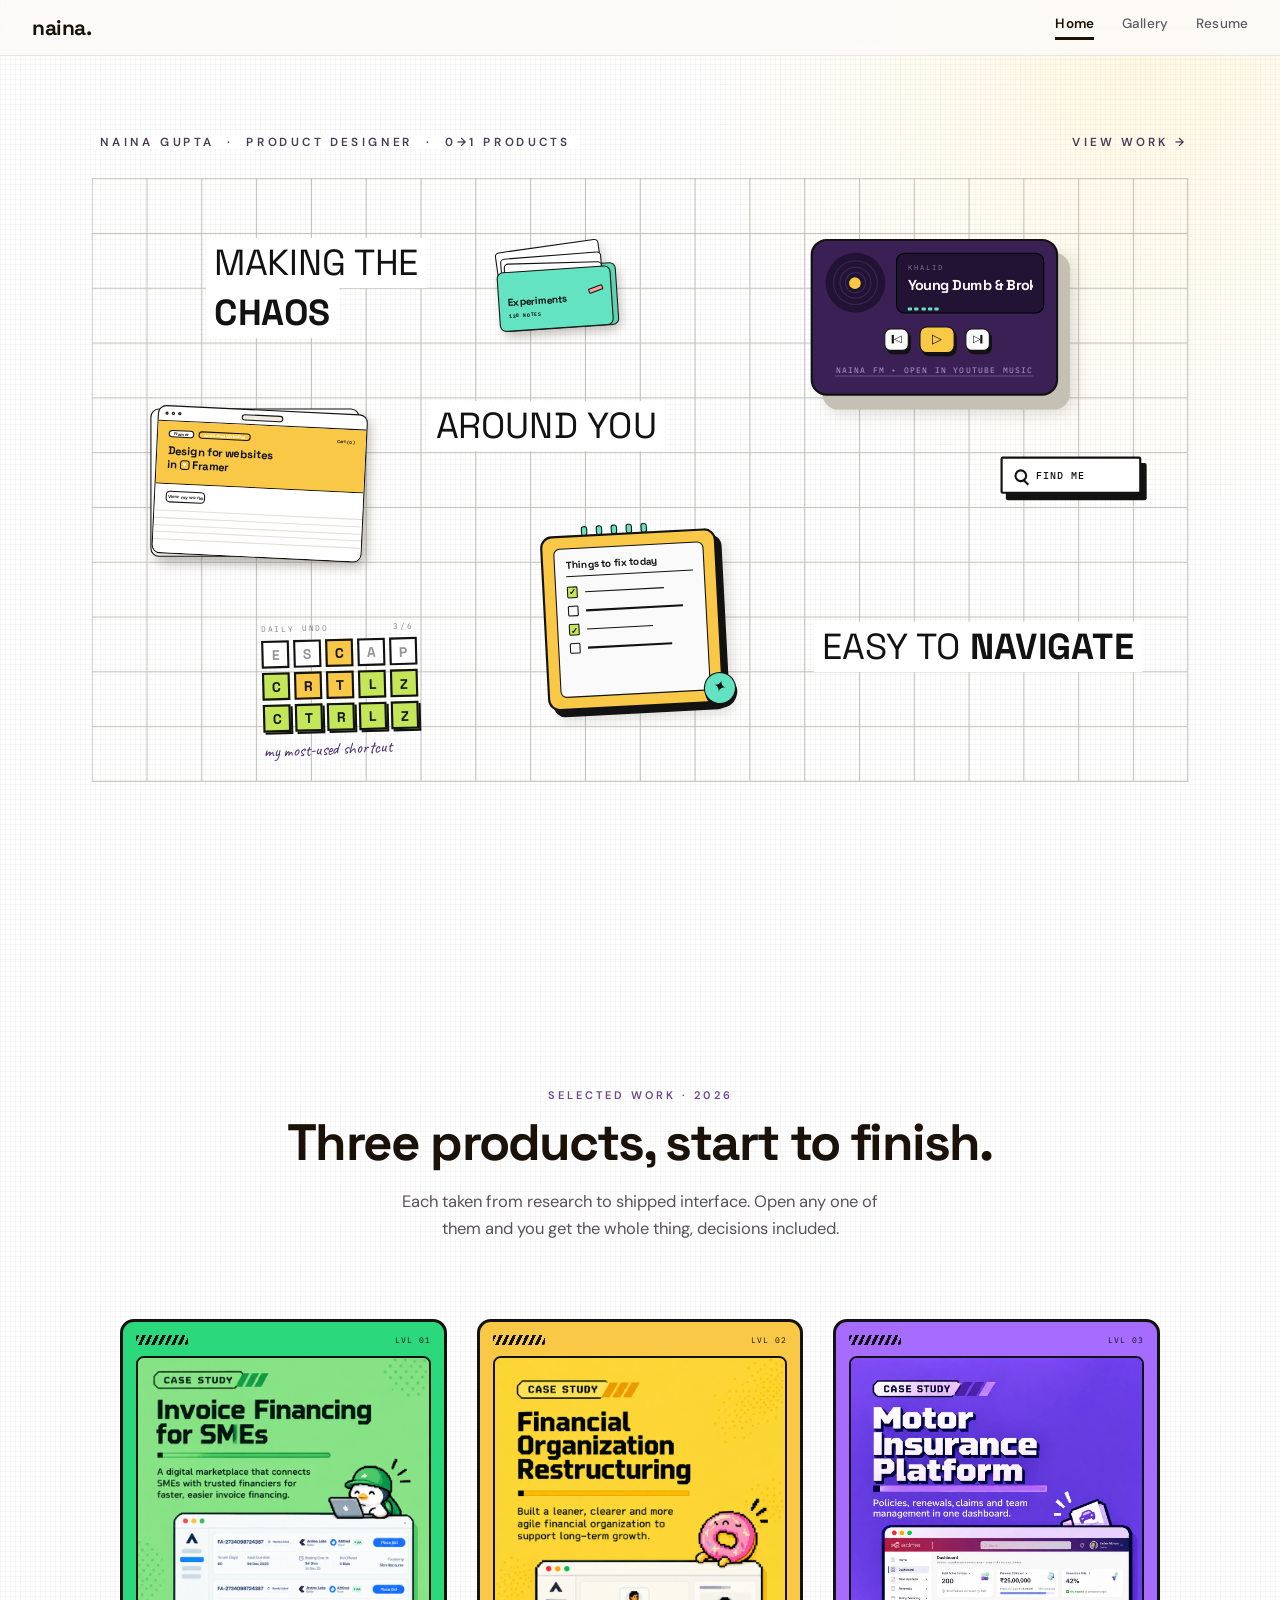
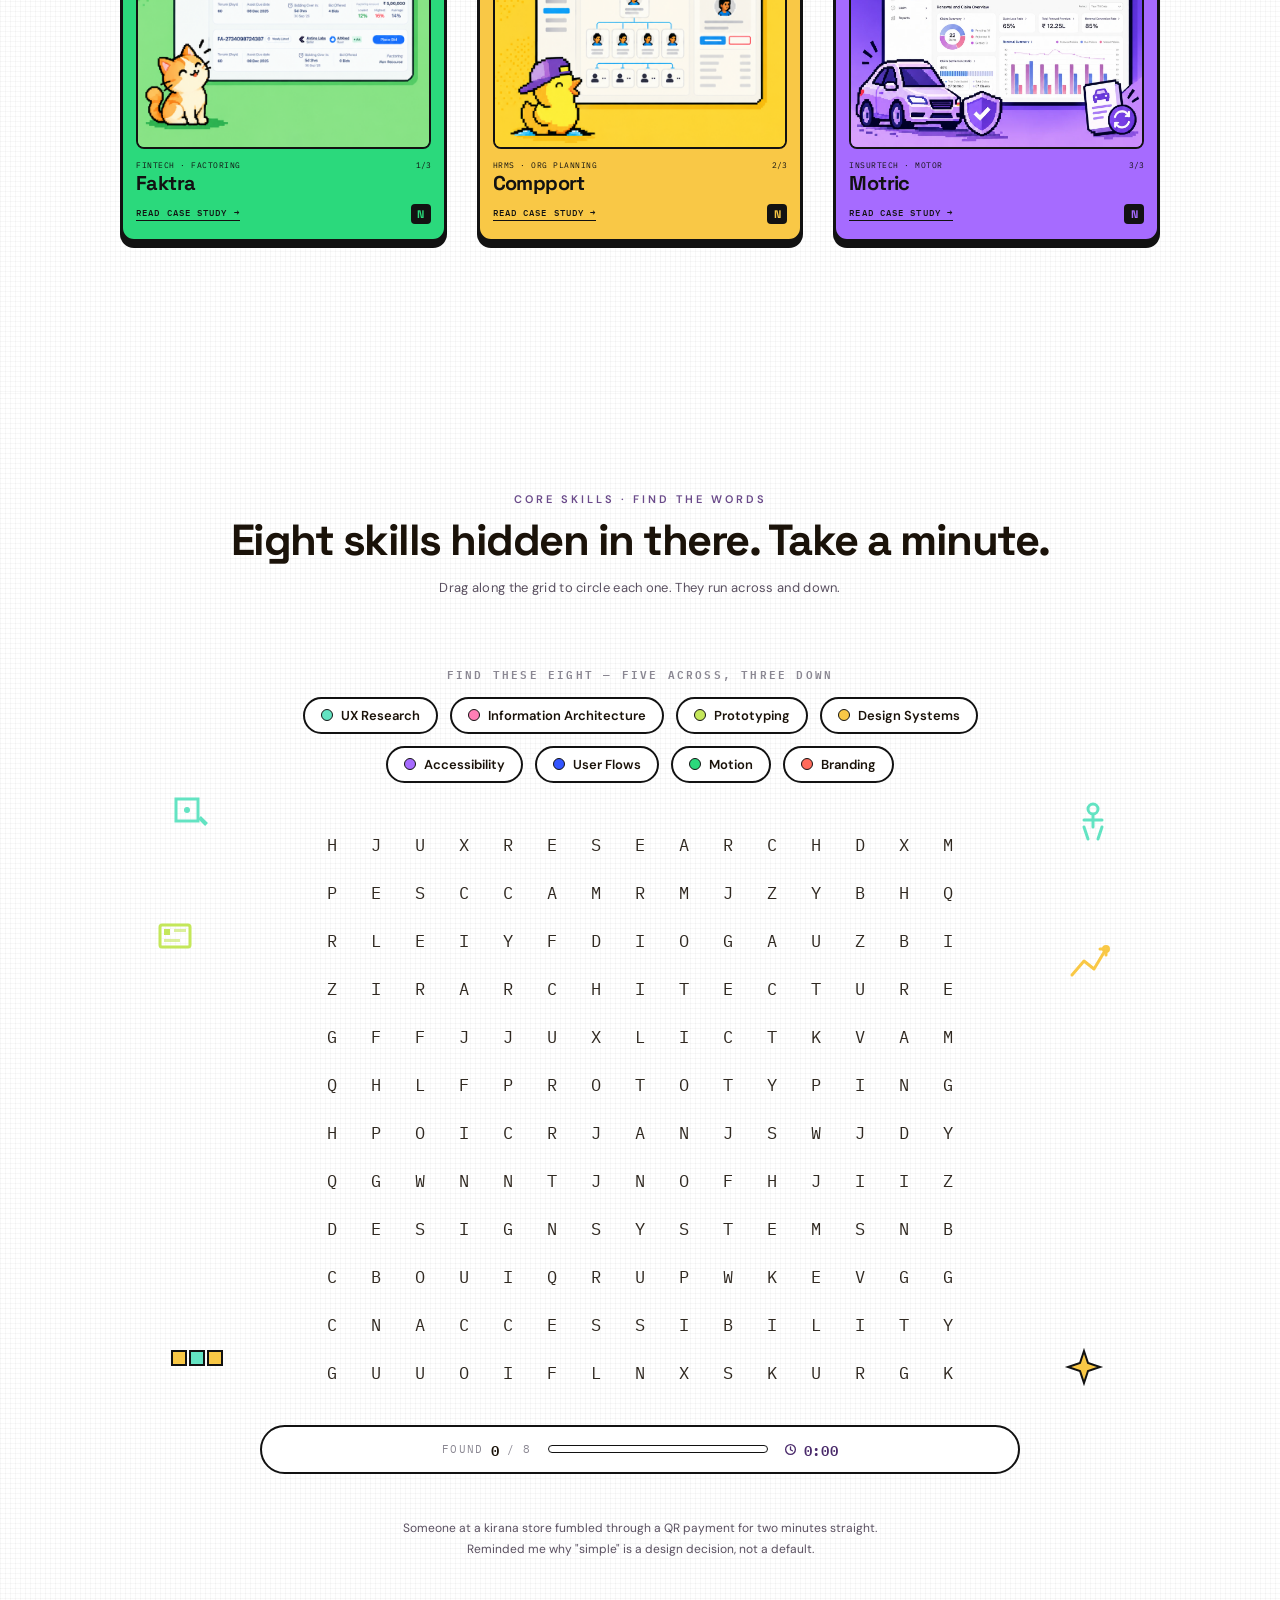
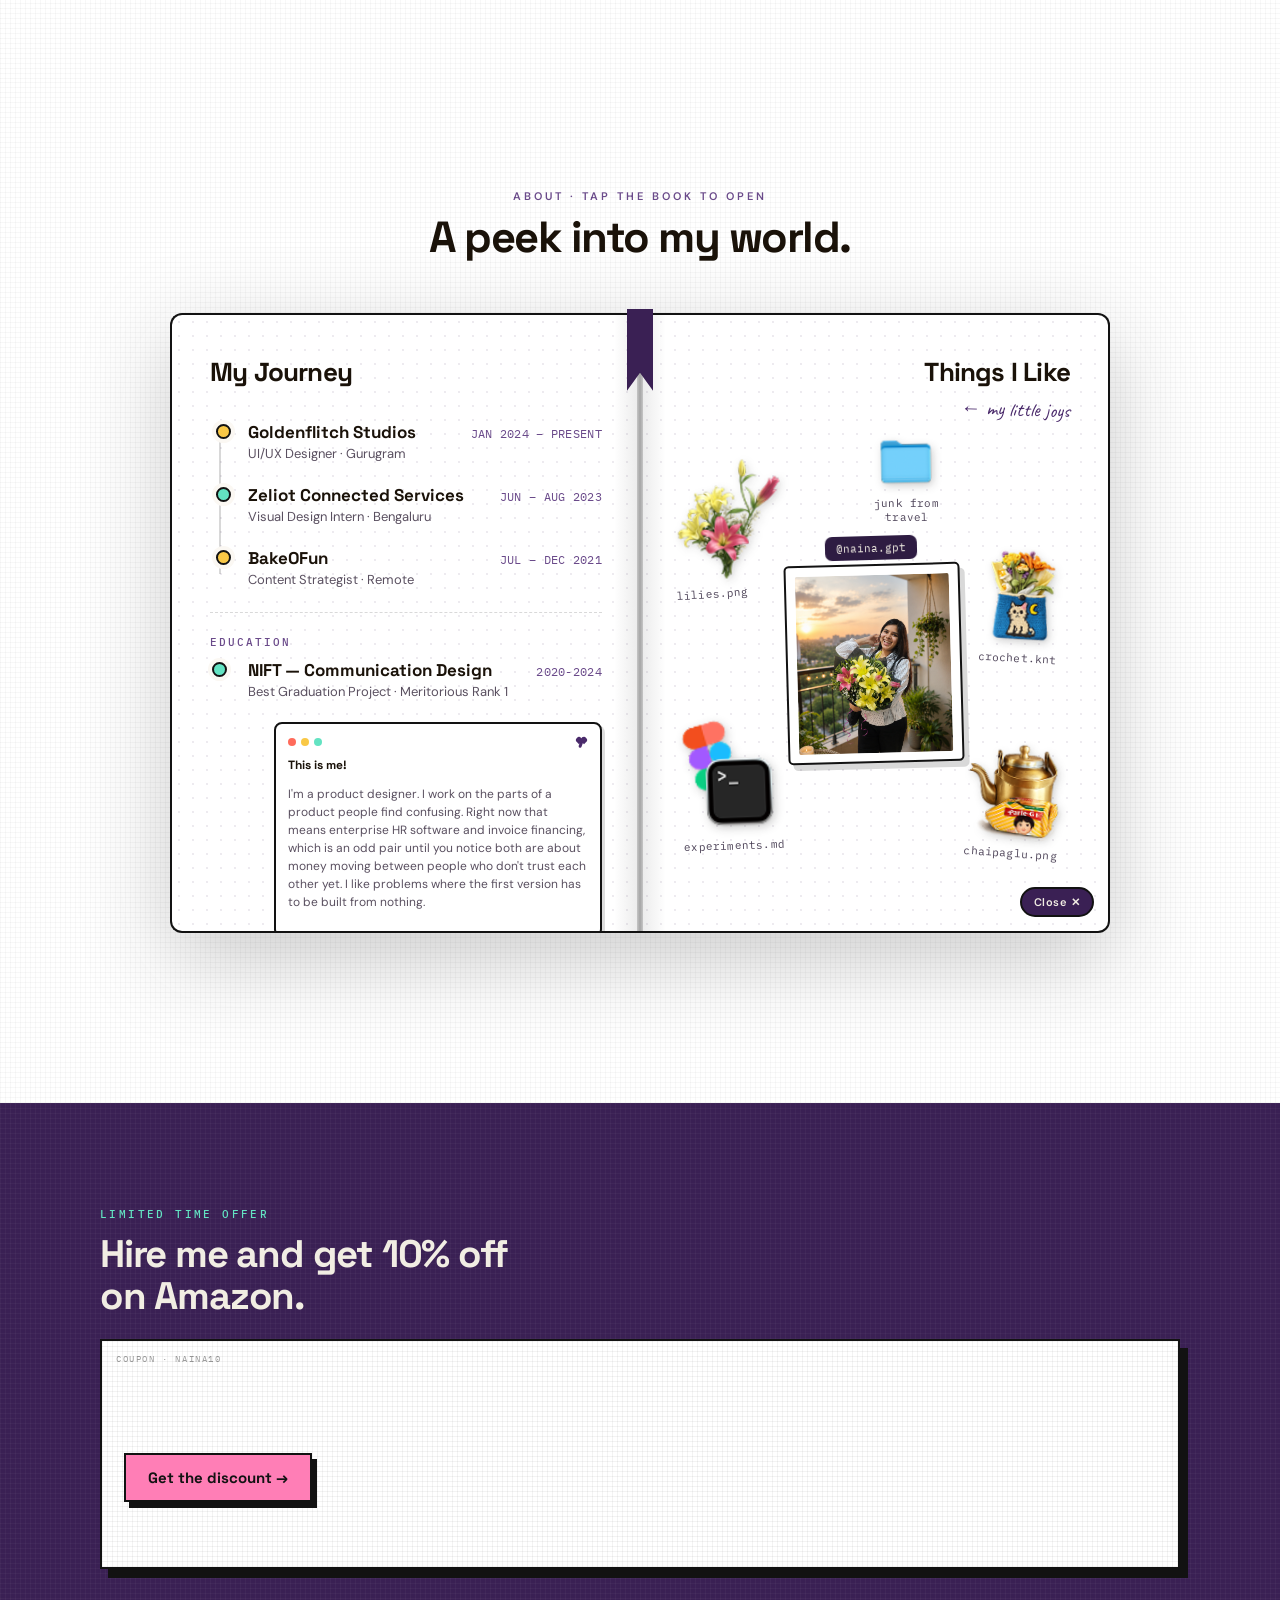
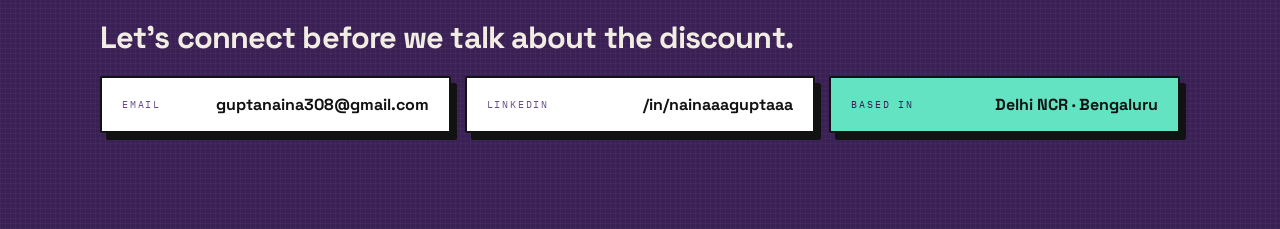
<file: index.html>
<!DOCTYPE html>
<html lang="en">
<head>
<meta charset="utf-8">
<meta name="viewport" content="width=device-width, initial-scale=1">
<title>Naina Gupta — Product Designer</title>
<meta name="description" content="Naina Gupta, Product Designer. Making the chaos around you easy to navigate. 0→1 products, case studies, and side projects.">
<link rel="preconnect" href="https://fonts.googleapis.com">
<link rel="preconnect" href="https://fonts.gstatic.com" crossorigin>
<link href="https://fonts.googleapis.com/css2?family=Space+Grotesk:wght@400;500;600;700&family=DM+Sans:wght@400;500;600&family=Caveat:wght@500;600;700&family=IBM+Plex+Mono:wght@400;500;700&display=swap" rel="stylesheet">
<!-- set before the stylesheets so JS-only pre-states never flash -->
<script>document.documentElement.classList.add("js");</script>
<link rel="stylesheet" href="styles.css">
<link rel="stylesheet" href="nav.css">
<link rel="stylesheet" href="responsive.css">
<script src="nav.js" defer></script>
<script src="scroll.js" defer></script>
</head>
<body>
<div id="top" style="position: relative; min-height: 100vh; overflow: hidden; background: #ffffff; font-family: 'DM Sans',sans-serif">

  <!-- Paper-grain + faint pixel grid -->
  <div style="position:absolute; inset:0; z-index:0; pointer-events:none;
    background-image:repeating-linear-gradient(0deg,rgba(20,20,20,.03) 0,rgba(20,20,20,.03) 1px,transparent 1px,transparent 5px),
                     repeating-linear-gradient(90deg,rgba(20,20,20,.03) 0,rgba(20,20,20,.03) 1px,transparent 1px,transparent 5px);"></div>
  <!-- warm corner glow -->
  <div style="position:absolute; top:-10%; right:-6%; width:56%; height:70%; z-index:0; pointer-events:none;
    background:radial-gradient(ellipse at 70% 20%, rgba(255,210,74,.16) 0%, transparent 62%);"></div>

  <!-- NAV (fixed so it stays visible on scroll) -->
  <site-nav current="home"></site-nav>

  <!-- CONTENT — workbench stage -->
  <div id="wrapRef" style="position:relative; z-index:5; width:100%; overflow:hidden; display:flex; justify-content:center;">
  <div id="stageRef" style="width: 1440px; height: 900px; flex: none; transform-origin: top center; position: relative; overflow: hidden; color: #121212">

    <div id="gridRef" style="position:absolute; left:206.19px; top:167.41px; width:1027.62px; height:565.19px; opacity:.42; background-image:linear-gradient(to bottom,#6F6B5D 1px,transparent 1px),linear-gradient(to right,#6F6B5D 1px,transparent 1px); background-size:51.3805px 51.3805px; border-right:1px solid #6F6B5D; border-bottom:1px solid #6F6B5D;"></div>

    <div data-knockout="1" style="position:absolute; left:313px; top:223px; font-family:'Space Grotesk',sans-serif; font-size:34px; line-height:47px; letter-spacing:-.2px; background:#FFFFFF; padding:0 8px;">MAKING THE</div>
    <div data-knockout="1" style="position:absolute; left:313px; top:270px; font-family:'Space Grotesk',sans-serif; font-size:34px; line-height:47px; letter-spacing:-.2px; font-weight:700; background:#FFFFFF; padding:0 8px;">CHAOS</div>
    <div data-knockout="1" style="position:absolute; left:521px; top:376px; font-family:'Space Grotesk',sans-serif; font-size:34px; line-height:47px; letter-spacing:-.2px; background:#FFFFFF; padding:0 8px;">AROUND YOU</div>
    <div data-knockout="1" style="position:absolute; left:883px; top:583px; font-family:'Space Grotesk',sans-serif; font-size:34px; line-height:47px; letter-spacing:-.2px; background:#FFFFFF; padding:0 8px;">EASY TO <span style="font-weight:700;">NAVIGATE</span></div>

    <div style="position: absolute; left: 260.5px; top: 383.4px; width: 196.6px; height: 138.8px; border-radius: 8px; background: #FFFFFF; border: 1.2px solid #121212; box-shadow: 5px 6px 12px rgba(90,84,70,.28)"></div>

    <div class="site-card" style="position: absolute; left: 264.5px; top: 383.5px; width: 196.6px; height: 138.8px; border-radius: 8px; background: #FFFFFF; border: 1.2px solid #121212; transform: rotate(2.745deg); overflow: hidden; box-shadow: 4px 5px 10px rgba(90,84,70,.22); cursor: pointer; z-index: 3; transition: transform .32s cubic-bezier(.2,.85,.3,1.05), box-shadow .32s ease" data-hover="transform:rotate(0deg) scale(1.14); box-shadow:10px 14px 26px rgba(90,84,70,.3); z-index:9;">
      <div style="height:14.4px; border-bottom:1.2px solid #121212; display:flex; align-items:center; padding:0 6px; gap:3px; position:relative;">
        <div style="width:3px; height:3px; border-radius:50%; background:#FF6B5B; border:.5px solid #121212;"></div>
        <div style="width:3px; height:3px; border-radius:50%; background:#F9C846; border:.5px solid #121212;"></div>
        <div style="width:3px; height:3px; border-radius:50%; background:#63E3C2; border:.5px solid #121212;"></div>
        <div style="position:absolute; left:50%; transform:translateX(-50%); width:38.7px; height:6.2px; border-radius:3px; background:#F0ECE1; border:.6px solid #121212; font-size:3.6px; letter-spacing:.2px; display:flex; align-items:center; justify-content:center; color:#6b6659;"></div>
      </div>
      <div style="height:59px; background:#F9C846; border-bottom:1.2px solid #121212; padding:8px 10px 0; position:relative;">
        <div style="display:flex; align-items:center; gap:4px;">
          <div style="height:7px; padding:0 4px; border-radius:3.5px; background:#FFFFFF; border:.6px solid #121212; font-size:4px; font-weight:700; display:flex; align-items:center;">Framer</div>
          <div style="height:7px; padding:0 4px; border-radius:3.5px; background:#F9C846; border:.6px solid #121212; font-size:4px; font-weight:700; color:#FFF; display:flex; align-items:center;">Animated Websites</div>
          <div style="margin-left:auto; font-size:4px; font-weight:700;">Cart (0)</div>
        </div>
        <div style="margin-top:6px; font-family:'Space Grotesk',sans-serif; font-size:10.5px; font-weight:700; line-height:13px; letter-spacing:-.2px;">
          <div>Design for websites</div>
          <div style="display:flex; align-items:center; gap:3px;">
            <span>in</span>
            <span style="width:9px; height:9px; border-radius:2.5px; background:#F9C846; border:.6px solid #121212; display:flex; align-items:center; justify-content:center; font-size:6px; color:#FFF;">♥</span>
            <span>Framer</span>
          </div>
        </div>
      </div>
      <div style="padding:6px 10px 0; background:#FFFFFF; height:65px; position:relative;">
        <div style="height:10.8px; width:37px; border-radius:4px; background:#FFF; border:.6px solid #121212; font-size:4.2px; font-weight:700; display:flex; align-items:center; justify-content:center;">View my works</div>
        <div style="position:absolute; left:0; right:0; top:24px; display:flex; flex-direction:column; gap:6px;">
          <div style="height:.6px; background:#E3DFD5;"></div>
          <div style="height:.6px; background:#E3DFD5;"></div>
          <div style="height:.6px; background:#E3DFD5;"></div>
          <div style="height:.6px; background:#E3DFD5;"></div>
          <div style="height:.6px; background:#E3DFD5;"></div>
        </div>
      </div>
    </div>

    <div id="tidyZone" style="position:absolute; left:620px; top:470px; width:210px; height:205px; cursor:pointer;">
      <div id="padRef" style="position:absolute; left:9.5px; top:11px; width:164.5px; height:182px; transform:rotate(-3deg); transform-origin:50% 55%; transition:transform 450ms cubic-bezier(.2,.8,.25,1);">
        <div style="position:absolute; left:0; top:17.6px; width:164.5px; height:164.5px; box-sizing:border-box; border-radius:11px; background:#F9C846; border:2.2px solid #121212; box-shadow:5px 6px 0 #121212, 9px 10px 12px rgba(90,84,70,.2); padding:10px;">
          <div style="width:100%; height:100%; box-sizing:border-box; border-radius:6px; background:#FAFAFA; border:1.6px solid #121212; padding:9px 10px;">
            <div style="font-family:'Space Grotesk',sans-serif; font-size:9.5px; font-weight:700; letter-spacing:-.1px;">Things to fix today</div>
            <div style="height:1.6px; background:#121212; margin-top:4px;"></div>
            <div id="rowsRef" style="margin-top:9px; display:flex; flex-direction:column; gap:7.2px;">
              <div style="display:flex; align-items:center; gap:7px;">
                <div style="width:10.4px; height:10.4px; border-radius:1.4px; background:#C4E75A; border:1.6px solid #121212; display:flex; align-items:center; justify-content:center; font-size:8px; line-height:1; font-weight:700;">✓</div>
                <div style="height:1.6px; width:74px; background:#121212;"></div>
              </div>
              <div style="display:flex; align-items:center; gap:7px;">
                <div id="box2Ref" style="width:10.4px; height:10.4px; border-radius:1.4px; background:#FAFAFA; border:1.6px solid #121212; display:flex; align-items:center; justify-content:center; font-size:8px; line-height:1; font-weight:700; transition:background 240ms ease;"><span id="tick2Ref" style="opacity:0; transition:opacity 200ms ease 120ms;">✓</span></div>
                <div style="height:1.6px; width:91px; background:#121212;"></div>
              </div>
              <div style="display:flex; align-items:center; gap:7px;">
                <div style="width:10.4px; height:10.4px; border-radius:1.4px; background:#C4E75A; border:1.6px solid #121212; display:flex; align-items:center; justify-content:center; font-size:8px; line-height:1; font-weight:700;">✓</div>
                <div style="height:1.6px; width:62px; background:#121212;"></div>
              </div>
              <div style="display:flex; align-items:center; gap:7px;">
                <div id="box4Ref" style="width:10.4px; height:10.4px; border-radius:1.4px; background:#FAFAFA; border:1.6px solid #121212; display:flex; align-items:center; justify-content:center; font-size:8px; line-height:1; font-weight:700; transition:background 240ms ease 100ms;"><span id="tick4Ref" style="opacity:0; transition:opacity 200ms ease 220ms;">✓</span></div>
                <div style="height:1.6px; width:79px; background:#121212;"></div>
              </div>
            </div>
          </div>
        </div>
        <div style="position:absolute; left:38.5px; top:10px; display:flex; gap:8.2px;">
          <div style="width:6px; height:9.3px; border-radius:2.5px; background:#63E3C2; border:1.6px solid #121212;"></div>
          <div style="width:6px; height:9.3px; border-radius:2.5px; background:#63E3C2; border:1.6px solid #121212;"></div>
          <div style="width:6px; height:9.3px; border-radius:2.5px; background:#63E3C2; border:1.6px solid #121212;"></div>
          <div style="width:6px; height:9.3px; border-radius:2.5px; background:#63E3C2; border:1.6px solid #121212;"></div>
          <div style="width:6px; height:9.3px; border-radius:2.5px; background:#63E3C2; border:1.6px solid #121212;"></div>
        </div>
      </div>
      <div id="badgeRef" style="position:absolute; left:160px; top:160px; width:29.6px; height:29.6px; box-sizing:border-box; border-radius:50%; background:#63E3C2; border:1.7px solid #121212; transform:rotate(15deg); display:flex; align-items:center; justify-content:center; font-size:15px; line-height:1; box-shadow:2px 3px 0 #121212; transition:transform 450ms cubic-bezier(.2,.8,.25,1), background 300ms ease;">✦</div>
    </div>

    <div id="folderZone" style="position: absolute; left: 576px; top: 196px; width: 124px; height: 116px; cursor: pointer">
      <div style="position:absolute; left:14px; top:53px; width:109px; height:59px; border-radius:6px; background:#63E3C2; border:1.7px solid #121212; transform:rotate(-3.85deg); padding:22px 8px 0; box-sizing:border-box; box-shadow:3px 4px 10px rgba(90,84,70,.22);">
        <div style="font-family:'Space Grotesk',sans-serif; font-size:9.5px; font-weight:700; letter-spacing:-.1px;">Experiments</div>
        <div style="font-family:'IBM Plex Mono',monospace; font-size:4.6px; font-weight:700; letter-spacing:.4px; margin-top:3px; color:#121212;">128 NOTES</div>
        <div style="position:absolute; right:7px; top:18px; width:14px; height:5px; border-radius:1px; background:#FF9E9E; border:1px solid #121212; transform:rotate(-16deg);"></div>
      </div>
      <div id="sheet1Ref" style="position:absolute; left:12px; top:34px; width:98px; height:36px; box-sizing:border-box; transform:rotate(-8deg); transform-origin:50% 100%; transition:transform 420ms cubic-bezier(.2,.8,.25,1); background:#FFFFFF; border:1.6px solid #121212; border-radius:4px; padding:5px 7px; box-shadow:3px 4px 9px rgba(90,84,70,.2);">
        <div id="label1Ref" style="font-family:'IBM Plex Mono',monospace; font-size:6px; font-weight:500; letter-spacing:.5px; color:#B7B7B7; opacity:0; transition:opacity 260ms ease; margin-bottom:4px;">FRAMER ANIMATIONS</div>
        <div style="display:flex; flex-direction:column; gap:3.4px;">
          <div style="height:1.4px; width:82px; background:#C9C9C9;"></div>
          <div style="height:1.4px; width:82px; background:#C9C9C9;"></div>
          <div style="height:1.4px; width:58px; background:#C9C9C9;"></div>
        </div>
      </div>
      <div id="sheet2Ref" style="position:absolute; left:15px; top:43px; width:95px; height:33px; box-sizing:border-box; transform:rotate(-4.5deg); transform-origin:50% 100%; transition:transform 420ms cubic-bezier(.2,.8,.25,1); background:#FFFFFF; border:1.6px solid #121212; border-radius:4px; padding:5px 7px;">
        <div id="label2Ref" style="font-family:'IBM Plex Mono',monospace; font-size:6px; font-weight:500; letter-spacing:.5px; color:#B7B7B7; opacity:0; transition:opacity 260ms ease; margin-bottom:4px;">VISUAL EXPERIMENTS</div>
        <div style="display:flex; flex-direction:column; gap:3.4px;">
          <div style="height:1.4px; width:80px; background:#C9C9C9;"></div>
          <div style="height:1.4px; width:80px; background:#C9C9C9;"></div>
          <div style="height:1.4px; width:52px; background:#C9C9C9;"></div>
        </div>
      </div>
      <div id="sheet3Ref" style="position:absolute; left:17px; top:50px; width:92px; height:31px; box-sizing:border-box; transform:rotate(-1.5deg); transform-origin:50% 100%; transition:transform 420ms cubic-bezier(.2,.8,.25,1); background:#FFFFFF; border:1.6px solid #121212; border-radius:4px; padding:5px 7px;">
        <div id="label3Ref" style="font-family:'IBM Plex Mono',monospace; font-size:6.2px; font-weight:700; letter-spacing:.4px; color:#121212; opacity:0; transition:opacity 260ms ease; margin-bottom:4px;">CLAUDE VIBECODING</div>
        <div style="display:flex; flex-direction:column; gap:3.4px;">
          <div style="height:1.4px; width:78px; background:#C9C9C9;"></div>
          <div style="height:1.4px; width:78px; background:#C9C9C9;"></div>
          <div style="height:1.4px; width:48px; background:#C9C9C9;"></div>
        </div>
      </div>
      <div style="position:absolute; left:11px; top:56px; width:107px; height:56px; border-radius:6px; background:#63E3C2; border:1.7px solid #121212; transform:rotate(-3.85deg); padding:22px 8px 0; box-sizing:border-box; box-shadow:3px 4px 10px rgba(90,84,70,.22);">
        <div style="font-family:'Space Grotesk',sans-serif; font-size:9.5px; font-weight:700; letter-spacing:-.1px;">Experiments</div>
        <div style="font-family:'IBM Plex Mono',monospace; font-size:4.6px; font-weight:700; letter-spacing:.4px; margin-top:3px; color:#121212;">128 NOTES</div>
        <div style="position:absolute; right:7px; top:18px; width:14px; height:5px; border-radius:1px; background:#FF9E9E; border:1px solid #121212; transform:rotate(-16deg);"></div>
      </div>
    </div>

    <div id="radioCard" style="position: absolute; left: 880px; top: 223.6px; width: 232.4px; height: 147.9px; border-radius: 15px; background: #3A2054; border: 2.1px solid #121212; box-shadow: 11px 13px 0 #C5C0B4, 14px 16px 16px rgba(90,84,70,.22)">
      <div style="position:absolute; left:11.7px; top:11.7px; width:56px; height:56px; border-radius:50%; background:#221233; display:flex; align-items:center; justify-content:center;">
        <div class="vinyl" style="width:42px; height:42px; border-radius:50%; border:1px solid #3E2757; display:flex; align-items:center; justify-content:center;">
          <div style="width:30px; height:30px; border-radius:50%; border:1px solid #3E2757; display:flex; align-items:center; justify-content:center;">
            <div style="width:20px; height:20px; border-radius:50%; border:1px solid #3E2757; display:flex; align-items:center; justify-content:center;">
              <div style="width:13px; height:13px; border-radius:50%; background:#F9C846; border:1px solid #121212;"></div>
            </div>
          </div>
        </div>
      </div>
      <div style="position:absolute; left:78px; top:11.5px; width:138.9px; height:56.5px; box-sizing:border-box; border-radius:8px; background:#221233; border:1.6px solid #000; padding:8px 10px;">
        <div id="trackIdx" style="font-family:'IBM Plex Mono',monospace; font-size:6.6px; letter-spacing:1.6px; color:#8A7AA0;">KHALID</div>
        <div id="trackName" style="font-family:'Space Grotesk',sans-serif; font-size:13.5px; font-weight:700; letter-spacing:-.2px; margin-top:4px;"><a href="https://music.youtube.com/watch?v=IPfJnp1guPc" target="_blank" rel="noopener noreferrer" title="Young Dumb &amp; Broke — Khalid, on YouTube Music"><span class="mq"><span class="cp">Young Dumb &amp; Broke</span><span class="cp dup" aria-hidden="true">Young Dumb &amp; Broke</span></span></a></div>
        <div class="eq" style="display:flex; align-items:flex-end; gap:2.1px; margin-top:6px; height:9px;">
          <span></span><span></span><span></span><span></span><span></span>
        </div>
      </div>
      <div style="position:absolute; left:67px; top:80px; display:flex; align-items:center; gap:10px;">
        <div id="prevBtn" style="width:23px; height:21px; border-radius:6px; background:#FAFAFA; border:1.6px solid #121212; box-shadow:2px 3px 0 #121212; display:flex; align-items:center; justify-content:center; gap:.5px; cursor:pointer;">
          <div style="width:1.6px; height:8px; background:#121212;"></div>
          <div style="font-size:9px; line-height:1;">◁</div>
        </div>
        <div id="playBtn" style="width:33px; height:25px; border-radius:7px; background:#F9C846; border:1.6px solid #121212; box-shadow:2px 3px 0 #121212; display:flex; align-items:center; justify-content:center; font-size:12px; line-height:1; cursor:pointer;">▷</div>
        <div id="nextBtn" style="width:23px; height:21px; border-radius:6px; background:#FAFAFA; border:1.6px solid #121212; box-shadow:2px 3px 0 #121212; display:flex; align-items:center; justify-content:center; gap:.5px; cursor:pointer;">
          <div style="font-size:9px; line-height:1;">▷</div>
          <div style="width:1.6px; height:8px; background:#121212;"></div>
        </div>
      </div>
      <div style="position:absolute; left:0; right:0; top:116px; text-align:center; font-family:'IBM Plex Mono',monospace; font-size:7.4px; font-weight:500; letter-spacing:1.8px; color:#9D86B8;"><a href="https://music.youtube.com/watch?v=IPfJnp1guPc" target="_blank" rel="noopener noreferrer" style="color:inherit; text-decoration:none; border-bottom:1px solid rgba(157,134,184,.5);">NAINA FM • OPEN IN YOUTUBE MUSIC</a></div>
    </div>

    <!-- wordle-style illustration — the answer is CTRLZ -->
    <div id="wordleCard" style="position: absolute; left: 366px; top: 583px; z-index: 4; transform: rotate(-1.5deg); width: 143px">
      <div style="display:flex; align-items:center; justify-content:space-between; margin-bottom:6px;">
        <span style="font-family:'IBM Plex Mono',monospace; font-size:7.5px; letter-spacing:1.4px; text-transform:uppercase; color:rgba(20,20,20,.5);">Daily undo</span>
        <span style="font-family:'IBM Plex Mono',monospace; font-size:7.5px; letter-spacing:1.4px; color:rgba(20,20,20,.5);">3/6</span>
      </div>
      <div style="display:grid; grid-template-rows:repeat(3,26px); gap:4px;">
        <div style="display:grid; grid-template-columns:repeat(5,26px); gap:4px;">
          <div style="display:flex; align-items:center; justify-content:center; background:#FFFFFF; border:2px solid #121212; font-family:'Space Grotesk',sans-serif; font-weight:700; font-size:13px; color:rgba(20,20,20,.45);">E</div>
          
          <div style="display:flex; align-items:center; justify-content:center; background:#FFFFFF; border:2px solid #121212; font-family:'Space Grotesk',sans-serif; font-weight:700; font-size:13px; color:rgba(20,20,20,.45);">S</div><div style="display:flex; align-items:center; justify-content:center; background:#F9C846; border:2px solid #121212; font-family:'Space Grotesk',sans-serif; font-weight:700; font-size:13px; color:#121212;">C</div>
          <div style="display:flex; align-items:center; justify-content:center; background:#FFFFFF; border:2px solid #121212; font-family:'Space Grotesk',sans-serif; font-weight:700; font-size:13px; color:rgba(20,20,20,.45);">A</div>
          <div style="display:flex; align-items:center; justify-content:center; background:#FFFFFF; border:2px solid #121212; font-family:'Space Grotesk',sans-serif; font-weight:700; font-size:13px; color:rgba(20,20,20,.45);">P</div>
        </div>
        <div style="display:grid; grid-template-columns:repeat(5,26px); gap:4px;">
          <div style="display:flex; align-items:center; justify-content:center; background:#C4E75A; border:2px solid #121212; font-family:'Space Grotesk',sans-serif; font-weight:700; font-size:13px; color:#121212;">C</div>
          <div style="display:flex; align-items:center; justify-content:center; background:#F9C846; border:2px solid #121212; font-family:'Space Grotesk',sans-serif; font-weight:700; font-size:13px; color:#121212;">R</div>
          <div style="display:flex; align-items:center; justify-content:center; background:#F9C846; border:2px solid #121212; font-family:'Space Grotesk',sans-serif; font-weight:700; font-size:13px; color:#121212;">T</div>
          <div style="display:flex; align-items:center; justify-content:center; background:#C4E75A; border:2px solid #121212; font-family:'Space Grotesk',sans-serif; font-weight:700; font-size:13px; color:#121212;">L</div>
          <div style="display:flex; align-items:center; justify-content:center; background:#C4E75A; border:2px solid #121212; font-family:'Space Grotesk',sans-serif; font-weight:700; font-size:13px; color:#121212;">Z</div>
        </div>
        <div style="display:grid; grid-template-columns:repeat(5,26px); gap:4px;">
          <div style="display:flex; align-items:center; justify-content:center; background:#C4E75A; border:2px solid #121212; box-shadow:2px 2px 0 #121212; font-family:'Space Grotesk',sans-serif; font-weight:700; font-size:13px; color:#121212;">C</div>
          <div style="display:flex; align-items:center; justify-content:center; background:#C4E75A; border:2px solid #121212; box-shadow:2px 2px 0 #121212; font-family:'Space Grotesk',sans-serif; font-weight:700; font-size:13px; color:#121212;">T</div>
          <div style="display:flex; align-items:center; justify-content:center; background:#C4E75A; border:2px solid #121212; box-shadow:2px 2px 0 #121212; font-family:'Space Grotesk',sans-serif; font-weight:700; font-size:13px; color:#121212;">R</div>
          <div style="display:flex; align-items:center; justify-content:center; background:#C4E75A; border:2px solid #121212; box-shadow:2px 2px 0 #121212; font-family:'Space Grotesk',sans-serif; font-weight:700; font-size:13px; color:#121212;">L</div>
          <div style="display:flex; align-items:center; justify-content:center; background:#C4E75A; border:2px solid #121212; box-shadow:2px 2px 0 #121212; font-family:'Space Grotesk',sans-serif; font-weight:700; font-size:13px; color:#121212;">Z</div>
        </div>
      </div>
      <div style="margin-top:7px; font-family:'Caveat',cursive; font-size:16px; color:#4A2A6B; transform:rotate(-1deg);">my most-used shortcut</div>
    </div>

    <a href="#contact" class="brut-search" style="position:absolute; left:1058px; top:428px; width:132px; text-decoration:none; display:flex; align-items:center; gap:8px;
      background:#FFFFFF; border:2.4px solid #121212; border-radius:2px; padding:9px 11px; box-shadow:5px 6px 0 #121212;
      transition:transform .12s ease, box-shadow .12s ease;" data-hover="transform:translate(3px,4px); box-shadow:1px 1px 0 #121212;">
      <span style="width:12px; height:12px; flex:none; border:2.2px solid #121212; border-radius:50%; position:relative;">
        <span style="position:absolute; right:-4px; bottom:-4px; width:7px; height:2.2px; background:#121212; transform:rotate(45deg);"></span>
      </span>
      <span style="font-family:'IBM Plex Mono',monospace; font-size:9.5px; font-weight:500; letter-spacing:.6px; text-transform:uppercase; color:#121212;">Find me</span>
    </a>

    <div id="heroEyebrow" data-knockout="1" style="position:absolute; left:206px; top:126px; background:#FFFFFF; padding:0 8px; font-size:11px; font-weight:600; letter-spacing:3px; text-transform:uppercase; color:#4A3A5A;">
      Naina Gupta &nbsp;·&nbsp; Product Designer &nbsp;·&nbsp; 0→1 Products
    </div>

    <a id="heroCta" href="#projects" style="position:absolute; right:206px; top:126px; text-decoration:none; font-size:11px; font-weight:600; letter-spacing:3px; text-transform:uppercase; color:#4A3A5A; transition:color .18s ease;" data-hover="color:#A66BFF;">View Work &rarr;</a>

  </div>
  </div>


</div>

  <!-- ═══════════════════════════════════════════════════════════
       SECTION 2 — PROJECT SHOWCASE
  ════════════════════════════════════════════════════════════ -->
  <div id="work" style="position:relative; z-index:20; background:#FFFFFF;
    padding:128px 64px 150px; font-family:'DM Sans',sans-serif; overflow:hidden;">

    <!-- Subtle pixel-grid texture on section bg -->
    <div style="position:absolute;inset:0;pointer-events:none;z-index:0;
      background-image:repeating-linear-gradient(0deg,rgba(20,20,20,.03) 0,rgba(20,20,20,.03) 1px,transparent 1px,transparent 5px),
                       repeating-linear-gradient(90deg,rgba(20,20,20,.03) 0,rgba(20,20,20,.03) 1px,transparent 1px,transparent 5px);"></div>

    <div style="position:relative;z-index:1;max-width:1040px;margin:0 auto;">

      <!-- Section header -->
      <div style="margin-bottom:76px; text-align:center;">
        <p style="margin:0 0 14px; font-size:11px; font-weight:600; letter-spacing:3px;
          text-transform:uppercase; color:#6A4A8A;">Selected work · 2026</p>
        <h2 style="margin:0; font-family:'Space Grotesk',sans-serif; font-weight:700;
          font-size:clamp(34px,4vw,54px); letter-spacing:-1.8px; color:#1A1209; line-height:1.04;">
          Three products, start to finish.
        </h2>
        <p style="margin:20px auto 0; max-width:480px; font-size:16.5px; line-height:1.62; color:#5A5060;">
          Each taken from research to shipped interface. Open any one of them and you get the whole thing, decisions included.
        </p>
      </div>

      <!-- Collectible card grid -->
      <div id="projects" class="proj-grid" data-spread data-slow style="display:grid; grid-template-columns:repeat(3,minmax(0,340px)); justify-content:center; gap:30px;">

        <!-- ══ Card 1 — FAKTRA ══ -->
        <div class="proj-card">
          <div class="peek" style="position:absolute; left:50%; top:0; z-index:0; width:74px; height:62px;
            background:#3355FF; border:3px solid #121212; border-radius:18px 18px 12px 12px;
            box-shadow:0 5px 0 rgba(20,20,20,.18);">
            <div style="position:absolute; top:-11px; left:9px; width:16px; height:16px; background:#3355FF; border:3px solid #121212; border-radius:5px 5px 0 0; transform:rotate(-14deg);"></div>
            <div style="position:absolute; top:-11px; right:9px; width:16px; height:16px; background:#3355FF; border:3px solid #121212; border-radius:5px 5px 0 0; transform:rotate(14deg);"></div>
            <div style="position:absolute; top:20px; left:16px; width:11px; height:11px; background:#fff; border:2px solid #121212; border-radius:50%;"><div style="width:4px;height:4px;background:#121212;border-radius:50%;margin:2px 0 0 3px;"></div></div>
            <div style="position:absolute; top:20px; right:16px; width:11px; height:11px; background:#fff; border:2px solid #121212; border-radius:50%;"><div style="width:4px;height:4px;background:#121212;border-radius:50%;margin:2px 0 0 1px;"></div></div>
            <div style="position:absolute; top:36px; left:50%; transform:translateX(-50%); width:14px; height:7px; border:2px solid #121212; border-top:none; border-radius:0 0 8px 8px;"></div>
          </div>
          <a class="card" href="case-study-faktra.html" style="position:relative; z-index:1; text-decoration:none; display:block; background:#2BD97C;
            border:3px solid #121212; border-radius:14px; padding:13px 13px 15px; box-shadow:0 6px 0 #121212;">
            <div style="display:flex; align-items:center; justify-content:space-between; margin-bottom:11px;">
              <div style="width:52px; height:10px; border-radius:2px; overflow:hidden;
                background:repeating-linear-gradient(115deg,#121212 0,#121212 3px,transparent 3px,transparent 6px);"></div>
              <span style="font-family:'IBM Plex Mono',monospace; font-size:8px; letter-spacing:1px; color:#121212;">LVL 01</span>
            </div>
            <div style="border-radius:8px; overflow:hidden; border:2px solid #121212; background:#D8FBE8; aspect-ratio:3/4;">
              <img src="assets/cs-thumb-faktra.png" alt="Faktra case study cover: Invoice Financing for SMEs — a digital marketplace connecting SMEs with financiers, over a screenshot of the bidding marketplace" style="width:100%; height:100%; object-fit:cover; display:block;">
            </div>
            <div style="display:flex; align-items:center; justify-content:space-between; margin:11px 0 3px;">
              <span style="font-family:'IBM Plex Mono',monospace; font-size:8px; letter-spacing:.5px; color:#121212;">FINTECH · FACTORING</span>
              <span style="font-family:'IBM Plex Mono',monospace; font-size:8px; color:#121212;">1/3</span>
            </div>
            <h3 style="margin:0; font-family:'Space Grotesk',sans-serif; font-weight:700;
              font-size:20px; letter-spacing:-.6px; color:#121212; line-height:1;">Faktra</h3>
            <div style="display:flex; align-items:center; justify-content:space-between; margin-top:11px;">
              <span style="font-family:'IBM Plex Mono',monospace; font-size:9px; font-weight:500; letter-spacing:1.1px; text-transform:uppercase; color:#121212; border-bottom:1.5px solid #121212; padding-bottom:2px;">Read case study →</span>
              <div style="width:20px; height:20px; border-radius:4px; background:#121212;
                display:flex; align-items:center; justify-content:center;">
                <span style="font-family:'Space Grotesk',sans-serif; font-size:11px; font-weight:700; color:#2BD97C;">N</span>
              </div>
            </div>
          </a>
        </div>        <!-- ══ Card 2 — COMPPORT ══ -->
        <div class="proj-card">
          <!-- peek character (behind) -->
          <div class="peek" style="position:absolute; left:50%; top:0; z-index:0; width:74px; height:62px;
            background:#63E3C2; border:3px solid #121212; border-radius:18px 18px 12px 12px;
            box-shadow:0 5px 0 rgba(20,20,20,.18);">
            <div style="position:absolute; top:-11px; left:9px; width:16px; height:16px; background:#63E3C2; border:3px solid #121212; border-radius:5px 5px 0 0; transform:rotate(-14deg);"></div>
            <div style="position:absolute; top:-11px; right:9px; width:16px; height:16px; background:#63E3C2; border:3px solid #121212; border-radius:5px 5px 0 0; transform:rotate(14deg);"></div>
            <div style="position:absolute; top:20px; left:16px; width:11px; height:11px; background:#fff; border:2px solid #121212; border-radius:50%;"><div style="width:4px;height:4px;background:#121212;border-radius:50%;margin:2px 0 0 3px;"></div></div>
            <div style="position:absolute; top:20px; right:16px; width:11px; height:11px; background:#fff; border:2px solid #121212; border-radius:50%;"><div style="width:4px;height:4px;background:#121212;border-radius:50%;margin:2px 0 0 1px;"></div></div>
            <div style="position:absolute; top:36px; left:50%; transform:translateX(-50%); width:14px; height:7px; border:2px solid #121212; border-top:none; border-radius:0 0 8px 8px;"></div>
          </div>
          <a class="card" href="case-study.html" style="position:relative; z-index:1; text-decoration:none; display:block; background:#F9C846;
            border:3px solid #121212; border-radius:14px; padding:13px 13px 15px; box-shadow:0 6px 0 #121212;">
            <div style="display:flex; align-items:center; justify-content:space-between; margin-bottom:11px;">
              <div style="width:52px; height:10px; border-radius:2px; overflow:hidden;
                background:repeating-linear-gradient(115deg,#121212 0,#121212 3px,transparent 3px,transparent 6px);"></div>
              <span style="font-family:'IBM Plex Mono',monospace; font-size:8px; letter-spacing:1px; color:#121212;">LVL 02</span>
            </div>
            <div style="border-radius:8px; overflow:hidden; border:2px solid #121212; background:#FBEAB0; aspect-ratio:3/4;">
              <img src="assets/cs-thumb-restructuring.png" alt="Compport case study cover: Financial Organization Restructuring — building a leaner financial org, over a screenshot of the org chart planner" style="width:100%; height:100%; object-fit:cover; display:block;">
            </div>
            <div style="display:flex; align-items:center; justify-content:space-between; margin:11px 0 3px;">
              <span style="font-family:'IBM Plex Mono',monospace; font-size:8px; letter-spacing:.5px; color:#121212;">HRMS · ORG PLANNING</span>
              <span style="font-family:'IBM Plex Mono',monospace; font-size:8px; color:#121212;">2/3</span>
            </div>
            <h3 style="margin:0; font-family:'Space Grotesk',sans-serif; font-weight:700;
              font-size:20px; letter-spacing:-.6px; color:#121212; line-height:1;">Compport</h3>
            <div style="display:flex; align-items:center; justify-content:space-between; margin-top:11px;">
              <span style="font-family:'IBM Plex Mono',monospace; font-size:9px; font-weight:500; letter-spacing:1.1px; text-transform:uppercase; color:#121212; border-bottom:1.5px solid #121212; padding-bottom:2px;">Read case study →</span>
              <div style="width:20px; height:20px; border-radius:4px; background:#121212;
                display:flex; align-items:center; justify-content:center;">
                <span style="font-family:'Space Grotesk',sans-serif; font-size:11px; font-weight:700; color:#F9C846;">N</span>
              </div>
            </div>
          </a>
        </div>

        <!-- ══ Card 3 — MOTRIC ══ -->
        <div class="proj-card">
          <div class="peek" style="position:absolute; left:50%; top:0; z-index:0; width:74px; height:62px;
            background:#FF7EB6; border:3px solid #121212; border-radius:18px 18px 12px 12px;
            box-shadow:0 5px 0 rgba(20,20,20,.18);">
            <div style="position:absolute; top:-11px; left:9px; width:16px; height:16px; background:#FF7EB6; border:3px solid #121212; border-radius:5px 5px 0 0; transform:rotate(-14deg);"></div>
            <div style="position:absolute; top:-11px; right:9px; width:16px; height:16px; background:#FF7EB6; border:3px solid #121212; border-radius:5px 5px 0 0; transform:rotate(14deg);"></div>
            <div style="position:absolute; top:20px; left:16px; width:11px; height:11px; background:#fff; border:2px solid #121212; border-radius:50%;"><div style="width:4px;height:4px;background:#121212;border-radius:50%;margin:2px 0 0 3px;"></div></div>
            <div style="position:absolute; top:20px; right:16px; width:11px; height:11px; background:#fff; border:2px solid #121212; border-radius:50%;"><div style="width:4px;height:4px;background:#121212;border-radius:50%;margin:2px 0 0 1px;"></div></div>
            <div style="position:absolute; top:36px; left:50%; transform:translateX(-50%); width:14px; height:7px; border:2px solid #121212; border-top:none; border-radius:0 0 8px 8px;"></div>
          </div>
          <a class="card" href="case-study-motric.html" style="position:relative; z-index:1; text-decoration:none; display:block; background:#A66BFF;
            border:3px solid #121212; border-radius:14px; padding:13px 13px 15px; box-shadow:0 6px 0 #121212;">
            <div style="display:flex; align-items:center; justify-content:space-between; margin-bottom:11px;">
              <div style="width:52px; height:10px; border-radius:2px; overflow:hidden;
                background:repeating-linear-gradient(115deg,#121212 0,#121212 3px,transparent 3px,transparent 6px);"></div>
              <span style="font-family:'IBM Plex Mono',monospace; font-size:8px; letter-spacing:1px; color:#121212;">LVL 03</span>
            </div>
            <div style="border-radius:8px; overflow:hidden; border:2px solid #121212; background:#E6D6FF; aspect-ratio:3/4;">
              <img src="assets/cs-thumb-motric.png" alt="Motric case study cover: Motor Insurance Platform — policies, renewals, claims and team management in one dashboard, over a screenshot of the dealer dashboard" style="width:100%; height:100%; object-fit:cover; display:block;">
            </div>
            <div style="display:flex; align-items:center; justify-content:space-between; margin:11px 0 3px;">
              <span style="font-family:'IBM Plex Mono',monospace; font-size:8px; letter-spacing:.5px; color:#121212;">INSURTECH · MOTOR</span>
              <span style="font-family:'IBM Plex Mono',monospace; font-size:8px; color:#121212;">3/3</span>
            </div>
            <h3 style="margin:0; font-family:'Space Grotesk',sans-serif; font-weight:700;
              font-size:20px; letter-spacing:-.6px; color:#121212; line-height:1;">Motric</h3>
            <div style="display:flex; align-items:center; justify-content:space-between; margin-top:11px;">
              <span style="font-family:'IBM Plex Mono',monospace; font-size:9px; font-weight:500; letter-spacing:1.1px; text-transform:uppercase; color:#121212; border-bottom:1.5px solid #121212; padding-bottom:2px;">Read case study →</span>
              <div style="width:20px; height:20px; border-radius:4px; background:#121212;
                display:flex; align-items:center; justify-content:center;">
                <span style="font-family:'Space Grotesk',sans-serif; font-size:11px; font-weight:700; color:#A66BFF;">N</span>
              </div>
            </div>
          </a>
        </div>

      </div>


    </div>
  </div>

  <!-- SECTION 2.5 — EXPERIMENTS TICKER (hidden for now) -->
  <div id="gallery" hidden style="position:relative; z-index:20; background:#FFFFFF; padding:96px 0 108px; font-family:'DM Sans',sans-serif; overflow:hidden;">
    <div style="position:absolute;inset:0;pointer-events:none;z-index:0; background-image:repeating-linear-gradient(0deg,rgba(20,20,20,.03) 0,rgba(20,20,20,.03) 1px,transparent 1px,transparent 5px), repeating-linear-gradient(90deg,rgba(20,20,20,.03) 0,rgba(20,20,20,.03) 1px,transparent 1px,transparent 5px);"></div>

    <div style="position:relative; z-index:1; max-width:1080px; margin:0 auto 54px; padding:0 64px; text-align:center;">
      <p style="margin:0 0 12px; font-size:11px; font-weight:600; letter-spacing:3px; text-transform:uppercase; color:#6A4A8A;">Side Quests</p>
      <h2 style="margin:0; font-family:'Space Grotesk',sans-serif; font-weight:700; font-size:clamp(30px,3.4vw,46px); letter-spacing:-1.5px; color:#1A1209; line-height:1.04;">Things nobody asked me to make.</h2>
      <p style="margin:16px 0 0; font-size:13px; color:#5A5060; letter-spacing:.3px;">Unbriefed, unpaid, unreasonably fun. Hover to stop the belt.</p>
    </div>

    <div style="position:relative; z-index:1; display:flex; flex-direction:column; gap:26px;">
      <div style="position:absolute; inset:0 auto 0 0; width:110px; z-index:3; pointer-events:none; background:linear-gradient(90deg,#FFFFFF 12%,rgba(255,255,255,0));"></div>
      <div style="position:absolute; inset:0 0 0 auto; width:110px; z-index:3; pointer-events:none; background:linear-gradient(270deg,#FFFFFF 12%,rgba(255,255,255,0));"></div>

      <div style="display:flex; gap:26px; width:max-content; animation:tickerL 42s linear infinite;" data-hover="animation-play-state:paused;">
        <div class="exp-tile" style="width:264px; flex:none; background:#F9C846; border:3px solid #121212; border-radius:14px; box-shadow:0 6px 0 #121212; padding:12px 12px 14px; transform:rotate(-1.4deg); transition:transform .3s cubic-bezier(.2,.85,.3,1.05), box-shadow .3s ease;" data-hover="transform:rotate(0deg) translateY(-6px) scale(1.03); box-shadow:0 12px 0 #121212;">
          <div style="border:2px solid #121212; border-radius:8px; overflow:hidden; background:#FFF7DF; height:176px; display:flex; align-items:center; justify-content:center;"><img src="assets/experiments.png" alt="experiment" style="max-width:86%; max-height:86%; display:block;"></div>
          <div style="display:flex; align-items:center; justify-content:space-between; margin-top:11px; font-family:'IBM Plex Mono',monospace; font-size:10px; letter-spacing:1px; color:#121212;"><span>NO. 01</span><span>PIXEL SCENE</span></div>
        </div>
        <div class="exp-tile" style="width:264px; flex:none; background:#C4E75A; border:3px solid #121212; border-radius:14px; box-shadow:0 6px 0 #121212; padding:12px 12px 14px; transform:rotate(1.8deg); transition:transform .3s cubic-bezier(.2,.85,.3,1.05), box-shadow .3s ease;" data-hover="transform:rotate(0deg) translateY(-6px) scale(1.03); box-shadow:0 12px 0 #121212;">
          <div style="border:2px solid #121212; border-radius:8px; overflow:hidden; background:#F4FBDD; height:176px; display:flex; align-items:center; justify-content:center;"><img src="assets/crochet.png" alt="crochet" style="max-width:86%; max-height:86%; display:block;"></div>
          <div style="display:flex; align-items:center; justify-content:space-between; margin-top:11px; font-family:'IBM Plex Mono',monospace; font-size:10px; letter-spacing:1px; color:#121212;"><span>NO. 02</span><span>CROCHET LOGS</span></div>
        </div>
        <div class="exp-tile" style="width:264px; flex:none; background:#63E3C2; border:3px solid #121212; border-radius:14px; box-shadow:0 6px 0 #121212; padding:12px 12px 14px; transform:rotate(-2.2deg); transition:transform .3s cubic-bezier(.2,.85,.3,1.05), box-shadow .3s ease;" data-hover="transform:rotate(0deg) translateY(-6px) scale(1.03); box-shadow:0 12px 0 #121212;">
          <div style="border:2px solid #121212; border-radius:8px; overflow:hidden; background:#E3FAF3; height:176px; display:flex; align-items:center; justify-content:center;"><img src="assets/lilies.png" alt="lilies" style="max-width:86%; max-height:86%; display:block;"></div>
          <div style="display:flex; align-items:center; justify-content:space-between; margin-top:11px; font-family:'IBM Plex Mono',monospace; font-size:10px; letter-spacing:1px; color:#121212;"><span>NO. 03</span><span>LILY STUDY</span></div>
        </div>
        <div class="exp-tile" style="width:264px; flex:none; background:#A66BFF; border:3px solid #121212; border-radius:14px; box-shadow:0 6px 0 #121212; padding:12px 12px 14px; transform:rotate(1.2deg); transition:transform .3s cubic-bezier(.2,.85,.3,1.05), box-shadow .3s ease;" data-hover="transform:rotate(0deg) translateY(-6px) scale(1.03); box-shadow:0 12px 0 #121212;">
          <div style="border:2px solid #121212; border-radius:8px; overflow:hidden; background:#F1E8FF; height:176px; display:flex; align-items:center; justify-content:center;"><img src="assets/chaipaglu.png" alt="chai" style="max-width:86%; max-height:86%; display:block;"></div>
          <div style="display:flex; align-items:center; justify-content:space-between; margin-top:11px; font-family:'IBM Plex Mono',monospace; font-size:10px; letter-spacing:1px; color:#121212;"><span>NO. 04</span><span>CHAI PAGLU</span></div>
        </div>
        <div class="exp-tile" style="width:264px; flex:none; background:#FF7EB6; border:3px solid #121212; border-radius:14px; box-shadow:0 6px 0 #121212; padding:12px 12px 14px; transform:rotate(-1deg); transition:transform .3s cubic-bezier(.2,.85,.3,1.05), box-shadow .3s ease;" data-hover="transform:rotate(0deg) translateY(-6px) scale(1.03); box-shadow:0 12px 0 #121212;">
          <div style="border:2px solid #121212; border-radius:8px; overflow:hidden; background:#FFEAF3; height:176px; display:flex; align-items:center; justify-content:center;"><img src="assets/folder.png" alt="folder" style="max-width:86%; max-height:86%; display:block;"></div>
          <div style="display:flex; align-items:center; justify-content:space-between; margin-top:11px; font-family:'IBM Plex Mono',monospace; font-size:10px; letter-spacing:1px; color:#121212;"><span>NO. 05</span><span>TRAVEL JUNK</span></div>
        </div>
        <div class="exp-tile" style="width:264px; flex:none; background:#FFFFFF; border:3px solid #121212; border-radius:14px; box-shadow:0 6px 0 #121212; padding:12px 12px 14px; transform:rotate(2deg); transition:transform .3s cubic-bezier(.2,.85,.3,1.05), box-shadow .3s ease;" data-hover="transform:rotate(0deg) translateY(-6px) scale(1.03); box-shadow:0 12px 0 #121212;">
          <div style="border:2px solid #121212; border-radius:8px; overflow:hidden; background:#F2EFE7; height:176px; display:flex; align-items:center; justify-content:center;"><img src="assets/me.png" alt="self portrait" style="width:100%; height:100%; object-fit:cover; display:block;"></div>
          <div style="display:flex; align-items:center; justify-content:space-between; margin-top:11px; font-family:'IBM Plex Mono',monospace; font-size:10px; letter-spacing:1px; color:#121212;"><span>NO. 06</span><span>SELF, 35MM</span></div>
        </div>
        <div class="exp-tile" style="width:264px; flex:none; background:#F9C846; border:3px solid #121212; border-radius:14px; box-shadow:0 6px 0 #121212; padding:12px 12px 14px; transform:rotate(-1.4deg); transition:transform .3s cubic-bezier(.2,.85,.3,1.05), box-shadow .3s ease;" data-hover="transform:rotate(0deg) translateY(-6px) scale(1.03); box-shadow:0 12px 0 #121212;">
          <div style="border:2px solid #121212; border-radius:8px; overflow:hidden; background:#FFF7DF; height:176px; display:flex; align-items:center; justify-content:center;"><img src="assets/experiments.png" alt="experiment" style="max-width:86%; max-height:86%; display:block;"></div>
          <div style="display:flex; align-items:center; justify-content:space-between; margin-top:11px; font-family:'IBM Plex Mono',monospace; font-size:10px; letter-spacing:1px; color:#121212;"><span>NO. 01</span><span>PIXEL SCENE</span></div>
        </div>
        <div class="exp-tile" style="width:264px; flex:none; background:#C4E75A; border:3px solid #121212; border-radius:14px; box-shadow:0 6px 0 #121212; padding:12px 12px 14px; transform:rotate(1.8deg); transition:transform .3s cubic-bezier(.2,.85,.3,1.05), box-shadow .3s ease;" data-hover="transform:rotate(0deg) translateY(-6px) scale(1.03); box-shadow:0 12px 0 #121212;">
          <div style="border:2px solid #121212; border-radius:8px; overflow:hidden; background:#F4FBDD; height:176px; display:flex; align-items:center; justify-content:center;"><img src="assets/crochet.png" alt="crochet" style="max-width:86%; max-height:86%; display:block;"></div>
          <div style="display:flex; align-items:center; justify-content:space-between; margin-top:11px; font-family:'IBM Plex Mono',monospace; font-size:10px; letter-spacing:1px; color:#121212;"><span>NO. 02</span><span>CROCHET LOGS</span></div>
        </div>
        <div class="exp-tile" style="width:264px; flex:none; background:#63E3C2; border:3px solid #121212; border-radius:14px; box-shadow:0 6px 0 #121212; padding:12px 12px 14px; transform:rotate(-2.2deg); transition:transform .3s cubic-bezier(.2,.85,.3,1.05), box-shadow .3s ease;" data-hover="transform:rotate(0deg) translateY(-6px) scale(1.03); box-shadow:0 12px 0 #121212;">
          <div style="border:2px solid #121212; border-radius:8px; overflow:hidden; background:#E3FAF3; height:176px; display:flex; align-items:center; justify-content:center;"><img src="assets/lilies.png" alt="lilies" style="max-width:86%; max-height:86%; display:block;"></div>
          <div style="display:flex; align-items:center; justify-content:space-between; margin-top:11px; font-family:'IBM Plex Mono',monospace; font-size:10px; letter-spacing:1px; color:#121212;"><span>NO. 03</span><span>LILY STUDY</span></div>
        </div>
        <div class="exp-tile" style="width:264px; flex:none; background:#A66BFF; border:3px solid #121212; border-radius:14px; box-shadow:0 6px 0 #121212; padding:12px 12px 14px; transform:rotate(1.2deg); transition:transform .3s cubic-bezier(.2,.85,.3,1.05), box-shadow .3s ease;" data-hover="transform:rotate(0deg) translateY(-6px) scale(1.03); box-shadow:0 12px 0 #121212;">
          <div style="border:2px solid #121212; border-radius:8px; overflow:hidden; background:#F1E8FF; height:176px; display:flex; align-items:center; justify-content:center;"><img src="assets/chaipaglu.png" alt="chai" style="max-width:86%; max-height:86%; display:block;"></div>
          <div style="display:flex; align-items:center; justify-content:space-between; margin-top:11px; font-family:'IBM Plex Mono',monospace; font-size:10px; letter-spacing:1px; color:#121212;"><span>NO. 04</span><span>CHAI PAGLU</span></div>
        </div>
        <div class="exp-tile" style="width:264px; flex:none; background:#FF7EB6; border:3px solid #121212; border-radius:14px; box-shadow:0 6px 0 #121212; padding:12px 12px 14px; transform:rotate(-1deg); transition:transform .3s cubic-bezier(.2,.85,.3,1.05), box-shadow .3s ease;" data-hover="transform:rotate(0deg) translateY(-6px) scale(1.03); box-shadow:0 12px 0 #121212;">
          <div style="border:2px solid #121212; border-radius:8px; overflow:hidden; background:#FFEAF3; height:176px; display:flex; align-items:center; justify-content:center;"><img src="assets/folder.png" alt="folder" style="max-width:86%; max-height:86%; display:block;"></div>
          <div style="display:flex; align-items:center; justify-content:space-between; margin-top:11px; font-family:'IBM Plex Mono',monospace; font-size:10px; letter-spacing:1px; color:#121212;"><span>NO. 05</span><span>TRAVEL JUNK</span></div>
        </div>
        <div class="exp-tile" style="width:264px; flex:none; background:#FFFFFF; border:3px solid #121212; border-radius:14px; box-shadow:0 6px 0 #121212; padding:12px 12px 14px; transform:rotate(2deg); transition:transform .3s cubic-bezier(.2,.85,.3,1.05), box-shadow .3s ease;" data-hover="transform:rotate(0deg) translateY(-6px) scale(1.03); box-shadow:0 12px 0 #121212;">
          <div style="border:2px solid #121212; border-radius:8px; overflow:hidden; background:#F2EFE7; height:176px; display:flex; align-items:center; justify-content:center;"><img src="assets/me.png" alt="self portrait" style="width:100%; height:100%; object-fit:cover; display:block;"></div>
          <div style="display:flex; align-items:center; justify-content:space-between; margin-top:11px; font-family:'IBM Plex Mono',monospace; font-size:10px; letter-spacing:1px; color:#121212;"><span>NO. 06</span><span>SELF, 35MM</span></div>
        </div>
      </div>

      <div style="display:flex; gap:26px; width:max-content; animation:tickerR 54s linear infinite;" data-hover="animation-play-state:paused;">
        <div style="display:flex; align-items:center; gap:14px; flex:none; padding:10px 20px; border:2.5px solid #121212; border-radius:30px; background:#FFFFFF; font-family:'IBM Plex Mono',monospace; font-size:12px; letter-spacing:1.5px; text-transform:uppercase; color:#1A1209;">Pixel art at 1am<span style="width:9px; height:9px; background:#F9C846; border:1.5px solid #121212;"></span></div>
        <div style="display:flex; align-items:center; gap:14px; flex:none; padding:10px 20px; border:2.5px solid #121212; border-radius:30px; background:#FFFFFF; font-family:'IBM Plex Mono',monospace; font-size:12px; letter-spacing:1.5px; text-transform:uppercase; color:#1A1209;">Crochet as a design system<span style="width:9px; height:9px; background:#C4E75A; border:1.5px solid #121212;"></span></div>
        <div style="display:flex; align-items:center; gap:14px; flex:none; padding:10px 20px; border:2.5px solid #121212; border-radius:30px; background:#FFFFFF; font-family:'IBM Plex Mono',monospace; font-size:12px; letter-spacing:1.5px; text-transform:uppercase; color:#1A1209;">Film rolls, mostly unlabelled<span style="width:9px; height:9px; background:#63E3C2; border:1.5px solid #121212;"></span></div>
        <div style="display:flex; align-items:center; gap:14px; flex:none; padding:10px 20px; border:2.5px solid #121212; border-radius:30px; background:#FFFFFF; font-family:'IBM Plex Mono',monospace; font-size:12px; letter-spacing:1.5px; text-transform:uppercase; color:#1A1209;">Type made from chai stains<span style="width:9px; height:9px; background:#A66BFF; border:1.5px solid #121212;"></span></div>
        <div style="display:flex; align-items:center; gap:14px; flex:none; padding:10px 20px; border:2.5px solid #121212; border-radius:30px; background:#FFFFFF; font-family:'IBM Plex Mono',monospace; font-size:12px; letter-spacing:1.5px; text-transform:uppercase; color:#1A1209;">Pixel art at 1am<span style="width:9px; height:9px; background:#F9C846; border:1.5px solid #121212;"></span></div>
        <div style="display:flex; align-items:center; gap:14px; flex:none; padding:10px 20px; border:2.5px solid #121212; border-radius:30px; background:#FFFFFF; font-family:'IBM Plex Mono',monospace; font-size:12px; letter-spacing:1.5px; text-transform:uppercase; color:#1A1209;">Crochet as a design system<span style="width:9px; height:9px; background:#C4E75A; border:1.5px solid #121212;"></span></div>
        <div style="display:flex; align-items:center; gap:14px; flex:none; padding:10px 20px; border:2.5px solid #121212; border-radius:30px; background:#FFFFFF; font-family:'IBM Plex Mono',monospace; font-size:12px; letter-spacing:1.5px; text-transform:uppercase; color:#1A1209;">Film rolls, mostly unlabelled<span style="width:9px; height:9px; background:#63E3C2; border:1.5px solid #121212;"></span></div>
        <div style="display:flex; align-items:center; gap:14px; flex:none; padding:10px 20px; border:2.5px solid #121212; border-radius:30px; background:#FFFFFF; font-family:'IBM Plex Mono',monospace; font-size:12px; letter-spacing:1.5px; text-transform:uppercase; color:#1A1209;">Type made from chai stains<span style="width:9px; height:9px; background:#A66BFF; border:1.5px solid #121212;"></span></div>
      </div>
    </div>
  </div>

  <!-- SECTION 3 — SKILLS WORD-SEARCH -->
  <div id="skills" style="position:relative; z-index:20; background:#FFFFFF; padding:100px 64px 120px; font-family:'DM Sans',sans-serif; overflow:hidden;">
    <div style="position:absolute;inset:0;pointer-events:none;z-index:0; background-image:repeating-linear-gradient(0deg,rgba(20,20,20,.03) 0,rgba(20,20,20,.03) 1px,transparent 1px,transparent 5px), repeating-linear-gradient(90deg,rgba(20,20,20,.03) 0,rgba(20,20,20,.03) 1px,transparent 1px,transparent 5px);"></div>
    <div style="position:relative;z-index:1;max-width:1080px;margin:0 auto;">
      <div style="margin-bottom:68px; text-align:center;">
        <p style="margin:0 0 12px; font-size:11px; font-weight:600; letter-spacing:3px; text-transform:uppercase; color:#6A4A8A;">Core Skills · Find the Words</p>
        <h2 style="margin:0; font-family:'Space Grotesk',sans-serif; font-weight:700; font-size:clamp(30px,3.4vw,46px); letter-spacing:-1.5px; color:#1A1209; line-height:1.04;">Eight skills hidden in there. Take a minute.</h2>
        <p style="margin:16px 0 0; font-size:13px; color:#5A5060; letter-spacing:.3px;">Drag along the grid to circle each one. They run across and down.</p>
      </div>
      <!-- The words to find, above the grid: you should know what you're
           looking for before you start looking. -->
      <div style="margin:0 auto 40px; max-width:760px;">
        <p id="wsHint" style="margin:0 0 14px; text-align:center; font-family:'IBM Plex Mono',monospace; font-size:10.5px; font-weight:600; letter-spacing:2.2px; text-transform:uppercase; color:#8A8792;">Find these eight &mdash; five across, three down</p>
        <div style="display:flex; flex-wrap:wrap; justify-content:center; gap:12px;">
          <span class="word-chip" data-chip="ux"><span class="dot" style="background:#63E3C2;"></span>UX Research</span>
          <span class="word-chip" data-chip="ia"><span class="dot" style="background:#FF7EB6;"></span>Information Architecture</span>
          <span class="word-chip" data-chip="proto"><span class="dot" style="background:#C4E75A;"></span>Prototyping</span>
          <span class="word-chip" data-chip="design"><span class="dot" style="background:#F9C846;"></span>Design Systems</span>
          <span class="word-chip" data-chip="access"><span class="dot" style="background:#A66BFF;"></span>Accessibility</span>
          <span class="word-chip" data-chip="flows"><span class="dot" style="background:#3355FF;"></span>User Flows</span>
          <span class="word-chip" data-chip="motion"><span class="dot" style="background:#2BD97C;"></span>Motion</span>
          <span class="word-chip" data-chip="brand"><span class="dot" style="background:#FF6B5B;"></span>Branding</span>
        </div>
      </div>
      <div style="position:relative; max-width:760px; margin:0 auto;">

        <!-- Floating pixel elements (in whitespace, repel from cursor) -->
        <div class="pixel-float" style="top:-30px; left:-88px;"><svg width="56" height="42" viewBox="0 0 56 42"><rect x="4" y="6" width="22" height="22" fill="none" stroke="#63E3C2" stroke-width="3"></rect><circle cx="15" cy="17" r="3" fill="#63E3C2"></circle><rect x="26" y="26" width="10" height="4" fill="#63E3C2" transform="rotate(45 31 28)"></rect></svg></div>
        <div class="pixel-float" style="top:96px; left:-104px;"><svg width="58" height="40" viewBox="0 0 58 40"><rect x="4" y="6" width="30" height="22" fill="none" stroke="#C4E75A" stroke-width="3" rx="2"></rect><rect x="8" y="10" width="6" height="6" fill="#C4E75A"></rect><rect x="18" y="10" width="12" height="3" fill="#C4E75A" opacity=".6"></rect><rect x="8" y="20" width="16" height="3" fill="#C4E75A" opacity=".6"></rect></svg></div>
        <div class="pixel-float" style="bottom:20px; left:-92px;"><svg width="60" height="30" viewBox="0 0 60 30"><rect x="4" y="6" width="14" height="14" fill="#F9C846" stroke="#121212" stroke-width="2"></rect><rect x="22" y="6" width="14" height="14" fill="#63E3C2" stroke="#121212" stroke-width="2"></rect><rect x="40" y="6" width="14" height="14" fill="#F9C846" stroke="#121212" stroke-width="2"></rect></svg></div>
        <div class="pixel-float" style="top:-24px; right:-96px;"><svg width="46" height="46" viewBox="0 0 46 46"><circle cx="23" cy="10" r="5" fill="none" stroke="#63E3C2" stroke-width="3"></circle><path d="M 23 16 L 23 28 M 14 21 L 32 21 M 14 28 L 18 40 M 32 28 L 28 40" stroke="#63E3C2" stroke-width="3" fill="none" stroke-linecap="round"></path></svg></div>
        <div class="pixel-float" style="top:120px; right:-108px;"><svg width="62" height="40" viewBox="0 0 62 40"><polyline points="6,32 18,18 28,26 40,6" fill="none" stroke="#F9C846" stroke-width="3" stroke-linecap="round" stroke-linejoin="round"></polyline><circle cx="40" cy="6" r="4" fill="#F9C846"></circle><polyline points="34,6 40,6 40,12" fill="none" stroke="#F9C846" stroke-width="3" stroke-linecap="round"></polyline></svg></div>
        <div class="pixel-float" style="bottom:8px; right:-84px;"><svg width="40" height="40" viewBox="0 0 40 40"><path d="M20 4 L24 16 L36 20 L24 24 L20 36 L16 24 L4 20 L16 16 Z" fill="#F9C846" stroke="#121212" stroke-width="2"></path></svg></div>

        <!-- Uniform 15-column word-search -->
        <div id="wsGrid" style="position:relative; display:flex; flex-direction:column; align-items:center; gap:4px;">
          <div style="display:flex; gap:10px;"><span class="wc">H</span><span class="wc">J</span><span class="wc">U</span><span class="wc">X</span><span class="wc">R</span><span class="wc">E</span><span class="wc">S</span><span class="wc">E</span><span class="wc">A</span><span class="wc">R</span><span class="wc">C</span><span class="wc">H</span><span class="wc">D</span><span class="wc">X</span><span class="wc">M</span></div>
          <div style="display:flex; gap:10px;"><span class="wc">P</span><span class="wc">E</span><span class="wc">S</span><span class="wc">C</span><span class="wc">C</span><span class="wc">A</span><span class="wc">M</span><span class="wc">R</span><span class="wc">M</span><span class="wc">J</span><span class="wc">Z</span><span class="wc">Y</span><span class="wc">B</span><span class="wc">H</span><span class="wc">Q</span></div>
          <div style="display:flex; gap:10px;"><span class="wc">R</span><span class="wc">L</span><span class="wc">E</span><span class="wc">I</span><span class="wc">Y</span><span class="wc">F</span><span class="wc">D</span><span class="wc">I</span><span class="wc">O</span><span class="wc">G</span><span class="wc">A</span><span class="wc">U</span><span class="wc">Z</span><span class="wc">B</span><span class="wc">I</span></div>
          <div style="display:flex; gap:10px;"><span class="wc">Z</span><span class="wc">I</span><span class="wc">R</span><span class="wc">A</span><span class="wc">R</span><span class="wc">C</span><span class="wc">H</span><span class="wc">I</span><span class="wc">T</span><span class="wc">E</span><span class="wc">C</span><span class="wc">T</span><span class="wc">U</span><span class="wc">R</span><span class="wc">E</span></div>
          <div style="display:flex; gap:10px;"><span class="wc">G</span><span class="wc">F</span><span class="wc">F</span><span class="wc">J</span><span class="wc">J</span><span class="wc">U</span><span class="wc">X</span><span class="wc">L</span><span class="wc">I</span><span class="wc">C</span><span class="wc">T</span><span class="wc">K</span><span class="wc">V</span><span class="wc">A</span><span class="wc">M</span></div>
          <div style="display:flex; gap:10px;"><span class="wc">Q</span><span class="wc">H</span><span class="wc">L</span><span class="wc">F</span><span class="wc">P</span><span class="wc">R</span><span class="wc">O</span><span class="wc">T</span><span class="wc">O</span><span class="wc">T</span><span class="wc">Y</span><span class="wc">P</span><span class="wc">I</span><span class="wc">N</span><span class="wc">G</span></div>
          <div style="display:flex; gap:10px;"><span class="wc">H</span><span class="wc">P</span><span class="wc">O</span><span class="wc">I</span><span class="wc">C</span><span class="wc">R</span><span class="wc">J</span><span class="wc">A</span><span class="wc">N</span><span class="wc">J</span><span class="wc">S</span><span class="wc">W</span><span class="wc">J</span><span class="wc">D</span><span class="wc">Y</span></div>
          <div style="display:flex; gap:10px;"><span class="wc">Q</span><span class="wc">G</span><span class="wc">W</span><span class="wc">N</span><span class="wc">N</span><span class="wc">T</span><span class="wc">J</span><span class="wc">N</span><span class="wc">O</span><span class="wc">F</span><span class="wc">H</span><span class="wc">J</span><span class="wc">I</span><span class="wc">I</span><span class="wc">Z</span></div>
          <div style="display:flex; gap:10px;"><span class="wc">D</span><span class="wc">E</span><span class="wc">S</span><span class="wc">I</span><span class="wc">G</span><span class="wc">N</span><span class="wc">S</span><span class="wc">Y</span><span class="wc">S</span><span class="wc">T</span><span class="wc">E</span><span class="wc">M</span><span class="wc">S</span><span class="wc">N</span><span class="wc">B</span></div>
          <div style="display:flex; gap:10px;"><span class="wc">C</span><span class="wc">B</span><span class="wc">O</span><span class="wc">U</span><span class="wc">I</span><span class="wc">Q</span><span class="wc">R</span><span class="wc">U</span><span class="wc">P</span><span class="wc">W</span><span class="wc">K</span><span class="wc">E</span><span class="wc">V</span><span class="wc">G</span><span class="wc">G</span></div>
          <div style="display:flex; gap:10px;"><span class="wc">C</span><span class="wc">N</span><span class="wc">A</span><span class="wc">C</span><span class="wc">C</span><span class="wc">E</span><span class="wc">S</span><span class="wc">S</span><span class="wc">I</span><span class="wc">B</span><span class="wc">I</span><span class="wc">L</span><span class="wc">I</span><span class="wc">T</span><span class="wc">Y</span></div>
          <div style="display:flex; gap:10px;"><span class="wc">G</span><span class="wc">U</span><span class="wc">U</span><span class="wc">O</span><span class="wc">I</span><span class="wc">F</span><span class="wc">L</span><span class="wc">N</span><span class="wc">X</span><span class="wc">S</span><span class="wc">K</span><span class="wc">U</span><span class="wc">R</span><span class="wc">G</span><span class="wc">K</span></div>
        </div>
      </div>

      <!-- The clock and the count, under the grid. Above it they split
           the words from the puzzle they belong to; below, the hints and
           the grid stay one object and the score reads as its footer.
           The clock only starts once someone actually touches the grid. -->
      <div class="ws-hud" id="wsHud">
        <span class="ws-stat"><span class="ws-k">Found</span><b id="wsFound">0</b><span class="ws-of">/ 8</span></span>
        <span class="ws-bar" aria-hidden="true"><i id="wsBar"></i></span>
        <span class="ws-stat ws-clock">
          <svg width="13" height="13" viewBox="0 0 24 24" aria-hidden="true" focusable="false"><circle cx="12" cy="12" r="9" fill="none" stroke="currentColor" stroke-width="2.4"></circle><path d="M12 7v5.4l3.4 2" fill="none" stroke="currentColor" stroke-width="2.4" stroke-linecap="round" stroke-linejoin="round"></path></svg>
          <b id="wsTime">0:00</b>
        </span>
      </div>

      <div style="margin-top:44px; text-align:center;">
        <p style="font-size: 13px; color: #5A5060; letter-spacing: .3px; line-height: 1.6; max-width: 500px; margin: 0 auto"><span style="font-size: 12px; letter-spacing: normal; text-align: start;">Someone at a kirana store fumbled through a QR payment for two minutes straight. Reminded me why "simple" is a design decision, not a default.</span></p>
      </div>

      <!-- Finishing the grid is the one thing on this page you can win, so
           it is worth a proper scoreboard rather than a quiet state change. -->
      <div class="ws-win" id="wsWin" hidden>
        <div class="ws-win-card" role="dialog" aria-modal="true" aria-labelledby="wsWinTitle">
          <div class="ws-win-confetti" id="wsConfetti" aria-hidden="true"></div>
          <p class="ws-win-kicker">&#9733; Congratulations &#9733;</p>
          <h3 class="ws-win-title" id="wsWinTitle">You know me.</h3>
          <p class="ws-win-sub">All eight skills found. That is the whole of what I do, in one grid.</p>
          <dl class="ws-score">
            <div><dt>Time</dt><dd id="wsScoreTime">0:00</dd></div>
            <div><dt>Words</dt><dd>8 / 8</dd></div>
            <div><dt>Hints used</dt><dd id="wsScoreHints">0</dd></div>
          </dl>
          <div class="ws-win-acts">
            <button class="ws-btn ws-btn-go" type="button" id="wsAgain">Play again</button>
            <button class="ws-btn" type="button" id="wsClose">Close</button>
          </div>
          <p class="ws-win-foot">Now go look at the work &rarr;</p>
        </div>
      </div>
    </div>
  </div>

  <!-- ═══════════════════════════════════════════
       SECTION 4 — JOURNAL (opens like a book)
  ═══════════════════════════════════════════ -->
  <div id="journal" style="position:relative; z-index:20; background:#FFFFFF; padding:110px 40px 130px; font-family:'DM Sans',sans-serif; overflow:hidden;">
    <div style="position:absolute;inset:0;pointer-events:none;z-index:0;
      background-image:repeating-linear-gradient(0deg,rgba(20,20,20,.03) 0,rgba(20,20,20,.03) 1px,transparent 1px,transparent 5px),
                       repeating-linear-gradient(90deg,rgba(20,20,20,.03) 0,rgba(20,20,20,.03) 1px,transparent 1px,transparent 5px);"></div>
    <div style="position:relative; z-index:1; max-width:1040px; margin:0 auto;">

      <div style="text-align:center; margin-bottom:52px;">
        <p style="margin:0 0 12px; font-size:11px; font-weight:600; letter-spacing:3px; text-transform:uppercase; color:#6A4A8A;">About · Tap the Book to Open</p>
        <h2 style="margin:0; font-family:'Space Grotesk',sans-serif; font-weight:700; font-size:clamp(30px,3.4vw,46px); letter-spacing:-1.5px; color:#1A1209; line-height:1.04;">A peek into my world.</h2>
      </div>

      <div id="journalBook" style="position:relative; height:660px; perspective:2400px; display:flex; justify-content:center;">

        <!-- ── OPEN SPREAD ── -->
        <div class="spread" style="position:absolute; top:0; left:50%; width:940px; height:620px; display:flex; cursor:pointer;
          filter:drop-shadow(0 26px 44px rgba(20,20,20,.22));">

          <!-- LEFT PAGE — journey -->
          <div style="flex:1; background:#FFFFFF; border:2.5px solid #121212; border-right:none; border-radius:12px 0 0 12px;
            padding:40px 38px; position:relative; overflow:hidden;
            background-image:radial-gradient(rgba(58,32,84,.09) 1px, transparent 1px); background-size:14px 14px;">
            <div style="position:absolute; top:0; right:0; width:26px; height:100%; background:linear-gradient(90deg, transparent, rgba(20,20,20,.09));"></div>

            <h3 style="margin: 0 0 32px; font-family: 'Space Grotesk',sans-serif; font-weight: 700; font-size: 26px; letter-spacing: -.8px; color: #1A1209">My Journey</h3>
            

            <div style="position:relative; padding-left:4px;">
              <div style="position:absolute; left:9px; top:8px; bottom:14px; width:2px; background:#121212; opacity:.16;"></div>

              <div style="position:relative; padding-left:34px; padding-bottom:22px;">
                <div style="position:absolute; left:2px; top:3px; width:15px; height:15px; border-radius:50%; background:#F9C846; border:2.5px solid #121212; box-shadow:0 0 0 4px #FBF8F3;"></div>
                <div style="display:flex; align-items:baseline; justify-content:space-between; gap:12px;">
                  <div style="font-family:'Space Grotesk',sans-serif; font-weight:700; font-size:17px; color:#1A1209;">Goldenflitch Studios</div>
                  <div style="font-family:'IBM Plex Mono',monospace; font-size:11.5px; color:#6A4A8A; letter-spacing:.3px; white-space:nowrap;">JAN 2024 – PRESENT</div>
                </div>
                <div style="font-size: 13px; color: #5A5060; margin-top: 2px">UI/UX Designer · Gurugram</div>
              </div>

              <div style="position:relative; padding-left:34px; padding-bottom:22px;">
                <div style="position:absolute; left:2px; top:3px; width:15px; height:15px; border-radius:50%; background:#63E3C2; border:2.5px solid #121212; box-shadow:0 0 0 4px #FBF8F3;"></div>
                <div style="display:flex; align-items:baseline; justify-content:space-between; gap:12px;">
                  <div style="font-family:'Space Grotesk',sans-serif; font-weight:700; font-size:17px; color:#1A1209;">Zeliot Connected Services</div>
                  <div style="font-family:'IBM Plex Mono',monospace; font-size:11.5px; color:#6A4A8A; letter-spacing:.3px; white-space:nowrap;">JUN – AUG 2023</div>
                </div>
                <div style="font-size: 13px; color: #5A5060; margin-top: 2px">Visual Design Intern · Bengaluru</div>
              </div>

              <div style="position:relative; padding-left:34px;">
                <div style="position:absolute; left:2px; top:3px; width:15px; height:15px; border-radius:50%; background:#F9C846; border:2.5px solid #121212; box-shadow:0 0 0 4px #FBF8F3;"></div>
                <div style="display:flex; align-items:baseline; justify-content:space-between; gap:12px;">
                  <div style="font-family:'Space Grotesk',sans-serif; font-weight:700; font-size:17px; color:#1A1209;">BakeOFun</div>
                  <div style="font-family:'IBM Plex Mono',monospace; font-size:11.5px; color:#6A4A8A; letter-spacing:.3px; white-space:nowrap;">JUL – DEC 2021</div>
                </div>
                <div style="font-size: 13px; color: #5A5060; margin-top: 2px">Content Strategist · Remote</div>
              </div>
            </div><div style="margin-top: 24px; padding-top: 22px; border-top: 1.5px dashed rgba(20,20,20,.16)">
              <div style="font-family:'IBM Plex Mono',monospace; font-size:10.5px; font-weight:500; letter-spacing:2px; text-transform:uppercase; color:#6A4A8A; margin-bottom:10px;">Education</div>
              <div style="position:relative; padding-left:38px;">
                <div style="position:absolute; left:2px; top:3px; width:15px; height:15px; border-radius:50%; background:#63E3C2; border:2.5px solid #121212; box-shadow:0 0 0 4px #FBF8F3;"></div>
                <div style="display:flex; align-items:baseline; justify-content:space-between; gap:12px;">
                  <div style="font-family:'Space Grotesk',sans-serif; font-weight:700; font-size:17px; color:#1A1209;">NIFT — Communication Design</div>
                  <div style="font-family:'IBM Plex Mono',monospace; font-size:11.5px; color:#6A4A8A; letter-spacing:.3px; white-space:nowrap;">2020-2024</div>
                </div>
                <div style="font-size: 13px; color: #5A5060; margin-top: 2px">Best Graduation Project · Meritorious Rank 1</div>
              </div>
            </div>

            

            <!-- Today note (mac-window style) -->
            <div style="position: relative; margin: 22px 0 0 64px; background: #FFFFFF; border: 2px solid #121212; border-radius: 8px; padding: 12px 12px; box-shadow: 3px 3px 0 rgba(20,20,20,.14); max-width: 360px">
              <div style="display:flex; align-items:center; justify-content:space-between; margin-bottom:8px;">
                <div style="display:flex; gap:5px;">
                  <span style="width:8px; height:8px; border-radius:50%; background:#FF6B5B; display:block;"></span>
                  <span style="width:8px; height:8px; border-radius:50%; background:#F9C846; display:block;"></span>
                  <span style="width:8px; height:8px; border-radius:50%; background:#63E3C2; display:block;"></span>
                </div>
                <div style="width:13px; height:13px; position:relative;">
                  <div style="position:absolute; top:1px; left:5px; width:3px; height:11px; background:#4A2A6B; border-radius:2px; transform:rotate(20deg);"></div>
                  <div style="position:absolute; top:1px; left:1px; width:6px; height:6px; background:#4A2A6B; border-radius:50% 50% 50% 0; transform:rotate(-45deg);"></div>
                  <div style="position:absolute; top:1px; left:6px; width:6px; height:6px; background:#4A2A6B; border-radius:50% 50% 0 50%; transform:rotate(45deg);"></div>
                </div>
              </div>
              <div style="font-family:'Space Grotesk',sans-serif; font-weight:700; font-size:12px; color:#1A1209; margin-bottom:4px;">This is me!</div>
              <div style="font-size:12px; line-height:1.5; color:#5A5060;"><p>I'm a product designer. I work on the parts of a product people find confusing. Right now that means enterprise HR software and invoice financing, which is an odd pair until you notice both are about money moving between people who don't trust each other yet. I like problems where the first version has to be built from nothing.</p></div>
            </div>


          </div>

          <!-- RIGHT PAGE — things I like -->
          <div style="flex:1; background:#FFFFFF; border:2.5px solid #121212; border-left:none; border-radius:0 12px 12px 0;
            padding:40px 38px; position:relative; overflow:hidden;
            background-image:radial-gradient(rgba(58,32,84,.09) 1px, transparent 1px); background-size:14px 14px;">
            <div style="position:absolute; top:0; left:0; width:26px; height:100%; background:linear-gradient(270deg, transparent, rgba(20,20,20,.09));"></div>

            <h3 style="margin:0 0 4px; font-family:'Space Grotesk',sans-serif; font-weight:700; font-size:26px; letter-spacing:-.8px; color:#1A1209; text-align:right;">Things I Like</h3>
            <p style="margin:0 0 18px; font-family:'Caveat',cursive; font-size:20px; color:#4A2A6B; text-align:right; transform:rotate(1.5deg);">← my little joys</p>

            <!-- scattered desktop-file collage -->
            <div id="likesCollage" style="position:relative; height:430px; cursor:default;">

              <div class="polaroid" style="position:absolute; top:0; left:46%; width:96px; transform:rotate(-1deg); z-index:4; text-align:center;">
                <img src="assets/folder.png" alt="folder" style="width:74px; height:auto; display:block; margin:0 auto; filter:drop-shadow(2px 3px 4px rgba(20,20,20,.22));">
                <div style="margin-top:8px; font-family:'IBM Plex Mono',monospace; font-size:11px; color:#4A4055; letter-spacing:.2px;">junk from travel</div>
              </div>

              <div class="polaroid" style="position:absolute; top:22px; left:-6px; width:126px; transform:rotate(-4deg); z-index:3;">
                <img src="assets/lilies.png" alt="lilies" style="width:112px; height:auto; display:block; filter:drop-shadow(2px 3px 4px rgba(20,20,20,.18));">
                <div style="margin-top:4px; font-family:'IBM Plex Mono',monospace; font-size:11px; color:#4A4055; letter-spacing:.2px;">lilies.png</div>
              </div>

              <div class="polaroid" style="position:absolute; top:112px; right:-2px; width:104px; transform:rotate(3deg); z-index:5; text-align:center;">
                <img src="assets/crochet.png" alt="crochet" style="width:88px; height:auto; display:block; margin:0 auto; filter:drop-shadow(2px 3px 4px rgba(20,20,20,.2));">
                <div style="margin-top:6px; font-family:'IBM Plex Mono',monospace; font-size:11px; color:#4A4055; letter-spacing:.2px;">crochet.knt</div>
              </div>

              <div class="polaroid photo" style="position:absolute; top:128px; left:50%; margin-left:-88px; width:176px; transform:rotate(-1.5deg); z-index:6;
                background:#fff; border:2.5px solid #121212; border-radius:5px; padding:9px 9px 8px; box-shadow:5px 6px 0 rgba(20,20,20,.16);">
                <div style="position:absolute; top:-30px; left:50%; transform:translateX(-50%); padding:5px 11px; background:#2E1C42; color:#F1EDE3;
                  font-family:'IBM Plex Mono',monospace; font-size:11px; border-radius:7px; white-space:nowrap;">@naina.gpt</div>
                <img src="assets/me.png" alt="Naina" style="width:100%; height:178px; object-fit:cover; border-radius:2px; display:block;">
              </div>

              <div class="polaroid" style="position:absolute; bottom:14px; left:4px; width:130px; transform:rotate(-2deg); z-index:4;">
                <img src="assets/experiments.png" alt="experiments" style="width:98px; height:auto; display:block; filter:drop-shadow(2px 3px 5px rgba(20,20,20,.22));">
                <div style="margin-top:6px; font-family:'IBM Plex Mono',monospace; font-size:11px; color:#4A4055; letter-spacing:.2px;">experiments.md</div>
              </div>

              <div class="polaroid" style="position:absolute; bottom:6px; right:0; width:112px; transform:rotate(4deg); z-index:4; text-align:center;">
                <img src="assets/chaipaglu.png" alt="chai" style="width:96px; height:auto; display:block; margin:0 auto; filter:drop-shadow(2px 3px 4px rgba(20,20,20,.2));">
                <div style="margin-top:6px; font-family:'IBM Plex Mono',monospace; font-size:11px; color:#4A4055; letter-spacing:.2px;">chaipaglu.png</div>
              </div>

            </div>
          </div>

          <div style="position:absolute; left:50%; top:0; transform:translateX(-50%); width:6px; height:100%; z-index:5;
            background:linear-gradient(90deg, rgba(20,20,20,.18), rgba(20,20,20,.32), rgba(20,20,20,.18));"></div>
          <div style="position:absolute; left:50%; top:-4px; transform:translateX(-50%); width:26px; height:82px; background:#3A2054; z-index:6;
            clip-path:polygon(0 0, 100% 0, 100% 100%, 50% 78%, 0 100%); box-shadow:0 4px 8px rgba(0,0,0,.2);"></div>
          <div class="jrnl-tab" role="button" tabindex="0" aria-label="Close the journal" style="position:absolute; bottom:16px; right:16px; z-index:7; cursor:pointer;
            display:inline-flex; align-items:center; gap:6px; padding:6px 12px; background:#3A2054; color:#F1EDE3;
            font-size:11px; font-weight:600; letter-spacing:.5px; border:2px solid #121212; border-radius:20px;">Close ✕</div>
        </div>

        <!-- ── CLOSED COVER ── -->
        <div class="cover" role="button" tabindex="0" aria-label="Open the journal" style="position:absolute; top:0; left:50%; width:432px; height:620px; cursor:pointer; z-index:10;
          background:linear-gradient(135deg,#553A78,#3A2054); border:3px solid #121212; border-radius:12px;
          box-shadow:0 16px 0 #121212, 0 34px 54px rgba(0,0,0,.28);
          display:flex; flex-direction:column; align-items:center; justify-content:center; gap:22px; overflow:hidden;">
          <div style="position:absolute; top:10px; bottom:10px; right:-7px; width:8px; border-radius:0 4px 4px 0;
            background:repeating-linear-gradient(0deg,#F1EDE3 0,#F1EDE3 2px,#D9D2C4 2px,#D9D2C4 4px);"></div>
          <div style="position:absolute; top:0; right:70px; width:22px; height:120px; background:#F9C846; border:2px solid #121212; border-top:none;
            clip-path:polygon(0 0,100% 0,100% 100%,50% 80%,0 100%);"></div>

          <div style="width:64px; height:64px; border-radius:50%; background:#F9C846; border:3px solid #121212;
            display:flex; align-items:center; justify-content:center; box-shadow:0 5px 0 #121212;">
            <span style="font-family:'Space Grotesk',sans-serif; font-weight:700; font-size:24px; color:#121212;">NG</span>
          </div>
          <div style="text-align:center;">
            <div style="font-family:'Caveat',cursive; font-size:52px; line-height:1; color:#F1EDE3;">The Journal</div>
          </div>
          <div style="width:56px; height:2px; background:rgba(255,210,74,.7);"></div>
          <div style="position:absolute; bottom:16px; right:18px; max-width:150px; text-align:right;
            font-family:'Caveat',cursive; font-size:19px; line-height:1.2; color:rgba(244,241,235,.82); transform:rotate(-2deg);">Write, you'll be a much better designer ✎</div>
          <div class="cover-hint" style="position: absolute; left: 17px; display: inline-flex; align-items: center; gap: 7px; padding: 9px 18px; background: #FFFFFF; color: #2A1840; font-family: 'DM Sans',sans-serif; font-size: 13px; font-weight: 600; border: 2px solid #121212; border-radius: 22px; box-shadow: 3px 3px 0 #121212; white-space: nowrap; top: 559px">
            Click to open →
          </div>
        </div>
      </div>
    </div>
  </div>

  <!-- SECTION 5 — CONTACT -->
  <div id="contact" style="position:relative; z-index:20; background:#3A2054; padding:104px 64px 96px; font-family:'DM Sans',sans-serif; overflow:hidden;">
    <div style="position:absolute; inset:0; pointer-events:none; opacity:.5;
      background-image:repeating-linear-gradient(0deg,rgba(244,241,235,.07) 0,rgba(244,241,235,.07) 1px,transparent 1px,transparent 5px),
                       repeating-linear-gradient(90deg,rgba(244,241,235,.07) 0,rgba(244,241,235,.07) 1px,transparent 1px,transparent 5px);"></div>

    <div style="position:relative; max-width:1080px; margin:0 auto; display:flex; flex-direction:column; gap:52px;">
      <div>
        <div style="font-family:'IBM Plex Mono',monospace; font-size:11px; font-weight:500; letter-spacing:2.4px; text-transform:uppercase; color:#63E3C2;">Limited time offer</div>
        <h2 style="margin:12px 0 22px; font-family:'Space Grotesk',sans-serif; font-weight:700; font-size:clamp(28px,3vw,40px); line-height:1.1; letter-spacing:-1.2px; color:#F1EDE3;">Hire me and get 10% off<br>on Amazon.</h2>

        <div id="dodgeZoneRef" style="position: relative; height: 230px; max-width: 1200px; background: #FFFFFF; border: 2.6px solid #121212; box-shadow: 8px 9px 0 #121212; overflow: hidden; background-image: repeating-linear-gradient(0deg,rgba(20,20,20,.05) 0,rgba(20,20,20,.05) 1px,transparent 1px,transparent 5px),
                           repeating-linear-gradient(90deg,rgba(20,20,20,.05) 0,rgba(20,20,20,.05) 1px,transparent 1px,transparent 5px); width: 100%">
          <div style="position:absolute; top:12px; left:14px; font-family:'IBM Plex Mono',monospace; font-size:9px; letter-spacing:1.6px; text-transform:uppercase; color:rgba(20,20,20,.42);">Coupon · NAINA10</div>
          <div id="dodgeBtnRef" style="position:absolute; left:22px; top:112px; display:inline-flex; align-items:center; gap:8px; padding:13px 22px;
              background:#FF7EB6; border:2.6px solid #121212; box-shadow:5px 6px 0 #121212; cursor:pointer; user-select:none; white-space:nowrap;
              font-family:'Space Grotesk',sans-serif; font-weight:700; font-size:15px; color:#121212;
              transition:left .3s cubic-bezier(.2,.9,.25,1.1), top .3s cubic-bezier(.2,.9,.25,1.1), transform .3s ease;">
            Get the discount →
          </div>

          <div id="winNoteRef" style="position:absolute; bottom:14px; right:18px; opacity:0; transition:opacity .4s ease;
            font-family:'Caveat',cursive; font-size:24px; color:#4A2A6B; transform:rotate(-3deg); pointer-events:none;">okay you win ✎</div>

          <div id="caughtRef" style="position:fixed; inset:0; display:none; align-items:center; justify-content:center; padding:24px; background:rgba(58,32,84,.82); z-index:999;">
            <div style="max-width:440px; background:#FFFFFF; border:3px solid #121212; box-shadow:10px 12px 0 #121212; padding:34px 36px 36px; text-align:center;">
              <div style="font-family:'Space Grotesk',sans-serif; font-weight:700; font-size:30px; letter-spacing:-.9px; color:#121212;">Let's connect first.</div>
              <div style="margin-top:10px; font-size:15px; line-height:1.55; color:#5A5060;">The coupon is fiction. The offer to talk is genuine.</div>
              <div style="display:flex; gap:12px; justify-content:center; margin-top:24px; flex-wrap:wrap;">
                <a href="https://www.linkedin.com/in/nainaaaguptaaa" target="_blank" rel="noopener noreferrer" style="text-decoration:none; display:inline-flex; align-items:center; gap:7px; padding:10px 18px; background:#A66BFF; border:2.4px solid #121212; box-shadow:4px 5px 0 #121212; font-family:'Space Grotesk',sans-serif; font-weight:700; font-size:14px; color:#121212; transition:transform .12s ease, box-shadow .12s ease;" data-hover="transform:translate(3px,4px); box-shadow:1px 1px 0 #121212;">Message me on LinkedIn →</a>
                <div id="dismissBtn" style="cursor:pointer; display:inline-flex; align-items:center; padding:10px 14px; border:2.4px solid #121212; font-family:'IBM Plex Mono',monospace; font-size:10px; letter-spacing:1.4px; text-transform:uppercase; color:#121212;">Close</div>
              </div>
            </div>
          </div>
        </div>
      </div><div style="display:flex; flex-direction:column; gap:20px;">
        <div style="font-family:'Space Grotesk',sans-serif; font-weight:700; font-size:clamp(24px,2.4vw,32px); line-height:1.12; letter-spacing:-.9px; color:#F1EDE3;">Let's connect before we talk about the discount.</div>
        <div style="display:flex; gap:14px; flex-wrap:wrap;">
        <a href="mailto:guptanaina308@gmail.com" style="flex:1; min-width:230px; text-decoration:none; display:flex; align-items:center; justify-content:space-between; gap:20px; padding:16px 20px; background:#FFFFFF; border:2.4px solid #121212; border-radius:2px; box-shadow:6px 7px 0 #121212; transition:transform .12s ease, box-shadow .12s ease;" data-hover="transform:translate(4px,5px); box-shadow:1px 1px 0 #121212;" target="_blank" rel="noopener noreferrer">
          <span style="font-family:'IBM Plex Mono',monospace; font-size:9.5px; letter-spacing:1.8px; text-transform:uppercase; color:#6A4A8A;">Email</span>
          <span style="font-family:'Space Grotesk',sans-serif; font-weight:700; font-size:16px; color:#121212;">guptanaina308@gmail.com</span>
        </a>
        <a href="https://www.linkedin.com/in/nainaaaguptaaa" style="flex:1; min-width:230px; text-decoration:none; display:flex; align-items:center; justify-content:space-between; gap:20px; padding:16px 20px; background:#FFFFFF; border:2.4px solid #121212; border-radius:2px; box-shadow:6px 7px 0 #121212; transition:transform .12s ease, box-shadow .12s ease;" data-hover="transform:translate(4px,5px); box-shadow:1px 1px 0 #121212;" target="_blank" rel="noopener noreferrer">
          <span style="font-family:'IBM Plex Mono',monospace; font-size:9.5px; letter-spacing:1.8px; text-transform:uppercase; color:#6A4A8A;">LinkedIn</span>
          <span style="font-family:'Space Grotesk',sans-serif; font-weight:700; font-size:16px; color:#121212;">/in/nainaaaguptaaa</span>
        </a>
        <div style="flex:1; min-width:230px; display:flex; align-items:center; justify-content:space-between; gap:20px; padding:16px 20px; background:#63E3C2; border:2.4px solid #121212; border-radius:2px; box-shadow:6px 7px 0 #121212;">
          <span style="font-family: &quot;IBM Plex Mono&quot;, monospace; font-size: 9.5px; letter-spacing: 1.8px; text-transform: uppercase; color: rgb(58, 32, 84);">Based in</span>
          <span style="font-family: &quot;Space Grotesk&quot;, sans-serif; font-weight: 700; font-size: 16px; color: rgb(18, 18, 18);">Delhi NCR · Bengaluru</span>
        </div>
        </div>
      </div>

      

    </div>
  </div>


<script src="main.js"></script>
</body>
</html>
</file>
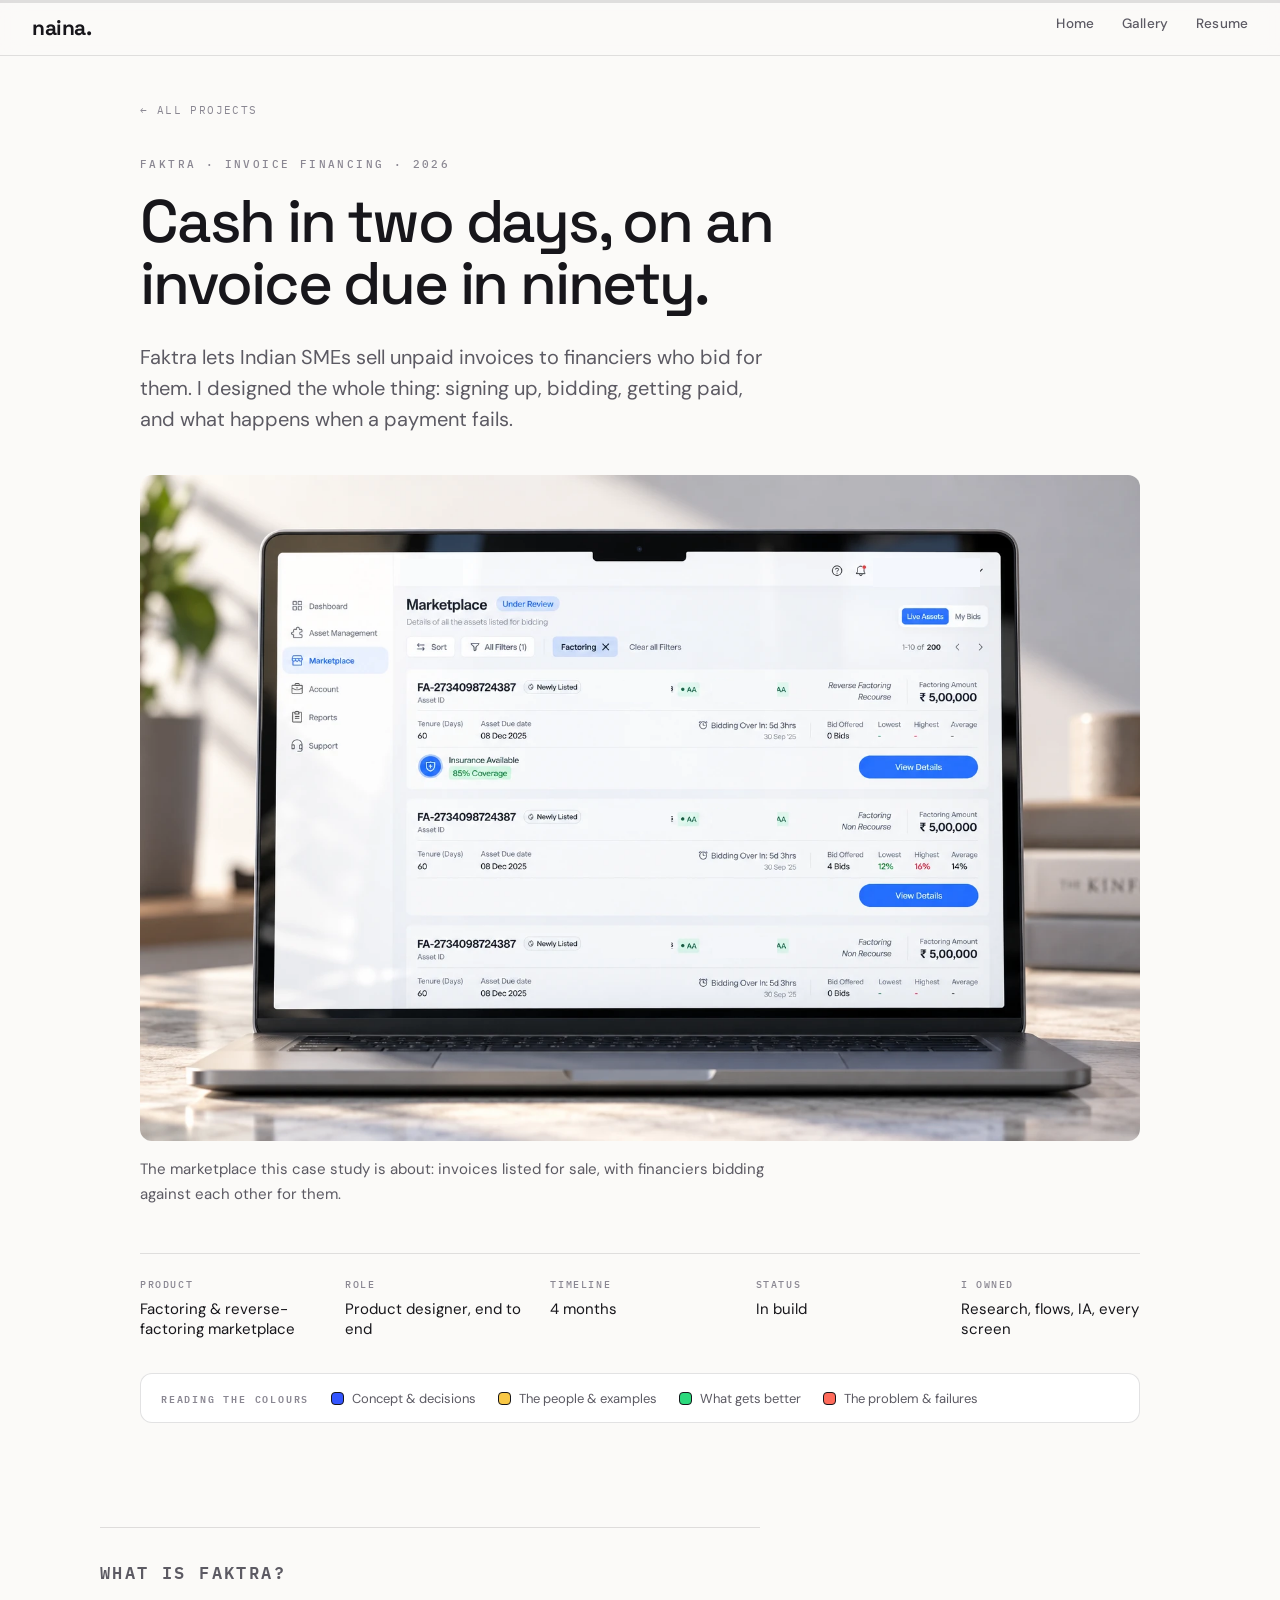
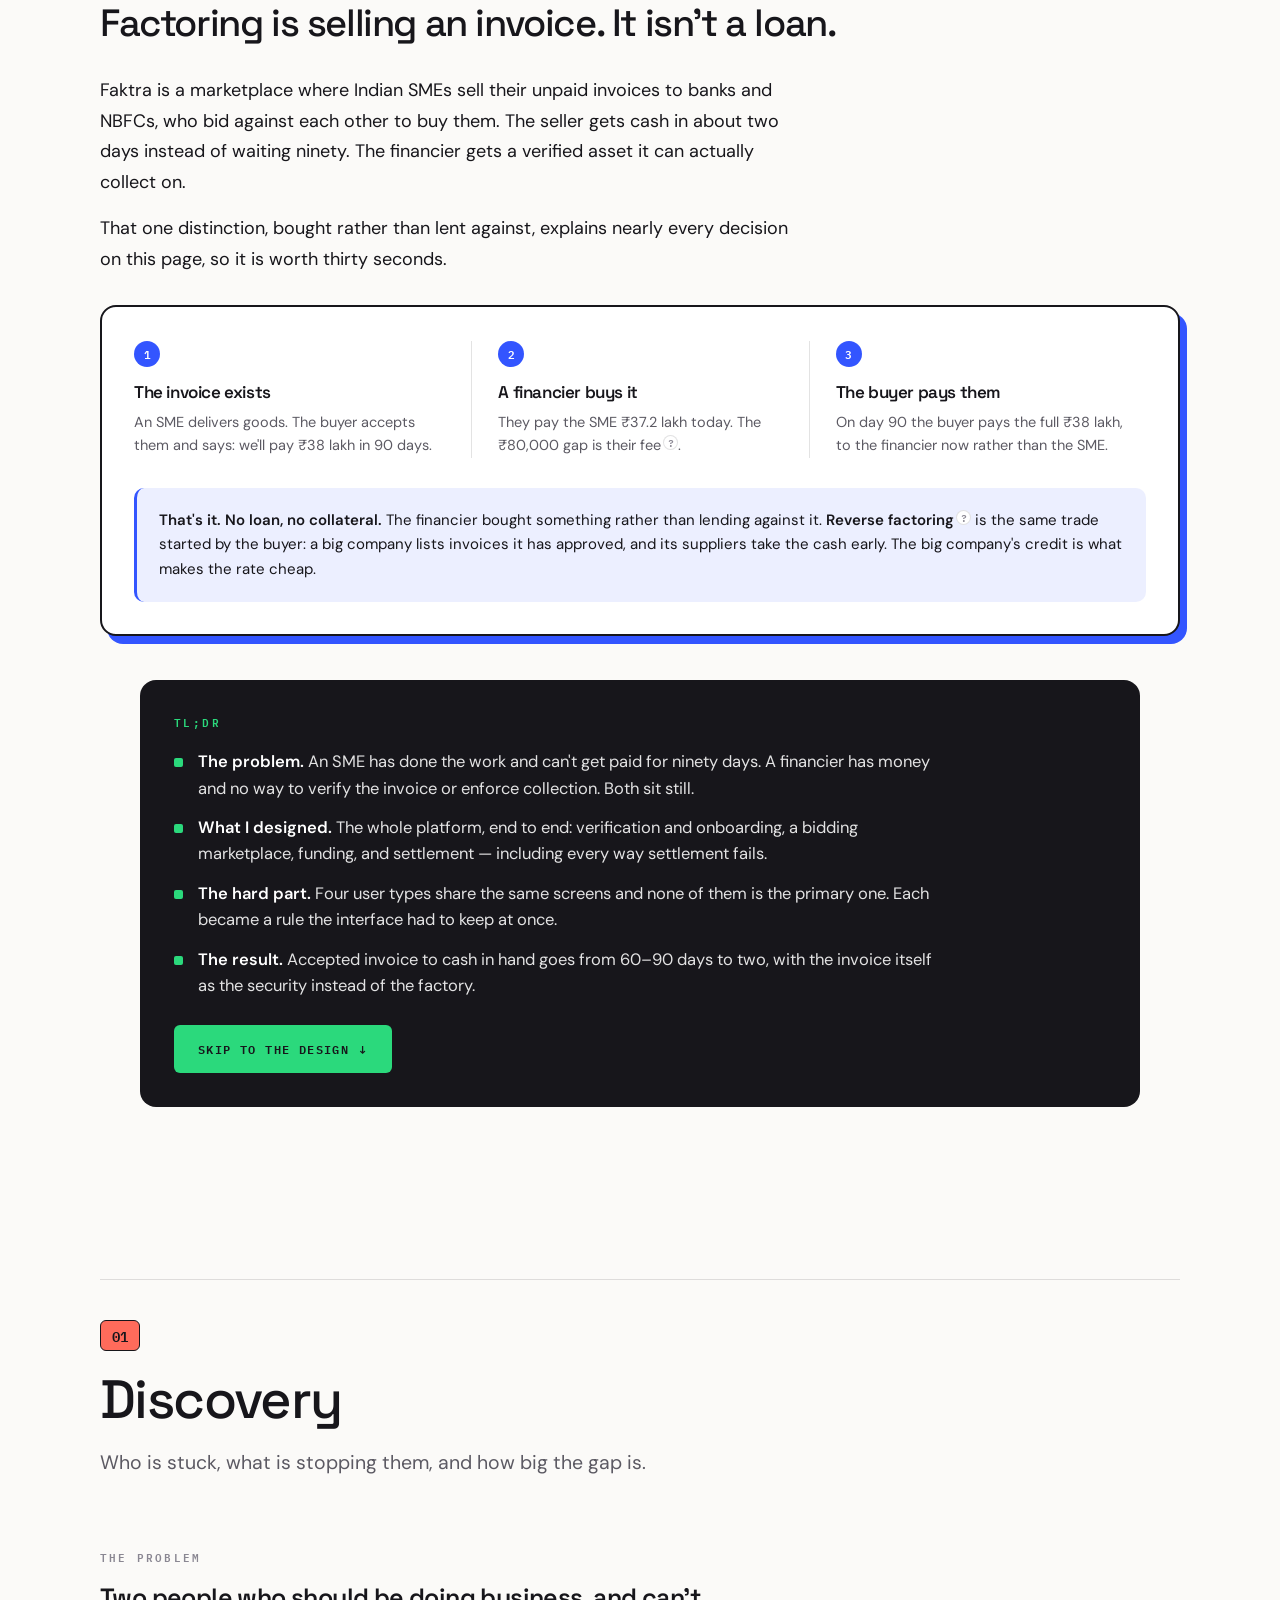
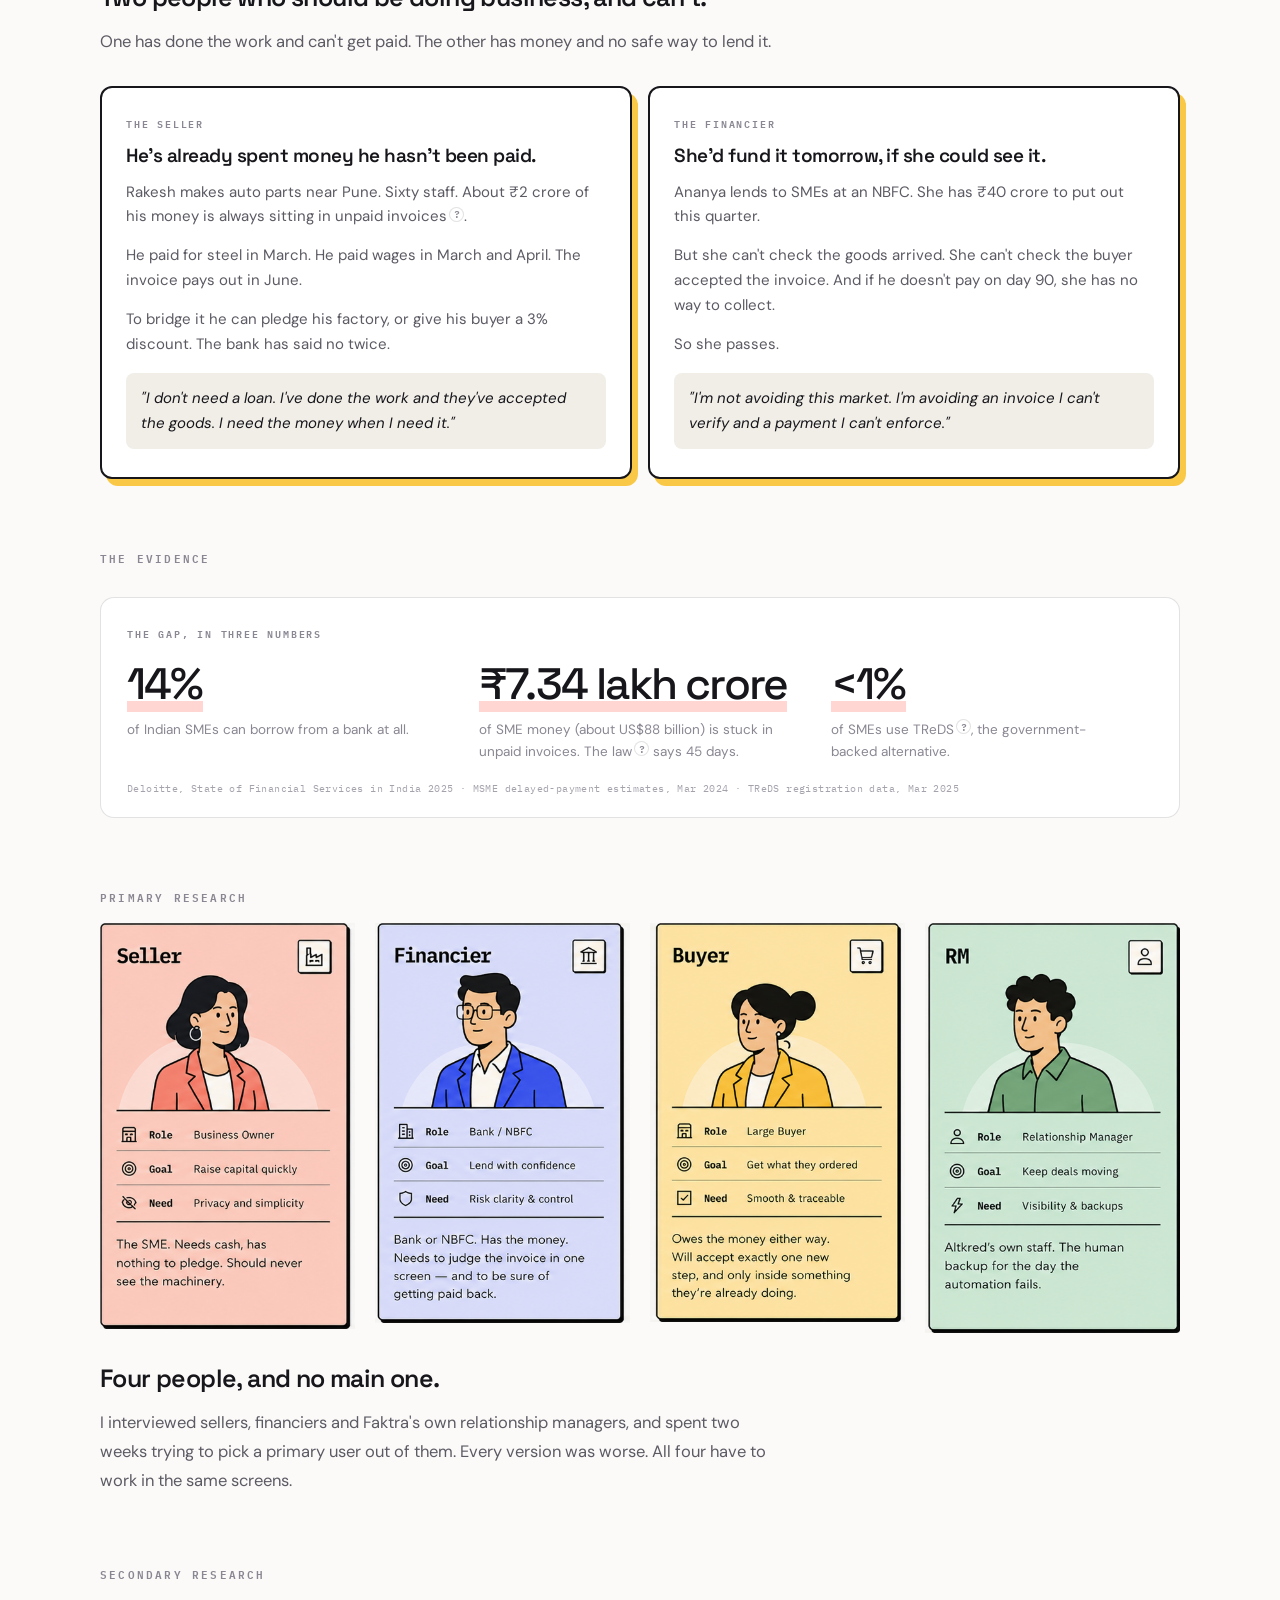
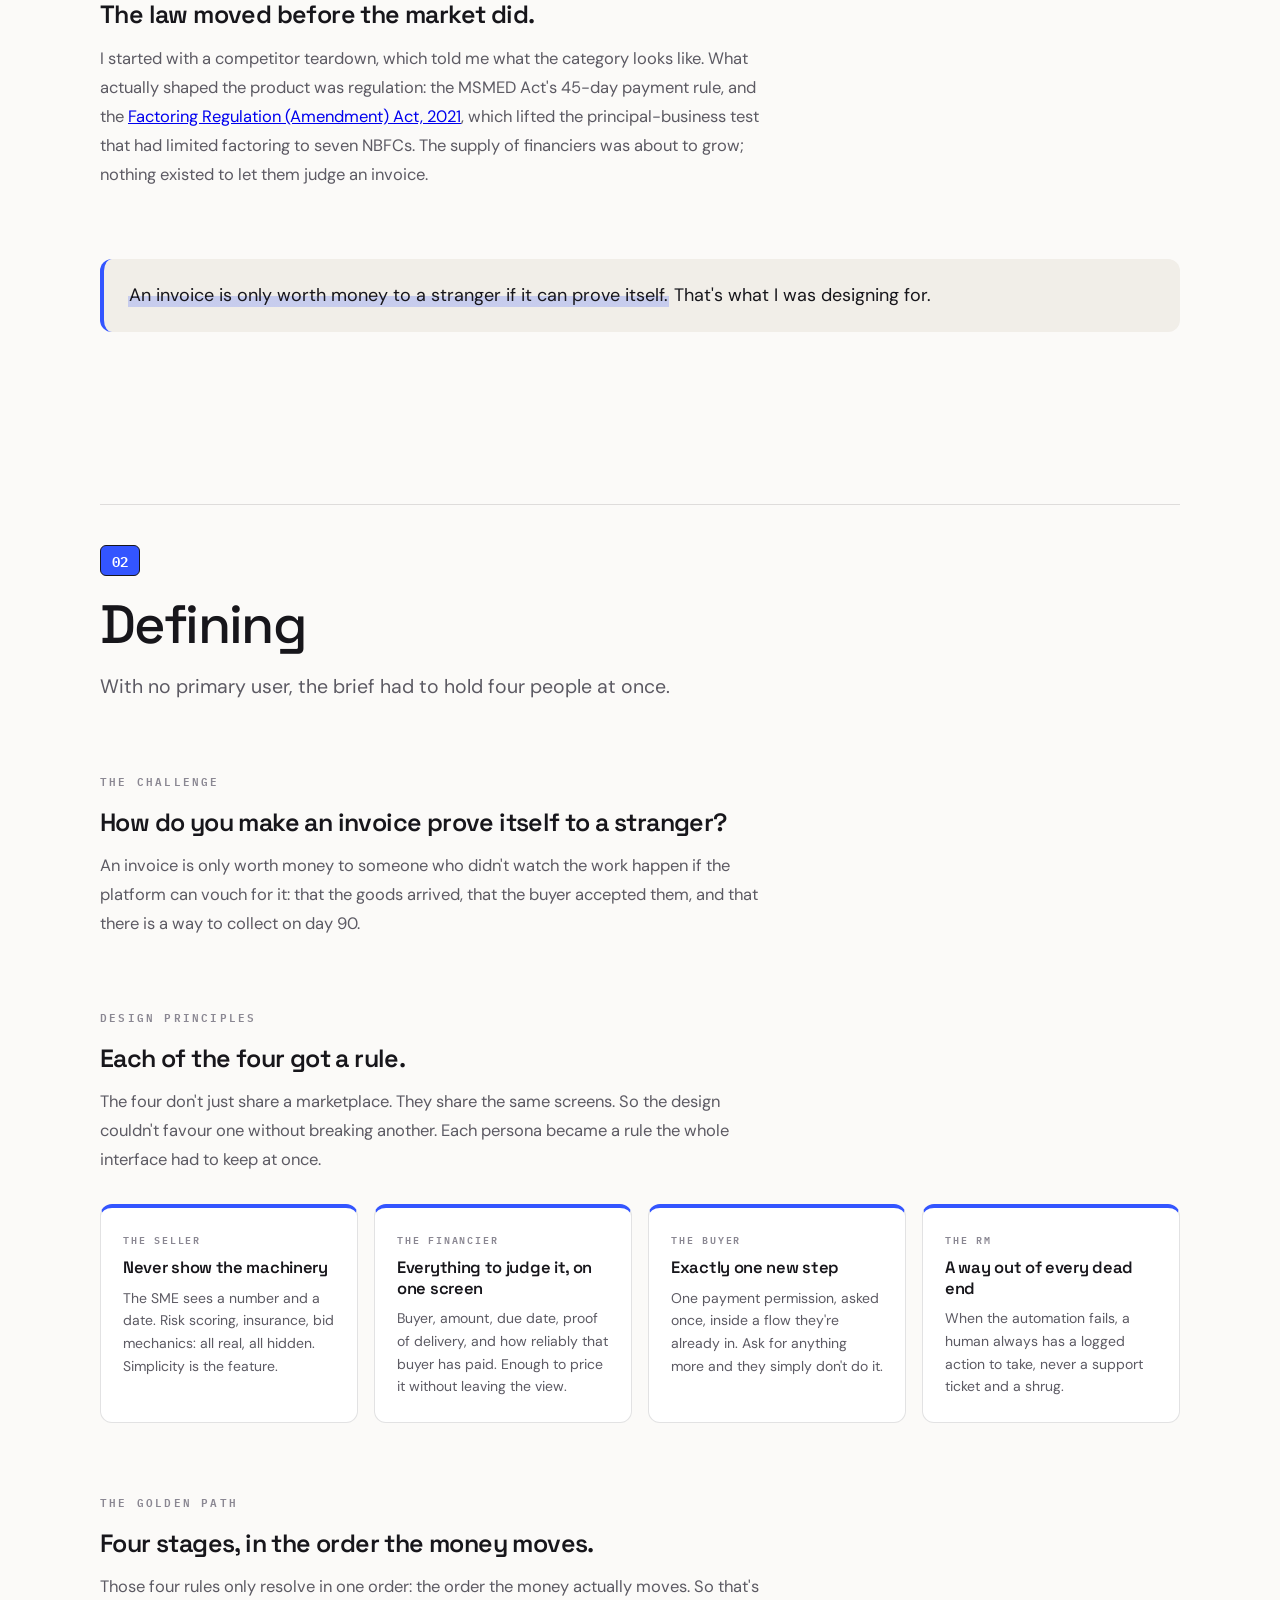
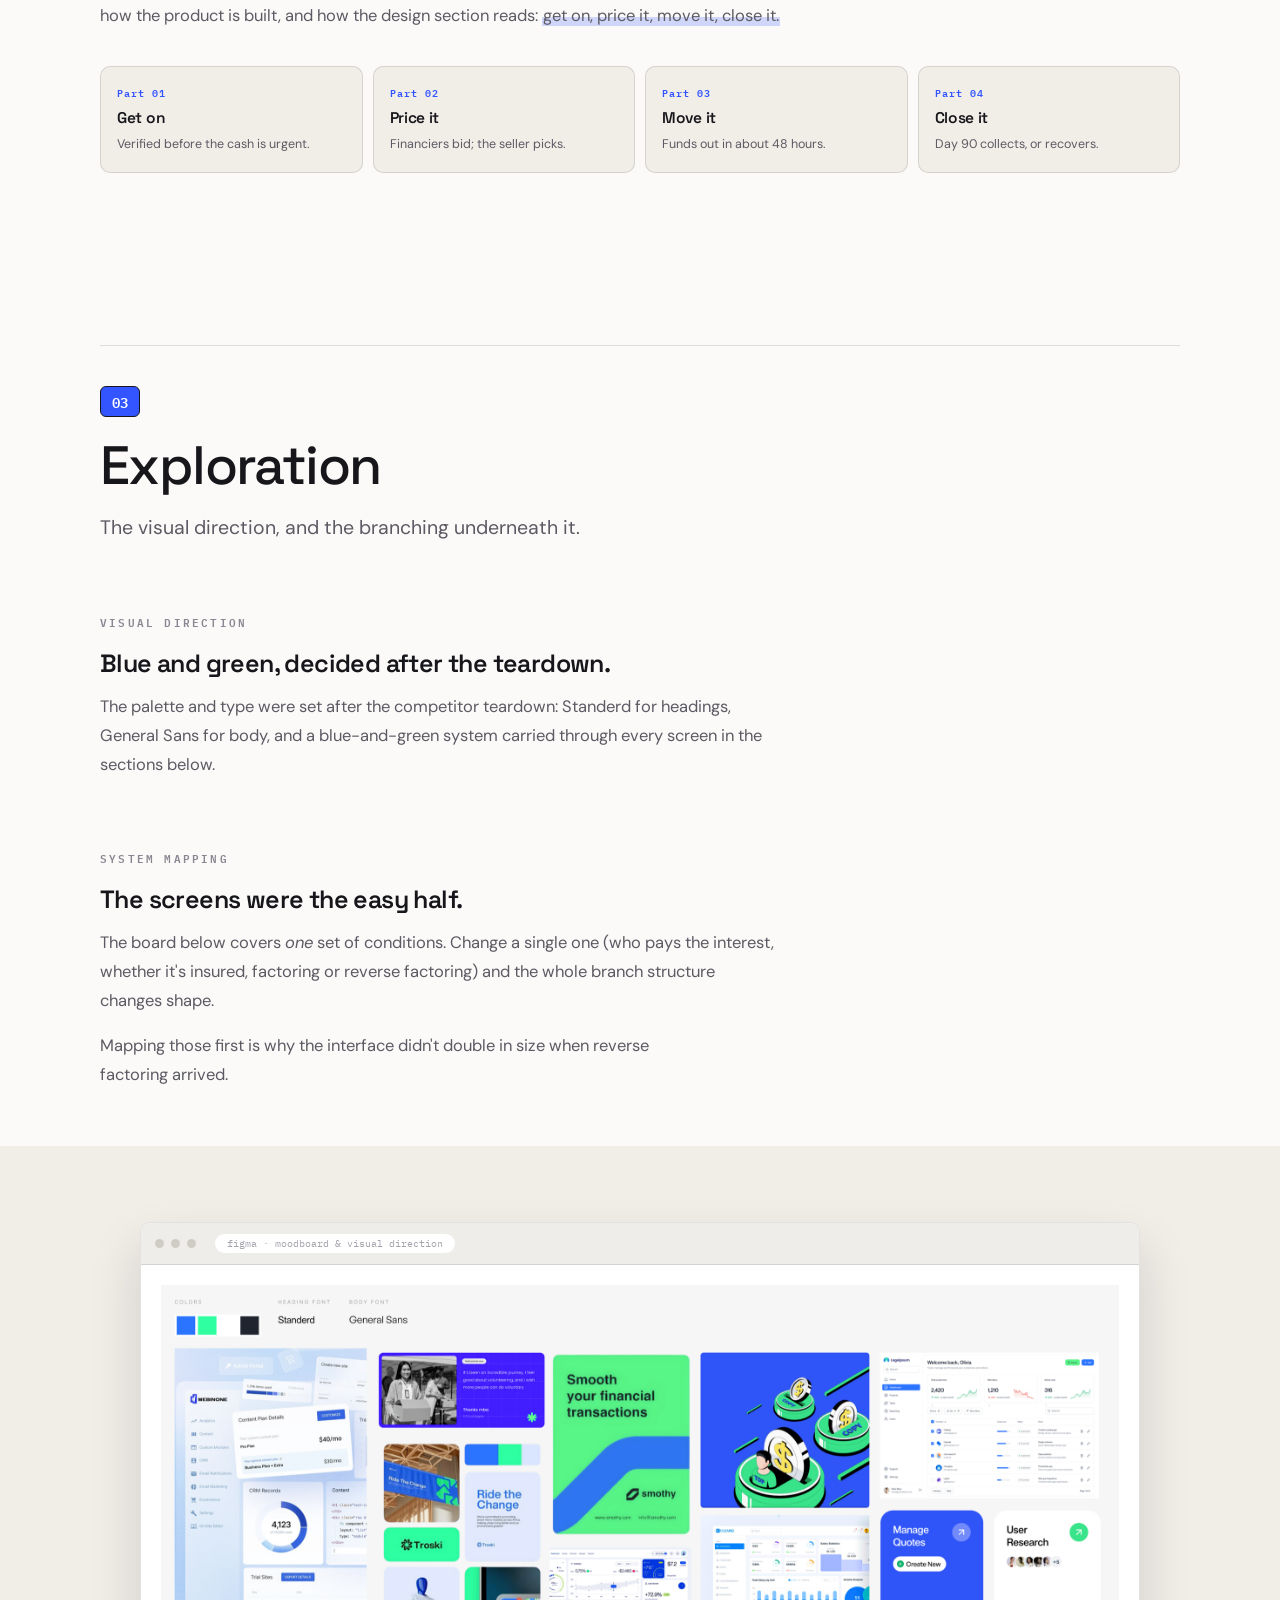
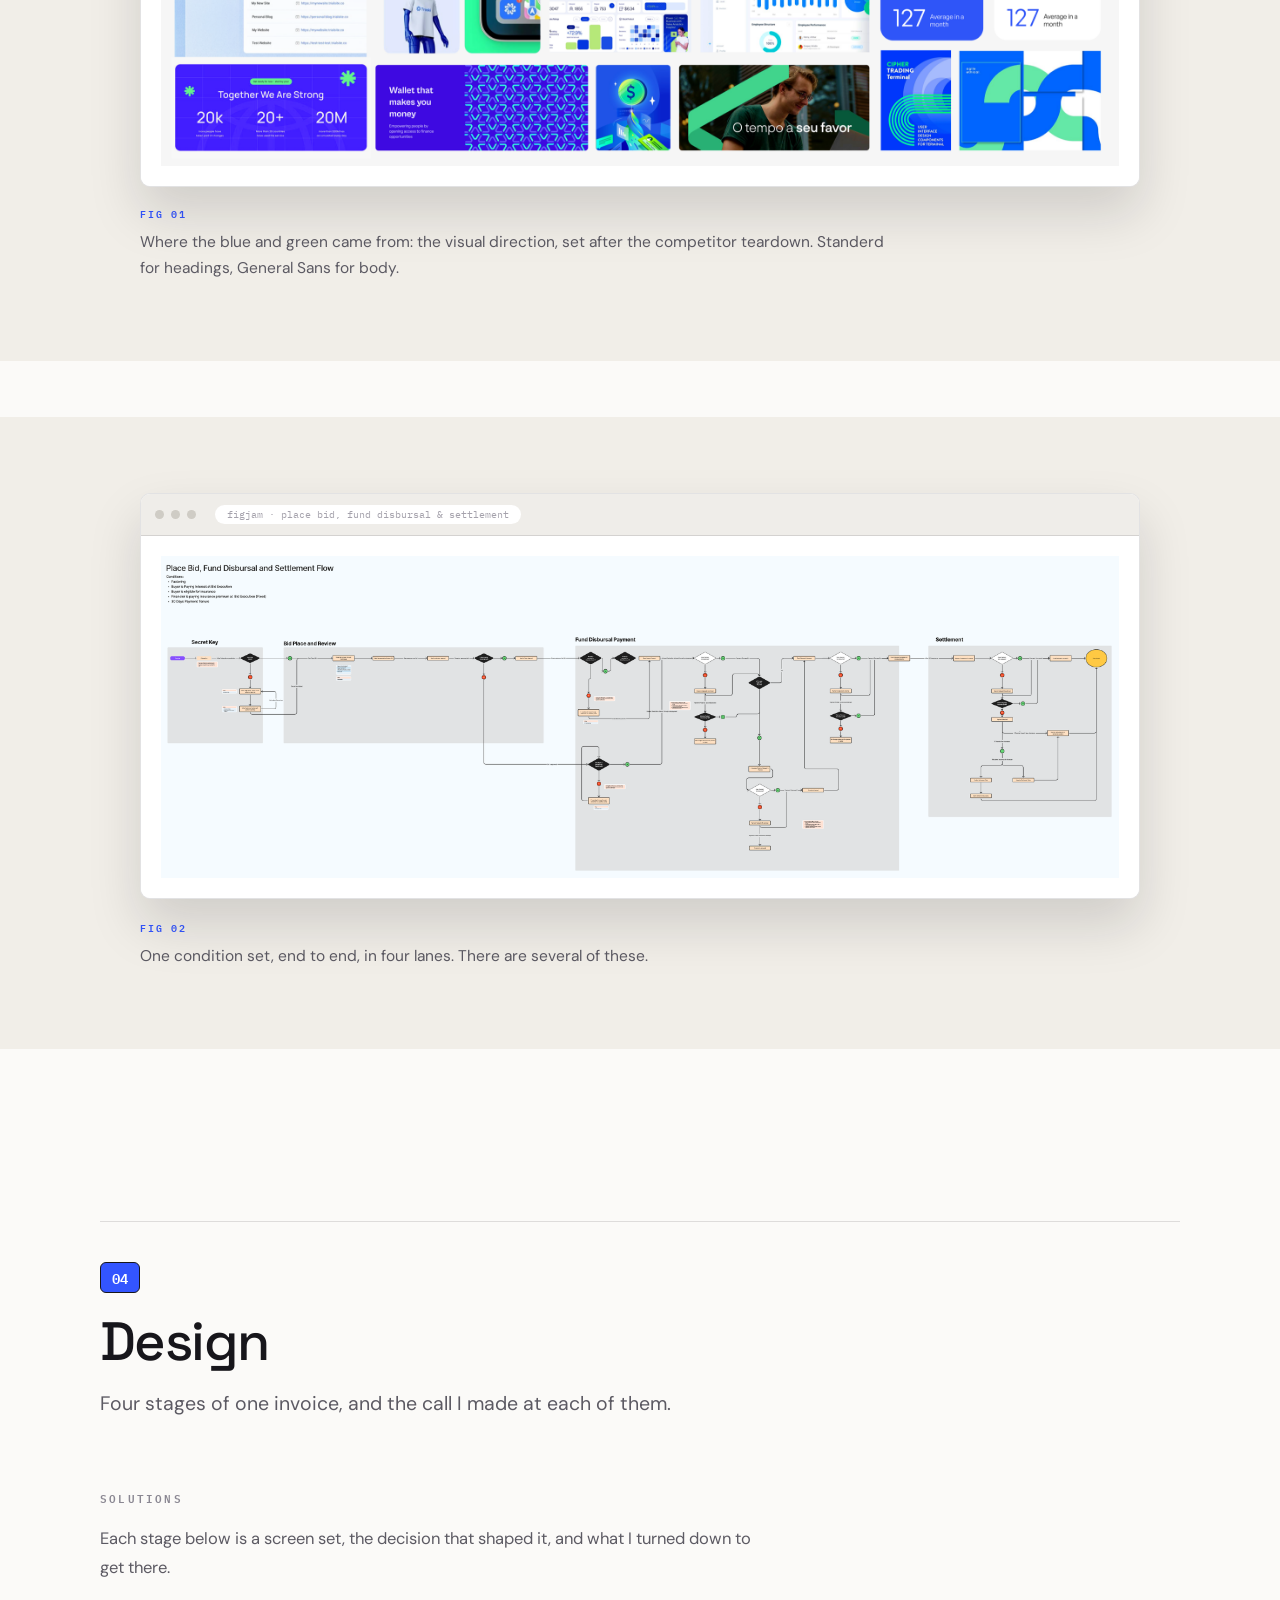
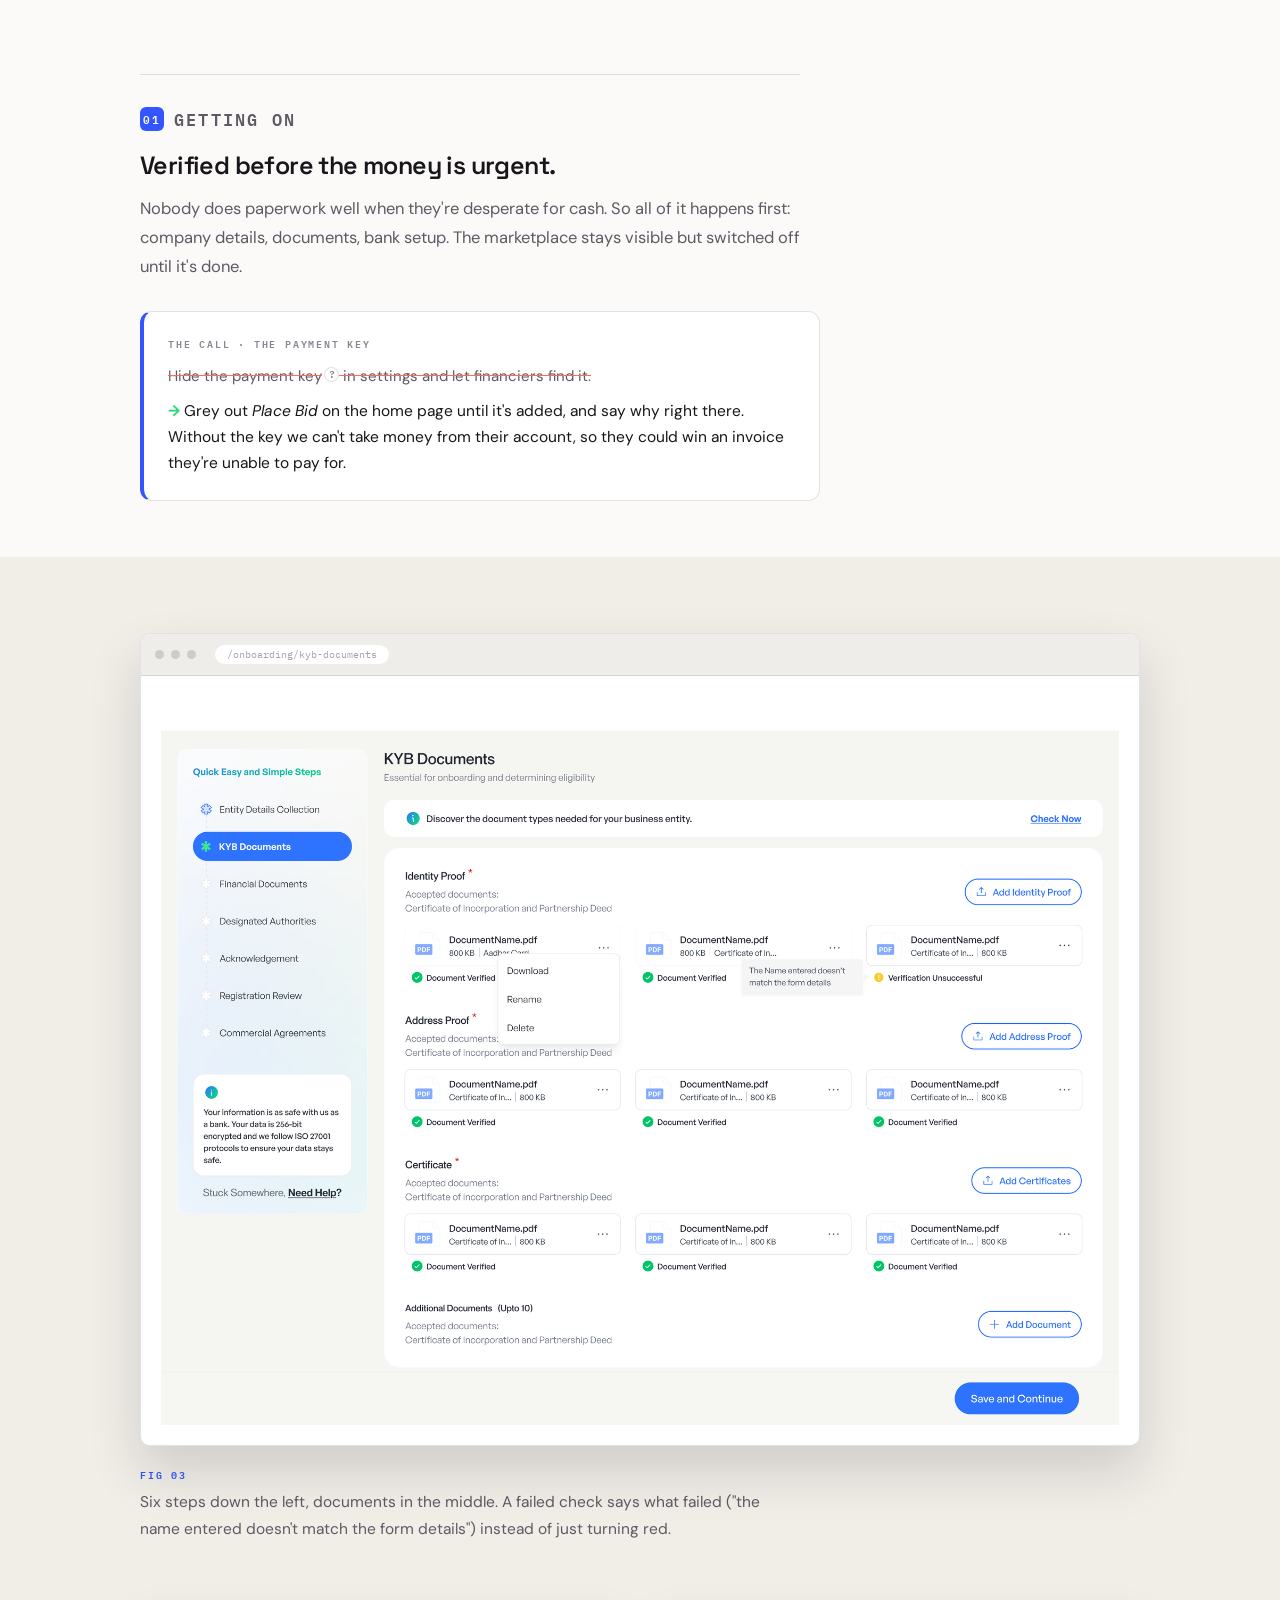
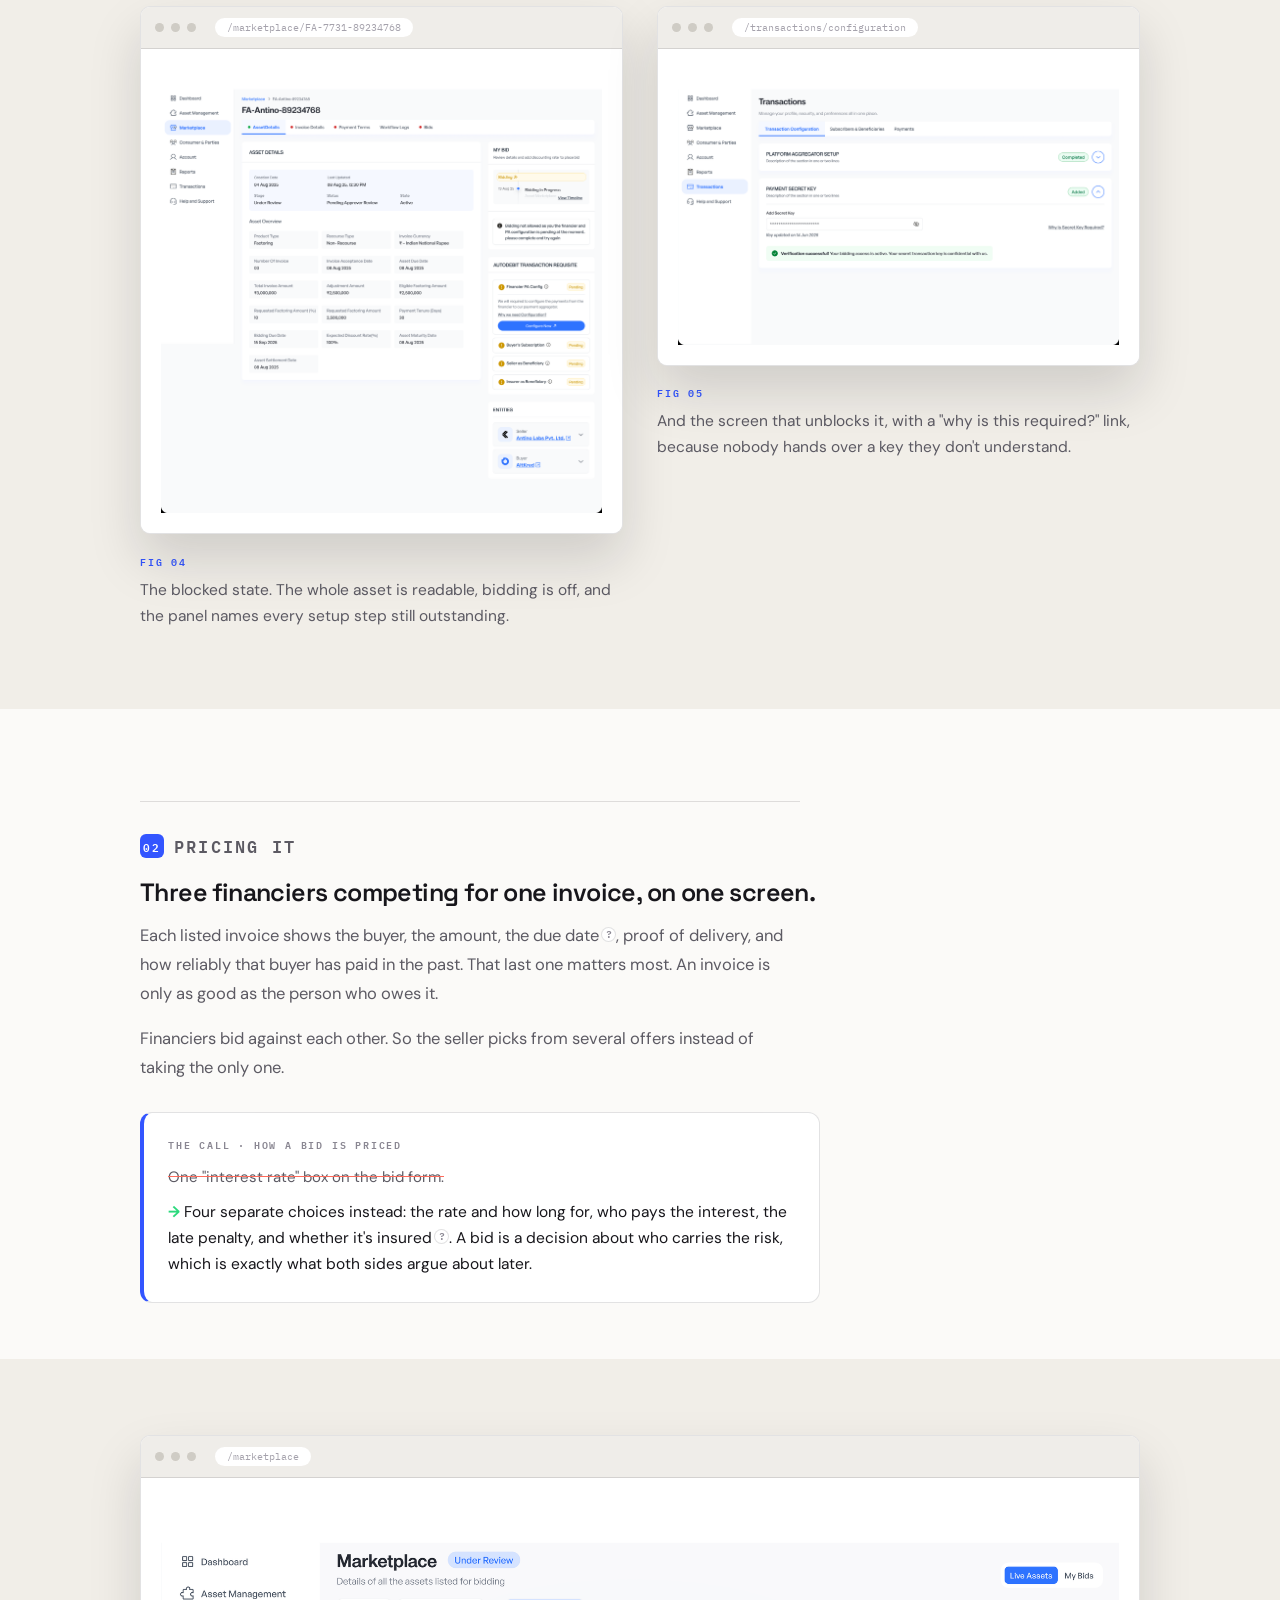
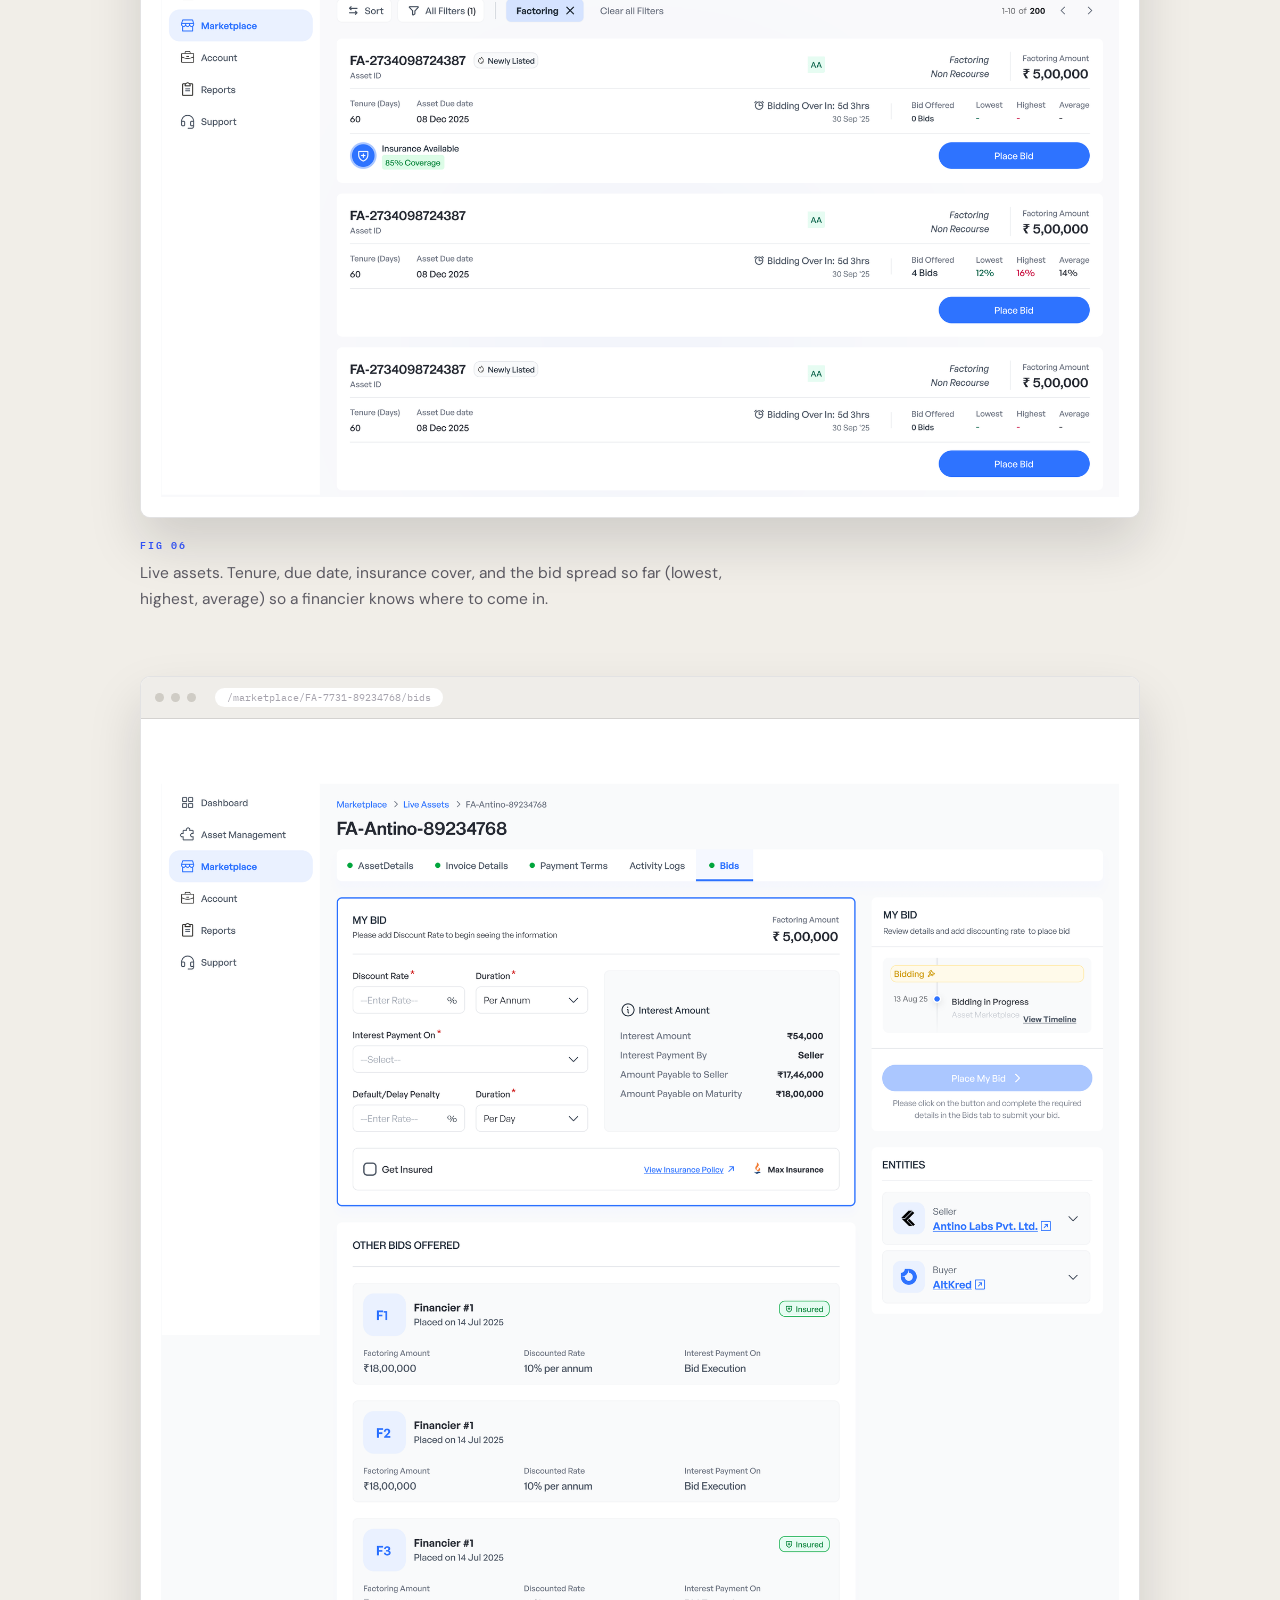
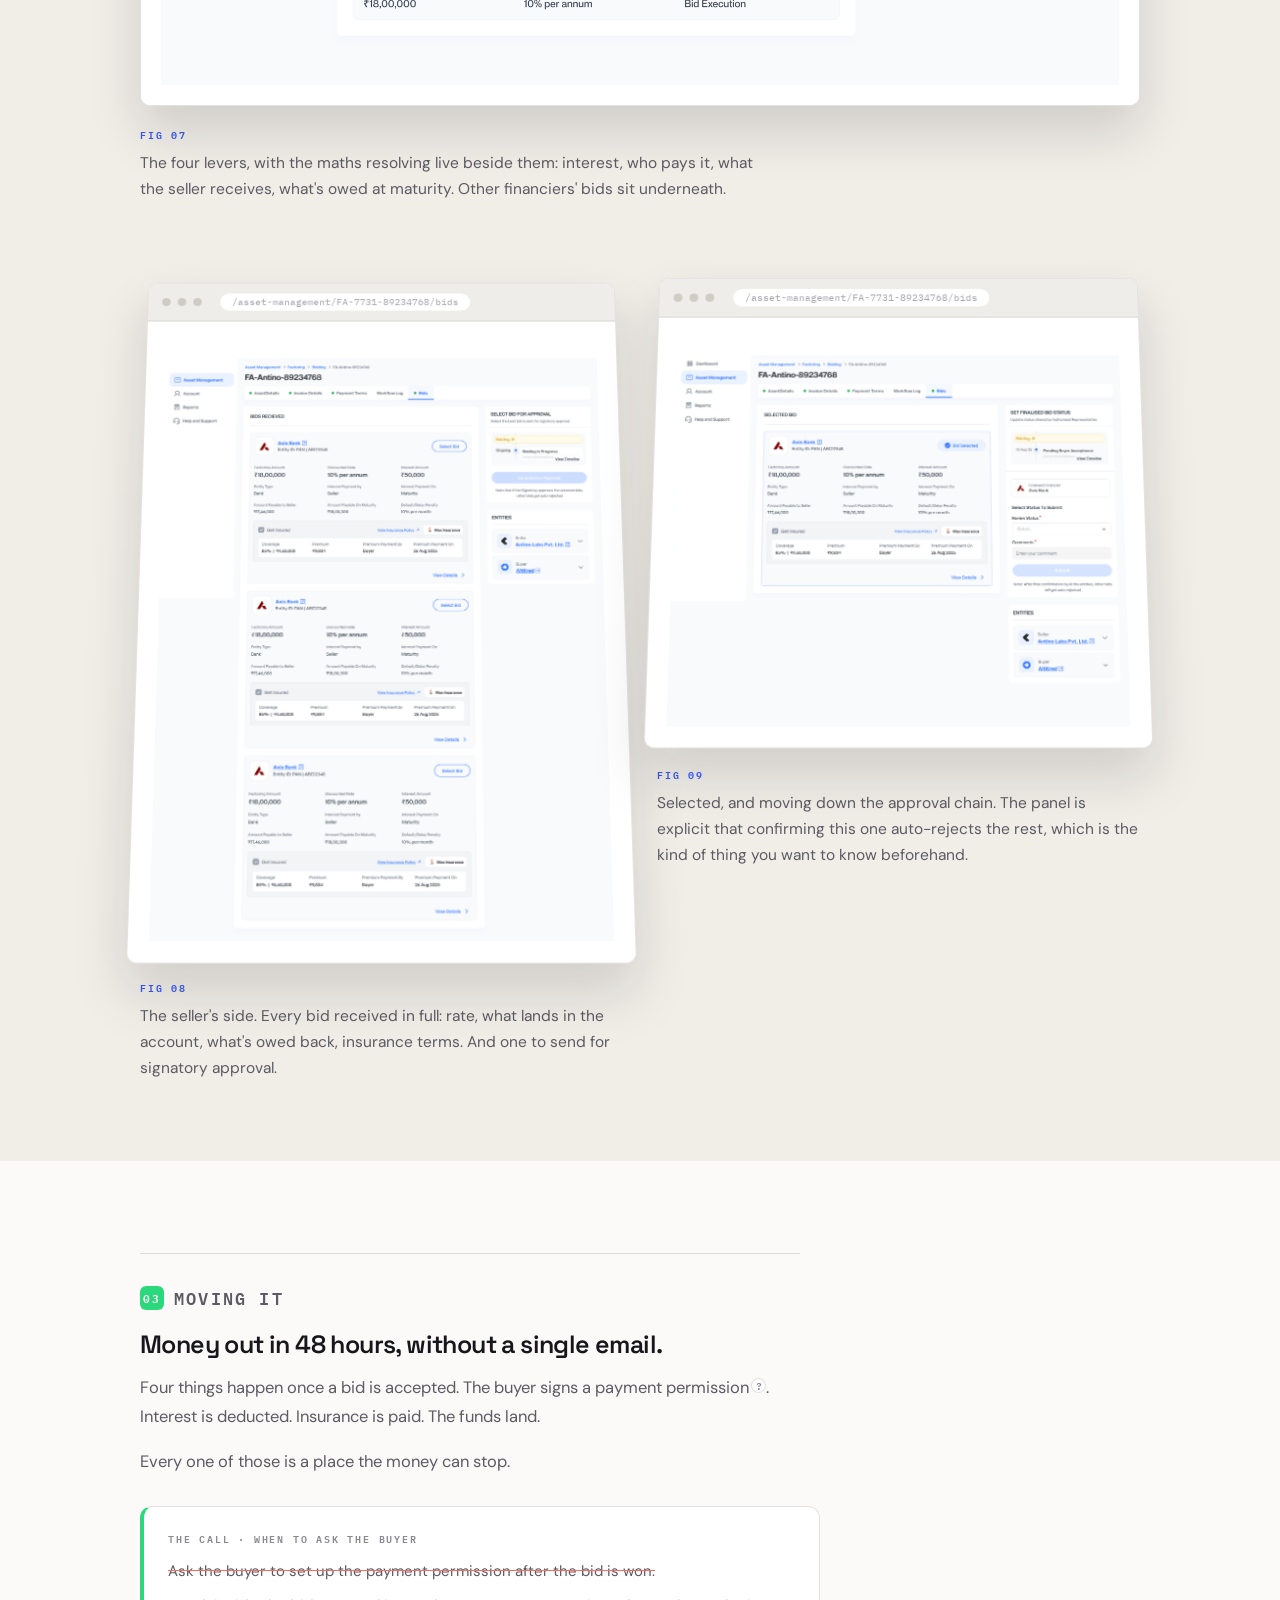
<file: case-study-faktra.html>
<!DOCTYPE html>
<html lang="en">
<head>
<meta charset="utf-8">
<meta name="viewport" content="width=device-width, initial-scale=1">
<title>Faktra — Case Study — Naina Gupta, Product Designer</title>
<meta name="description" content="Cash in two days on an invoice due in ninety. How I designed Faktra, an invoice-financing marketplace for Indian SMEs, from onboarding to settlement.">
<link rel="preconnect" href="https://fonts.googleapis.com">
<link rel="preconnect" href="https://fonts.gstatic.com" crossorigin>
<link rel="stylesheet" href="nav.css">
<link rel="stylesheet" href="lightbox.css">
<script src="nav.js" defer></script>
<script src="scroll.js" defer></script>
<script src="lightbox.js" defer></script>
<link href="https://fonts.googleapis.com/css2?family=Space+Grotesk:wght@400;500;600;700&family=DM+Sans:wght@400;500;600&family=IBM+Plex+Mono:wght@400;500;600&display=swap" rel="stylesheet">


<style>
  site-nav { --nav-bg: rgba(251,250,248,.86); --nav-ink: var(--ink); --nav-muted: var(--muted); --nav-hair: var(--hair); }

  :root {
    --ink: #17161B;
    --muted: #5C5A63;
    --faint: #8A8792;
    --hair: rgba(23,22,27,.12);
    --paper: #FBFAF8;
    --tint: #F1EEE8;

    --yellow: #F9C846;
    --mint:   #63E3C2;
    --purple: #A66BFF;
    --pink:   #FF7EB6;
    --lime:   #C4E75A;
    --coral:  #FF6B5B;

    /* Faktra's own two */
    --blue:   #3355FF;
    --green:  #2BD97C;

    /* dividers stay neutral; colour is for the numbered chips */
    --rule: rgba(23,22,27,.13);

    --accent: var(--blue);
    --accent-ink: var(--ink);
    --accent-soft: rgba(51,85,255,.22);
  }

  *, *::before, *::after { box-sizing: border-box; }
  html { scroll-behavior: smooth; scroll-padding-top: 76px; }
  body {
    margin: 0; padding-top: 54px; background: var(--paper); color: var(--ink);
    font-family: 'DM Sans', sans-serif; -webkit-font-smoothing: antialiased;
  }
  @media (prefers-reduced-motion: reduce) {
    html { scroll-behavior: auto; }
    .browser { transform: none !important; }
  }

  /* ── shell ─────────────────────────────────────────────── */
  .wrap, .wide { max-width: 1080px; margin: 0 auto; padding: 0 40px; }
  /* prose keeps a readable measure inside the full-width column */
  .sec > p, .sec > .sub, .standfirst, .journey > .wrap > p { max-width: 680px; }

  .rail { position: fixed; top: 0; left: 0; right: 0; height: 3px; background: var(--hair); z-index: 60; }
  .rail > i {
    display: block; height: 100%;
    background: linear-gradient(90deg, var(--blue), var(--green));
    transform: scaleX(0); transform-origin: 0 50%;
  }


  /* ── type ──────────────────────────────────────────────── */
  .kicker {
    margin: 0 0 20px; font-family: 'IBM Plex Mono', monospace; font-size: 10.5px;
    font-weight: 500; letter-spacing: 2.4px; text-transform: uppercase; color: var(--faint);
  }
  h1 {
    margin: 0; font-family: 'Space Grotesk', sans-serif; font-weight: 500;
    font-size: clamp(34px, 6.2vw, 60px); line-height: 1.04; letter-spacing: -2.2px;
    text-wrap: balance;
  }
  h2 {
    margin: 0 0 14px; font-family: 'Space Grotesk', sans-serif; font-weight: 500;
    font-size: clamp(26px, 4.6vw, 38px); line-height: 1.1; letter-spacing: -1.4px;
    text-wrap: balance;
  }
  .standfirst { margin: 26px 0 0; font-size: clamp(17px, 2.3vw, 20px); line-height: 1.55; color: var(--muted); max-width: 640px; text-wrap: pretty; }
  .sub { margin: 0 0 30px; font-size: clamp(16px, 2.1vw, 18.5px); line-height: 1.6; color: var(--ink); opacity: .74; max-width: 660px; text-wrap: pretty; }
  p { text-wrap: pretty; }
  .sec p { margin: 0 0 16px; font-size: 16.5px; line-height: 1.76; color: var(--muted); max-width: 660px; }
  .sec p:last-child { margin-bottom: 0; }
  /* highlights always mean "important note" — one colour, blue, everywhere */
  mark.hl { background: linear-gradient(transparent 56%, rgba(51,85,255,.22) 56%); color: inherit; padding: 0 1px; }
  strong { font-weight: 600; color: var(--ink); }

  .sec { padding: 104px 0 0; scroll-margin-top: 88px; }
  /* every section opens with a rule in its own semantic colour, so the
     boundary between one section and the next is unmistakable */
  .eyebrow {
    display: flex; align-items: center; gap: 12px; margin: 0 0 22px;
    padding-top: 30px; border-top: 1px solid var(--rule);
    font-family: 'IBM Plex Mono', monospace; font-size: 11px; font-weight: 600;
    letter-spacing: 2.4px; text-transform: uppercase; color: var(--ink);
  }
  .eyebrow b {
    display: inline-flex; align-items: center; justify-content: center;
    min-width: 30px; height: 24px; padding: 0 7px; border-radius: 4px;
    background: var(--accent); border: 1.5px solid var(--ink); color: var(--accent-ink, var(--ink));
    font-size: 12px; letter-spacing: 0;
  }

  /* ── meta strip ────────────────────────────────────────── */
  .meta {
    display: grid; grid-template-columns: repeat(auto-fit, minmax(132px, 1fr));
    gap: 26px; margin: 46px 0 0; padding-top: 24px; border-top: 1px solid var(--hair);
  }
  .meta dt { font-family: 'IBM Plex Mono', monospace; font-size: 9.5px; font-weight: 500; letter-spacing: 1.6px; text-transform: uppercase; color: var(--faint); }
  .meta dd { margin: 8px 0 0; font-size: 15px; }

  /* ── glossary "?" ──────────────────────────────────────── */
  .q {
    display: inline-flex; align-items: center; justify-content: center;
    width: 15px; height: 15px; margin: 0 0 0 2px; padding: 0;
    /* raised by painting, not by vertical-align, so the badge keeps its place
       on the baseline and the punctuation after it stays flush (A-15) */
    position: relative; top: -3px; vertical-align: baseline;
    border: 1px solid var(--hair); border-radius: 50%;
    background: #FFFFFF; color: var(--faint); cursor: pointer;
    font-family: 'IBM Plex Mono', monospace; font-size: 9.5px; font-weight: 600; line-height: 1;
    transition: background .16s ease, color .16s ease, border-color .16s ease;
  }
  .q:hover, .q:focus-visible, .q[aria-expanded="true"] {
    background: var(--ink); color: #FFFFFF; border-color: var(--ink); outline: none;
  }
  .pop {
    position: absolute; z-index: 55; width: min(320px, calc(100vw - 32px));
    padding: 16px 18px 17px; border-radius: 10px;
    background: var(--ink); color: #FFFFFF;
    box-shadow: 0 18px 40px rgba(23,22,27,.3);
    font-size: 14px; line-height: 1.62;
  }
  .pop b {
    display: block; margin-bottom: 7px; color: var(--green);
    font-family: 'IBM Plex Mono', monospace; font-size: 9.5px; font-weight: 600;
    letter-spacing: 1.8px; text-transform: uppercase;
  }
  .glossary-note {
    margin: 30px 0 0; padding: 13px 16px; border-radius: 8px;
    background: var(--tint); border: 1px dashed var(--hair);
    font-family: 'IBM Plex Mono', monospace; font-size: 10.5px; line-height: 1.7;
    letter-spacing: .3px; color: var(--muted);
  }

  /* ── the primer ────────────────────────────────────────── */
  .primer { margin: 30px 0 0; padding: 34px 32px 32px; background: #FFFFFF; border: 2px solid var(--ink); border-radius: 16px; box-shadow: 7px 8px 0 var(--blue); }
  .steps { display: grid; grid-template-columns: repeat(auto-fit, minmax(190px, 1fr)); gap: 0; margin: 0; }
  .step { position: relative; padding: 0 22px 0 0; }
  .step + .step { padding-left: 26px; border-left: 1px solid var(--hair); }
  .step .n {
    display: inline-flex; align-items: center; justify-content: center;
    width: 26px; height: 26px; border-radius: 50%; background: var(--blue); color: #FFFFFF;
    font-family: 'IBM Plex Mono', monospace; font-size: 11px; font-weight: 600;
  }
  .step b { display: block; margin: 14px 0 8px; font-family: 'Space Grotesk', sans-serif; font-weight: 600; font-size: 17px; letter-spacing: -.4px; }
  .step p { margin: 0 !important; font-size: 14.5px !important; line-height: 1.62; color: var(--muted) !important; }
  .primer .flip { margin: 30px 0 0; padding: 20px 22px; border-radius: 10px; background: rgba(51,85,255,.09); border-left: 3px solid var(--blue); }
  .primer .flip p { margin: 0 !important; font-size: 15px !important; line-height: 1.66; color: var(--ink) !important; max-width: none; }

  /* ── stat band ─────────────────────────────────────────── */
  .stats { display: grid; grid-template-columns: repeat(auto-fit, minmax(180px, 1fr)); gap: 30px; margin: 34px 0 0; }
  .stat .n { font-family: 'Space Grotesk', sans-serif; font-weight: 500; font-size: clamp(34px, 4.6vw, 44px); letter-spacing: -1.8px; line-height: 1; }
  .stat .n u { text-decoration: none; box-shadow: inset 0 -11px 0 var(--accent-soft); }
  .stat p { margin: 13px 0 0 !important; font-size: 13.5px !important; line-height: 1.6; color: var(--faint) !important; }
  .source { margin: 24px 0 0 !important; font-family: 'IBM Plex Mono', monospace; font-size: 10px !important; letter-spacing: .4px; color: #A5A2AC !important; }

  /* ── the two-sided problem ─────────────────────────────── */
  .sides { display: grid; grid-template-columns: repeat(auto-fit, minmax(288px, 1fr)); gap: 16px; margin: 30px 0 0; }
  .sideq { padding: 26px 24px 28px; border-radius: 12px; background: #FFFFFF; border: 2px solid var(--ink); }
  /* both cards are people → yellow, per the legend */
  .sideq.a { box-shadow: 6px 7px 0 var(--yellow); }
  .sideq.b { box-shadow: 6px 7px 0 var(--yellow); }
  .sideq .who { font-family: 'IBM Plex Mono', monospace; font-size: 9.5px; font-weight: 600; letter-spacing: 1.8px; text-transform: uppercase; color: var(--faint); }
  .sideq h3 { margin: 12px 0 12px; font-family: 'Space Grotesk', sans-serif; font-weight: 600; font-size: 19px; letter-spacing: -.5px; line-height: 1.25; }
  .sideq p { margin: 0 0 14px !important; font-size: 15px !important; line-height: 1.66; color: var(--muted) !important; max-width: none; }
  .sideq p:last-child { margin-bottom: 0 !important; }
  .sideq .said { margin-top: 16px !important; padding: 13px 15px; border-radius: 8px; background: var(--tint); font-style: italic; color: var(--ink) !important; }

  /* ── persona cards ─────────────────────────────────────── */
  .personas { display: grid; grid-template-columns: repeat(4, 1fr); gap: 20px; }
  .personas img { width: 100%; height: auto; display: block; }
  @media (max-width: 1000px) { .personas { grid-template-columns: repeat(2, 1fr); gap: 16px; } }
  @media (max-width: 540px)  { .personas { grid-template-columns: 1fr; max-width: 340px; margin: 0 auto; } }

  /* ── journeys ──────────────────────────────────────────── */
  .journey { padding: 92px 0 0; }
  .jnum {
    display: flex; align-items: center; gap: 10px; margin: 0 0 16px;
    padding-top: 30px; border-top: 1px solid var(--rule);
    font-family: 'IBM Plex Mono', monospace; font-size: 10.5px; font-weight: 600;
    letter-spacing: 2.2px; text-transform: uppercase; color: var(--faint);
  }
  .jnum .part { color: var(--accent); }
  .jnum i { font-style: normal; display: inline-flex; align-items: center; justify-content: center; width: 24px; height: 24px; border-radius: 6px; background: var(--accent); color: #FFFFFF; font-size: 11px; }
  /* a journey is a part inside the Design stage, so its heading sits at
     part level rather than competing with the stage titles */
  .journey h2 {
    max-width: 700px; font-size: clamp(20px, 2.5vw, 25px);
    letter-spacing: -.6px; line-height: 1.22; font-weight: 600;
  }
  .journey > .wrap > p { font-size: 16.5px; line-height: 1.76; color: var(--muted); max-width: 660px; margin: 0 0 16px; }

  .call {
    margin: 30px 0 0; padding: 22px 24px 24px; border-radius: 12px;
    background: #FFFFFF; border: 1.5px solid var(--hair); border-left: 4px solid var(--accent);
    max-width: 680px;
  }
  .call .lbl { font-family: 'IBM Plex Mono', monospace; font-size: 9.5px; font-weight: 600; letter-spacing: 1.8px; text-transform: uppercase; color: var(--faint); }
  .call .x { margin: 12px 0 10px !important; font-size: 15px !important; line-height: 1.6; color: var(--muted) !important; }
  .call .x s { text-decoration-color: var(--coral); }
  .call .y { margin: 0 !important; font-size: 15.5px !important; line-height: 1.68; color: var(--ink) !important; }
  .call .y::before { content: "→ "; color: var(--green); font-weight: 700; }

  /* ── mockup slots ──────────────────────────────────────── */
  .band { margin: 56px 0 0; padding: 76px 0 80px; background: var(--tint); }
  .band.plain { background: transparent; padding: 0; margin-top: 56px; }
  .shot { margin: 0; perspective: 1600px; }
  .shot + .shot { margin-top: 64px; }
  .browser {
    transform: rotateX(var(--tilt-deg, 0deg)) scale(var(--tilt-scale, 1));
    transform-origin: 50% 92%;
    border-radius: 10px; overflow: hidden; background: #FFFFFF;
    border: 1.5px solid var(--hair); box-shadow: 0 26px 52px rgba(23,22,27,.15);
    will-change: transform;
  }
  .browser .bar { display: flex; align-items: center; gap: 7px; padding: 11px 14px; background: #EFEDE9; border-bottom: 1px solid var(--hair); }
  .browser .bar i { width: 9px; height: 9px; border-radius: 50%; background: #CFCCC5; }
  .browser .bar span { margin-left: 12px; padding: 3px 12px; border-radius: 20px; background: #FFFFFF; font-family: 'IBM Plex Mono', monospace; font-size: 10px; color: #A5A2AC; }
  .ph {
    display: flex; flex-direction: column; align-items: center; justify-content: center; gap: 8px;
    width: 100%; aspect-ratio: 16/10; background:
      repeating-linear-gradient(135deg, rgba(51,85,255,.045) 0 12px, transparent 12px 24px), #F7F7F9;
    font-family: 'IBM Plex Mono', monospace; font-size: 11px; font-weight: 600;
    letter-spacing: 1.8px; text-transform: uppercase; color: #B4B1BA; text-align: center; padding: 20px;
  }
  .ph small { font-size: 9.5px; font-weight: 400; letter-spacing: 1px; color: #C9C6CE; }
  /* a real screenshot renders at its own height — cropping one to a fixed
     box hid up to 71% of the taller screens */
  img.ph {
    display: block; width: 100%; height: auto;
    aspect-ratio: auto; object-fit: fill;
    background: #FFFFFF;
  }
  /* wide reference boards (flow boards, moodboard) are meant to be seen whole */

  /* two screens per row */
  /* screens run one to a line; .two is for the few places where a pair
     reads better side by side (a blocked state and the screen that
     clears it, a bid received and the same bid selected) */
  .grid2 { display: grid; grid-template-columns: 1fr; gap: 64px; margin: 0; }
  .grid2.two { grid-template-columns: repeat(2, 1fr); gap: 40px 34px; }
  .shot + .grid2, .grid2 + .shot { margin-top: 64px; }
  .grid2 > .shot { margin: 0; }
  .grid2.two > .shot:last-child:nth-child(odd) { grid-column: 1 / -1; }
  .grid2 figcaption { text-align: left; margin-left: 0; }

  /* the evidence panel + takeaway in the problem section */
  .evidence { margin: 30px 0 0; padding: 26px 26px 22px; border: 1.5px solid var(--hair); border-radius: 14px; background: #FFFFFF; }
  .evidence .ev-label { margin: 0 0 20px; font-family: 'IBM Plex Mono', monospace; font-size: 10px; font-weight: 600; letter-spacing: 1.8px; text-transform: uppercase; color: var(--faint); }
  .evidence .stats { margin: 0; }
  .evidence .source { margin: 20px 0 0 !important; }
  .takeaway { margin: 22px 0 0; padding: 22px 24px; border-radius: 12px; background: var(--tint); border-left: 4px solid var(--blue); }
  .takeaway p { margin: 0 !important; font-size: 18px !important; line-height: 1.6; color: var(--ink) !important; max-width: none; }
  .shot figcaption {
    margin: 20px 0 0; max-width: 620px; text-align: left;
    font-size: 15.5px; line-height: 1.68; color: var(--muted);
  }
  /* the figure number stays a small mono tag; the sentence is now prose */
  .shot figcaption .fno {
    display: block; margin-bottom: 7px;
    font-family: 'IBM Plex Mono', monospace; font-size: 9.5px; font-weight: 600;
    letter-spacing: 1.8px; text-transform: uppercase; color: var(--accent);
  }
  .wideboard figcaption { max-width: 760px; }
  .pair { display: grid; grid-template-columns: repeat(auto-fit, minmax(300px, 1fr)); gap: 28px; }
  .pair .shot + .shot { margin-top: 0; }
  .pair figcaption { text-align: left; margin-left: 0; }
  .pair .ph { aspect-ratio: 4/3; }

  /* ── stage headers: the case study's top-level chunks ──── */
  /* Stages are the case study's top-level chunks, so they get the most
     air above them and the largest type after the page title. */
  /* ── the glimpse: what this is, before any reading ────────
     A single screen straight under the headline, so the page opens
     on the thing itself rather than on paragraphs about it. */
  .glimpse { margin: 40px 0 0; }
  .glimpse .browser { transform: none; }
  /* The opening image is a photograph of the product on a machine, not a
     screenshot, so it keeps its own proportions — cropping it to a fixed
     band cut the laptop in half. No browser chrome either: a frame drawn
     around a photo of a screen reads as a mistake. */
  .glimpse img {
    display: block; width: 100%; height: auto;
    border-radius: 12px;
  }
  .glimpse figcaption {
    margin: 16px 0 0; max-width: 640px;
    font-size: 15px; line-height: 1.66; color: var(--muted);
  }

  .stage { padding: 172px 0 0; scroll-margin-top: 88px; }
  /* a divider should mark the break, not announce it */
  .stage-head { padding-top: 40px; border-top: 1px solid var(--rule); }
  .stage-n {
    display: inline-flex; align-items: center; justify-content: center;
    min-width: 40px; height: 31px; padding: 0 10px; border-radius: 6px;
    background: var(--accent); color: var(--accent-ink, var(--ink));
    border: 1.5px solid var(--ink);
    font-family: 'IBM Plex Mono', monospace; font-size: 14px; font-weight: 600;
  }
  .stage-head h2 {
    /* the floor has to stay under h1's so the page title still leads on
       a phone, where both clamps bottom out */
    margin: 20px 0 0; font-size: clamp(27px, 5.2vw, 54px);
    line-height: 1.06; letter-spacing: -1.6px;
  }
  .stage-head .lede {
    margin: 18px 0 0; max-width: 680px;
    font-size: clamp(16.5px, 2.2vw, 19.5px); line-height: 1.6; color: var(--muted);
  }

  /* a labelled part inside a stage */
  .part { margin: 70px 0 0; }
  .part > .slabel {
    margin: 0 0 16px; font-family: 'IBM Plex Mono', monospace; font-size: 10.5px;
    font-weight: 600; letter-spacing: 2.2px; text-transform: uppercase; color: var(--faint);
  }
  .part > h3 {
    margin: 0 0 14px; font-family: 'Space Grotesk', sans-serif; font-weight: 600;
    font-size: clamp(20px, 2.5vw, 25px); letter-spacing: -.6px; line-height: 1.22;
  }
  .part > p { margin: 0 0 16px; font-size: 16.5px; line-height: 1.76; color: var(--muted); max-width: 680px; }
  .part > p:last-child { margin-bottom: 0; }

  /* ── the brief: what this thing actually is ────────────── */
  .brief { margin: 30px 0 0; }
  .brief p { font-size: 18px; line-height: 1.7; color: var(--ink); max-width: 700px; margin: 0 0 16px; }
  .brief p:last-child { margin-bottom: 0; }

  /* ── tl;dr: the shortcut for anyone who just wants screens ─ */
  .tldr {
    margin: 44px 0 0; padding: 32px 34px 34px; border-radius: 16px;
    background: var(--ink); color: #FFFFFF;
  }
  .tldr .lbl {
    margin: 0 0 18px; font-family: 'IBM Plex Mono', monospace; font-size: 11px;
    font-weight: 600; letter-spacing: 2.4px; text-transform: uppercase; color: var(--green);
  }
  .tldr ul { margin: 0; padding: 0; list-style: none; display: grid; gap: 13px; max-width: 760px; }
  .tldr li {
    position: relative; padding-left: 24px;
    font-size: 16.5px; line-height: 1.6; color: rgba(255,255,255,.88);
  }
  .tldr li::before {
    content: ""; position: absolute; left: 0; top: 9px;
    width: 9px; height: 9px; border-radius: 2px; background: var(--green);
  }
  .tldr li b { color: #FFFFFF; font-weight: 600; }
  .tldr .go {
    display: inline-flex; align-items: center; gap: 10px; margin: 26px 0 0;
    padding: 14px 24px; border-radius: 6px; background: var(--green); color: var(--ink);
    text-decoration: none; font-family: 'IBM Plex Mono', monospace; font-size: 11.5px;
    font-weight: 600; letter-spacing: 1.4px; text-transform: uppercase;
    transition: transform .14s ease;
  }
  .tldr .go:hover { transform: translateY(-2px); }
  .tldr .go .arrow { transition: transform .2s ease; }
  .tldr .go:hover .arrow { transform: translateY(2px); }

  /* ── the recovery ladder ───────────────────────────────── */
  .ladder { margin: 30px 0 0; display: grid; gap: 10px; max-width: 680px; }
  .rung { display: grid; grid-template-columns: 30px 1fr; gap: 16px; align-items: start; padding: 15px 18px; border-radius: 9px; background: #FFFFFF; border: 1.5px solid var(--hair); }
  .rung i { font-style: normal; display: inline-flex; align-items: center; justify-content: center; width: 30px; height: 30px; border-radius: 50%; background: var(--tint); font-family: 'IBM Plex Mono', monospace; font-size: 12px; font-weight: 600; color: var(--muted); }
  .rung b { display: block; font-family: 'Space Grotesk', sans-serif; font-weight: 600; font-size: 15.5px; letter-spacing: -.3px; }
  .rung span { display: block; margin-top: 4px; font-size: 14px; line-height: 1.6; color: var(--muted); }
  .rung.last { background: var(--ink); border-color: var(--ink); }
  .rung.last b { color: #FFFFFF; }
  .rung.last span { color: rgba(255,255,255,.62); }
  .rung.last i { background: rgba(255,255,255,.12); }

  /* ── outcome ───────────────────────────────────────────── */
  .metric { margin: 32px 0 0; padding: 34px 32px 32px; border-radius: 16px; background: var(--ink); color: #FFFFFF; }
  .metric .cap { margin: 0 0 24px; font-family: 'IBM Plex Mono', monospace; font-size: 10.5px; font-weight: 600; letter-spacing: 2px; text-transform: uppercase; color: rgba(255,255,255,.55); }
  .metric .bar { display: grid; grid-template-columns: 118px 1fr; gap: 16px; align-items: center; margin-bottom: 13px; }
  .metric .bar .lbl { font-family: 'IBM Plex Mono', monospace; font-size: 10px; letter-spacing: 1px; text-transform: uppercase; color: rgba(255,255,255,.5); text-align: right; }
  .metric .track { height: 48px; border-radius: 9px; background: rgba(255,255,255,.07); overflow: hidden; }
  .metric .fill { height: 100%; border-radius: 9px; display: flex; align-items: center; padding: 0 18px; font-family: 'Space Grotesk', sans-serif; font-weight: 600; font-size: 18px; letter-spacing: -.4px; white-space: nowrap; }
  .metric .fill.was { width: 100%; background: rgba(255,255,255,.13); color: rgba(255,255,255,.9); }
  .metric .fill.now { width: 22%; min-width: 146px; background: var(--green); color: var(--ink); }
  .metric .delta { margin: 24px 0 0; padding-top: 22px; border-top: 1px solid rgba(255,255,255,.14); display: flex; align-items: baseline; gap: 12px; flex-wrap: wrap; }
  .metric .delta b { font-family: 'Space Grotesk', sans-serif; font-weight: 600; font-size: 30px; letter-spacing: -1.2px; color: var(--yellow); }
  .metric .delta span { flex: 1 1 240px; font-size: 13.5px; line-height: 1.55; color: rgba(255,255,255,.66); }
  .metric .swaps { margin-top: 28px; padding-top: 26px; border-top: 1px solid rgba(255,255,255,.14); }
  .metric .swaps .lbl2 { margin: 0 0 8px; font-family: 'IBM Plex Mono', monospace; font-size: 10.5px; font-weight: 600; letter-spacing: 1.6px; text-transform: uppercase; color: rgba(255,255,255,.5); }
  .metric .swaps .r { display: grid; grid-template-columns: 1fr 1fr; gap: 18px; padding: 14px 0; border-top: 1px solid rgba(255,255,255,.09); align-items: baseline; }
  .metric .swaps .was { font-size: 14px; color: rgba(255,255,255,.42); text-decoration: line-through; text-decoration-color: rgba(255,107,91,.55); }
  .metric .swaps .now { font-size: 14.5px; color: #FFFFFF; }
  .metric .swaps .now::before { content: "→ "; color: var(--green); font-weight: 700; }
  .note { margin: 24px 0 0 !important; font-family: 'IBM Plex Mono', monospace; font-size: 10.5px !important; line-height: 1.75 !important; letter-spacing: .3px; color: #A5A2AC !important; max-width: 620px; }

  /* ── learnings ─────────────────────────────────────────── */
  .learn { display: grid; grid-template-columns: repeat(auto-fit, minmax(230px, 1fr)); gap: 16px; margin: 30px 0 0; }
  .lrn { padding: 26px 24px; border-radius: 12px; background: #FFFFFF; border: 1.5px solid var(--hair); border-top: 4px solid var(--accent); }
  .lrn b { display: block; margin: 0 0 11px; font-family: 'Space Grotesk', sans-serif; font-weight: 600; font-size: 16.5px; letter-spacing: -.3px; line-height: 1.3; }
  .lrn p { margin: 0 !important; font-size: 14.5px !important; line-height: 1.66; color: var(--muted) !important; max-width: none; }
  .closer { margin: 40px 0 0; font-family: 'Space Grotesk', sans-serif; font-weight: 500; font-size: clamp(21px, 3.2vw, 28px); line-height: 1.34; letter-spacing: -1px; color: var(--ink); max-width: 680px; }

  /* ── footer ────────────────────────────────────────────── */
  .end { margin: 110px auto 0; padding: 44px 0 100px; border-top: 1px solid var(--hair); }
  .end-in { display: flex; flex-wrap: wrap; align-items: flex-end; justify-content: space-between; gap: 28px; }
  .end .lead { font-family: 'IBM Plex Mono', monospace; font-size: 10px; letter-spacing: 1.8px; text-transform: uppercase; color: #A5A2AC; }
  .end a.big { display: block; margin-top: 12px; text-decoration: none; font-family: 'Space Grotesk', sans-serif; font-weight: 600; font-size: clamp(24px, 4vw, 30px); letter-spacing: -1.2px; color: var(--ink); }
  .btn {
    display: inline-flex; align-items: center; gap: 10px; padding: 13px 22px;
    text-decoration: none; background: var(--ink); color: var(--paper); border-radius: 4px;
    font-family: 'IBM Plex Mono', monospace; font-size: 11px; font-weight: 600;
    letter-spacing: 1.4px; text-transform: uppercase;
    transition: transform .14s ease, box-shadow .14s ease;
  }
  .btn:hover { transform: translateY(-2px); box-shadow: 0 6px 16px rgba(23,22,27,.22); }

  /* ── colour legend (states what the colours mean) ─────── */
  .legend { list-style: none; display: flex; flex-wrap: wrap; align-items: center; gap: 11px 22px; margin: 34px 0 0; padding: 15px 20px; border: 1px solid var(--hair); border-radius: 12px; background: #FFFFFF; }
  .legend .lgt { font-family: 'IBM Plex Mono', monospace; font-size: 9.5px; font-weight: 600; letter-spacing: 1.8px; text-transform: uppercase; color: var(--faint); }
  .legend .lg { display: inline-flex; align-items: center; gap: 8px; font-size: 13px; color: var(--muted); }
  .legend .lg::before { content: ""; width: 13px; height: 13px; border-radius: 4px; background: var(--c); border: 1.5px solid var(--ink); flex: none; }

  /* ── the approach: principles + phase overview ─────────── */
  .pgrid { display: grid; grid-template-columns: repeat(auto-fit, minmax(224px, 1fr)); gap: 16px; margin: 30px 0 0; }
  .pcard { padding: 22px 22px 24px; border-radius: 12px; background: #FFFFFF; border: 1.5px solid var(--hair); border-top: 4px solid var(--accent); }
  .pcard .who { font-family: 'IBM Plex Mono', monospace; font-size: 9.5px; font-weight: 600; letter-spacing: 1.8px; text-transform: uppercase; color: var(--faint); }
  .pcard b { display: block; margin: 10px 0 8px; font-family: 'Space Grotesk', sans-serif; font-weight: 600; font-size: 16.5px; letter-spacing: -.3px; line-height: 1.25; }
  .pcard p { margin: 0 !important; font-size: 14px !important; line-height: 1.62; color: var(--muted) !important; max-width: none; }
  .phases { display: grid; grid-template-columns: repeat(auto-fit, minmax(152px, 1fr)); gap: 10px; margin: 36px 0 0; }
  .phase { padding: 16px 16px 18px; border-radius: 10px; background: var(--tint); border: 1px solid var(--hair); }
  .phase .pn { font-family: 'IBM Plex Mono', monospace; font-size: 10px; font-weight: 600; letter-spacing: 1px; color: var(--blue); }
  .phase b { display: block; margin: 7px 0 4px; font-family: 'Space Grotesk', sans-serif; font-weight: 600; font-size: 15.5px; letter-spacing: -.3px; }
  .phase span { font-size: 12.5px; line-height: 1.5; color: var(--muted); }

  /* ── small screens ─────────────────────────────────────── */
  @media (max-width: 720px) {
    nav.top { padding: 18px 20px; }
    nav.top .links { gap: 18px; }
    .wrap, .wide { padding: 0 20px; }
    .sec, .journey { padding-top: 66px; }
    .stage { padding-top: 104px; }
    .part { margin-top: 42px; }
    .tldr { padding: 24px 20px 26px; }
    .shot figcaption { font-size: 14.5px; }
    .band { padding: 40px 0 44px; margin-top: 32px; }
    .shot { perspective: none; }
    .browser { transform: none !important; box-shadow: 0 12px 26px rgba(23,22,27,.12); }
    .shot + .shot { margin-top: 32px; }
    .primer { padding: 24px 20px 26px; }
    .step + .step { padding-left: 0; border-left: none; border-top: 1px solid var(--hair); padding-top: 24px; margin-top: 24px; }
    .step { padding-right: 0; }
    .metric { padding: 24px 20px; }
    .metric .bar { grid-template-columns: 1fr; gap: 7px; }
    .metric .bar .lbl { text-align: left; }
    .metric .swaps .r { grid-template-columns: 1fr; gap: 2px; }
    .sideq { padding: 22px 20px 24px; }
    .grid2, .grid2.two { grid-template-columns: 1fr; gap: 20px; }
  }
</style>
</head>
<body>

<div class="rail"><i id="readProgress"></i></div>

<site-nav current="none"></site-nav>

<!-- ══════════ HERO ══════════ -->
<header class="wrap" style="padding-top:44px;">
  <a href="index.html#work" style="text-decoration:none; display:inline-flex; gap:9px; margin-bottom:40px; font-family:'IBM Plex Mono',monospace; font-size:10.5px; letter-spacing:1.4px; text-transform:uppercase; color:var(--faint);">← All projects</a>
  <p class="kicker">Faktra · Invoice financing · 2026</p>
  <h1>Cash in two days, on an invoice due in ninety.</h1>
  <p class="standfirst">Faktra lets Indian SMEs sell unpaid invoices to financiers who bid for them. I designed the whole thing: signing up, bidding, getting paid, and what happens when a payment fails.</p>

  <figure class="glimpse">
    <img src="assets/cs-faktra-hero.png" alt="The Faktra marketplace open on a laptop: live invoices listed with tenure, due date, insurance cover and the current bid spread">
    <figcaption>The marketplace this case study is about: invoices listed for sale, with financiers bidding against each other for them.</figcaption>
  </figure>

  <dl class="meta">
    <div><dt>Product</dt><dd>Factoring &amp; reverse-factoring marketplace</dd></div>
    <div><dt>Role</dt><dd>Product designer, end to end</dd></div>
    <div><dt>Timeline</dt><dd>4 months</dd></div>
    <div><dt>Status</dt><dd>In build</dd></div>
    <div><dt>I owned</dt><dd>Research, flows, IA, every screen</dd></div>
  </dl>
  <ul class="legend" aria-label="Reading the colours">
    <li class="lgt" aria-hidden="true">Reading the colours</li>
    <li class="lg" style="--c:var(--blue)">Concept &amp; decisions</li>
    <li class="lg" style="--c:var(--yellow)">The people &amp; examples</li>
    <li class="lg" style="--c:var(--green)">What gets better</li>
    <li class="lg" style="--c:var(--coral)">The problem &amp; failures</li>
  </ul>
</header>


<!-- ══════════ WHAT IT IS ══════════ -->
<section class="sec wrap" style="--accent:var(--blue); --accent-ink:#FFFFFF; --accent-soft:rgba(51,85,255,.22);">
  <p class="eyebrow" style="gap:0;">What is Faktra?</p>
  <h2>Factoring is selling an invoice. It isn't a loan.</h2>

  <div class="brief">
    <p>Faktra is a marketplace where Indian SMEs sell their unpaid invoices to banks and NBFCs, who bid against each other to buy them. The seller gets cash in about two days instead of waiting ninety. The financier gets a verified asset it can actually collect on.</p>
    <p>That one distinction, bought rather than lent against, explains nearly every decision on this page, so it is worth thirty seconds.</p>
  </div>

  <div class="primer">
    <div class="steps">
      <div class="step">
        <span class="n">1</span>
        <b>The invoice exists</b>
        <p>An SME delivers goods. The buyer accepts them and says: we'll pay ₹38 lakh in 90 days.</p>
      </div>
      <div class="step">
        <span class="n">2</span>
        <b>A financier buys it</b>
        <p>They pay the SME ₹37.2 lakh today. The ₹80,000 gap is their fee<button class="q" data-term="discount-rate" aria-label="What is a discount rate?" aria-expanded="false">?</button>.</p>
      </div>
      <div class="step">
        <span class="n">3</span>
        <b>The buyer pays them</b>
        <p>On day 90 the buyer pays the full ₹38 lakh, to the financier now rather than the SME.</p>
      </div>
    </div>
    <div class="flip">
      <p><strong>That's it. No loan, no collateral.</strong> The financier bought something rather than lending against it. <strong>Reverse factoring<button class="q" data-term="reverse-factoring" aria-label="What is reverse factoring?" aria-expanded="false">?</button></strong> is the same trade started by the buyer: a big company lists invoices it has approved, and its suppliers take the cash early. The big company's credit is what makes the rate cheap.</p>
    </div>
  </div>
</section>

<!-- ══════════ TL;DR ══════════ -->
<div class="wrap">
  <div class="tldr">
    <p class="lbl">TL;DR</p>
    <ul>
      <li><b>The problem.</b> An SME has done the work and can't get paid for ninety days. A financier has money and no way to verify the invoice or enforce collection. Both sit still.</li>
      <li><b>What I designed.</b> The whole platform, end to end: verification and onboarding, a bidding marketplace, funding, and settlement — including every way settlement fails.</li>
      <li><b>The hard part.</b> Four user types share the same screens and none of them is the primary one. Each became a rule the interface had to keep at once.</li>
      <li><b>The result.</b> Accepted invoice to cash in hand goes from 60–90 days to two, with the invoice itself as the security instead of the factory.</li>
    </ul>
    <a class="go" href="#design">Skip to the design <span class="arrow">↓</span></a>
  </div>
</div>

<!-- ══════════ STAGE 01 — DISCOVERY ══════════ -->
<section class="stage wrap" style="--accent:var(--coral); --accent-soft:rgba(255,107,91,.28);">
  <div class="stage-head">
    <span class="stage-n">01</span>
    <h2>Discovery</h2>
    <p class="lede">Who is stuck, what is stopping them, and how big the gap is.</p>
  </div>
  <div class="part">
    <p class="slabel">The problem</p>
  <h3>Two people who should be doing business, and can't.</h3>
  <p>One has done the work and can't get paid. The other has money and no safe way to lend it.</p>
  <div class="sides">
    <div class="sideq a">
      <div class="who">The seller</div>
      <h3>He's already spent money he hasn't been paid.</h3>
      <p>Rakesh makes auto parts near Pune. Sixty staff. About ₹2 crore of his money is always sitting in unpaid invoices<button class="q" data-term="receivable" aria-label="What is a receivable?" aria-expanded="false">?</button>.</p>
      <p>He paid for steel in March. He paid wages in March and April. The invoice pays out in June.</p>
      <p>To bridge it he can pledge his factory, or give his buyer a 3% discount. The bank has said no twice.</p>
      <p class="said">"I don't need a loan. I've done the work and they've accepted the goods. I need the money when I need it."</p>
    </div>
    <div class="sideq b">
      <div class="who">The financier</div>
      <h3>She'd fund it tomorrow, if she could see it.</h3>
      <p>Ananya lends to SMEs at an NBFC. She has ₹40 crore to put out this quarter.</p>
      <p>But she can't check the goods arrived. She can't check the buyer accepted the invoice. And if he doesn't pay on day 90, she has no way to collect.</p>
      <p>So she passes.</p>
      <p class="said">"I'm not avoiding this market. I'm avoiding an invoice I can't verify and a payment I can't enforce."</p>
    </div>
  </div>
  </div>
  <div class="part">
    <p class="slabel">The evidence</p>
  <div class="evidence">
    <p class="ev-label">The gap, in three numbers</p>
    <div class="stats">
      <div class="stat"><div class="n"><u>14%</u></div><p>of Indian SMEs can borrow from a bank at all.</p></div>
      <div class="stat"><div class="n"><u>₹7.34 lakh crore</u></div><p>of SME money (about US$88&nbsp;billion) is stuck in unpaid invoices. The law<button class="q" data-term="msmed" aria-label="What is the 45-day rule?" aria-expanded="false">?</button> says 45 days.</p></div>
      <div class="stat"><div class="n"><u>&lt;1%</u></div><p>of SMEs use TReDS<button class="q" data-term="treds" aria-label="What is TReDS?" aria-expanded="false">?</button>, the government-backed alternative.</p></div>
    </div>
    <p class="source">Deloitte, State of Financial Services in India 2025 · MSME delayed-payment estimates, Mar 2024 · TReDS registration data, Mar 2025</p>
  </div>
  </div>
  <div class="part">
    <p class="slabel">Primary research</p>
<div class="personas-wrap" style="margin:0 0 30px;">
  <div class="personas">
    <img src="assets/cs-faktra-persona-seller.png" alt="Seller persona card — role: business owner. Goal: raise capital quickly. Need: privacy and simplicity. The SME needs cash, has nothing to pledge, and should never see the machinery." loading="lazy">
    <img src="assets/cs-faktra-persona-financier.png" alt="Financier persona card — role: bank or NBFC. Goal: lend with confidence. Need: risk clarity and control. Has the money, needs to judge the invoice in one screen and be sure of getting paid back." loading="lazy">
    <img src="assets/cs-faktra-persona-buyer.png" alt="Buyer persona card — role: large buyer. Goal: get what they ordered. Need: smooth and traceable. Owes the money either way, and will accept exactly one new step." loading="lazy">
    <img src="assets/cs-faktra-persona-rm.png" alt="RM persona card — role: relationship manager. Goal: keep deals moving. Need: visibility and backups. Faktra's own staff, the human backup for the day the automation fails." loading="lazy">
  </div>
</div>

<!-- ══════════ STAGE 02 — DEFINING ══════════ -->
  <h3>Four people, and no main one.</h3>
  <p>I interviewed sellers, financiers and Faktra's own relationship managers, and spent two weeks trying to pick a primary user out of them. Every version was worse. All four have to work in the same screens.</p>
  </div>
  <div class="part">
    <p class="slabel">Secondary research</p>
  <h3>The law moved before the market did.</h3>
  <p>I started with a competitor teardown, which told me what the category looks like. What actually shaped the product was regulation: the MSMED Act's 45-day payment rule, and the <a href="https://www.indiabudget.gov.in/economicsurvey/ebook_es2022/files/basic-html/page163.html" target="_blank" rel="noopener">Factoring Regulation (Amendment) Act, 2021</a>, which lifted the principal-business test that had limited factoring to seven NBFCs. The supply of financiers was about to grow; nothing existed to let them judge an invoice.</p>
  </div>
  <div class="part">
  <div class="takeaway">
    <p><mark class="hl">An invoice is only worth money to a stranger if it can prove itself.</mark> That's what I was designing for.</p>
  </div>
  </div>
</section>

<!-- ══════════ STAGE 02 — DEFINING ══════════ -->
<section class="stage wrap" style="--accent:var(--blue); --accent-ink:#FFFFFF; --accent-soft:rgba(51,85,255,.22);">
  <div class="stage-head">
    <span class="stage-n">02</span>
    <h2>Defining</h2>
    <p class="lede">With no primary user, the brief had to hold four people at once.</p>
  </div>
  <div class="part">
    <p class="slabel">The challenge</p>
  <h3>How do you make an invoice prove itself to a stranger?</h3>
  <p>An invoice is only worth money to someone who didn't watch the work happen if the platform can vouch for it: that the goods arrived, that the buyer accepted them, and that there is a way to collect on day 90.</p>
  </div>
  <div class="part">
    <p class="slabel">Design principles</p>
  <h3>Each of the four got a rule.</h3>
  <p>The four don't just share a marketplace. They share the same screens. So the design couldn't favour one without breaking another. Each persona became a rule the whole interface had to keep at once.</p>
  <div class="pgrid">
    <div class="pcard">
      <div class="who">The seller</div>
      <b>Never show the machinery</b>
      <p>The SME sees a number and a date. Risk scoring, insurance, bid mechanics: all real, all hidden. Simplicity is the feature.</p>
    </div>
    <div class="pcard">
      <div class="who">The financier</div>
      <b>Everything to judge it, on one screen</b>
      <p>Buyer, amount, due date, proof of delivery, and how reliably that buyer has paid. Enough to price it without leaving the view.</p>
    </div>
    <div class="pcard">
      <div class="who">The buyer</div>
      <b>Exactly one new step</b>
      <p>One payment permission, asked once, inside a flow they're already in. Ask for anything more and they simply don't do it.</p>
    </div>
    <div class="pcard">
      <div class="who">The RM</div>
      <b>A way out of every dead end</b>
      <p>When the automation fails, a human always has a logged action to take, never a support ticket and a shrug.</p>
    </div>
  </div>
  </div>
  <div class="part">
    <p class="slabel">The golden path</p>
  <h3>Four stages, in the order the money moves.</h3>
  <p>Those four rules only resolve in one order: the order the money actually moves. So that's how the product is built, and how the design section reads: <mark class="hl">get on, price it, move it, close it.</mark></p>
  <div class="phases">
    <div class="phase"><div class="pn">Part 01</div><b>Get on</b><span>Verified before the cash is urgent.</span></div>
    <div class="phase"><div class="pn">Part 02</div><b>Price it</b><span>Financiers bid; the seller picks.</span></div>
    <div class="phase"><div class="pn">Part 03</div><b>Move it</b><span>Funds out in about 48 hours.</span></div>
    <div class="phase"><div class="pn">Part 04</div><b>Close it</b><span>Day 90 collects, or recovers.</span></div>
  </div>
  </div>
</section>

<!-- ══════════ STAGE 03 — EXPLORATION ══════════ -->
<section class="stage wrap" style="--accent:var(--blue); --accent-ink:#FFFFFF; --accent-soft:rgba(51,85,255,.22);">
  <div class="stage-head">
    <span class="stage-n">03</span>
    <h2>Exploration</h2>
    <p class="lede">The visual direction, and the branching underneath it.</p>
  </div>
  <div class="part">
    <p class="slabel">Visual direction</p>
  <h3>Blue and green, decided after the teardown.</h3>
  <p>The palette and type were set after the competitor teardown: Standerd for headings, General Sans for body, and a blue-and-green system carried through every screen in the sections below.</p>
  </div>
  <div class="part">
    <p class="slabel">System mapping</p>
  <h3>The screens were the easy half.</h3>
  <p>The board below covers <em>one</em> set of conditions. Change a single one (who pays the interest, whether it's insured, factoring or reverse factoring) and the whole branch structure changes shape.</p>
  <p>Mapping those first is why the interface didn't double in size when reverse factoring arrived.</p>
  </div>
</section>
<div class="band">
  <div class="wide">
    <figure class="shot wideboard" style="perspective:none; margin:0;">
      <div class="browser" style="transform:none;">
        <div class="bar"><i></i><i></i><i></i><span>figma · moodboard &amp; visual direction</span></div>
        <img class="ph" src="assets/cs-faktra-moodboard.png" alt="Faktra moodboard: the blue and green palette, Standerd for headings and General Sans for body, and the fintech UI and brand references it was built from" loading="lazy">
      </div>
      <figcaption><span class="fno">Fig 01</span>Where the blue and green came from: the visual direction, set after the competitor teardown. Standerd for headings, General Sans for body.</figcaption>
    </figure>
  </div>
</div>
<div class="band">
  <div class="wide">
    <figure class="shot wideboard" data-tilt>
      <div class="browser">
        <div class="bar"><i></i><i></i><i></i><span>figjam · place bid, fund disbursal &amp; settlement</span></div>
        <img class="ph" src="assets/cs-faktra-flowboard.png" alt="The full place-bid, fund-disbursal and settlement flow board in four lanes: secret key, bid place and review, fund disbursal payment, and settlement" loading="lazy">
      </div>
      <figcaption><span class="fno">Fig 02</span>One condition set, end to end, in four lanes. There are several of these.</figcaption>
    </figure>
  </div>
</div>

<!-- ══════════ STAGE 04 — DESIGN ══════════ -->
<section class="stage wrap" id="design" style="--accent:var(--blue); --accent-ink:#FFFFFF; --accent-soft:rgba(51,85,255,.22);">
  <div class="stage-head">
    <span class="stage-n">04</span>
    <h2>Design</h2>
    <p class="lede">Four stages of one invoice, and the call I made at each of them.</p>
  </div>
  <div class="part">
    <p class="slabel">Solutions</p>
    <p>Each stage below is a screen set, the decision that shaped it, and what I turned down to get there.</p>
  </div>
</section>
<div class="journey" style="--accent:var(--blue); --accent-ink:#FFFFFF; --accent-soft:rgba(51,85,255,.22);">
  <div class="wrap">
    <p class="jnum"><i>01</i> Getting on</p>
    <h2>Verified before the money is urgent.</h2>
    <p>Nobody does paperwork well when they're desperate for cash. So all of it happens first: company details, documents, bank setup. The marketplace stays visible but switched off until it's done.</p>

    <div class="call">
      <div class="lbl">The call · the payment key</div>
      <p class="x"><s>Hide the payment key<button class="q" data-term="secret-key" aria-label="What is the payment key?" aria-expanded="false">?</button> in settings and let financiers find it.</s></p>
      <p class="y">Grey out <em>Place Bid</em> on the home page until it's added, and say why right there. Without the key we can't take money from their account, so they could win an invoice they're unable to pay for.</p>
    </div>
  </div>

  <div class="band">
    <div class="wide">
      <figure class="shot" data-tilt>
        <div class="browser">
          <div class="bar"><i></i><i></i><i></i><span>/onboarding/kyb-documents</span></div>
          <img class="ph" src="assets/cs-faktra-kyb.png" alt="KYB documents screen: identity proof, address proof and certificates uploaded, each with a verified or unsuccessful state" loading="lazy">
        </div>
        <figcaption><span class="fno">Fig 03</span>Six steps down the left, documents in the middle. A failed check says what failed ("the name entered doesn't match the form details") instead of just turning red.</figcaption>
      </figure>
      <div class="grid2 two">
      <figure class="shot" data-tilt>
        <div class="browser">
          <div class="bar"><i></i><i></i><i></i><span>/marketplace/FA-7731-89234768</span></div>
          <img class="ph" src="assets/cs-faktra-bid-blocked.png" alt="Asset detail screen with bidding disabled and a panel listing the four pending setup steps" loading="lazy">
        </div>
        <figcaption><span class="fno">Fig 04</span>The blocked state. The whole asset is readable, bidding is off, and the panel names every setup step still outstanding.</figcaption>
      </figure>
      <figure class="shot" data-tilt>
        <div class="browser">
          <div class="bar"><i></i><i></i><i></i><span>/transactions/configuration</span></div>
          <img class="ph" src="assets/cs-faktra-secret-key.png" alt="Transaction configuration screen with the payment secret key added and verified" loading="lazy">
        </div>
        <figcaption><span class="fno">Fig 05</span>And the screen that unblocks it, with a "why is this required?" link, because nobody hands over a key they don't understand.</figcaption>
      </figure>
      </div>
    </div>
  </div>
</div>
<div class="journey" style="--accent:var(--blue); --accent-ink:#FFFFFF; --accent-soft:rgba(51,85,255,.22);">
  <div class="wrap">
    <p class="jnum"><i>02</i> Pricing it</p>
    <h2>Three financiers competing for one invoice, on one screen.</h2>
    <p>Each listed invoice shows the buyer, the amount, the due date<button class="q" data-term="tenure" aria-label="What is tenure?" aria-expanded="false">?</button>, proof of delivery, and how reliably that buyer has paid in the past. That last one matters most. An invoice is only as good as the person who owes it.</p>
    <p>Financiers bid against each other. So the seller picks from several offers instead of taking the only one.</p>

    <div class="call">
      <div class="lbl">The call · how a bid is priced</div>
      <p class="x"><s>One "interest rate" box on the bid form.</s></p>
      <p class="y">Four separate choices instead: the rate and how long for, who pays the interest, the late penalty, and whether it's insured<button class="q" data-term="insurance" aria-label="What is credit insurance here?" aria-expanded="false">?</button>. A bid is a decision about who carries the risk, which is exactly what both sides argue about later.</p>
    </div>
  </div>

  <div class="band">
    <div class="wide">
      <figure class="shot" data-tilt>
        <div class="browser">
          <div class="bar"><i></i><i></i><i></i><span>/marketplace</span></div>
          <img class="ph" src="assets/cs-faktra-marketplace.png" alt="Marketplace listing live factoring assets with tenure, due date, insurance cover and the current bid spread" loading="lazy">
        </div>
        <figcaption><span class="fno">Fig 06</span>Live assets. Tenure, due date, insurance cover, and the bid spread so far (lowest, highest, average) so a financier knows where to come in.</figcaption>
      </figure>
      <figure class="shot" data-tilt>
        <div class="browser">
          <div class="bar"><i></i><i></i><i></i><span>/marketplace/FA-7731-89234768/bids</span></div>
          <img class="ph" src="assets/cs-faktra-place-bid.png" alt="Place bid form with discount rate, duration, interest payment on, default penalty and an insurance option, with the interest maths resolving beside it" loading="lazy">
        </div>
        <figcaption><span class="fno">Fig 07</span>The four levers, with the maths resolving live beside them: interest, who pays it, what the seller receives, what's owed at maturity. Other financiers' bids sit underneath.</figcaption>
      </figure>
      <div class="grid2 two">
      <figure class="shot" data-tilt>
        <div class="browser">
          <div class="bar"><i></i><i></i><i></i><span>/asset-management/FA-7731-89234768/bids</span></div>
          <img class="ph" src="assets/cs-faktra-bids-received.png" alt="Seller's view of bids received, each showing rate, amounts and insurance terms, with a select-bid action" loading="lazy">
        </div>
        <figcaption><span class="fno">Fig 08</span>The seller's side. Every bid received in full: rate, what lands in the account, what's owed back, insurance terms. And one to send for signatory approval.</figcaption>
      </figure>
      <figure class="shot" data-tilt>
        <div class="browser">
          <div class="bar"><i></i><i></i><i></i><span>/asset-management/FA-7731-89234768/bids</span></div>
          <img class="ph" src="assets/cs-faktra-bid-selected.png" alt="Selected bid awaiting buyer acceptance, with a status panel and a note that other bids will be auto-rejected" loading="lazy">
        </div>
        <figcaption><span class="fno">Fig 09</span>Selected, and moving down the approval chain. The panel is explicit that confirming this one auto-rejects the rest, which is the kind of thing you want to know beforehand.</figcaption>
      </figure>
      </div>
    </div>
  </div>
</div>
<div class="journey" style="--accent:var(--green); --accent-soft:rgba(43,217,124,.34);">
  <div class="wrap">
    <p class="jnum"><i>03</i> Moving it</p>
    <h2>Money out in 48 hours, without a single email.</h2>
    <p>Four things happen once a bid is accepted. The buyer signs a payment permission<button class="q" data-term="emandate" aria-label="What is an e-mandate?" aria-expanded="false">?</button>. Interest is deducted. Insurance is paid. The funds land.</p>
    <p>Every one of those is a place the money can stop.</p>

    <div class="call">
      <div class="lbl">The call · when to ask the buyer</div>
      <p class="x"><s>Ask the buyer to set up the payment permission after the bid is won.</s></p>
      <p class="y">Ask inside the bid approval instead: one screen, one action. Chase a buyer for it afterwards and you never get it. And without it, there's no way to collect on day 90.</p>
    </div>
  </div>

  <div class="wrap" style="margin-top:30px;">
    <p style="font-size:15px; color:var(--faint);">The funding screens are still in build. The decision above is the one that shaped them.</p>
  </div>
</div>
<div class="journey" style="--accent:var(--coral); --accent-soft:rgba(255,107,91,.28);">
  <div class="wrap">
    <p class="jnum"><i>04</i> Closing it</p>
    <h2>Day 90 collects itself — and has somewhere to go when it doesn't.</h2>
    <p>On the due date the payment pulls automatically<button class="q" data-term="autodebit" aria-label="What is auto-debit here?" aria-expanded="false">?</button>. Usually it works. The rest of the time is where this product is really decided.</p>
    <p>The happy path is about a fifth of the screens. <mark class="hl">A dead end here is somebody's payroll</mark>, so nothing ends in "contact support".</p>

    <div class="ladder">
      <div class="rung"><i>1</i><div><b>The payment pulls</b><span>It clears. We're done.</span></div></div>
      <div class="rung"><i>2</i><div><b>It bounces, so it retries</b><span>One automatic retry, with the date shown on screen.</span></div></div>
      <div class="rung"><i>3</i><div><b>The buyer paid another way</b><span>An RM records the bank transfer against the invoice, with proof attached.</span></div></div>
      <div class="rung"><i>4</i><div><b>An RM sends a payment link</b><span>Made and sent from the same screen as the failure.</span></div></div>
      <div class="rung"><i>5</i><div><b>An RM changes the status</b><span>A manual override, logged. Someone is accountable for it.</span></div></div>
      <div class="rung last"><i>6</i><div><b>Or the buyer never pays</b><span>If the financier is insured, the RM files the claim from that same screen. If not, the screen says so plainly and closes.</span></div></div>
    </div>

    <div class="call">
      <div class="lbl">The call · where a default goes</div>
      <p class="x"><s>Put insurance claims in a separate admin module.</s></p>
      <p class="y">Keep them inside settlement. The worst outcome deserves the clearest screen, and the person handling it is already looking at the failed payment.</p>
    </div>
  </div>

  <div class="band">
    <div class="wide">
      <figure class="shot wideboard" data-tilt>
        <div class="browser">
          <div class="bar"><i></i><i></i><i></i><span>figjam · settlement &amp; claim</span></div>
          <img class="ph" src="assets/cs-faktra-flow-detail.png" alt="Flow board detail: the payment retry ladder, RM override, and the settlement lane forking into positive and negative insurance claims" loading="lazy">
        </div>
        <figcaption><span class="fno">Fig 10</span>The ladder as it was actually mapped. Every failed debit routes to a retry, then an RM action, then either a claim or a clean close.</figcaption>
      </figure>
    </div>
  </div>
</div>

<!-- ══════════ STAGE 05 — OUTCOME ══════════ -->
<section class="stage wrap" style="--accent:var(--green); --accent-soft:rgba(43,217,124,.30);">
  <div class="stage-head">
    <span class="stage-n">05</span>
    <h2>Outcome</h2>
    <p class="lede">What the whole thing adds up to, from where Rakesh is standing.</p>
  </div>
  <div class="part">
    <p class="slabel">What it changes</p>
    <h3>Back to Rakesh's March.</h3>
    <p>Same payroll, same invoice, same buyer. List it, take the best bid, get paid.</p>
  <div class="metric">
    <p class="cap">Accepted invoice → cash in hand</p>
    <div class="bar"><span class="lbl">Before</span><div class="track"><div class="fill was">60–90 days</div></div></div>
    <div class="bar"><span class="lbl">Designed for</span><div class="track"><div class="fill now">2 days</div></div></div>
    <div class="delta"><span>Design target, not a measured result. Faktra is still in build, so these are the numbers the flows were drawn against.</span></div>
    <div class="swaps">
      <p class="lbl2">What else moves</p>
      <div class="r"><span class="was">The factory pledged as collateral</span><span class="now">The invoice is the security</span></div>
      <div class="r"><span class="was">One buyer's discount, take it or leave it</span><span class="now">Financiers bidding against each other</span></div>
      <div class="r"><span class="was">Collection chased at maturity</span><span class="now">Mandate signed at bid execution</span></div>
      <div class="r"><span class="was">A bounced debit ends in a phone call</span><span class="now">Retry, external payment or link, on screen</span></div>
      <div class="r"><span class="was">A default is the financier's problem alone</span><span class="now">Insured assets settle as a claim</span></div>
    </div>
  </div>

  </div>
</section>

<!-- ══════════ STAGE 06 — WHAT I'D DO DIFFERENTLY ══════════ -->
<section class="stage wrap" style="--accent:var(--blue); --accent-ink:#FFFFFF; --accent-soft:rgba(51,85,255,.22);">
  <div class="stage-head">
    <span class="stage-n">06</span>
    <h2>What I'd do differently</h2>
    <p class="lede">Three things, and the first one cost me six weeks.</p>
  </div>
  <div class="part">
  <div class="learn">
    <div class="lrn" style="--accent:var(--coral)">
      <b>Draw the failures first</b>
      <p>I designed the happy path in week one, then spent six weeks on what happens when a payment bounces. Starting at the bounce would have made the happy path better. That's where a payments product earns trust.</p>
    </div>
    <div class="lrn" style="--accent:var(--yellow)">
      <b>Stop ranking the users</b>
      <p>The persona problem in discovery cost me two weeks before I gave up on ranking them. The personas only became useful once I accepted that all four had to fit the same screens.</p>
    </div>
    <div class="lrn" style="--accent:var(--green)">
      <b>Read the law before the competitors</b>
      <p>I started with a competitor teardown. It told me what the category looks like. What actually shaped the product was the MSMED Act's 45-day payment rule, and the <a href="https://www.indiabudget.gov.in/economicsurvey/ebook_es2022/files/basic-html/page163.html" style="color:inherit; text-decoration:underline; text-underline-offset:2px;" target="_blank" rel="noopener">Factoring Regulation (Amendment) Act, 2021</a>, which lifted the principal-business test that had limited factoring to seven NBFCs.</p>
    </div>
  </div>
  <p class="closer">Rakesh was asking someone to treat his invoice like the money it already was.</p>
  </div>
</section>

<!-- ══════════ FOOTER ══════════ -->
<div class="wrap end">
  <div class="end-in">
    <div>
      <div class="lead">Next case study</div>
      <a class="big" href="case-study.html">Compport →</a>
      <div style="margin-top:8px; font-size:14.5px; color:var(--muted);">Org planning inside an enterprise HRMS. Two weeks, one module.</div>
    </div>
    <a class="btn" href="index.html#contact">Work with me</a>
  </div>
  <div style="margin-top:26px; padding-top:20px; border-top:1px solid var(--hair);">
    <a href="index.html#work" style="font-family:'IBM Plex Mono',monospace; font-size:11px; letter-spacing:1.4px; text-transform:uppercase; color:var(--faint); text-decoration:none;">← Back to all projects</a>
  </div>
</div>

<script src="casestudy.js"></script>
<script>
/* ── glossary popovers ────────────────────────────────────────
   Subtle "?" buttons that explain a term without sending the
   reader anywhere. One popover at a time; Esc and outside-click
   close it; it flips above the button when there's no room below.
------------------------------------------------------------- */
(() => {
  "use strict";

  const TERMS = {
    "discount-rate": ["The fee",
      "What the financier charges, as a percentage of the invoice. On ₹38 lakh at 0.79% for 90 days, the seller gets ₹37.2 lakh now and the financier collects ₹38 lakh on day 90."],
    "reverse-factoring": ["Reverse factoring",
      "The same trade, started by the buyer. A big company lists the invoices it has approved. Its suppliers take the cash early. Because it's the big company's credit being financed, small suppliers get a much cheaper rate."],
    "receivable": ["Unpaid invoice",
      "Money a customer owes you for work you've already delivered. An asset on paper, and nothing in your bank account until they pay."],
    "tenure": ["Due date",
      "How long the financier waits to be paid back, usually 30, 60 or 90 days, matched to the buyer's terms. Longer wait, higher fee."],
    "emandate": ["Payment permission",
      "A one-time approval from the buyer's bank that lets an agreed amount be taken on an agreed date. Without it, collecting on day 90 means asking nicely."],
    "autodebit": ["Automatic payment",
      "The scheduled pull against that permission. It either clears or it bounces. Designing for the bounce is most of the work here."],
    "insurance": ["Credit insurance",
      "Cover the financier can buy in case the buyer never pays. Built into the bid, it's what lets them fund a seller with no track record."],
    "secret-key": ["Payment key",
      "A code the financier sets up with the payment provider. Without it we can't take money from their account, so they can't fund a bid they've won."],
    "treds": ["TReDS",
      "Government-regulated exchanges where small businesses can sell invoices owed by large buyers. They work. Fewer than 1% of Indian SMEs are on one."],
    "msmed": ["The 45-day rule",
      "Indian law says a buyer must pay a small supplier within 45 days. In practice, large companies routinely take 60, 90 or 120."]
  };

  let open = null, openBtn = null;

  const close = () => {
    if (!open) return;
    open.remove();
    if (openBtn) openBtn.setAttribute("aria-expanded", "false");
    open = null; openBtn = null;
  };

  const place = (btn, pop) => {
    const r = btn.getBoundingClientRect();
    const w = pop.offsetWidth, h = pop.offsetHeight;
    const room = window.innerHeight - r.bottom;
    const below = room > h + 20;

    let left = r.left + r.width / 2 - w / 2 + window.scrollX;
    left = Math.max(12 + window.scrollX, Math.min(left, window.scrollX + window.innerWidth - w - 12));
    const top = below ? r.bottom + window.scrollY + 11 : r.top + window.scrollY - h - 11;

    pop.style.left = left + "px";
    pop.style.top = top + "px";
    pop.dataset.side = below ? "bottom" : "top";

    const arrow = r.left + r.width / 2 + window.scrollX - left - 5.5;
    pop.style.setProperty("--ax", Math.max(12, Math.min(arrow, w - 23)) + "px");
    pop.querySelector("i").style.left = pop.style.getPropertyValue("--ax");
  };

  document.addEventListener("click", (e) => {
    const btn = e.target.closest(".q");
    if (!btn) { if (open && !e.target.closest(".pop")) close(); return; }
    e.preventDefault();

    const was = openBtn === btn;
    close();
    if (was) return;

    const entry = TERMS[btn.dataset.term];
    if (!entry) return;

    const pop = document.createElement("div");
    pop.className = "pop";
    pop.setAttribute("role", "dialog");
    pop.innerHTML = "<b></b><span></span>";
    pop.querySelector("b").textContent = entry[0];
    pop.querySelector("span").textContent = entry[1];
    // arrow needs to be positionable, so it's a real element
    const arrow = document.createElement("i");
    arrow.style.cssText = "position:absolute;width:11px;height:11px;background:var(--ink);transform:rotate(45deg);font-style:normal;";
    pop.appendChild(arrow);
    document.body.appendChild(pop);

    place(btn, pop);
    arrow.style.top = pop.dataset.side === "bottom" ? "-5px" : "auto";
    arrow.style.bottom = pop.dataset.side === "top" ? "-5px" : "auto";

    btn.setAttribute("aria-expanded", "true");
    open = pop; openBtn = btn;
  });

  document.addEventListener("keydown", (e) => {
    if (e.key === "Escape" && open) { const b = openBtn; close(); b && b.focus(); }
  });
  window.addEventListener("resize", close);
  window.addEventListener("scroll", () => { if (open && openBtn) place(openBtn, open); }, { passive: true });
})();
</script>
</body>
</html>
</file>
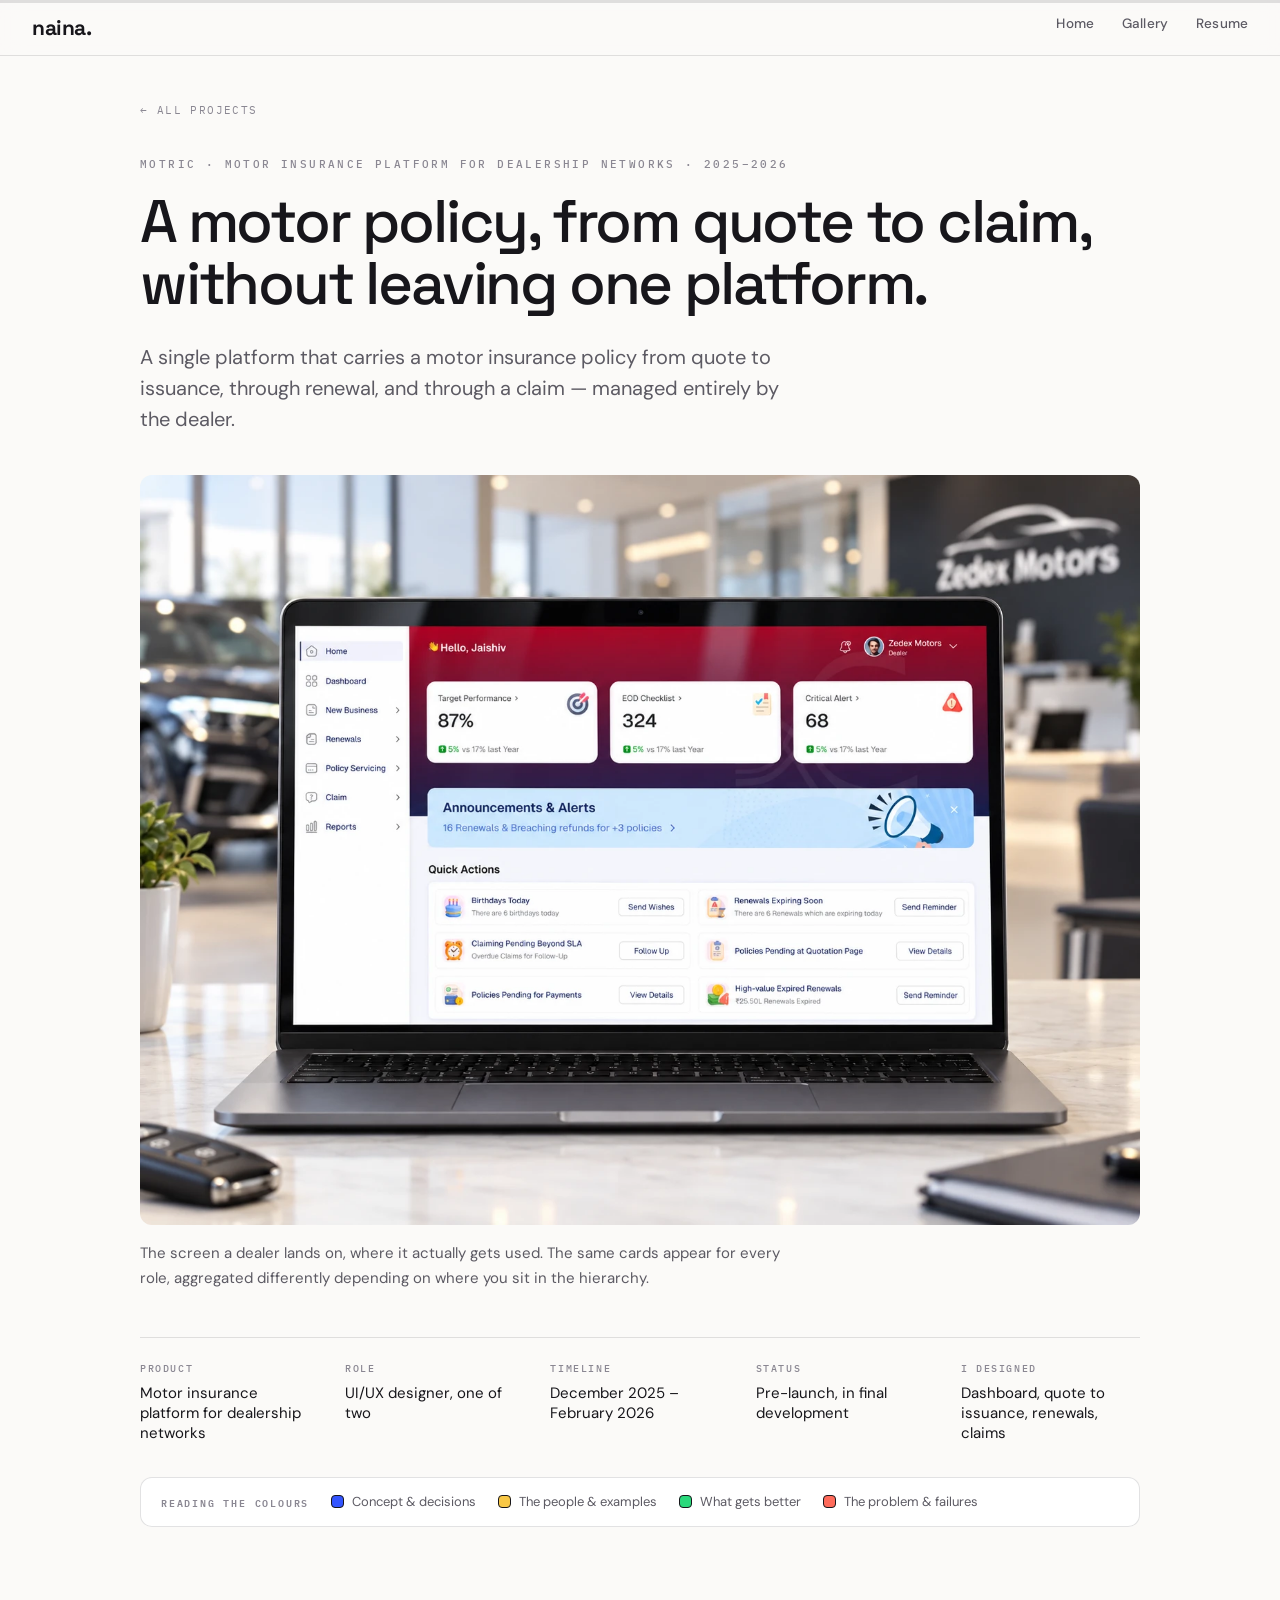
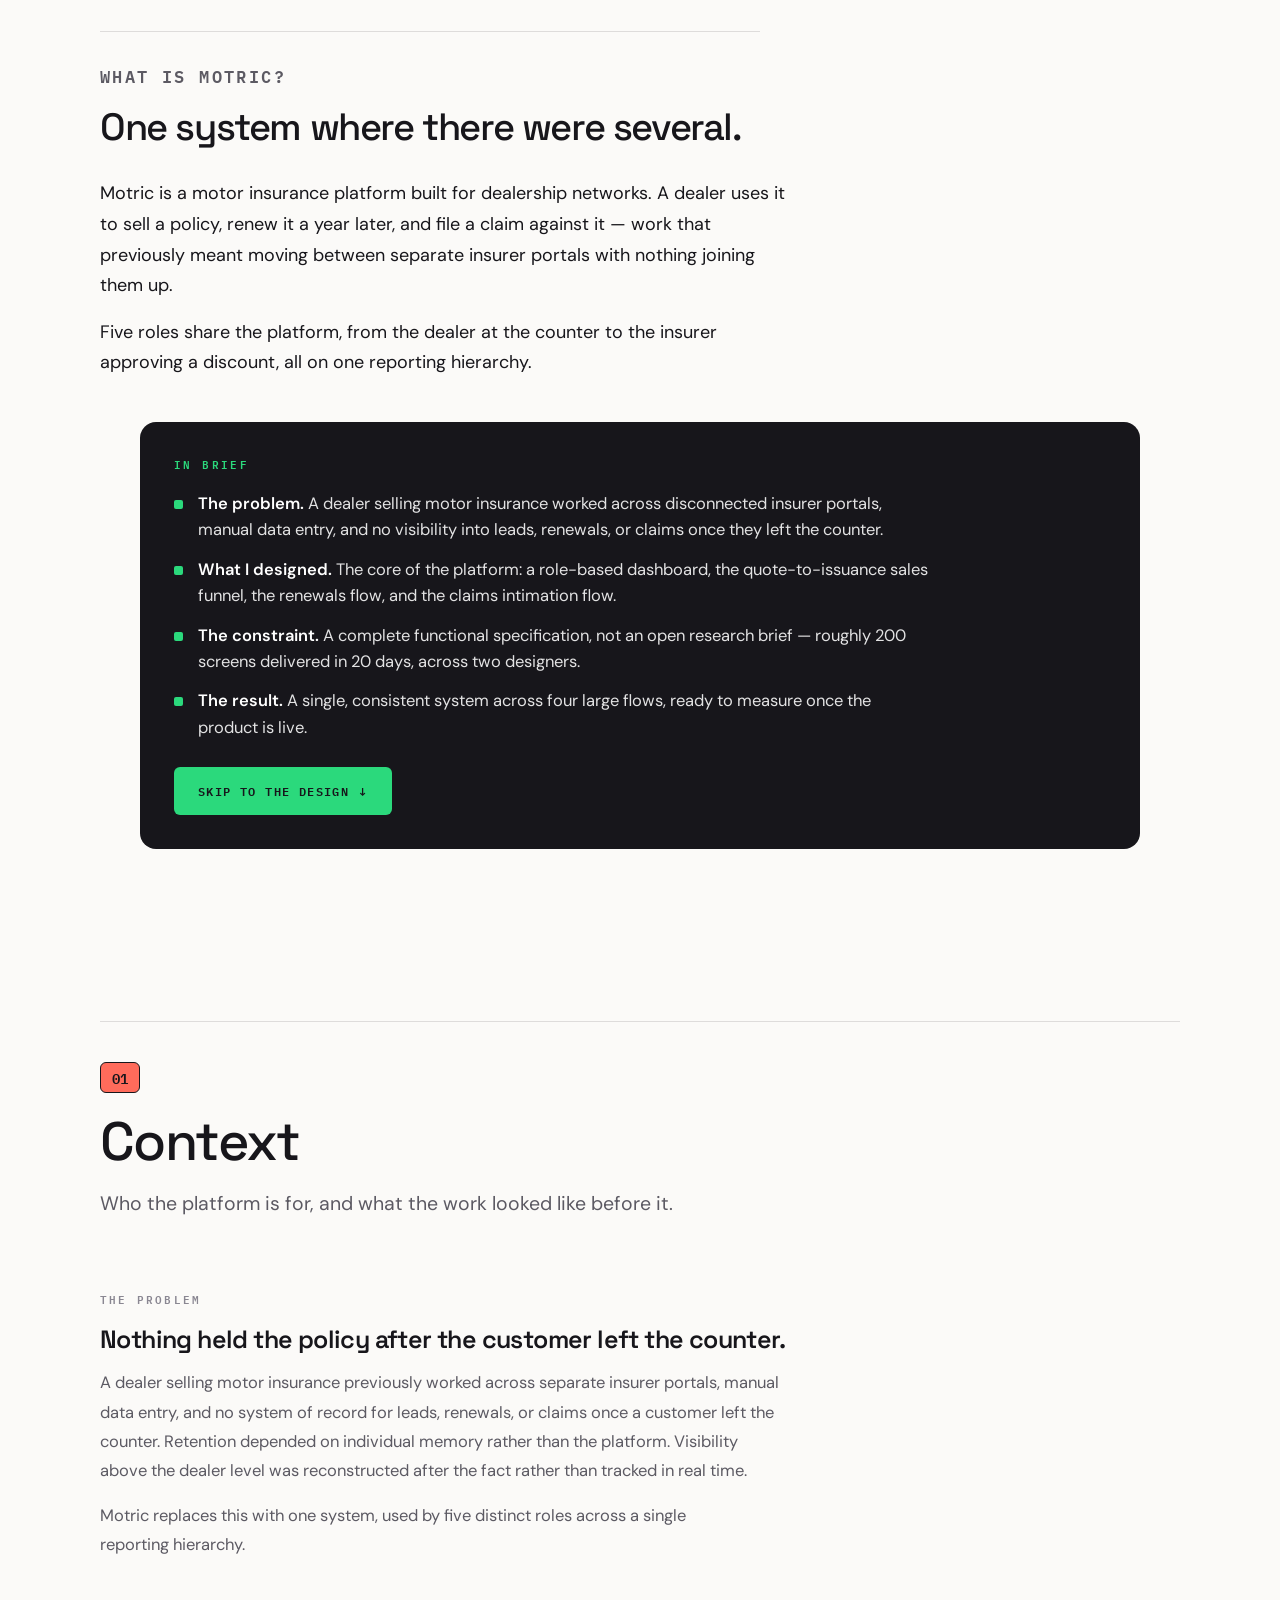
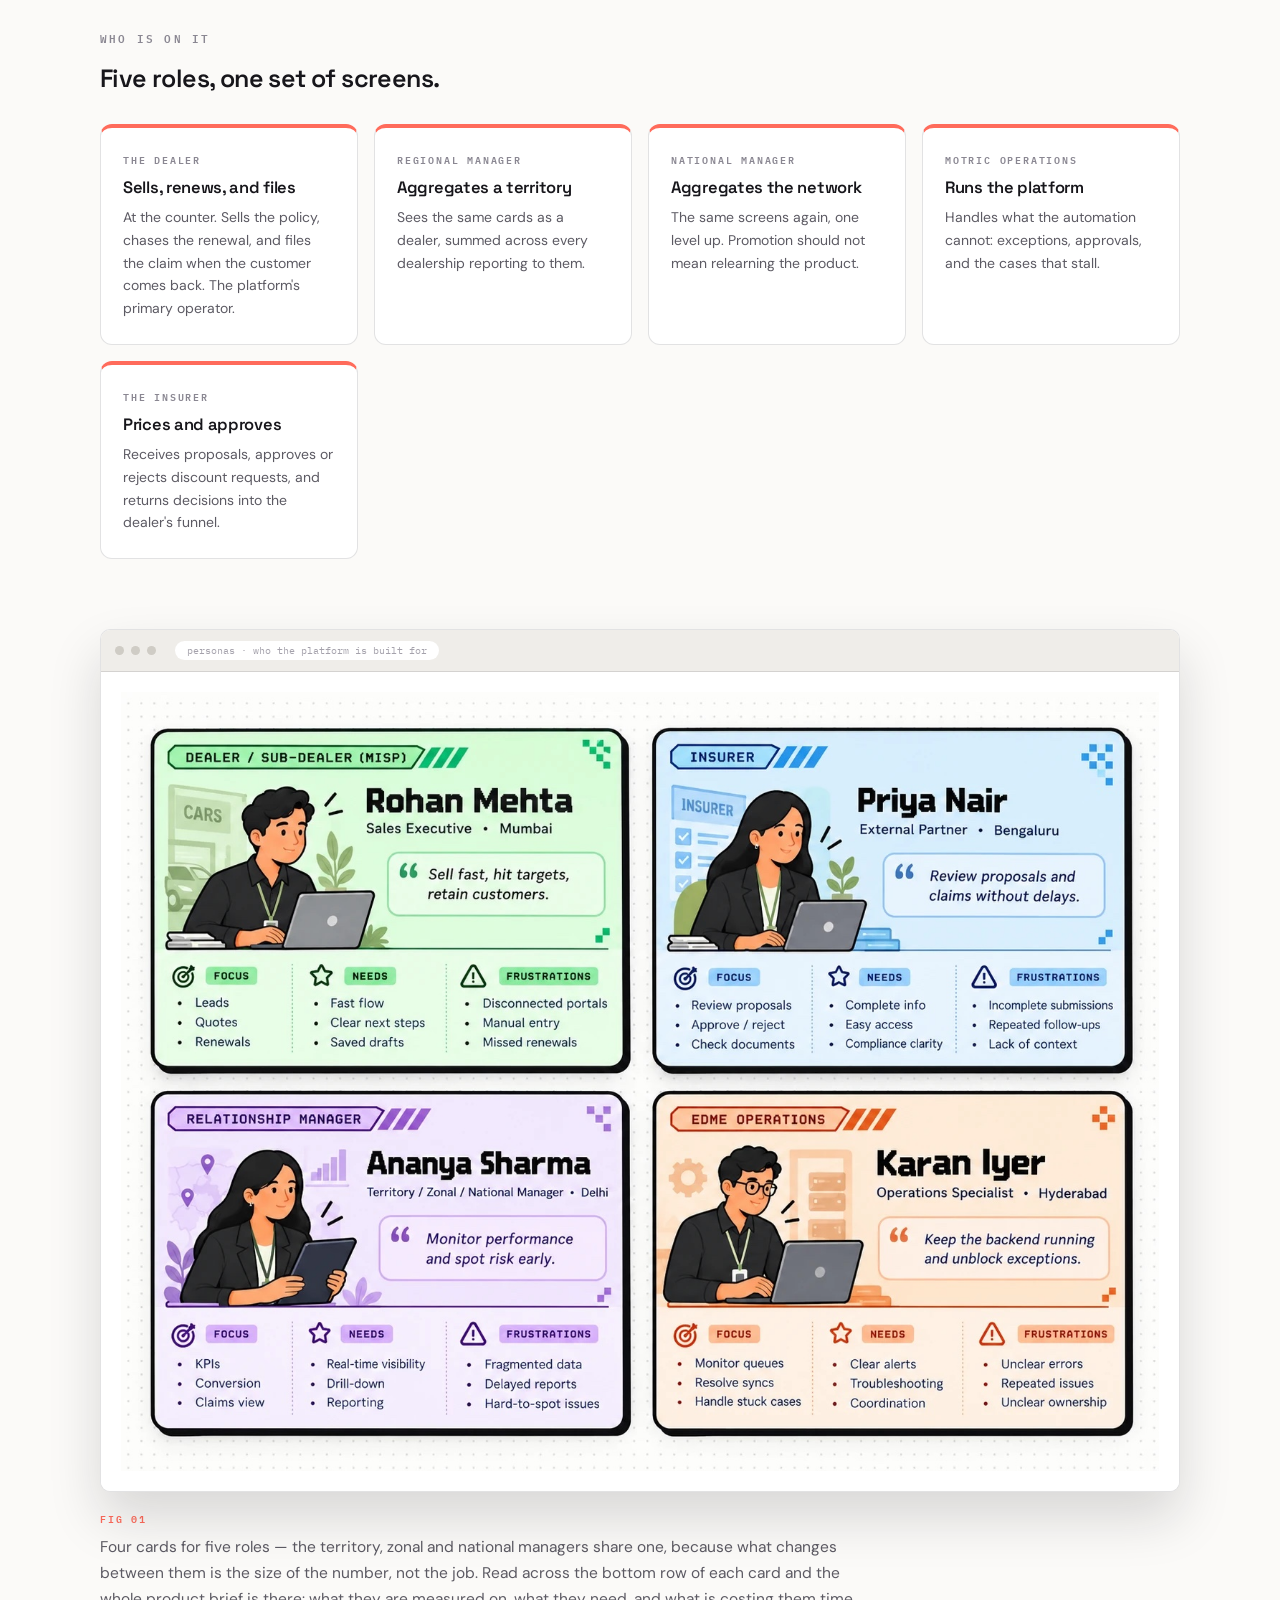
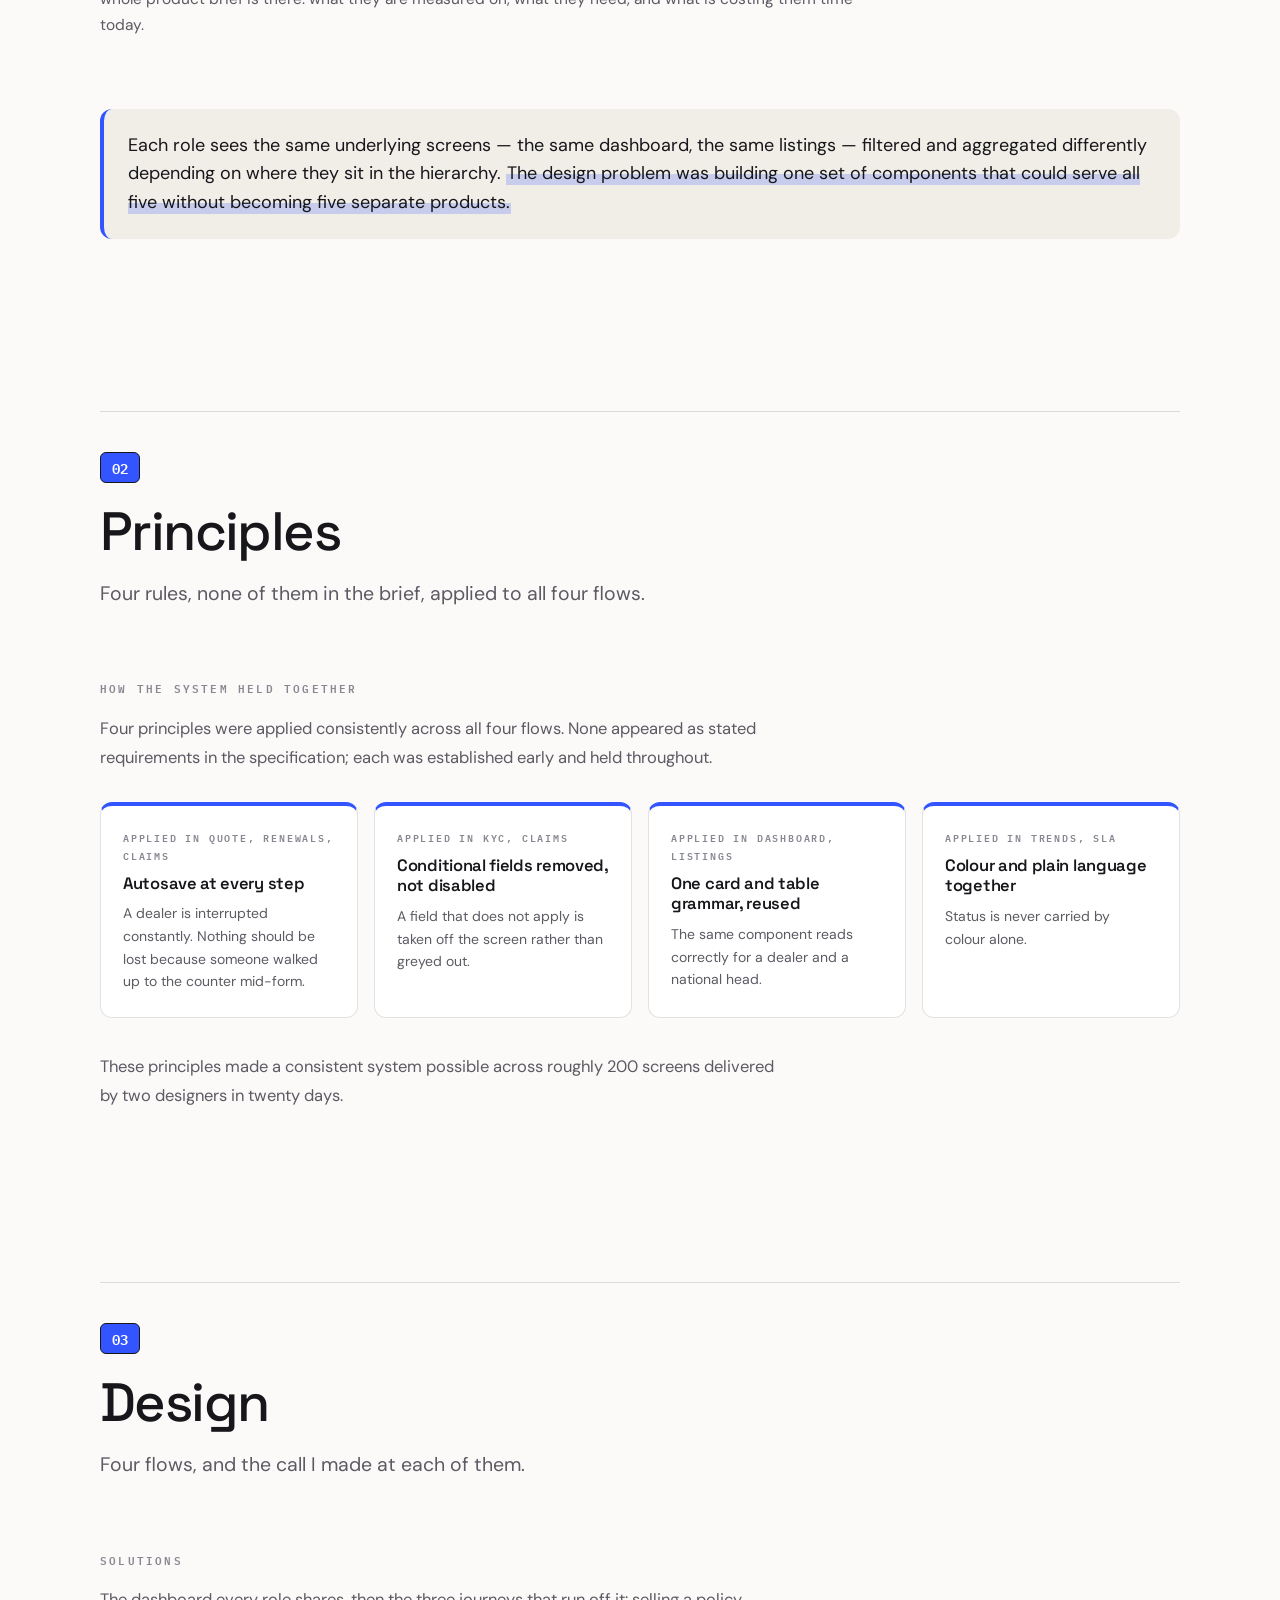
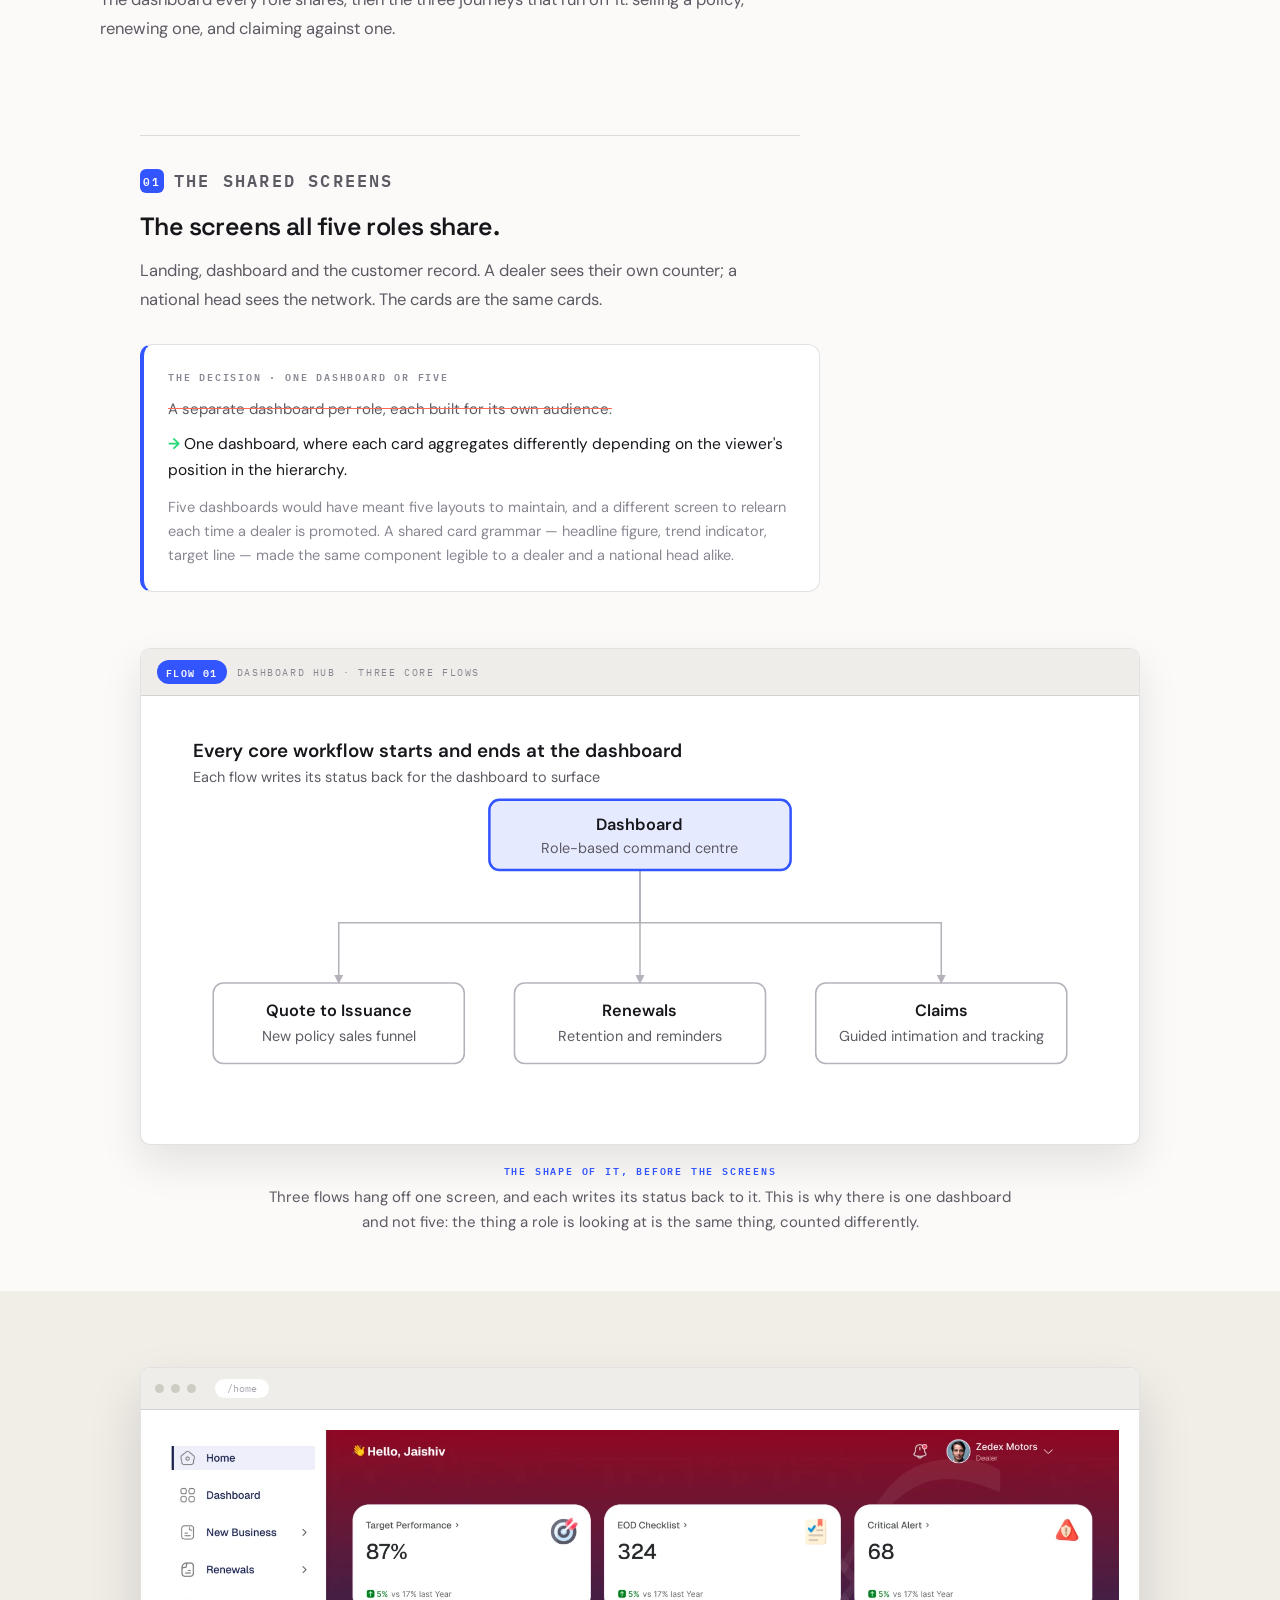
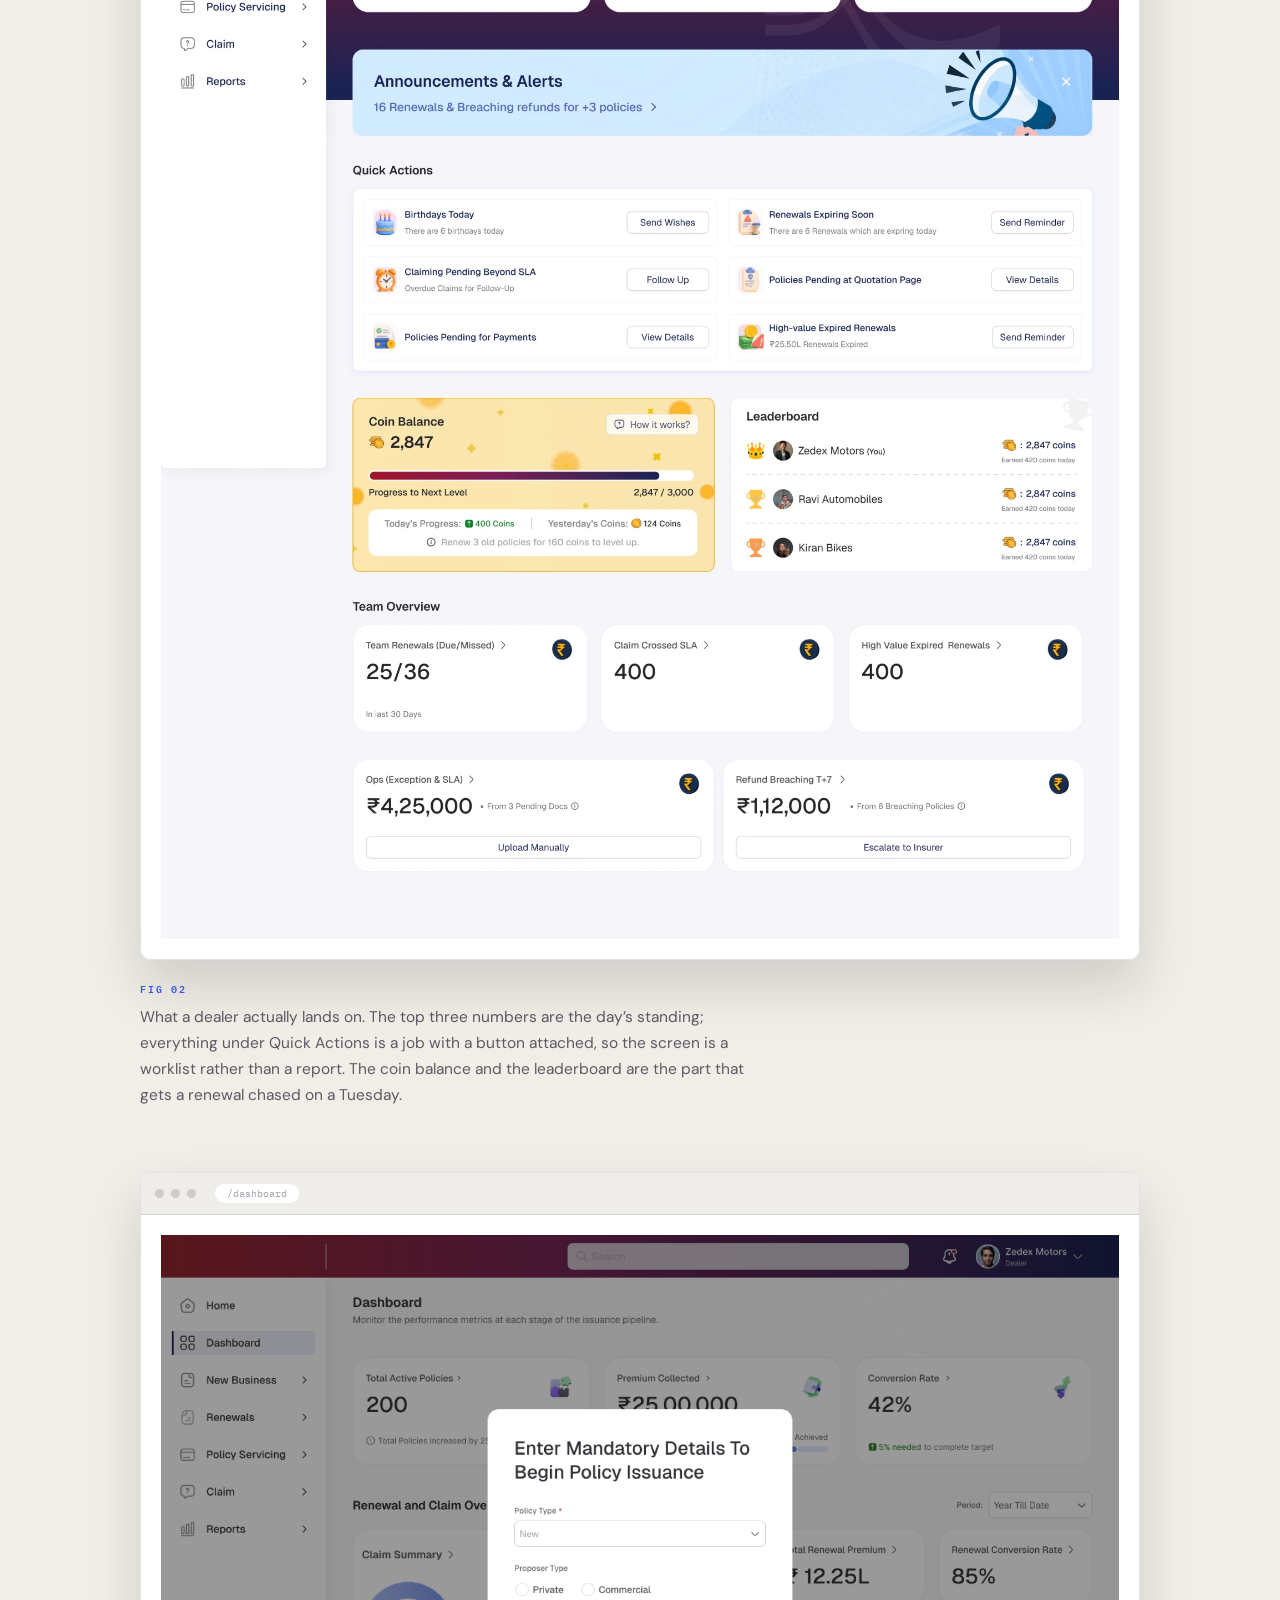
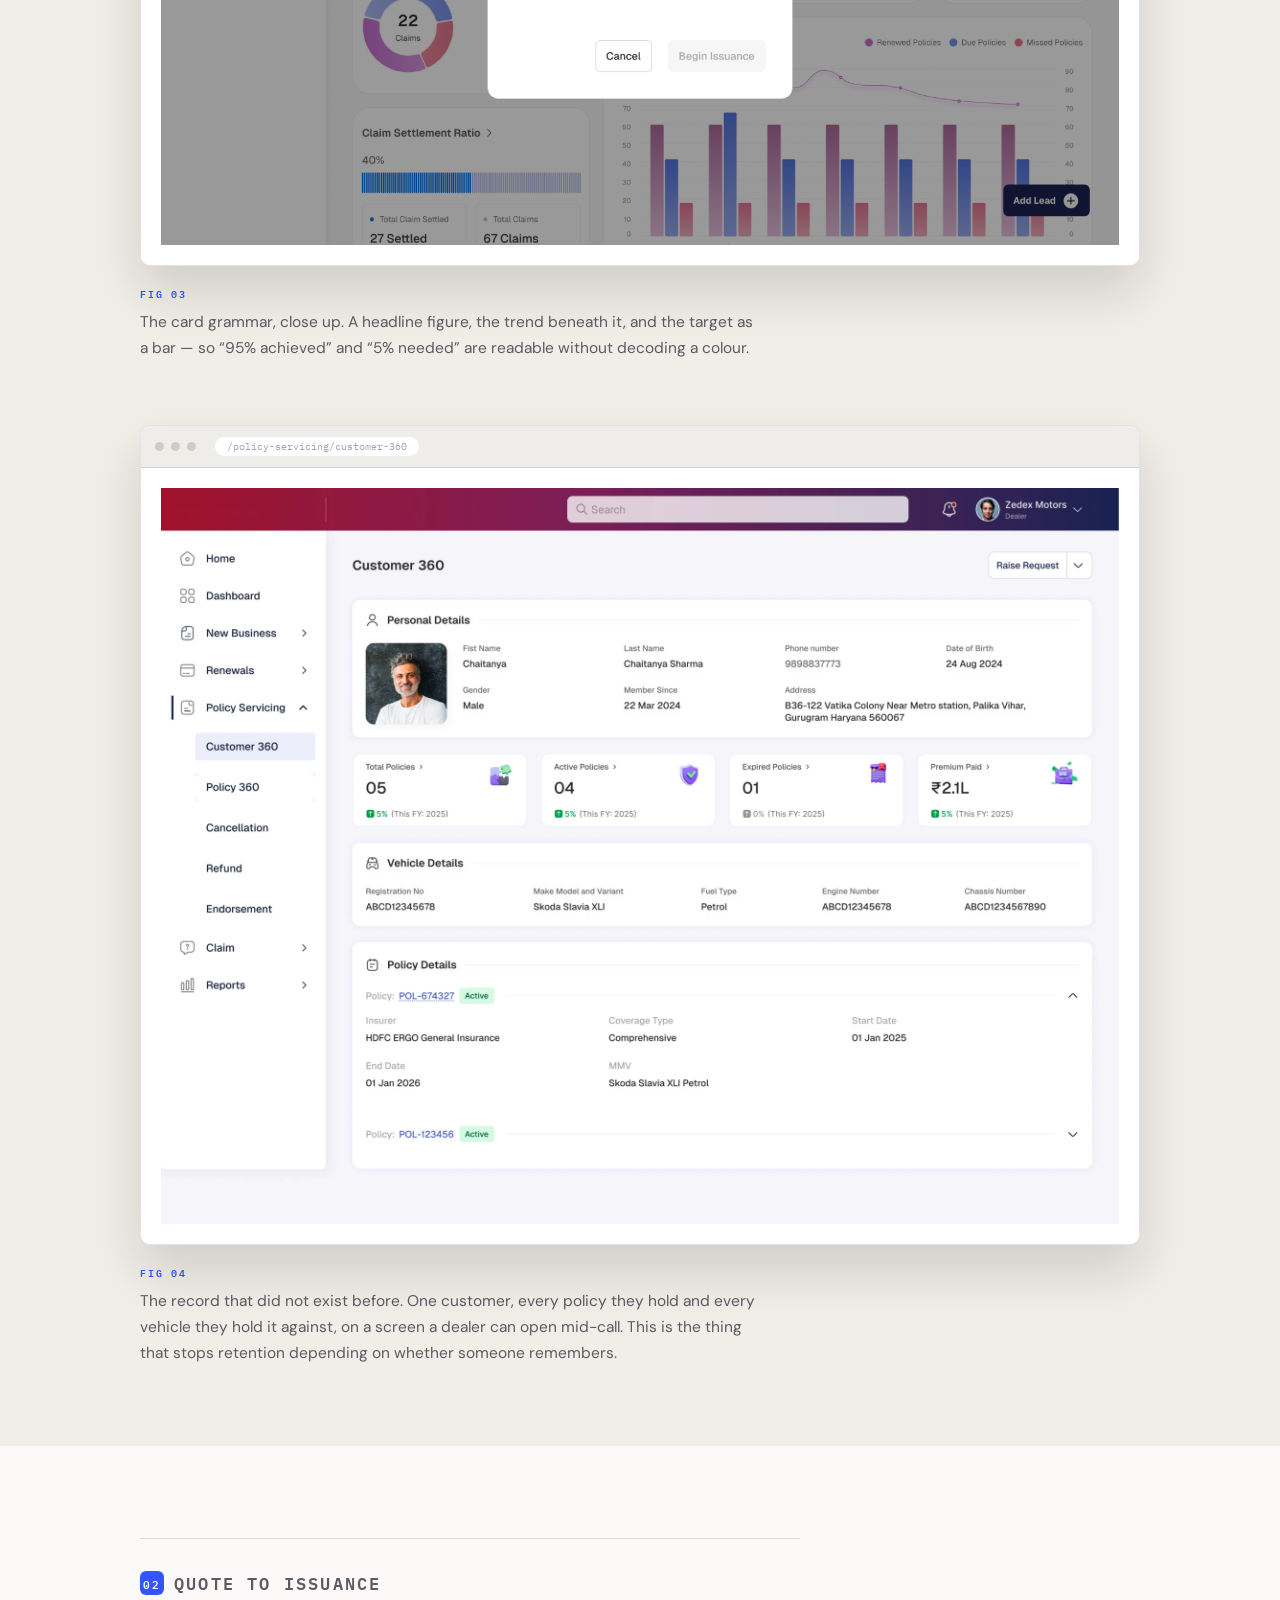
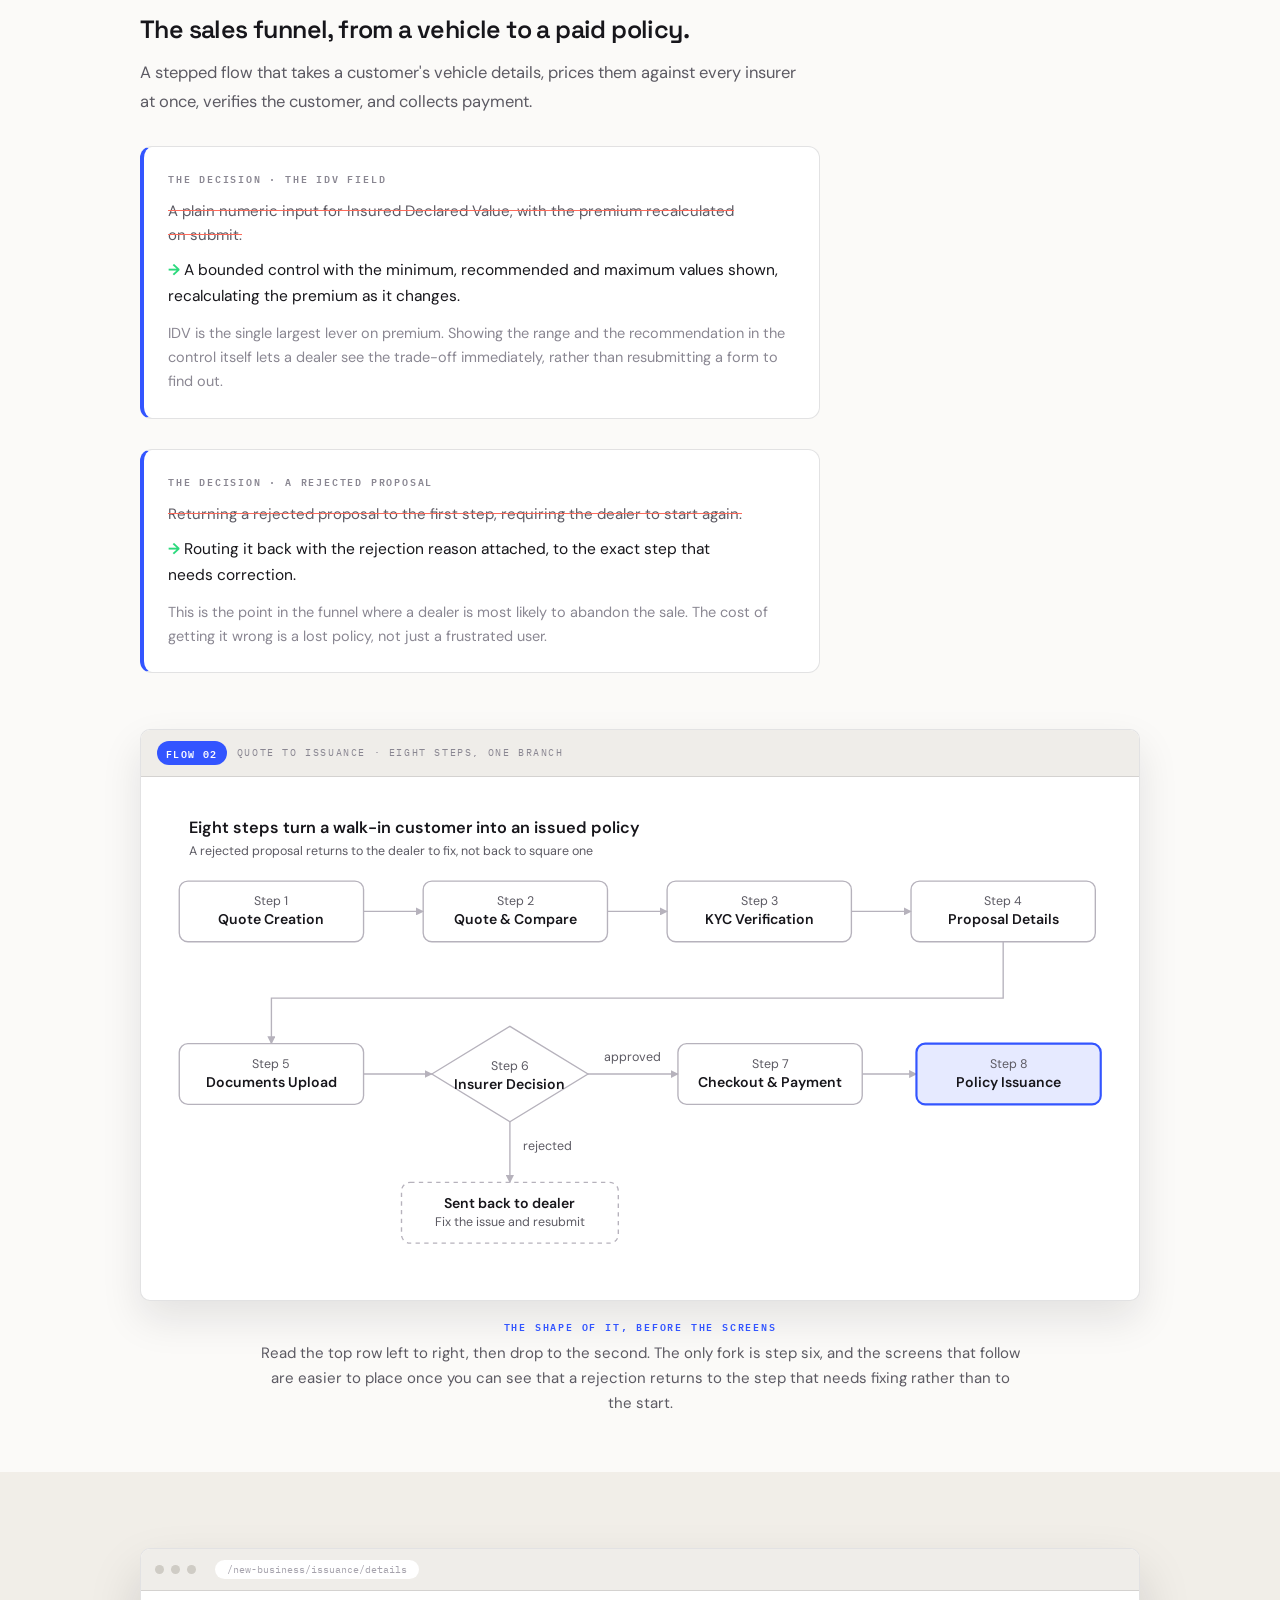
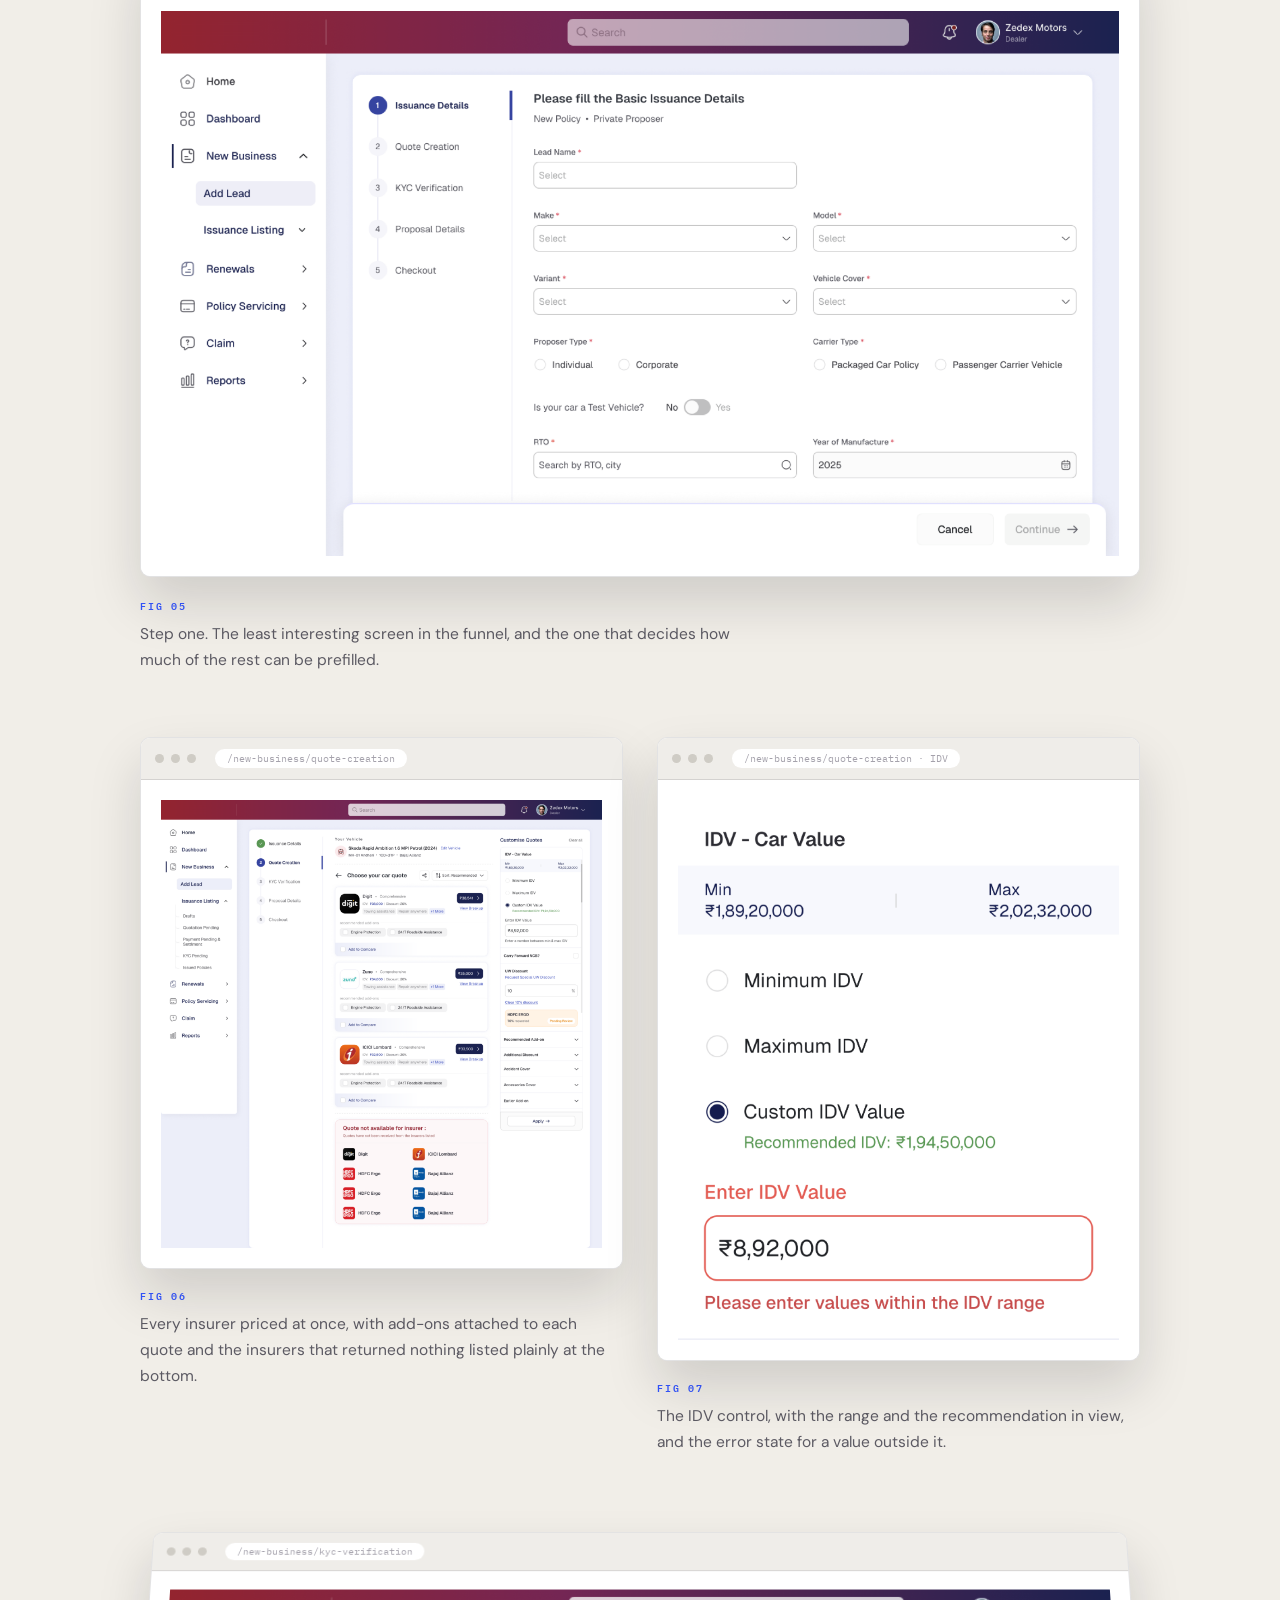
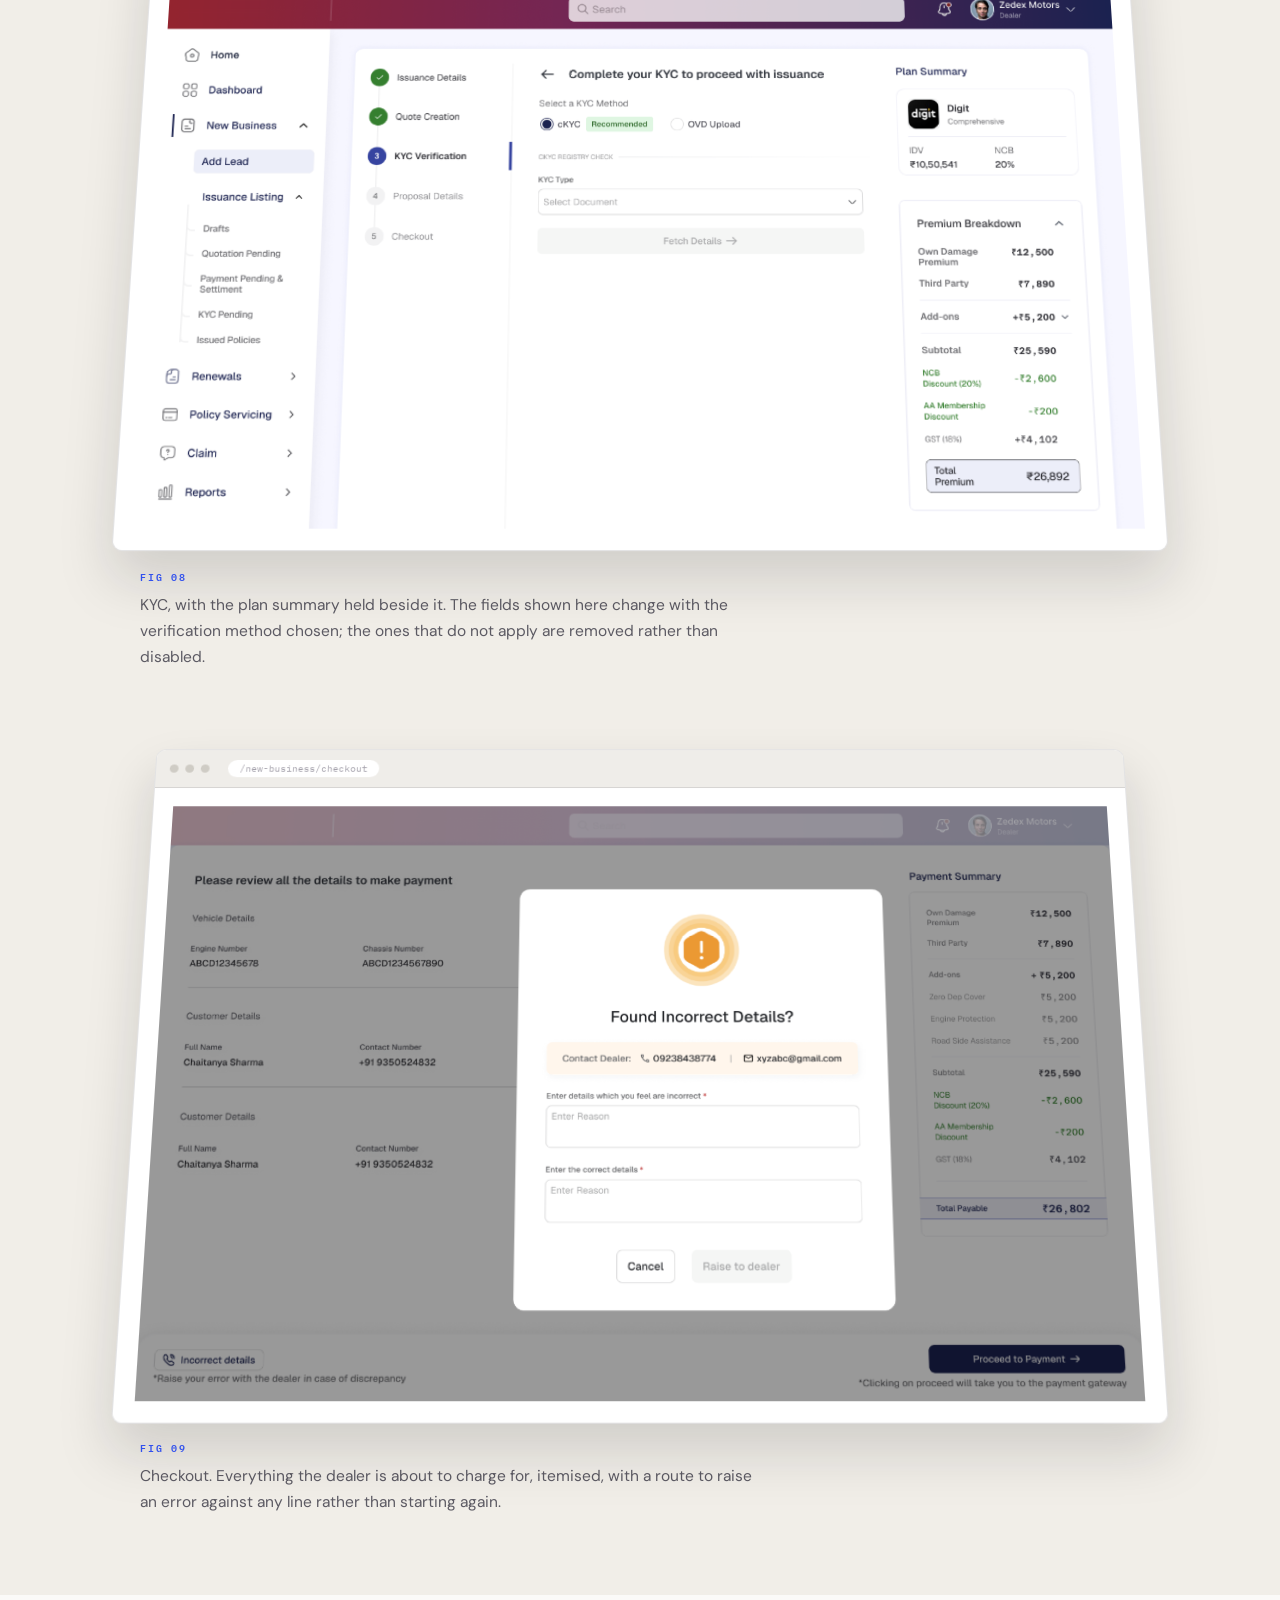
<file: case-study-motric.html>
<!DOCTYPE html>
<html lang="en">
<head>
<meta charset="utf-8">
<meta name="viewport" content="width=device-width, initial-scale=1">
<title>Motric — Case Study — Naina Gupta, Product Designer</title>
<meta name="description" content="A single platform that carries a motor insurance policy from quote to issuance, through renewal, and through a claim. How I designed Motric, a motor insurance platform for dealership networks.">
<link rel="preconnect" href="https://fonts.googleapis.com">
<link rel="preconnect" href="https://fonts.gstatic.com" crossorigin>
<link rel="stylesheet" href="nav.css">
<link rel="stylesheet" href="lightbox.css">
<script src="nav.js" defer></script>
<script src="scroll.js" defer></script>
<script src="lightbox.js" defer></script>
<link href="https://fonts.googleapis.com/css2?family=Space+Grotesk:wght@400;500;600;700&family=DM+Sans:wght@400;500;600&family=IBM+Plex+Mono:wght@400;500;600&display=swap" rel="stylesheet">


<style>
  site-nav { --nav-bg: rgba(251,250,248,.86); --nav-ink: var(--ink); --nav-muted: var(--muted); --nav-hair: var(--hair); }

  :root {
    --ink: #17161B;
    --muted: #5C5A63;
    --faint: #8A8792;
    --hair: rgba(23,22,27,.12);
    --paper: #FBFAF8;
    --tint: #F1EEE8;

    --yellow: #F9C846;
    --mint:   #63E3C2;
    --purple: #A66BFF;
    --pink:   #FF7EB6;
    --lime:   #C4E75A;
    --coral:  #FF6B5B;

    /* Faktra's own two */
    --blue:   #3355FF;
    --green:  #2BD97C;

    /* dividers stay neutral; colour is for the numbered chips */
    --rule: rgba(23,22,27,.13);

    --accent: var(--blue);
    --accent-ink: var(--ink);
    --accent-soft: rgba(51,85,255,.22);
  }

  *, *::before, *::after { box-sizing: border-box; }
  html { scroll-behavior: smooth; scroll-padding-top: 76px; }
  body {
    margin: 0; padding-top: 54px; background: var(--paper); color: var(--ink);
    font-family: 'DM Sans', sans-serif; -webkit-font-smoothing: antialiased;
  }
  @media (prefers-reduced-motion: reduce) {
    html { scroll-behavior: auto; }
    .browser { transform: none !important; }
  }

  /* ── shell ─────────────────────────────────────────────── */
  .wrap, .wide { max-width: 1080px; margin: 0 auto; padding: 0 40px; }
  /* prose keeps a readable measure inside the full-width column */
  .sec > p, .sec > .sub, .standfirst, .journey > .wrap > p { max-width: 680px; }

  .rail { position: fixed; top: 0; left: 0; right: 0; height: 3px; background: var(--hair); z-index: 60; }
  .rail > i {
    display: block; height: 100%;
    background: linear-gradient(90deg, var(--blue), var(--green));
    transform: scaleX(0); transform-origin: 0 50%;
  }


  /* ── type ──────────────────────────────────────────────── */
  .kicker {
    margin: 0 0 20px; font-family: 'IBM Plex Mono', monospace; font-size: 10.5px;
    font-weight: 500; letter-spacing: 2.4px; text-transform: uppercase; color: var(--faint);
  }
  h1 {
    margin: 0; font-family: 'Space Grotesk', sans-serif; font-weight: 500;
    font-size: clamp(34px, 6.2vw, 60px); line-height: 1.04; letter-spacing: -2.2px;
    text-wrap: balance;
  }
  h2 {
    margin: 0 0 14px; font-family: 'Space Grotesk', sans-serif; font-weight: 500;
    font-size: clamp(26px, 4.6vw, 38px); line-height: 1.1; letter-spacing: -1.4px;
    text-wrap: balance;
  }
  .standfirst { margin: 26px 0 0; font-size: clamp(17px, 2.3vw, 20px); line-height: 1.55; color: var(--muted); max-width: 640px; text-wrap: pretty; }
  .sub { margin: 0 0 30px; font-size: clamp(16px, 2.1vw, 18.5px); line-height: 1.6; color: var(--ink); opacity: .74; max-width: 660px; text-wrap: pretty; }
  p { text-wrap: pretty; }
  .sec p { margin: 0 0 16px; font-size: 16.5px; line-height: 1.76; color: var(--muted); max-width: 660px; }
  .sec p:last-child { margin-bottom: 0; }
  /* highlights always mean "important note" — one colour, blue, everywhere */
  mark.hl { background: linear-gradient(transparent 56%, rgba(51,85,255,.22) 56%); color: inherit; padding: 0 1px; }
  strong { font-weight: 600; color: var(--ink); }

  .sec { padding: 104px 0 0; scroll-margin-top: 88px; }
  /* every section opens with a rule in its own semantic colour, so the
     boundary between one section and the next is unmistakable */
  .eyebrow {
    display: flex; align-items: center; gap: 12px; margin: 0 0 22px;
    padding-top: 30px; border-top: 1px solid var(--rule);
    font-family: 'IBM Plex Mono', monospace; font-size: 11px; font-weight: 600;
    letter-spacing: 2.4px; text-transform: uppercase; color: var(--ink);
  }
  .eyebrow b {
    display: inline-flex; align-items: center; justify-content: center;
    min-width: 30px; height: 24px; padding: 0 7px; border-radius: 4px;
    background: var(--accent); border: 1.5px solid var(--ink); color: var(--accent-ink, var(--ink));
    font-size: 12px; letter-spacing: 0;
  }

  /* ── meta strip ────────────────────────────────────────── */
  .meta {
    display: grid; grid-template-columns: repeat(auto-fit, minmax(132px, 1fr));
    gap: 26px; margin: 46px 0 0; padding-top: 24px; border-top: 1px solid var(--hair);
  }
  .meta dt { font-family: 'IBM Plex Mono', monospace; font-size: 9.5px; font-weight: 500; letter-spacing: 1.6px; text-transform: uppercase; color: var(--faint); }
  .meta dd { margin: 8px 0 0; font-size: 15px; }

  /* ── glossary "?" ──────────────────────────────────────── */
  .q {
    display: inline-flex; align-items: center; justify-content: center;
    width: 15px; height: 15px; margin: 0 0 0 2px; padding: 0;
    /* raised by painting, not by vertical-align, so the badge keeps its place
       on the baseline and the punctuation after it stays flush (A-15) */
    position: relative; top: -3px; vertical-align: baseline;
    border: 1px solid var(--hair); border-radius: 50%;
    background: #FFFFFF; color: var(--faint); cursor: pointer;
    font-family: 'IBM Plex Mono', monospace; font-size: 9.5px; font-weight: 600; line-height: 1;
    transition: background .16s ease, color .16s ease, border-color .16s ease;
  }
  .q:hover, .q:focus-visible, .q[aria-expanded="true"] {
    background: var(--ink); color: #FFFFFF; border-color: var(--ink); outline: none;
  }
  .pop {
    position: absolute; z-index: 55; width: min(320px, calc(100vw - 32px));
    padding: 16px 18px 17px; border-radius: 10px;
    background: var(--ink); color: #FFFFFF;
    box-shadow: 0 18px 40px rgba(23,22,27,.3);
    font-size: 14px; line-height: 1.62;
  }
  .pop b {
    display: block; margin-bottom: 7px; color: var(--green);
    font-family: 'IBM Plex Mono', monospace; font-size: 9.5px; font-weight: 600;
    letter-spacing: 1.8px; text-transform: uppercase;
  }
  .glossary-note {
    margin: 30px 0 0; padding: 13px 16px; border-radius: 8px;
    background: var(--tint); border: 1px dashed var(--hair);
    font-family: 'IBM Plex Mono', monospace; font-size: 10.5px; line-height: 1.7;
    letter-spacing: .3px; color: var(--muted);
  }

  /* ── the primer ────────────────────────────────────────── */
  .primer { margin: 30px 0 0; padding: 34px 32px 32px; background: #FFFFFF; border: 2px solid var(--ink); border-radius: 16px; box-shadow: 7px 8px 0 var(--blue); }
  .steps { display: grid; grid-template-columns: repeat(auto-fit, minmax(190px, 1fr)); gap: 0; margin: 0; }
  .step { position: relative; padding: 0 22px 0 0; }
  .step + .step { padding-left: 26px; border-left: 1px solid var(--hair); }
  .step .n {
    display: inline-flex; align-items: center; justify-content: center;
    width: 26px; height: 26px; border-radius: 50%; background: var(--blue); color: #FFFFFF;
    font-family: 'IBM Plex Mono', monospace; font-size: 11px; font-weight: 600;
  }
  .step b { display: block; margin: 14px 0 8px; font-family: 'Space Grotesk', sans-serif; font-weight: 600; font-size: 17px; letter-spacing: -.4px; }
  .step p { margin: 0 !important; font-size: 14.5px !important; line-height: 1.62; color: var(--muted) !important; }
  .primer .flip { margin: 30px 0 0; padding: 20px 22px; border-radius: 10px; background: rgba(51,85,255,.09); border-left: 3px solid var(--blue); }
  .primer .flip p { margin: 0 !important; font-size: 15px !important; line-height: 1.66; color: var(--ink) !important; max-width: none; }

  /* ── stat band ─────────────────────────────────────────── */
  .stats { display: grid; grid-template-columns: repeat(auto-fit, minmax(180px, 1fr)); gap: 30px; margin: 34px 0 0; }
  .stat .n { font-family: 'Space Grotesk', sans-serif; font-weight: 500; font-size: clamp(34px, 4.6vw, 44px); letter-spacing: -1.8px; line-height: 1; }
  .stat .n u { text-decoration: none; box-shadow: inset 0 -11px 0 var(--accent-soft); }
  .stat p { margin: 13px 0 0 !important; font-size: 13.5px !important; line-height: 1.6; color: var(--faint) !important; }
  .source { margin: 24px 0 0 !important; font-family: 'IBM Plex Mono', monospace; font-size: 10px !important; letter-spacing: .4px; color: #A5A2AC !important; }

  /* ── the two-sided problem ─────────────────────────────── */
  .sides { display: grid; grid-template-columns: repeat(auto-fit, minmax(288px, 1fr)); gap: 16px; margin: 30px 0 0; }
  .sideq { padding: 26px 24px 28px; border-radius: 12px; background: #FFFFFF; border: 2px solid var(--ink); }
  /* both cards are people → yellow, per the legend */
  .sideq.a { box-shadow: 6px 7px 0 var(--yellow); }
  .sideq.b { box-shadow: 6px 7px 0 var(--yellow); }
  .sideq .who { font-family: 'IBM Plex Mono', monospace; font-size: 9.5px; font-weight: 600; letter-spacing: 1.8px; text-transform: uppercase; color: var(--faint); }
  .sideq h3 { margin: 12px 0 12px; font-family: 'Space Grotesk', sans-serif; font-weight: 600; font-size: 19px; letter-spacing: -.5px; line-height: 1.25; }
  .sideq p { margin: 0 0 14px !important; font-size: 15px !important; line-height: 1.66; color: var(--muted) !important; max-width: none; }
  .sideq p:last-child { margin-bottom: 0 !important; }
  .sideq .said { margin-top: 16px !important; padding: 13px 15px; border-radius: 8px; background: var(--tint); font-style: italic; color: var(--ink) !important; }

  /* ── persona cards ─────────────────────────────────────── */
  .personas { display: grid; grid-template-columns: repeat(4, 1fr); gap: 20px; }
  .personas img { width: 100%; height: auto; display: block; }
  @media (max-width: 1000px) { .personas { grid-template-columns: repeat(2, 1fr); gap: 16px; } }
  @media (max-width: 540px)  { .personas { grid-template-columns: 1fr; max-width: 340px; margin: 0 auto; } }

  /* ── journeys ──────────────────────────────────────────── */
  .journey { padding: 92px 0 0; }
  .jnum {
    display: flex; align-items: center; gap: 10px; margin: 0 0 16px;
    padding-top: 30px; border-top: 1px solid var(--rule);
    font-family: 'IBM Plex Mono', monospace; font-size: 10.5px; font-weight: 600;
    letter-spacing: 2.2px; text-transform: uppercase; color: var(--faint);
  }
  .jnum .part { color: var(--accent); }
  .jnum i { font-style: normal; display: inline-flex; align-items: center; justify-content: center; width: 24px; height: 24px; border-radius: 6px; background: var(--accent); color: #FFFFFF; font-size: 11px; }
  /* a journey is a part inside the Design stage, so its heading sits at
     part level rather than competing with the stage titles */
  .journey h2 {
    max-width: 700px; font-size: clamp(20px, 2.5vw, 25px);
    letter-spacing: -.6px; line-height: 1.22; font-weight: 600;
  }
  .journey > .wrap > p { font-size: 16.5px; line-height: 1.76; color: var(--muted); max-width: 660px; margin: 0 0 16px; }

  .call {
    margin: 30px 0 0; padding: 22px 24px 24px; border-radius: 12px;
    background: #FFFFFF; border: 1.5px solid var(--hair); border-left: 4px solid var(--accent);
    max-width: 680px;
  }
  .call .lbl { font-family: 'IBM Plex Mono', monospace; font-size: 9.5px; font-weight: 600; letter-spacing: 1.8px; text-transform: uppercase; color: var(--faint); }
  .call .x { margin: 12px 0 10px !important; font-size: 15px !important; line-height: 1.6; color: var(--muted) !important; }
  .call .x s { text-decoration-color: var(--coral); }
  .call .y { margin: 0 !important; font-size: 15.5px !important; line-height: 1.68; color: var(--ink) !important; }
  .call .y::before { content: "→ "; color: var(--green); font-weight: 700; }
  .call .why { margin: 12px 0 0 !important; font-size: 14.5px !important; line-height: 1.66; color: var(--faint) !important; }

  /* ── mockup slots ──────────────────────────────────────── */
  .band { margin: 56px 0 0; padding: 76px 0 80px; background: var(--tint); }
  .band.plain { background: transparent; padding: 0; margin-top: 56px; }
  .shot { margin: 0; perspective: 1600px; }
  .shot + .shot { margin-top: 64px; }
  .browser {
    transform: rotateX(var(--tilt-deg, 0deg)) scale(var(--tilt-scale, 1));
    transform-origin: 50% 92%;
    border-radius: 10px; overflow: hidden; background: #FFFFFF;
    border: 1.5px solid var(--hair); box-shadow: 0 26px 52px rgba(23,22,27,.15);
    will-change: transform;
  }
  .browser .bar { display: flex; align-items: center; gap: 7px; padding: 11px 14px; background: #EFEDE9; border-bottom: 1px solid var(--hair); }
  .browser .bar i { width: 9px; height: 9px; border-radius: 50%; background: #CFCCC5; }
  .browser .bar span { margin-left: 12px; padding: 3px 12px; border-radius: 20px; background: #FFFFFF; font-family: 'IBM Plex Mono', monospace; font-size: 10px; color: #A5A2AC; }
  .ph {
    display: flex; flex-direction: column; align-items: center; justify-content: center; gap: 8px;
    width: 100%; aspect-ratio: 16/10; background:
      repeating-linear-gradient(135deg, rgba(51,85,255,.045) 0 12px, transparent 12px 24px), #F7F7F9;
    font-family: 'IBM Plex Mono', monospace; font-size: 11px; font-weight: 600;
    letter-spacing: 1.8px; text-transform: uppercase; color: #B4B1BA; text-align: center; padding: 20px;
  }
  .ph small { font-size: 9.5px; font-weight: 400; letter-spacing: 1px; color: #C9C6CE; }
  /* a real screenshot renders at its own height — cropping one to a fixed
     box hid up to 71% of the taller screens */
  img.ph {
    display: block; width: 100%; height: auto;
    aspect-ratio: auto; object-fit: fill;
    background: #FFFFFF;
  }
  /* wide reference boards (flow boards, moodboard) are meant to be seen whole */

  /* ── flow boards ────────────────────────────────────────────
     The three user flows, drawn rather than screenshotted. They are
     framed like a screen so they read as part of the same set, but on
     paper rather than tint and with their own label, because a flow is
     a map of the journey and not a thing anyone sees in the product.
  ---------------------------------------------------------- */
  .flow { margin: 0; perspective: none; }
  .flow .board {
    border-radius: 10px; overflow: hidden; background: #FFFFFF;
    border: 1.5px solid var(--hair); box-shadow: 0 18px 40px rgba(23,22,27,.10);
  }
  .flow .blabel {
    display: flex; align-items: center; gap: 10px; padding: 11px 16px;
    background: #EFEDE9; border-bottom: 1px solid var(--hair);
    font-family: 'IBM Plex Mono', monospace; font-size: 10px;
    letter-spacing: 1.6px; text-transform: uppercase; color: #8A8792;
  }
  .flow .blabel b {
    padding: 3px 9px; border-radius: 20px; background: var(--accent);
    color: var(--accent-ink, #FFFFFF); font-weight: 600; letter-spacing: 1.4px;
  }
  .flow svg { display: block; width: 100%; height: auto; padding: 26px 22px 20px; }
  .flow figcaption {
    margin: 18px auto 0; max-width: 760px; text-align: center;
    font-size: 15px; line-height: 1.66; color: var(--muted);
  }
  .flow figcaption .fno {
    display: block; margin-bottom: 7px;
    font-family: 'IBM Plex Mono', monospace; font-size: 9.5px; font-weight: 600;
    letter-spacing: 1.8px; text-transform: uppercase; color: var(--accent);
  }
  /* A flow squeezed into a phone's width puts its labels at about six
     pixels, which is a picture of a diagram rather than a diagram. Below
     this the board keeps the drawing at a readable size and scrolls
     sideways instead, and says so. */
  @media (max-width: 860px) {
    .flow .board { overflow-x: auto; -webkit-overflow-scrolling: touch; }
    .flow svg { min-width: 700px; padding: 18px 14px 14px; }
    .flow .blabel { position: sticky; left: 0; }
    .flow .blabel::after {
      content: "scroll \2192"; margin-left: auto; padding-left: 12px;
      font-size: 9px; letter-spacing: 1.4px; color: #B4B1BA; white-space: nowrap;
    }
  }

  /* two screens per row */
  /* screens run one to a line; .two is for the few places where a pair
     reads better side by side (a blocked state and the screen that
     clears it, a bid received and the same bid selected) */
  .grid2 { display: grid; grid-template-columns: 1fr; gap: 64px; margin: 0; }
  .grid2.two { grid-template-columns: repeat(2, 1fr); gap: 40px 34px; }
  .shot + .grid2, .grid2 + .shot { margin-top: 64px; }
  .grid2 > .shot { margin: 0; }
  .grid2.two > .shot:last-child:nth-child(odd) { grid-column: 1 / -1; }
  .grid2 figcaption { text-align: left; margin-left: 0; }

  /* the evidence panel + takeaway in the problem section */
  .evidence { margin: 30px 0 0; padding: 26px 26px 22px; border: 1.5px solid var(--hair); border-radius: 14px; background: #FFFFFF; }
  .evidence .ev-label { margin: 0 0 20px; font-family: 'IBM Plex Mono', monospace; font-size: 10px; font-weight: 600; letter-spacing: 1.8px; text-transform: uppercase; color: var(--faint); }
  .evidence .stats { margin: 0; }
  .evidence .source { margin: 20px 0 0 !important; }
  .takeaway { margin: 22px 0 0; padding: 22px 24px; border-radius: 12px; background: var(--tint); border-left: 4px solid var(--blue); }
  .takeaway p { margin: 0 !important; font-size: 18px !important; line-height: 1.6; color: var(--ink) !important; max-width: none; }
  .shot figcaption {
    margin: 20px 0 0; max-width: 620px; text-align: left;
    font-size: 15.5px; line-height: 1.68; color: var(--muted);
  }
  /* the figure number stays a small mono tag; the sentence is now prose */
  .shot figcaption .fno {
    display: block; margin-bottom: 7px;
    font-family: 'IBM Plex Mono', monospace; font-size: 9.5px; font-weight: 600;
    letter-spacing: 1.8px; text-transform: uppercase; color: var(--accent);
  }
  .wideboard figcaption { max-width: 760px; }
  .pair { display: grid; grid-template-columns: repeat(auto-fit, minmax(300px, 1fr)); gap: 28px; }
  .pair .shot + .shot { margin-top: 0; }
  .pair figcaption { text-align: left; margin-left: 0; }
  .pair .ph { aspect-ratio: 4/3; }

  /* ── stage headers: the case study's top-level chunks ──── */
  /* Stages are the case study's top-level chunks, so they get the most
     air above them and the largest type after the page title. */
  /* ── the glimpse: what this is, before any reading ────────
     A single screen straight under the headline, so the page opens
     on the thing itself rather than on paragraphs about it. */
  .glimpse { margin: 40px 0 0; }
  .glimpse .browser { transform: none; }
  /* The opening image is a photograph of the product on a machine, not a
     screenshot, so it keeps its own proportions — cropping it to a fixed
     band cut the laptop in half. No browser chrome either: a frame drawn
     around a photo of a screen reads as a mistake. */
  .glimpse img {
    display: block; width: 100%; height: auto;
    border-radius: 12px;
  }
  .glimpse figcaption {
    margin: 16px 0 0; max-width: 640px;
    font-size: 15px; line-height: 1.66; color: var(--muted);
  }

  .stage { padding: 172px 0 0; scroll-margin-top: 88px; }
  /* a divider should mark the break, not announce it */
  .stage-head { padding-top: 40px; border-top: 1px solid var(--rule); }
  .stage-n {
    display: inline-flex; align-items: center; justify-content: center;
    min-width: 40px; height: 31px; padding: 0 10px; border-radius: 6px;
    background: var(--accent); color: var(--accent-ink, var(--ink));
    border: 1.5px solid var(--ink);
    font-family: 'IBM Plex Mono', monospace; font-size: 14px; font-weight: 600;
  }
  .stage-head h2 {
    /* the floor has to stay under h1's so the page title still leads on
       a phone, where both clamps bottom out */
    margin: 20px 0 0; font-size: clamp(27px, 5.2vw, 54px);
    line-height: 1.06; letter-spacing: -1.6px;
  }
  .stage-head .lede {
    margin: 18px 0 0; max-width: 680px;
    font-size: clamp(16.5px, 2.2vw, 19.5px); line-height: 1.6; color: var(--muted);
  }

  /* a labelled part inside a stage */
  .part { margin: 70px 0 0; }
  .part > .slabel {
    margin: 0 0 16px; font-family: 'IBM Plex Mono', monospace; font-size: 10.5px;
    font-weight: 600; letter-spacing: 2.2px; text-transform: uppercase; color: var(--faint);
  }
  .part > h3 {
    margin: 0 0 14px; font-family: 'Space Grotesk', sans-serif; font-weight: 600;
    font-size: clamp(20px, 2.5vw, 25px); letter-spacing: -.6px; line-height: 1.22;
  }
  .part > p { margin: 0 0 16px; font-size: 16.5px; line-height: 1.76; color: var(--muted); max-width: 680px; }
  .part > p:last-child { margin-bottom: 0; }

  /* ── the brief: what this thing actually is ────────────── */
  .brief { margin: 30px 0 0; }
  .brief p { font-size: 18px; line-height: 1.7; color: var(--ink); max-width: 700px; margin: 0 0 16px; }
  .brief p:last-child { margin-bottom: 0; }

  /* ── tl;dr: the shortcut for anyone who just wants screens ─ */
  .tldr {
    margin: 44px 0 0; padding: 32px 34px 34px; border-radius: 16px;
    background: var(--ink); color: #FFFFFF;
  }
  .tldr .lbl {
    margin: 0 0 18px; font-family: 'IBM Plex Mono', monospace; font-size: 11px;
    font-weight: 600; letter-spacing: 2.4px; text-transform: uppercase; color: var(--green);
  }
  .tldr ul { margin: 0; padding: 0; list-style: none; display: grid; gap: 13px; max-width: 760px; }
  .tldr li {
    position: relative; padding-left: 24px;
    font-size: 16.5px; line-height: 1.6; color: rgba(255,255,255,.88);
  }
  .tldr li::before {
    content: ""; position: absolute; left: 0; top: 9px;
    width: 9px; height: 9px; border-radius: 2px; background: var(--green);
  }
  .tldr li b { color: #FFFFFF; font-weight: 600; }
  .tldr .go {
    display: inline-flex; align-items: center; gap: 10px; margin: 26px 0 0;
    padding: 14px 24px; border-radius: 6px; background: var(--green); color: var(--ink);
    text-decoration: none; font-family: 'IBM Plex Mono', monospace; font-size: 11.5px;
    font-weight: 600; letter-spacing: 1.4px; text-transform: uppercase;
    transition: transform .14s ease;
  }
  .tldr .go:hover { transform: translateY(-2px); }
  .tldr .go .arrow { transition: transform .2s ease; }
  .tldr .go:hover .arrow { transform: translateY(2px); }

  /* ── the recovery ladder ───────────────────────────────── */
  .ladder { margin: 30px 0 0; display: grid; gap: 10px; max-width: 680px; }
  .rung { display: grid; grid-template-columns: 30px 1fr; gap: 16px; align-items: start; padding: 15px 18px; border-radius: 9px; background: #FFFFFF; border: 1.5px solid var(--hair); }
  .rung i { font-style: normal; display: inline-flex; align-items: center; justify-content: center; width: 30px; height: 30px; border-radius: 50%; background: var(--tint); font-family: 'IBM Plex Mono', monospace; font-size: 12px; font-weight: 600; color: var(--muted); }
  .rung b { display: block; font-family: 'Space Grotesk', sans-serif; font-weight: 600; font-size: 15.5px; letter-spacing: -.3px; }
  .rung span { display: block; margin-top: 4px; font-size: 14px; line-height: 1.6; color: var(--muted); }
  .rung.last { background: var(--ink); border-color: var(--ink); }
  .rung.last b { color: #FFFFFF; }
  .rung.last span { color: rgba(255,255,255,.62); }
  .rung.last i { background: rgba(255,255,255,.12); }

  /* ── outcome ───────────────────────────────────────────── */
  .metric { margin: 32px 0 0; padding: 34px 32px 32px; border-radius: 16px; background: var(--ink); color: #FFFFFF; }
  .metric .cap { margin: 0 0 24px; font-family: 'IBM Plex Mono', monospace; font-size: 10.5px; font-weight: 600; letter-spacing: 2px; text-transform: uppercase; color: rgba(255,255,255,.55); }
  .metric .bar { display: grid; grid-template-columns: 118px 1fr; gap: 16px; align-items: center; margin-bottom: 13px; }
  .metric .bar .lbl { font-family: 'IBM Plex Mono', monospace; font-size: 10px; letter-spacing: 1px; text-transform: uppercase; color: rgba(255,255,255,.5); text-align: right; }
  .metric .track { height: 48px; border-radius: 9px; background: rgba(255,255,255,.07); overflow: hidden; }
  .metric .fill { height: 100%; border-radius: 9px; display: flex; align-items: center; padding: 0 18px; font-family: 'Space Grotesk', sans-serif; font-weight: 600; font-size: 18px; letter-spacing: -.4px; white-space: nowrap; }
  .metric .fill.was { width: 100%; background: rgba(255,255,255,.13); color: rgba(255,255,255,.9); }
  .metric .fill.now { width: 22%; min-width: 146px; background: var(--green); color: var(--ink); }
  .metric .delta { margin: 24px 0 0; padding-top: 22px; border-top: 1px solid rgba(255,255,255,.14); display: flex; align-items: baseline; gap: 12px; flex-wrap: wrap; }
  .metric .delta b { font-family: 'Space Grotesk', sans-serif; font-weight: 600; font-size: 30px; letter-spacing: -1.2px; color: var(--yellow); }
  .metric .delta span { flex: 1 1 240px; font-size: 13.5px; line-height: 1.55; color: rgba(255,255,255,.66); }
  .metric .swaps { margin-top: 28px; padding-top: 26px; border-top: 1px solid rgba(255,255,255,.14); }
  .metric .swaps .lbl2 { margin: 0 0 8px; font-family: 'IBM Plex Mono', monospace; font-size: 10.5px; font-weight: 600; letter-spacing: 1.6px; text-transform: uppercase; color: rgba(255,255,255,.5); }
  .metric .swaps .r { display: grid; grid-template-columns: 1fr 1fr; gap: 18px; padding: 14px 0; border-top: 1px solid rgba(255,255,255,.09); align-items: baseline; }
  .metric .swaps .was { font-size: 14px; color: rgba(255,255,255,.42); text-decoration: line-through; text-decoration-color: rgba(255,107,91,.55); }
  .metric .swaps .now { font-size: 14.5px; color: #FFFFFF; }
  .metric .swaps .now::before { content: "→ "; color: var(--green); font-weight: 700; }
  .note { margin: 24px 0 0 !important; font-family: 'IBM Plex Mono', monospace; font-size: 10.5px !important; line-height: 1.75 !important; letter-spacing: .3px; color: #A5A2AC !important; max-width: 620px; }

  /* ── learnings ─────────────────────────────────────────── */
  .learn { display: grid; grid-template-columns: repeat(auto-fit, minmax(230px, 1fr)); gap: 16px; margin: 30px 0 0; }
  .lrn { padding: 26px 24px; border-radius: 12px; background: #FFFFFF; border: 1.5px solid var(--hair); border-top: 4px solid var(--accent); }
  .lrn b { display: block; margin: 0 0 11px; font-family: 'Space Grotesk', sans-serif; font-weight: 600; font-size: 16.5px; letter-spacing: -.3px; line-height: 1.3; }
  .lrn p { margin: 0 !important; font-size: 14.5px !important; line-height: 1.66; color: var(--muted) !important; max-width: none; }
  .closer { margin: 40px 0 0; font-family: 'Space Grotesk', sans-serif; font-weight: 500; font-size: clamp(21px, 3.2vw, 28px); line-height: 1.34; letter-spacing: -1px; color: var(--ink); max-width: 680px; }

  /* ── footer ────────────────────────────────────────────── */
  .end { margin: 110px auto 0; padding: 44px 0 100px; border-top: 1px solid var(--hair); }
  .end-in { display: flex; flex-wrap: wrap; align-items: flex-end; justify-content: space-between; gap: 28px; }
  .end .lead { font-family: 'IBM Plex Mono', monospace; font-size: 10px; letter-spacing: 1.8px; text-transform: uppercase; color: #A5A2AC; }
  .end a.big { display: block; margin-top: 12px; text-decoration: none; font-family: 'Space Grotesk', sans-serif; font-weight: 600; font-size: clamp(24px, 4vw, 30px); letter-spacing: -1.2px; color: var(--ink); }
  .btn {
    display: inline-flex; align-items: center; gap: 10px; padding: 13px 22px;
    text-decoration: none; background: var(--ink); color: var(--paper); border-radius: 4px;
    font-family: 'IBM Plex Mono', monospace; font-size: 11px; font-weight: 600;
    letter-spacing: 1.4px; text-transform: uppercase;
    transition: transform .14s ease, box-shadow .14s ease;
  }
  .btn:hover { transform: translateY(-2px); box-shadow: 0 6px 16px rgba(23,22,27,.22); }

  /* ── colour legend (states what the colours mean) ─────── */
  .legend { list-style: none; display: flex; flex-wrap: wrap; align-items: center; gap: 11px 22px; margin: 34px 0 0; padding: 15px 20px; border: 1px solid var(--hair); border-radius: 12px; background: #FFFFFF; }
  .legend .lgt { font-family: 'IBM Plex Mono', monospace; font-size: 9.5px; font-weight: 600; letter-spacing: 1.8px; text-transform: uppercase; color: var(--faint); }
  .legend .lg { display: inline-flex; align-items: center; gap: 8px; font-size: 13px; color: var(--muted); }
  .legend .lg::before { content: ""; width: 13px; height: 13px; border-radius: 4px; background: var(--c); border: 1.5px solid var(--ink); flex: none; }

  /* ── the approach: principles + phase overview ─────────── */
  .pgrid { display: grid; grid-template-columns: repeat(auto-fit, minmax(224px, 1fr)); gap: 16px; margin: 30px 0 0; }
  .pcard { padding: 22px 22px 24px; border-radius: 12px; background: #FFFFFF; border: 1.5px solid var(--hair); border-top: 4px solid var(--accent); }
  .pcard .who { font-family: 'IBM Plex Mono', monospace; font-size: 9.5px; font-weight: 600; letter-spacing: 1.8px; text-transform: uppercase; color: var(--faint); }
  .pcard b { display: block; margin: 10px 0 8px; font-family: 'Space Grotesk', sans-serif; font-weight: 600; font-size: 16.5px; letter-spacing: -.3px; line-height: 1.25; }
  .pcard p { margin: 0 !important; font-size: 14px !important; line-height: 1.62; color: var(--muted) !important; max-width: none; }
  .phases { display: grid; grid-template-columns: repeat(auto-fit, minmax(152px, 1fr)); gap: 10px; margin: 36px 0 0; }
  .phase { padding: 16px 16px 18px; border-radius: 10px; background: var(--tint); border: 1px solid var(--hair); }
  .phase .pn { font-family: 'IBM Plex Mono', monospace; font-size: 10px; font-weight: 600; letter-spacing: 1px; color: var(--blue); }
  .phase b { display: block; margin: 7px 0 4px; font-family: 'Space Grotesk', sans-serif; font-weight: 600; font-size: 15.5px; letter-spacing: -.3px; }
  .phase span { font-size: 12.5px; line-height: 1.5; color: var(--muted); }

  /* ── small screens ─────────────────────────────────────── */
  @media (max-width: 720px) {
    nav.top { padding: 18px 20px; }
    nav.top .links { gap: 18px; }
    .wrap, .wide { padding: 0 20px; }
    .sec, .journey { padding-top: 66px; }
    .stage { padding-top: 104px; }
    .part { margin-top: 42px; }
    .tldr { padding: 24px 20px 26px; }
    .shot figcaption { font-size: 14.5px; }
    .band { padding: 40px 0 44px; margin-top: 32px; }
    .shot { perspective: none; }
    .browser { transform: none !important; box-shadow: 0 12px 26px rgba(23,22,27,.12); }
    .shot + .shot { margin-top: 32px; }
    .primer { padding: 24px 20px 26px; }
    .step + .step { padding-left: 0; border-left: none; border-top: 1px solid var(--hair); padding-top: 24px; margin-top: 24px; }
    .step { padding-right: 0; }
    .metric { padding: 24px 20px; }
    .metric .bar { grid-template-columns: 1fr; gap: 7px; }
    .metric .bar .lbl { text-align: left; }
    .metric .swaps .r { grid-template-columns: 1fr; gap: 2px; }
    .sideq { padding: 22px 20px 24px; }
    .grid2, .grid2.two { grid-template-columns: 1fr; gap: 20px; }
  }
</style>
</head>
<body>

<div class="rail"><i id="readProgress"></i></div>

<site-nav current="none"></site-nav>

<!-- ══════════ HERO ══════════ -->
<header class="wrap" style="padding-top:44px;">
  <a href="index.html#projects" style="text-decoration:none; display:inline-flex; gap:9px; margin-bottom:40px; font-family:'IBM Plex Mono',monospace; font-size:10.5px; letter-spacing:1.4px; text-transform:uppercase; color:var(--faint);">← All projects</a>
  <p class="kicker">Motric · Motor insurance platform for dealership networks · 2025–2026</p>
  <h1>A motor policy, from quote to claim, without leaving one platform.</h1>
  <p class="standfirst">A single platform that carries a motor insurance policy from quote to issuance, through renewal, and through a claim — managed entirely by the dealer.</p>

  <figure class="glimpse">
    <img src="assets/motric/hero.png" alt="The Motric dealer home screen open on a laptop in a dealership: target performance, end-of-day checklist and critical alerts, with a quick actions grid below">
    <figcaption>The screen a dealer lands on, where it actually gets used. The same cards appear for every role, aggregated differently depending on where you sit in the hierarchy.</figcaption>
  </figure>

  <dl class="meta">
    <div><dt>Product</dt><dd>Motor insurance platform for dealership networks</dd></div>
    <div><dt>Role</dt><dd>UI/UX designer, one of two</dd></div>
    <div><dt>Timeline</dt><dd>December 2025 – February 2026</dd></div>
    <div><dt>Status</dt><dd>Pre-launch, in final development</dd></div>
    <div><dt>I designed</dt><dd>Dashboard, quote to issuance, renewals, claims</dd></div>
  </dl>

  <ul class="legend" aria-label="Reading the colours">
    <li class="lgt" aria-hidden="true">Reading the colours</li>
    <li class="lg" style="--c:var(--blue)">Concept &amp; decisions</li>
    <li class="lg" style="--c:var(--yellow)">The people &amp; examples</li>
    <li class="lg" style="--c:var(--green)">What gets better</li>
    <li class="lg" style="--c:var(--coral)">The problem &amp; failures</li>
  </ul>
</header>

<!-- ══════════ WHAT IT IS ══════════ -->
<section class="sec wrap" style="--accent:var(--yellow); --accent-soft:rgba(249,200,70,.42);">
  <p class="eyebrow" style="gap:0;">What is Motric?</p>
  <h2>One system where there were several.</h2>

  <div class="brief">
    <p>Motric is a motor insurance platform built for dealership networks. A dealer uses it to sell a policy, renew it a year later, and file a claim against it — work that previously meant moving between separate insurer portals with nothing joining them up.</p>
    <p>Five roles share the platform, from the dealer at the counter to the insurer approving a discount, all on one reporting hierarchy.</p>
  </div>
</section>

<!-- ══════════ TL;DR ══════════ -->
<div class="wrap">
  <div class="tldr">
    <p class="lbl">In brief</p>
    <ul>
      <li><b>The problem.</b> A dealer selling motor insurance worked across disconnected insurer portals, manual data entry, and no visibility into leads, renewals, or claims once they left the counter.</li>
      <li><b>What I designed.</b> The core of the platform: a role-based dashboard, the quote-to-issuance sales funnel, the renewals flow, and the claims intimation flow.</li>
      <li><b>The constraint.</b> A complete functional specification, not an open research brief — roughly 200 screens delivered in 20 days, across two designers.</li>
      <li><b>The result.</b> A single, consistent system across four large flows, ready to measure once the product is live.</li>
    </ul>
    <a class="go" href="#design">Skip to the design <span class="arrow">↓</span></a>
  </div>
</div>

<!-- ══════════ STAGE 01 — DISCOVERY ══════════ -->
<section class="stage wrap" style="--accent:var(--coral); --accent-soft:rgba(255,107,91,.28);">
  <div class="stage-head">
    <span class="stage-n">01</span>
    <h2>Context</h2>
    <p class="lede">Who the platform is for, and what the work looked like before it.</p>
  </div>

  <div class="part">
    <p class="slabel">The problem</p>
    <h3>Nothing held the policy after the customer left the counter.</h3>
    <p>A dealer selling motor insurance previously worked across separate insurer portals, manual data entry, and no system of record for leads, renewals, or claims once a customer left the counter. Retention depended on individual memory rather than the platform. Visibility above the dealer level was reconstructed after the fact rather than tracked in real time.</p>
    <p>Motric replaces this with one system, used by five distinct roles across a single reporting hierarchy.</p>
  </div>

  <div class="part">
    <p class="slabel">Who is on it</p>
    <h3>Five roles, one set of screens.</h3>
    <div class="pgrid">
      <div class="pcard">
        <div class="who">The dealer</div>
        <b>Sells, renews, and files</b>
        <p>At the counter. Sells the policy, chases the renewal, and files the claim when the customer comes back. The platform's primary operator.</p>
      </div>
      <div class="pcard">
        <div class="who">Regional manager</div>
        <b>Aggregates a territory</b>
        <p>Sees the same cards as a dealer, summed across every dealership reporting to them.</p>
      </div>
      <div class="pcard">
        <div class="who">National manager</div>
        <b>Aggregates the network</b>
        <p>The same screens again, one level up. Promotion should not mean relearning the product.</p>
      </div>
      <div class="pcard">
        <div class="who">Motric operations</div>
        <b>Runs the platform</b>
        <p>Handles what the automation cannot: exceptions, approvals, and the cases that stall.</p>
      </div>
      <div class="pcard">
        <div class="who">The insurer</div>
        <b>Prices and approves</b>
        <p>Receives proposals, approves or rejects discount requests, and returns decisions into the dealer's funnel.</p>
      </div>
    </div>
  </div>

  <div class="part">
    <figure class="shot wideboard" style="perspective:none; margin:0;">
      <div class="browser" style="transform:none;">
        <div class="bar"><i></i><i></i><i></i><span>personas &middot; who the platform is built for</span></div>
        <img class="ph" src="assets/motric/personas.jpg" alt="Four persona cards: Rohan Mehta, dealer sub-dealer; Priya Nair, insurer; Ananya Sharma, relationship manager; and Karan Iyer, Motric operations. Each lists focus, needs and frustrations." loading="lazy">
      </div>
      <figcaption><span class="fno">Fig 01</span>Four cards for five roles &mdash; the territory, zonal and national managers share one, because what changes between them is the size of the number, not the job. Read across the bottom row of each card and the whole product brief is there: what they are measured on, what they need, and what is costing them time today.</figcaption>
    </figure>
  </div>

  <div class="part">
    <div class="takeaway">
      <p>Each role sees the same underlying screens — the same dashboard, the same listings — filtered and aggregated differently depending on where they sit in the hierarchy. <mark class="hl">The design problem was building one set of components that could serve all five without becoming five separate products.</mark></p>
    </div>
  </div>
</section>

<!-- ══════════ STAGE 02 — DEFINING ══════════ -->
<section class="stage wrap" style="--accent:var(--blue); --accent-ink:#FFFFFF; --accent-soft:rgba(51,85,255,.22);">
  <div class="stage-head">
    <span class="stage-n">02</span>
    <h2>Principles</h2>
    <p class="lede">Four rules, none of them in the brief, applied to all four flows.</p>
  </div>

  <div class="part">
    <p class="slabel">How the system held together</p>
    <p>Four principles were applied consistently across all four flows. None appeared as stated requirements in the specification; each was established early and held throughout.</p>

    <div class="pgrid">
      <div class="pcard">
        <div class="who">Applied in quote, renewals, claims</div>
        <b>Autosave at every step</b>
        <p>A dealer is interrupted constantly. Nothing should be lost because someone walked up to the counter mid-form.</p>
      </div>
      <div class="pcard">
        <div class="who">Applied in KYC, claims</div>
        <b>Conditional fields removed, not disabled</b>
        <p>A field that does not apply is taken off the screen rather than greyed out.</p>
      </div>
      <div class="pcard">
        <div class="who">Applied in dashboard, listings</div>
        <b>One card and table grammar, reused</b>
        <p>The same component reads correctly for a dealer and a national head.</p>
      </div>
      <div class="pcard">
        <div class="who">Applied in trends, SLA</div>
        <b>Colour and plain language together</b>
        <p>Status is never carried by colour alone.</p>
      </div>
    </div>

    <p style="margin-top:34px;">These principles made a consistent system possible across roughly 200 screens delivered by two designers in twenty days.</p>
  </div>
</section>

<!-- ══════════ STAGE 03 — DESIGN ══════════ -->
<section class="stage wrap" id="design" style="--accent:var(--blue); --accent-ink:#FFFFFF; --accent-soft:rgba(51,85,255,.22);">
  <div class="stage-head">
    <span class="stage-n">03</span>
    <h2>Design</h2>
    <p class="lede">Four flows, and the call I made at each of them.</p>
  </div>
  <div class="part">
    <p class="slabel">Solutions</p>
    <p>The dashboard every role shares, then the three journeys that run off it: selling a policy, renewing one, and claiming against one.</p>
  </div>
</section>

<!-- ══════════ JOURNEY 01 — DASHBOARD ══════════ -->
<div class="journey" style="--accent:var(--blue); --accent-ink:#FFFFFF; --accent-soft:rgba(51,85,255,.22);">
  <div class="wrap">
    <p class="jnum"><i>01</i> The shared screens</p>
    <h2>The screens all five roles share.</h2>
    <p>Landing, dashboard and the customer record. A dealer sees their own counter; a national head sees the network. The cards are the same cards.</p>

    <div class="call">
      <div class="lbl">The decision · one dashboard or five</div>
      <p class="x"><s>A separate dashboard per role, each built for its own audience.</s></p>
      <p class="y">One dashboard, where each card aggregates differently depending on the viewer's position in the hierarchy.</p>
      <p class="why">Five dashboards would have meant five layouts to maintain, and a different screen to relearn each time a dealer is promoted. A shared card grammar — headline figure, trend indicator, target line — made the same component legible to a dealer and a national head alike.</p>
    </div>
  </div>

<div class="band plain">
  <div class="wide">
    <figure class="flow">
      <div class="board" data-native-scroll>
        <div class="blabel"><b>Flow 01</b><span>dashboard hub &middot; three core flows</span></div>
        <svg viewBox="0 0 760 320" role="img" aria-label="Every core workflow starts and ends at the role-based dashboard" font-size="13" font-family="DM Sans, sans-serif"><defs><marker id="hub-arrow" viewBox="0 0 10 10" refX="9" refY="5" markerWidth="6" markerHeight="6" orient="auto-start-reverse"><path d="M0 0L10 5L0 10z" fill="#B6B2BC"/></marker></defs><text x="24" y="28" font-size="15" font-weight="600" fill="#17161B">Every core workflow starts and ends at the dashboard</text><text x="24" y="48" font-size="11.5" fill="#5C5A63">Each flow writes its status back for the dashboard to surface</text><g fill="none" stroke="#B6B2BC" stroke-width="1.25"><path d="M380 118V160H140V208" marker-end="url(#hub-arrow)"/><path d="M380 118V208" marker-end="url(#hub-arrow)"/><path d="M380 118V160H620V208" marker-end="url(#hub-arrow)"/></g><rect x="260" y="62" width="240" height="56" rx="8" fill="var(--accent)" fill-opacity="0.12" stroke="var(--accent)" stroke-width="2"/><text x="380" y="86" text-anchor="middle" font-weight="600" fill="#17161B">Dashboard</text><text x="380" y="104" text-anchor="middle" font-size="11.5" fill="#5C5A63">Role-based command centre</text><rect x="40" y="208" width="200" height="64" rx="8" fill="none" stroke="#B6B2BC" stroke-width="1.25"/><text x="140" y="234" text-anchor="middle" font-weight="600" fill="#17161B">Quote to Issuance</text><text x="140" y="254" text-anchor="middle" font-size="11.5" fill="#5C5A63">New policy sales funnel</text><rect x="280" y="208" width="200" height="64" rx="8" fill="none" stroke="#B6B2BC" stroke-width="1.25"/><text x="380" y="234" text-anchor="middle" font-weight="600" fill="#17161B">Renewals</text><text x="380" y="254" text-anchor="middle" font-size="11.5" fill="#5C5A63">Retention and reminders</text><rect x="520" y="208" width="200" height="64" rx="8" fill="none" stroke="#B6B2BC" stroke-width="1.25"/><text x="620" y="234" text-anchor="middle" font-weight="600" fill="#17161B">Claims</text><text x="620" y="254" text-anchor="middle" font-size="11.5" fill="#5C5A63">Guided intimation and tracking</text></svg>
      </div>
      <figcaption><span class="fno">The shape of it, before the screens</span>Three flows hang off one screen, and each writes its status back to it. This is why there is one dashboard and not five: the thing a role is looking at is the same thing, counted differently.</figcaption>
    </figure>
  </div>
</div>

  <div class="band">
    <div class="wide">
      <figure class="shot" data-tilt>
        <div class="browser">
          <div class="bar"><i></i><i></i><i></i><span>/home</span></div>
          <img class="ph" src="assets/motric/home-dealer.png" alt="The dealer home screen: target performance, end-of-day checklist and critical alerts across the top, an announcements banner, a quick actions grid, a coin balance with a leaderboard, and a team overview below" loading="lazy">
        </div>
        <figcaption><span class="fno">Fig 02</span>What a dealer actually lands on. The top three numbers are the day&rsquo;s standing; everything under Quick Actions is a job with a button attached, so the screen is a worklist rather than a report. The coin balance and the leaderboard are the part that gets a renewal chased on a Tuesday.</figcaption>
      </figure>

      <figure class="shot" data-tilt>
        <div class="browser">
          <div class="bar"><i></i><i></i><i></i><span>/dashboard</span></div>
          <img class="ph" src="assets/motric/dashboard-kpi.png" alt="Dashboard KPI row: total active policies, premium collected against a target with a progress bar, and conversion rate with the percentage still needed" loading="lazy">
        </div>
        <figcaption><span class="fno">Fig 03</span>The card grammar, close up. A headline figure, the trend beneath it, and the target as a bar — so &ldquo;95% achieved&rdquo; and &ldquo;5% needed&rdquo; are readable without decoding a colour.</figcaption>
      </figure>

      <figure class="shot" data-tilt>
        <div class="browser">
          <div class="bar"><i></i><i></i><i></i><span>/policy-servicing/customer-360</span></div>
          <img class="ph" src="assets/motric/customer-360.png" alt="Customer 360: personal details with a photograph, counts of total, active and expired policies with premium paid, vehicle details, and each policy expanded with insurer, coverage type and dates" loading="lazy">
        </div>
        <figcaption><span class="fno">Fig 04</span>The record that did not exist before. One customer, every policy they hold and every vehicle they hold it against, on a screen a dealer can open mid-call. This is the thing that stops retention depending on whether someone remembers.</figcaption>
      </figure>
    </div>
  </div>
</div>

<!-- ══════════ JOURNEY 02 — QUOTE TO ISSUANCE ══════════ -->
<div class="journey" style="--accent:var(--blue); --accent-ink:#FFFFFF; --accent-soft:rgba(51,85,255,.22);">
  <div class="wrap">
    <p class="jnum"><i>02</i> Quote to issuance</p>
    <h2>The sales funnel, from a vehicle to a paid policy.</h2>
    <p>A stepped flow that takes a customer's vehicle details, prices them against every insurer at once, verifies the customer, and collects payment.</p>

    <div class="call">
      <div class="lbl">The decision · the IDV field</div>
      <p class="x"><s>A plain numeric input for Insured Declared Value, with the premium recalculated on submit.</s></p>
      <p class="y">A bounded control with the minimum, recommended and maximum values shown, recalculating the premium as it changes.</p>
      <p class="why">IDV is the single largest lever on premium. Showing the range and the recommendation in the control itself lets a dealer see the trade-off immediately, rather than resubmitting a form to find out.</p>
    </div>

    <div class="call">
      <div class="lbl">The decision · a rejected proposal</div>
      <p class="x"><s>Returning a rejected proposal to the first step, requiring the dealer to start again.</s></p>
      <p class="y">Routing it back with the rejection reason attached, to the exact step that needs correction.</p>
      <p class="why">This is the point in the funnel where a dealer is most likely to abandon the sale. The cost of getting it wrong is a lost policy, not just a frustrated user.</p>
    </div>
  </div>

<div class="band plain">
  <div class="wide">
    <figure class="flow">
      <div class="board" data-native-scroll>
        <div class="blabel"><b>Flow 02</b><span>quote to issuance &middot; eight steps, one branch</span></div>
        <svg viewBox="0 0 880 440" role="img" aria-label="Eight steps turn a walk-in customer into an issued policy, with one branch at insurer review" font-size="13" font-family="DM Sans, sans-serif"><defs><marker id="iss-arrow" viewBox="0 0 10 10" refX="9" refY="5" markerWidth="6" markerHeight="6" orient="auto-start-reverse"><path d="M0 0L10 5L0 10z" fill="#B6B2BC"/></marker></defs><text x="24" y="28" font-size="15" font-weight="600" fill="#17161B">Eight steps turn a walk-in customer into an issued policy</text><text x="24" y="48" font-size="11.5" fill="#5C5A63">A rejected proposal returns to the dealer to fix, not back to square one</text><g fill="none" stroke="#B6B2BC" stroke-width="1.25"><path d="M185 100H240" marker-end="url(#iss-arrow)"/><path d="M410 100H465" marker-end="url(#iss-arrow)"/><path d="M635 100H690" marker-end="url(#iss-arrow)"/><path d="M775 128V180H100V222" marker-end="url(#iss-arrow)"/><path d="M185 250H248" marker-end="url(#iss-arrow)"/><path d="M392 250H475" marker-end="url(#iss-arrow)"/><path d="M320 294V350" marker-end="url(#iss-arrow)"/><path d="M645 250H695" marker-end="url(#iss-arrow)"/></g><rect x="15" y="72" width="170" height="56" rx="8" fill="none" stroke="#B6B2BC" stroke-width="1.25"/><text x="100" y="94" text-anchor="middle" font-size="11.5" fill="#5C5A63">Step 1</text><text x="100" y="112" text-anchor="middle" font-weight="600" fill="#17161B">Quote Creation</text><rect x="240" y="72" width="170" height="56" rx="8" fill="none" stroke="#B6B2BC" stroke-width="1.25"/><text x="325" y="94" text-anchor="middle" font-size="11.5" fill="#5C5A63">Step 2</text><text x="325" y="112" text-anchor="middle" font-weight="600" fill="#17161B">Quote &amp; Compare</text><rect x="465" y="72" width="170" height="56" rx="8" fill="none" stroke="#B6B2BC" stroke-width="1.25"/><text x="550" y="94" text-anchor="middle" font-size="11.5" fill="#5C5A63">Step 3</text><text x="550" y="112" text-anchor="middle" font-weight="600" fill="#17161B">KYC Verification</text><rect x="690" y="72" width="170" height="56" rx="8" fill="none" stroke="#B6B2BC" stroke-width="1.25"/><text x="775" y="94" text-anchor="middle" font-size="11.5" fill="#5C5A63">Step 4</text><text x="775" y="112" text-anchor="middle" font-weight="600" fill="#17161B">Proposal Details</text><rect x="15" y="222" width="170" height="56" rx="8" fill="none" stroke="#B6B2BC" stroke-width="1.25"/><text x="100" y="244" text-anchor="middle" font-size="11.5" fill="#5C5A63">Step 5</text><text x="100" y="262" text-anchor="middle" font-weight="600" fill="#17161B">Documents Upload</text><rect x="475" y="222" width="170" height="56" rx="8" fill="none" stroke="#B6B2BC" stroke-width="1.25"/><text x="560" y="244" text-anchor="middle" font-size="11.5" fill="#5C5A63">Step 7</text><text x="560" y="262" text-anchor="middle" font-weight="600" fill="#17161B">Checkout &amp; Payment</text><rect x="695" y="222" width="170" height="56" rx="8" fill="var(--accent)" fill-opacity="0.12" stroke="var(--accent)" stroke-width="2"/><text x="780" y="244" text-anchor="middle" font-size="11.5" fill="#5C5A63">Step 8</text><text x="780" y="262" text-anchor="middle" font-weight="600" fill="#17161B">Policy Issuance</text><polygon points="248,250 320,206 392,250 320,294" fill="none" stroke="#B6B2BC" stroke-width="1.25"/><text x="320" y="246" text-anchor="middle" font-size="11.5" fill="#5C5A63">Step 6</text><text x="320" y="264" text-anchor="middle" font-weight="600" fill="#17161B">Insurer Decision</text><text x="433" y="238" text-anchor="middle" font-size="11.5" fill="#5C5A63">approved</text><text x="332" y="320" text-anchor="start" font-size="11.5" fill="#5C5A63">rejected</text><rect x="220" y="350" width="200" height="56" rx="8" fill="none" stroke="#B6B2BC" stroke-width="1.25" stroke-dasharray="4 4"/><text x="320" y="374" text-anchor="middle" font-weight="600" fill="#17161B">Sent back to dealer</text><text x="320" y="390" text-anchor="middle" font-size="11.5" fill="#5C5A63">Fix the issue and resubmit</text></svg>
      </div>
      <figcaption><span class="fno">The shape of it, before the screens</span>Read the top row left to right, then drop to the second. The only fork is step six, and the screens that follow are easier to place once you can see that a rejection returns to the step that needs fixing rather than to the start.</figcaption>
    </figure>
  </div>
</div>

  <div class="band">
    <div class="wide">
      <figure class="shot" data-tilt>
        <div class="browser">
          <div class="bar"><i></i><i></i><i></i><span>/new-business/issuance/details</span></div>
          <img class="ph" src="assets/motric/q1-issuance.png" alt="Step one of the issuance flow: basic issuance details, with make, model and proposer fields" loading="lazy">
        </div>
        <figcaption><span class="fno">Fig 05</span>Step one. The least interesting screen in the funnel, and the one that decides how much of the rest can be prefilled.</figcaption>
      </figure>

      <div class="grid2 two">
      <figure class="shot" data-tilt>
        <div class="browser">
          <div class="bar"><i></i><i></i><i></i><span>/new-business/quote-creation</span></div>
          <img class="ph" src="assets/motric/q2-quote-compare.png" alt="Quote creation step: quotes from Digit, Zuno and ICICI Lombard side by side with premiums and add-ons, and a customise panel on the right" loading="lazy">
        </div>
        <figcaption><span class="fno">Fig 06</span>Every insurer priced at once, with add-ons attached to each quote and the insurers that returned nothing listed plainly at the bottom.</figcaption>
      </figure>
      <figure class="shot" data-tilt>
        <div class="browser">
          <div class="bar"><i></i><i></i><i></i><span>/new-business/quote-creation · IDV</span></div>
          <img class="ph" src="assets/motric/idv-control.png" alt="The IDV control: a minimum and maximum range, options for minimum, maximum or custom value, a recommended figure, and a validation message when the entered value falls outside the range" loading="lazy">
        </div>
        <figcaption><span class="fno">Fig 07</span>The IDV control, with the range and the recommendation in view, and the error state for a value outside it.</figcaption>
      </figure>
      </div>

      <figure class="shot" data-tilt>
        <div class="browser">
          <div class="bar"><i></i><i></i><i></i><span>/new-business/kyc-verification</span></div>
          <img class="ph" src="assets/motric/q3-kyc.png" alt="KYC verification step with the plan summary alongside the verification method" loading="lazy">
        </div>
        <figcaption><span class="fno">Fig 08</span>KYC, with the plan summary held beside it. The fields shown here change with the verification method chosen; the ones that do not apply are removed rather than disabled.</figcaption>
      </figure>

      <figure class="shot" data-tilt>
        <div class="browser">
          <div class="bar"><i></i><i></i><i></i><span>/new-business/checkout</span></div>
          <img class="ph" src="assets/motric/q7-checkout.png" alt="Checkout screen: vehicle details, customer details and a premium breakdown before payment" loading="lazy">
        </div>
        <figcaption><span class="fno">Fig 09</span>Checkout. Everything the dealer is about to charge for, itemised, with a route to raise an error against any line rather than starting again.</figcaption>
      </figure>
    </div>
  </div>
</div>

<!-- ══════════ JOURNEY 03 — RENEWALS ══════════ -->
<div class="journey" style="--accent:var(--green); --accent-soft:rgba(43,217,124,.30);">
  <div class="wrap">
    <p class="jnum"><i>03</i> Renewals</p>
    <h2>One entry point, whatever the policy came from.</h2>
    <p>A renewal may be sourced from Motric, rolled over from another insurer, or arrive with no retrievable record. A dealer rarely knows which before they start.</p>

    <div class="call">
      <div class="lbl">The decision · one field or three forms</div>
      <p class="x"><s>Three separate entry forms, one per renewal source.</s></p>
      <p class="y">A single search field that detects a policy number or a chassis number as the dealer types, and proceeds regardless of whether a record is found.</p>
      <p class="why">Renewals are a low-attention, reminder-driven task. Asking a dealer to classify the renewal type before starting adds a decision they are not equipped to make at that point.</p>
    </div>
  </div>

<div class="band plain">
  <div class="wide">
    <figure class="flow">
      <div class="board" data-native-scroll>
        <div class="blabel"><b>Flow 03</b><span>renewal search &middot; found vs not found</span></div>
        <svg viewBox="0 0 760 480" role="img" aria-label="One search field handles a known policy, a rollover, or no record the same way" font-size="13" font-family="DM Sans, sans-serif"><defs><marker id="ren-arrow" viewBox="0 0 10 10" refX="9" refY="5" markerWidth="6" markerHeight="6" orient="auto-start-reverse"><path d="M0 0L10 5L0 10z" fill="#B6B2BC"/></marker></defs><text x="24" y="28" font-size="15" font-weight="600" fill="#17161B">One search field handles a known policy, a rollover, or no record</text><text x="24" y="48" font-size="11.5" fill="#5C5A63">Dealers don&#39;t need to know which case they&#39;re in before they start</text><g fill="none" stroke="#B6B2BC" stroke-width="1.25"><path d="M380 108V136" marker-end="url(#ren-arrow)"/><path d="M296 180H160V262" marker-end="url(#ren-arrow)"/><path d="M464 180H600V262" marker-end="url(#ren-arrow)"/><path d="M160 318V345H380V382" marker-end="url(#ren-arrow)"/><path d="M600 318V345H380"/></g><rect x="250" y="52" width="260" height="56" rx="8" fill="none" stroke="#B6B2BC" stroke-width="1.25"/><text x="380" y="74" text-anchor="middle" font-weight="600" fill="#17161B">Dealer searches</text><text x="380" y="92" text-anchor="middle" font-size="11.5" fill="#5C5A63">Policy No. or 17-char chassis</text><polygon points="296,180 380,136 464,180 380,224" fill="none" stroke="#B6B2BC" stroke-width="1.25"/><text x="380" y="184" text-anchor="middle" font-weight="600" fill="#17161B">Record found?</text><text x="228" y="170" text-anchor="middle" font-size="11.5" fill="#5C5A63">found</text><text x="532" y="170" text-anchor="middle" font-size="11.5" fill="#5C5A63">not found</text><rect x="50" y="262" width="220" height="56" rx="8" fill="none" stroke="#B6B2BC" stroke-width="1.25"/><text x="160" y="284" text-anchor="middle" font-weight="600" fill="#17161B">Prefilled from record</text><text x="160" y="302" text-anchor="middle" font-size="11.5" fill="#5C5A63">Missing fields highlighted</text><rect x="490" y="262" width="220" height="56" rx="8" fill="none" stroke="#B6B2BC" stroke-width="1.25"/><text x="600" y="284" text-anchor="middle" font-weight="600" fill="#17161B">Entered manually</text><text x="600" y="302" text-anchor="middle" font-size="11.5" fill="#5C5A63">Flagged: no record found</text><rect x="200" y="382" width="360" height="56" rx="8" fill="none" stroke="#B6B2BC" stroke-width="1.25"/><text x="380" y="404" text-anchor="middle" font-weight="600" fill="#17161B">Same renewal journey either way</text><text x="380" y="422" text-anchor="middle" font-size="11.5" fill="#5C5A63">Vehicle info to quote to KYC to issuance</text></svg>
      </div>
      <figcaption><span class="fno">The shape of it, before the screens</span>The branch happens once, immediately, and closes again before the real work starts. Both paths end up in the same journey, which is the whole argument for one search field instead of three forms.</figcaption>
    </figure>
  </div>
</div>

  <div class="band">
    <div class="wide">
      <figure class="shot" data-tilt>
        <div class="browser">
          <div class="bar"><i></i><i></i><i></i><span>/renewals/issuance-details</span></div>
          <img class="ph" src="assets/motric/renewal-start.png" alt="Renewal issuance details screen, reached from the renewals flow" loading="lazy">
        </div>
        <figcaption><span class="fno">Fig 10</span>The renewal picks up the same stepped layout as a new sale, so a dealer is not learning a second funnel for the same job.</figcaption>
      </figure>

      <figure class="shot" data-tilt>
        <div class="browser">
          <div class="bar"><i></i><i></i><i></i><span>/renewals/listing</span></div>
          <img class="ph" src="assets/motric/renewal-listing.png" alt="Renewal management listing with filters for default renewal, approved, rejected and send back, and a table of break-in requests" loading="lazy">
        </div>
        <figcaption><span class="fno">Fig 11</span>The renewal listing, filtered by state. A policy that needs a break-in inspection before it can be renewed is held here rather than failing silently later.</figcaption>
      </figure>
    </div>
  </div>
</div>

<!-- ══════════ JOURNEY 04 — CLAIMS ══════════ -->
<div class="journey" style="--accent:var(--coral); --accent-soft:rgba(255,107,91,.28);">
  <div class="wrap">
    <p class="jnum"><i>04</i> Claims</p>
    <h2>A long form, filled at the worst possible moment.</h2>
    <p>A guided claim intimation, filed at a point of stress for the customer and often interrupted at the dealership counter.</p>

    <div class="call">
      <div class="lbl">The decision · conditional fields</div>
      <p class="x"><s>Showing every field for every claim, with irrelevant ones greyed out.</s></p>
      <p class="y">Removing fields entirely when they do not apply — driver details for a parked vehicle, a workshop code for a theft claim.</p>
      <p class="why">On a long form completed under stress, a visible but irrelevant field is an additional decision for the user to make. Removing it reduces what has to be read, not just what has to be filled in.</p>
    </div>
  </div>

  <div class="band">
    <div class="wide">
      <figure class="shot" data-tilt>
        <div class="browser">
          <div class="bar"><i></i><i></i><i></i><span>/claim/intimation</span></div>
          <img class="ph" src="assets/motric/claim-step1.png" alt="Claim intimation form showing the step rail: claim details, accident details, driver details, intimator details, contact person, estimated cost and document upload" loading="lazy">
        </div>
        <figcaption><span class="fno">Fig 12</span>The whole claim laid out as a rail down the left, so a dealer interrupted halfway can see what is left before they stop.</figcaption>
      </figure>

      <div class="grid2 two">
      <figure class="shot" data-tilt>
        <div class="browser">
          <div class="bar"><i></i><i></i><i></i><span>/claim/intimation · documents</span></div>
          <img class="ph" src="assets/motric/claim-upload.jpg" alt="Document upload panel showing uploaded photos and videos of the vehicle with file names, sizes and dates" loading="lazy">
        </div>
        <figcaption><span class="fno">Fig 13</span>Document upload. Photographs of the damage are the slowest part of a claim and the easiest to get wrong.</figcaption>
      </figure>
      <figure class="shot" data-tilt>
        <div class="browser">
          <div class="bar"><i></i><i></i><i></i><span>/claim/intimation · confirm</span></div>
          <img class="ph" src="assets/motric/claim-confirm.png" alt="Claim confirmation screen listing accident details, nature of loss and location before filing" loading="lazy">
        </div>
        <figcaption><span class="fno">Fig 14</span>Confirmation. Everything entered, in one read, before it goes to the insurer.</figcaption>
      </figure>
      </div>

      <figure class="shot" data-tilt>
        <div class="browser">
          <div class="bar"><i></i><i></i><i></i><span>/claim/intimation · submitted</span></div>
          <img class="ph" src="assets/motric/claim-success.png" alt="Claim submission successful screen with the claim ID and remarks" loading="lazy">
        </div>
        <figcaption><span class="fno">Fig 15</span>The claim ID, issued immediately. This is the number the customer will ring the dealer about, so it is the thing the screen leads with.</figcaption>
      </figure>
    </div>
  </div>
</div>

<!-- ══════════ STAGE 04 — OUTCOME ══════════ -->
<section class="stage wrap" style="--accent:var(--green); --accent-soft:rgba(43,217,124,.30);">
  <div class="stage-head">
    <span class="stage-n">04</span>
    <h2>Outcome</h2>
    <p class="lede">What the design was built to achieve, from where the dealer is standing.</p>
  </div>

  <div class="part">
    <p class="slabel">What it changes</p>
    <h3>Motric has not launched yet.</h3>
    <p>It is in final development. The table below describes what the design was built to achieve, not a measured result.</p>

    <div class="metric">
      <p class="cap">Before → designed for</p>
      <div class="swaps">
        <p class="lbl2">Across the four flows</p>
        <div class="r"><span class="was">Manual entry across separate insurer portals</span><span class="now">A single funnel, dashboard to issuance</span></div>
        <div class="r"><span class="was">Renewals tracked by individual memory</span><span class="now">Surfaced automatically, one entry point regardless of source</span></div>
        <div class="r"><span class="was">Visibility above the dealer reconstructed after the fact</span><span class="now">Real-time, role-based, through the same dashboard</span></div>
        <div class="r"><span class="was">Phone calls to check a claim's status</span><span class="now">Tracked from intimation to settlement in one listing</span></div>
      </div>
      <div class="delta"><span>Design targets, not measured results. Motric is pre-launch, so none of this has been observed in use yet.</span></div>
    </div>

    <p style="margin-top:30px;">Once live, the figures I intend to track are time from lead to issued policy, abandonment at the insurer-decision step, renewal conversion within the due window, and claim draft completion rate.</p>
  </div>
</section>

<!-- ══════════ STAGE 05 — LEARNINGS ══════════ -->
<section class="stage wrap" style="--accent:var(--blue); --accent-ink:#FFFFFF; --accent-soft:rgba(51,85,255,.22);">
  <div class="stage-head">
    <span class="stage-n">05</span>
    <h2>What I'd do differently</h2>
    <p class="lede">Three things, from a job that ran at twenty days for two hundred screens.</p>
  </div>

  <div class="part">
    <div class="learn">
      <div class="lrn" style="--accent:var(--coral)">
        <b>Test the two highest-stakes steps before build</b>
        <p>The insurer-decision branch and the conditional KYC step carry the most logic and the highest risk of abandonment. These decisions were reasoned from the specification rather than observed in use.</p>
      </div>
      <div class="lrn" style="--accent:var(--yellow)">
        <b>Document the pattern library as it formed</b>
        <p>The conventions that held the system together — autosave, conditional fields, the shared card grammar — were identified in hindsight. A living reference from the outset would have made onboarding a third designer, or auditing consistency, faster.</p>
      </div>
      <div class="lrn" style="--accent:var(--green)">
        <b>Review the specification in one pass, first</b>
        <p>Several inconsistencies in the source document were resolved individually as each flow reached them. One upfront pass would have caught more of them before they became isolated decisions.</p>
      </div>
    </div>
    <p class="closer">A specification tells you what to build. It does not tell you what to keep the same across two hundred screens.</p>
  </div>
</section>

<!-- ══════════ FOOTER ══════════ -->
<div class="wrap end">
  <div class="end-in">
    <div>
      <div class="lead">Next case study</div>
      <a class="big" href="case-study-faktra.html">Faktra →</a>
      <div style="margin-top:8px; font-size:14.5px; color:var(--muted);">Invoice financing for Indian SMEs. Four months, end to end.</div>
    </div>
    <a class="btn" href="index.html#contact">Work with me</a>
  </div>
  <div style="margin-top:26px; padding-top:20px; border-top:1px solid var(--hair);">
    <a href="index.html#projects" style="font-family:'IBM Plex Mono',monospace; font-size:11px; letter-spacing:1.4px; text-transform:uppercase; color:var(--faint); text-decoration:none;">← Back to all projects</a>
  </div>
</div>

<script src="casestudy.js"></script>
</body>
</html>
</file>
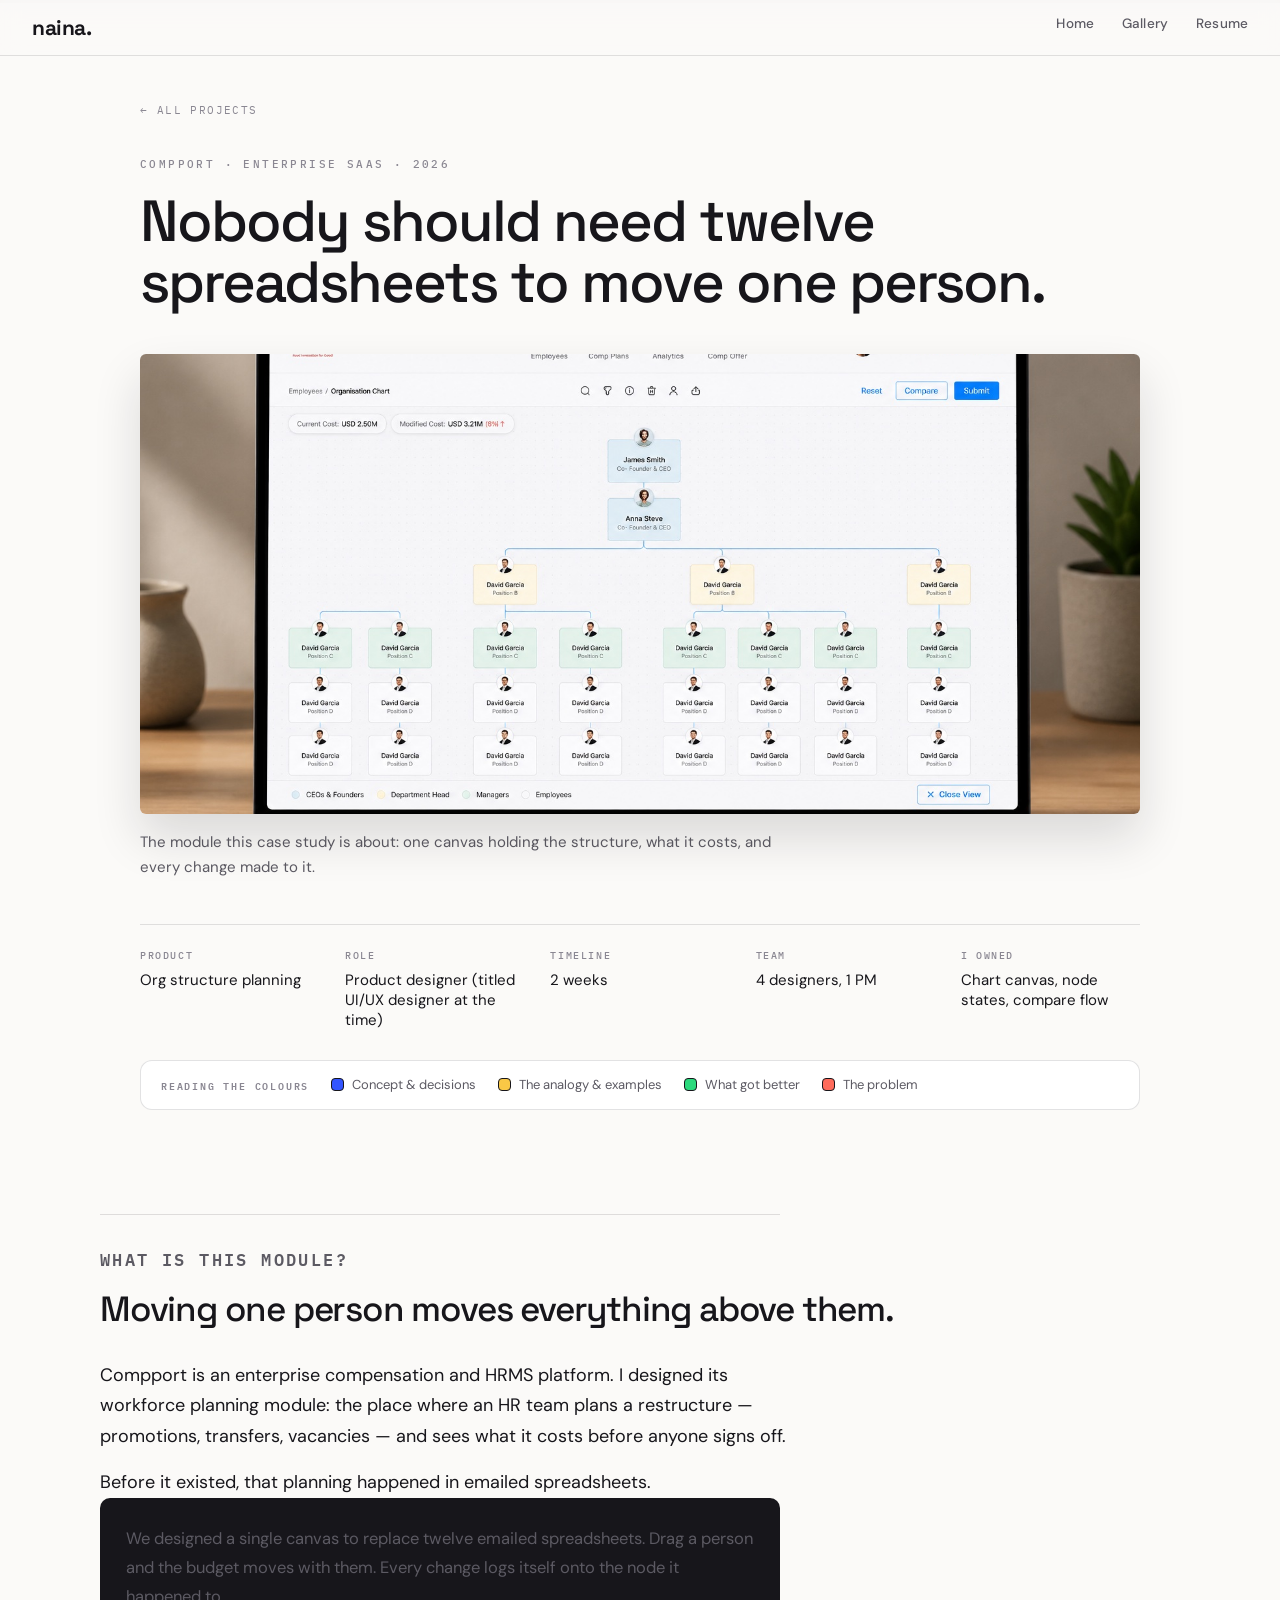
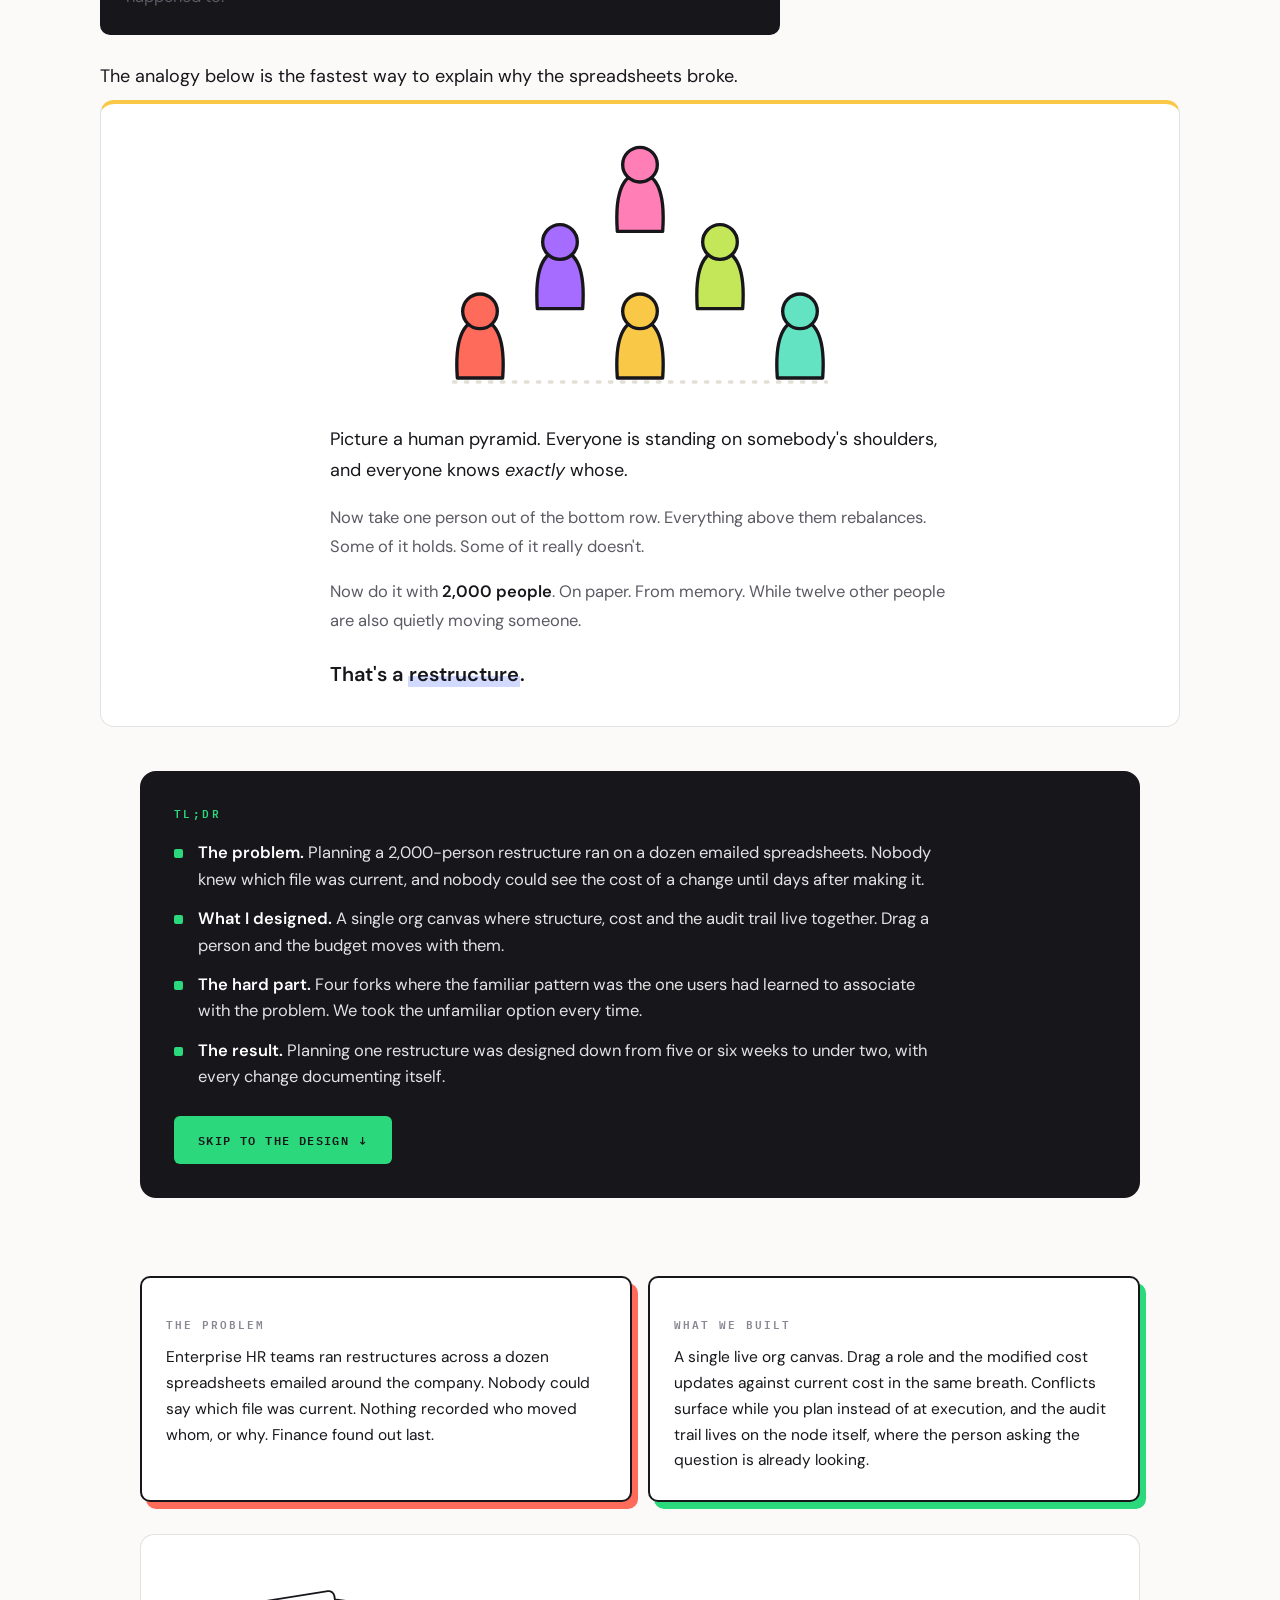
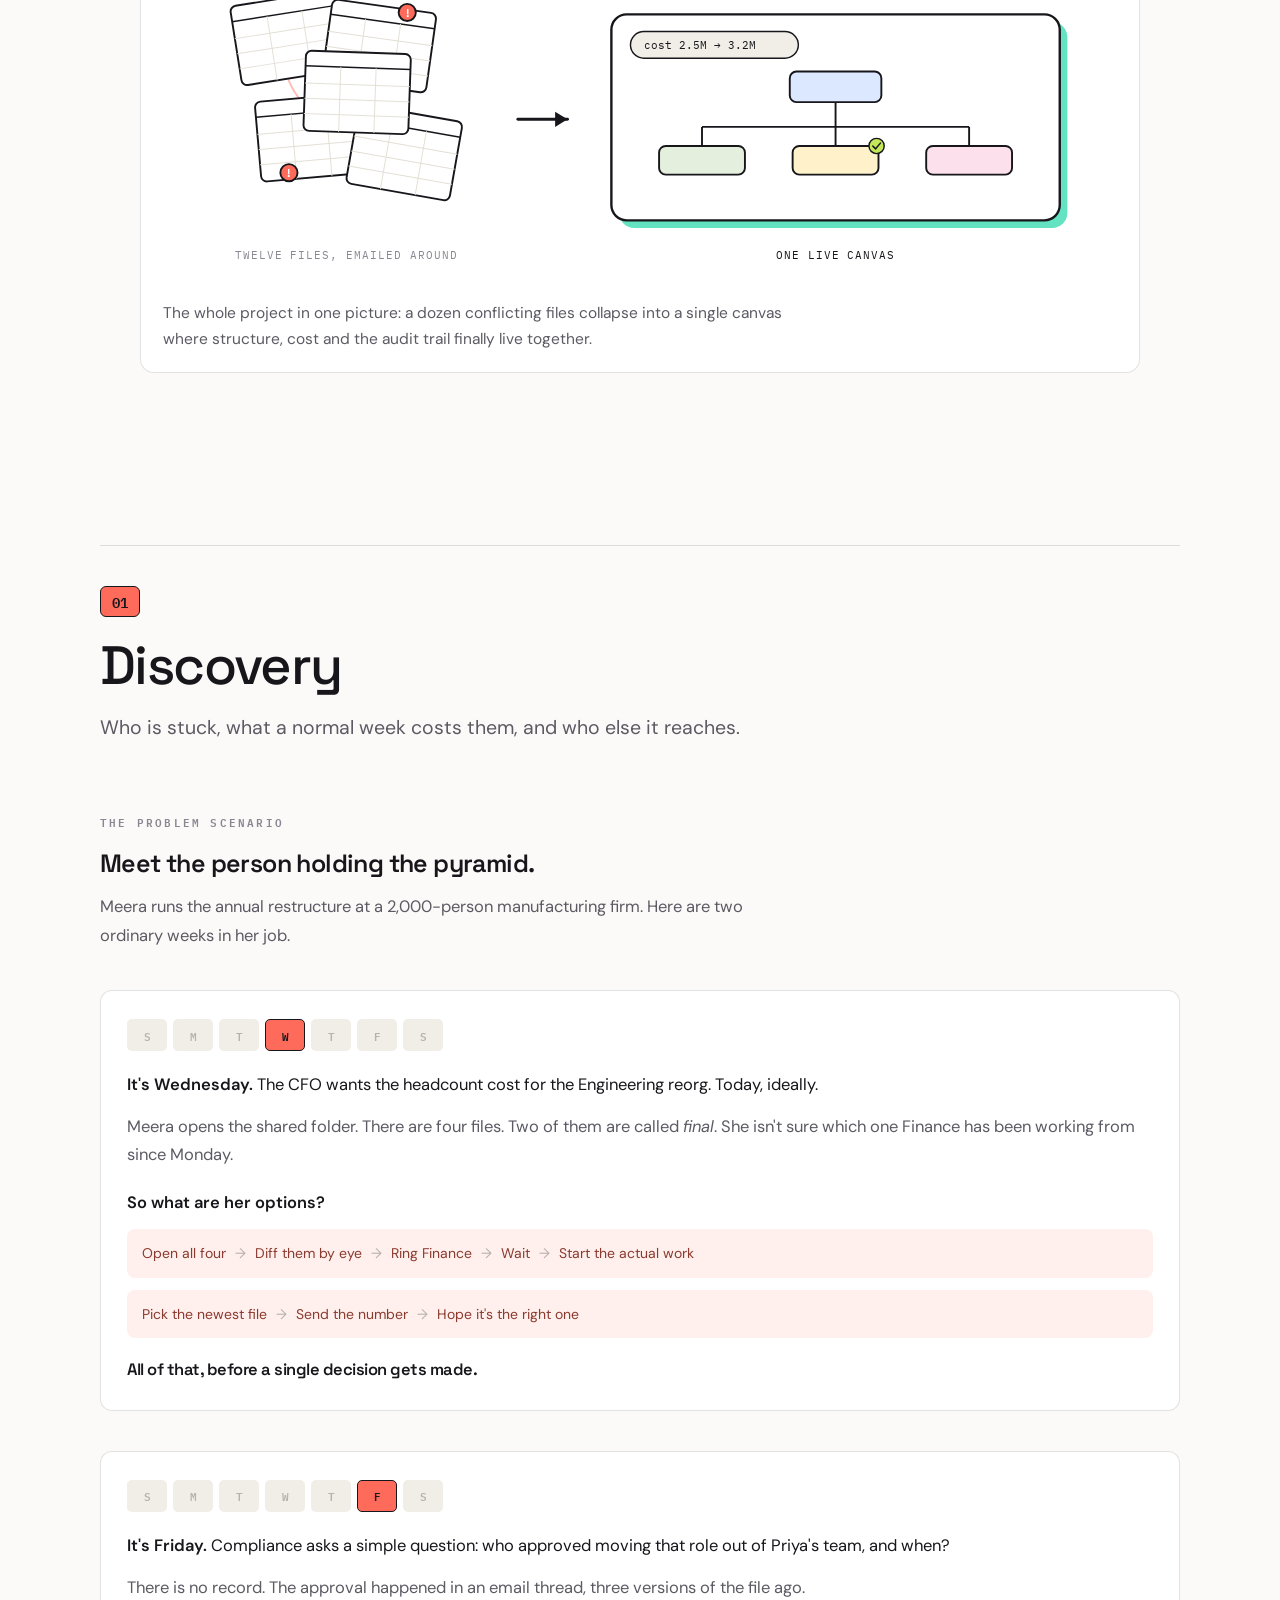
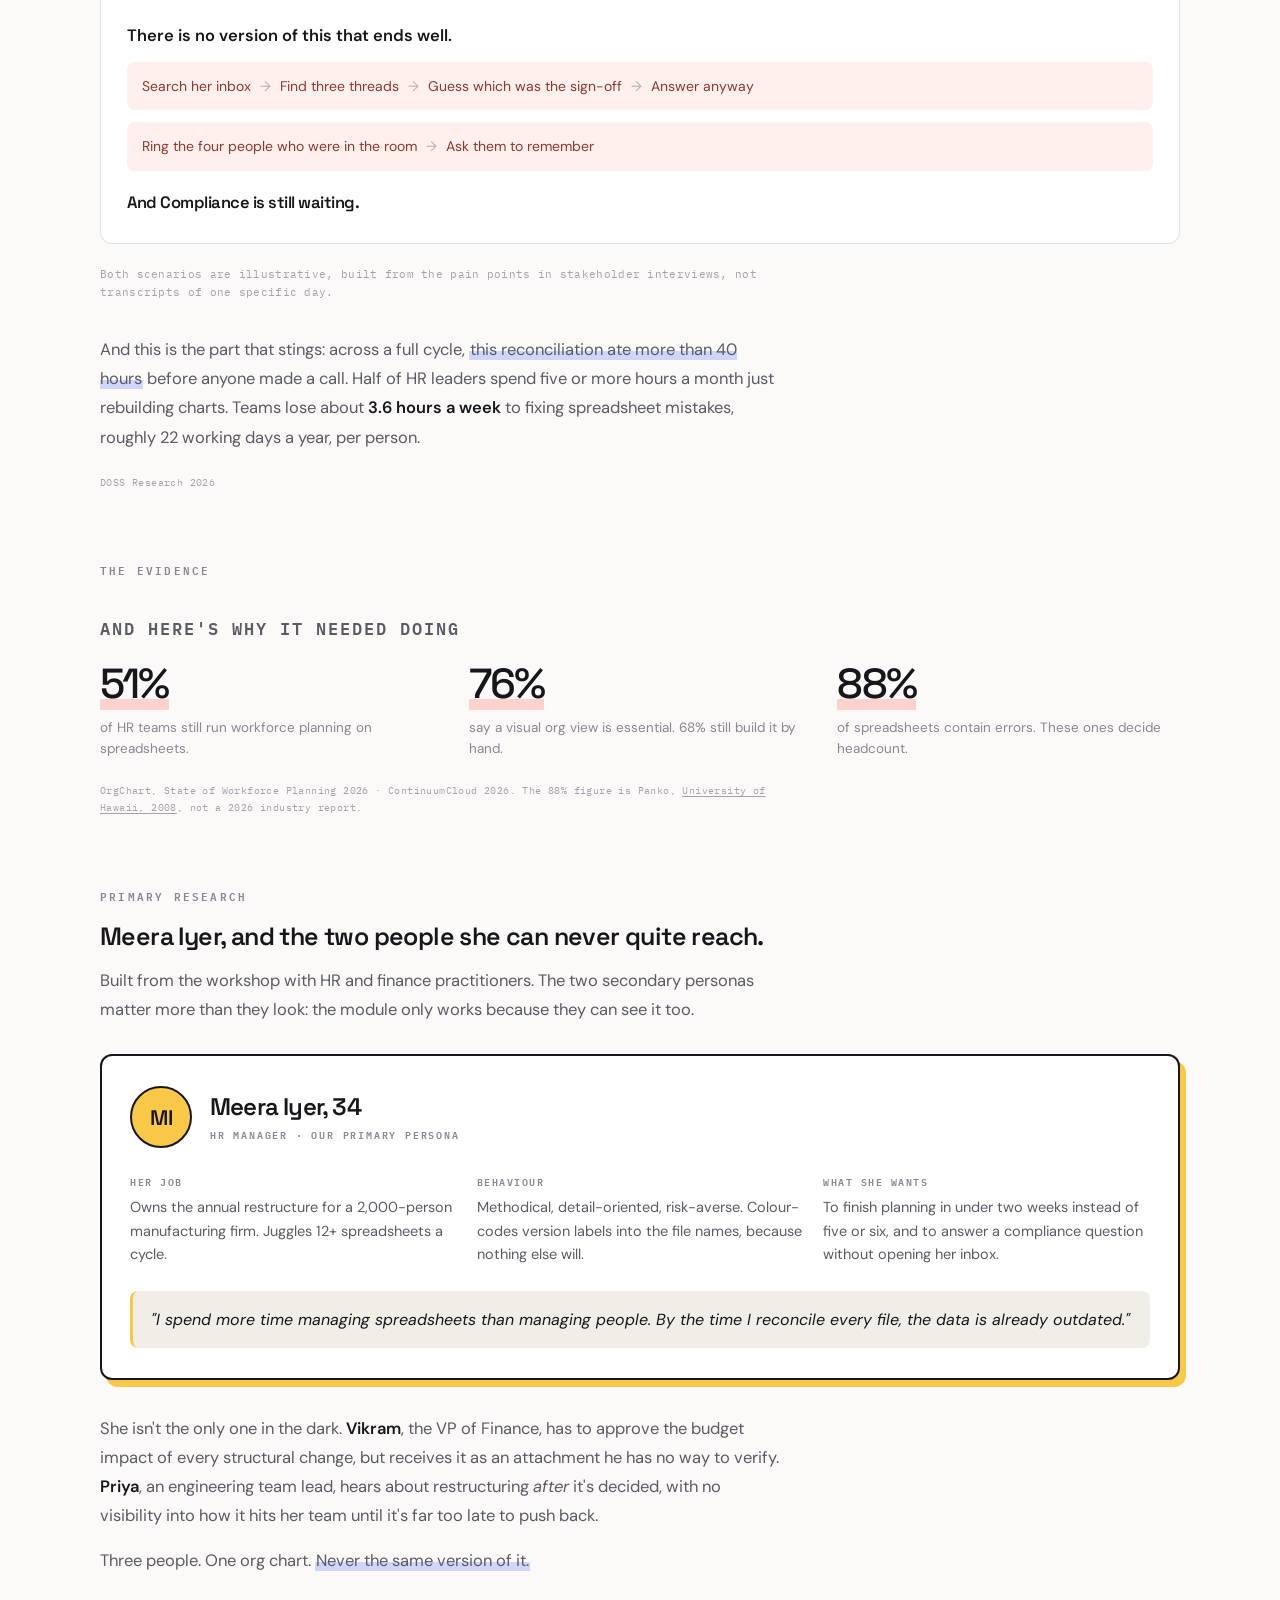
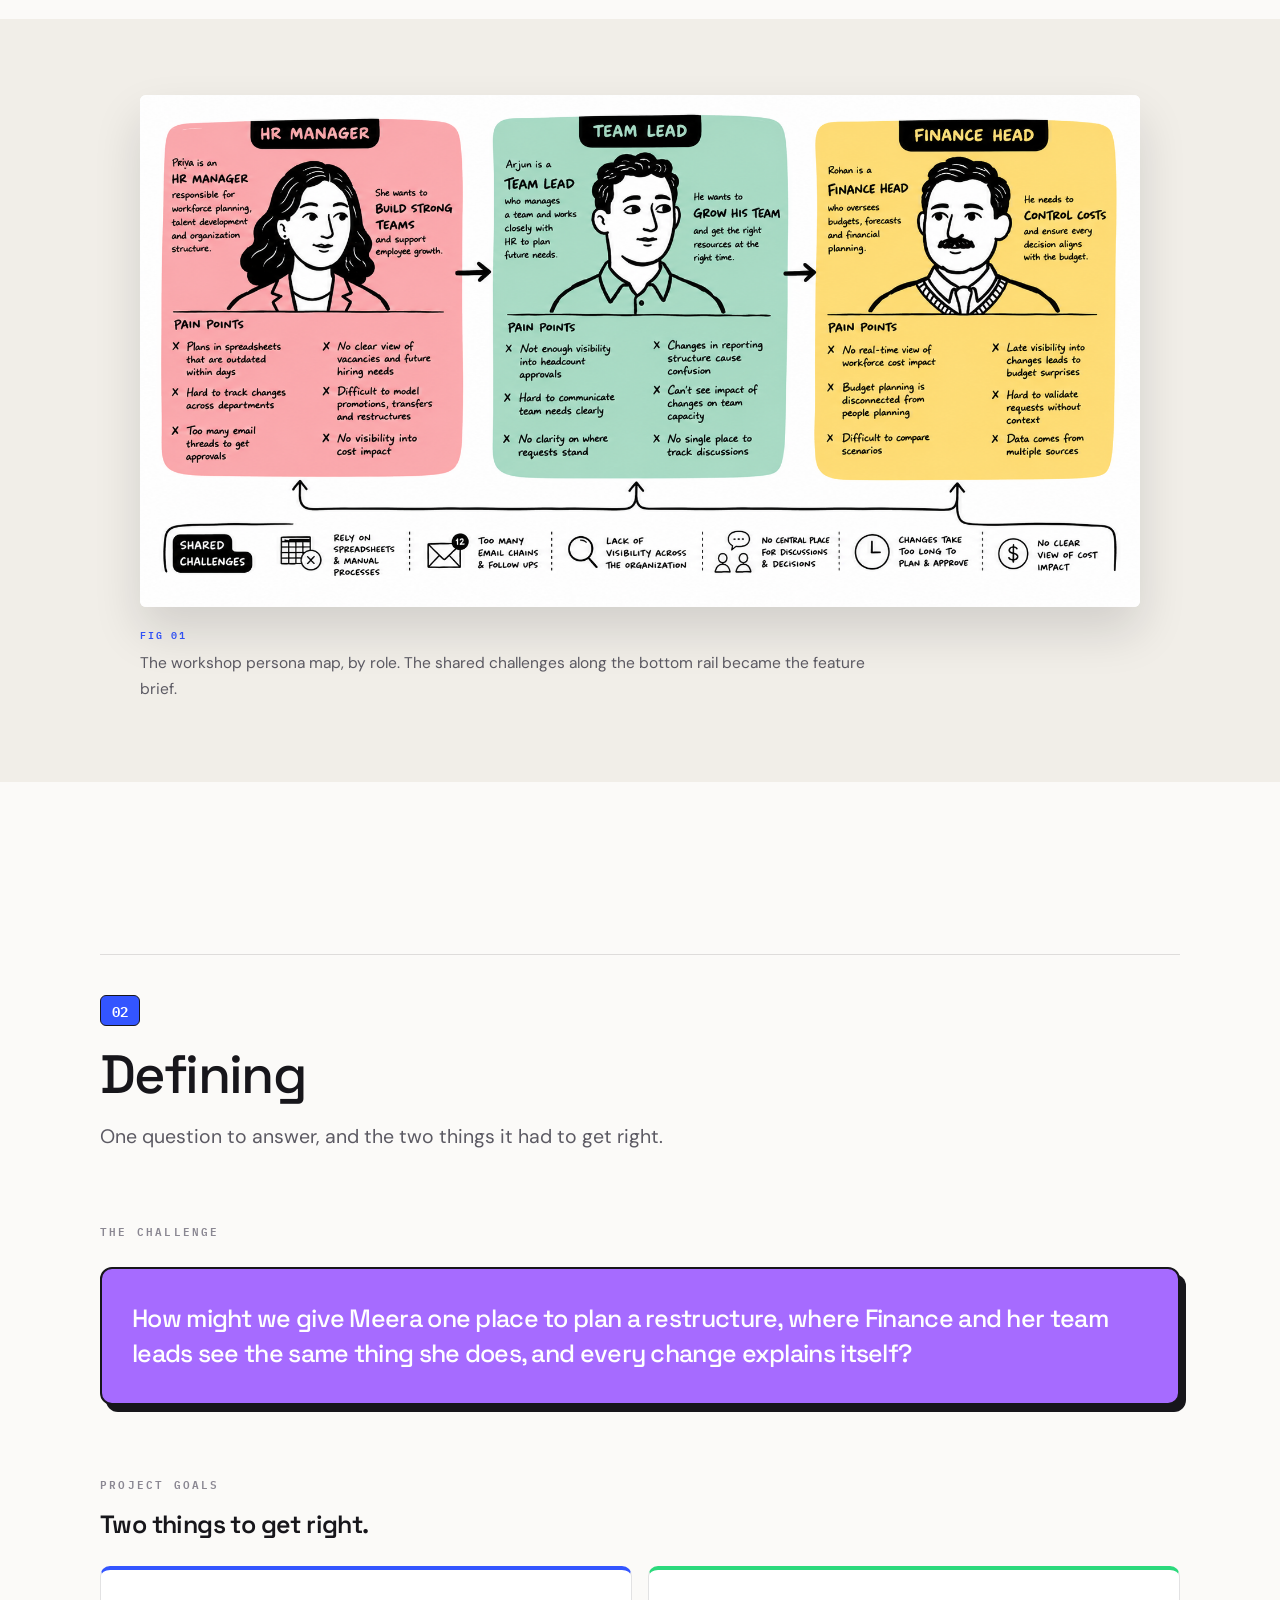
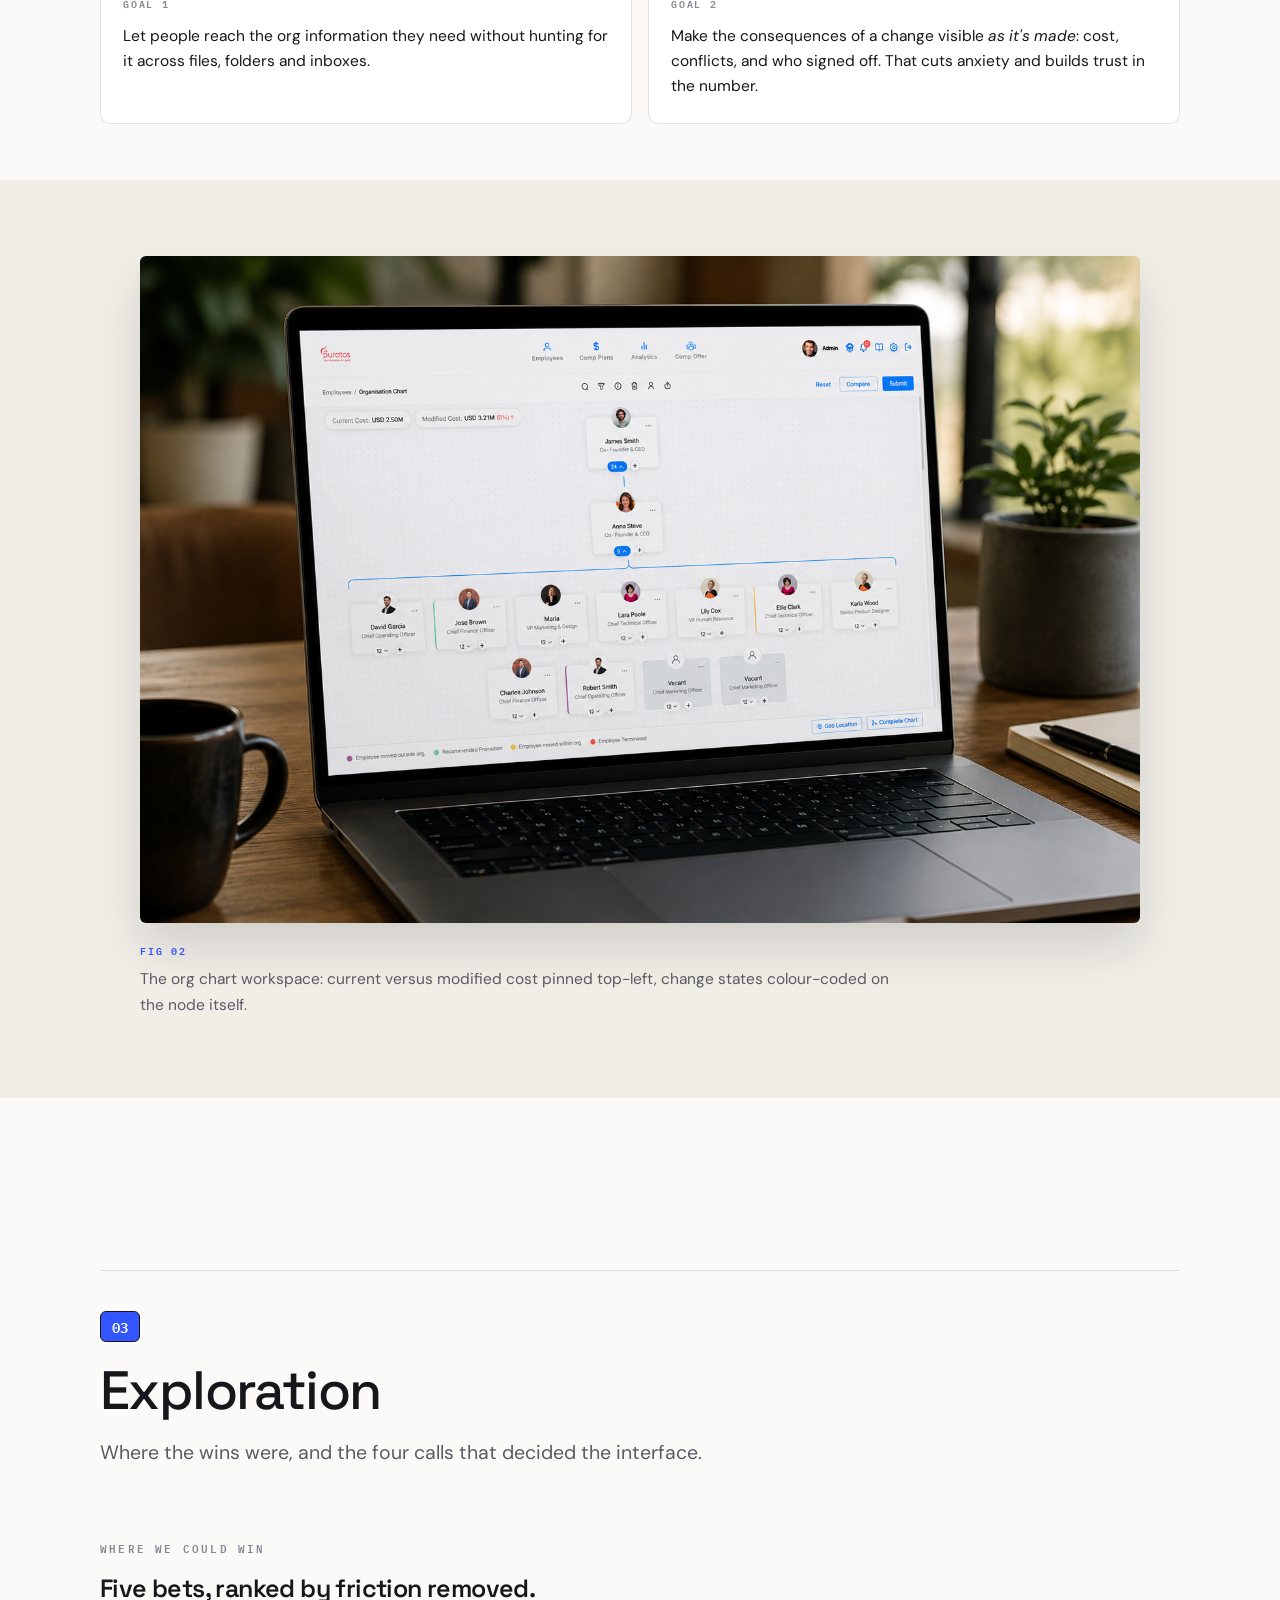
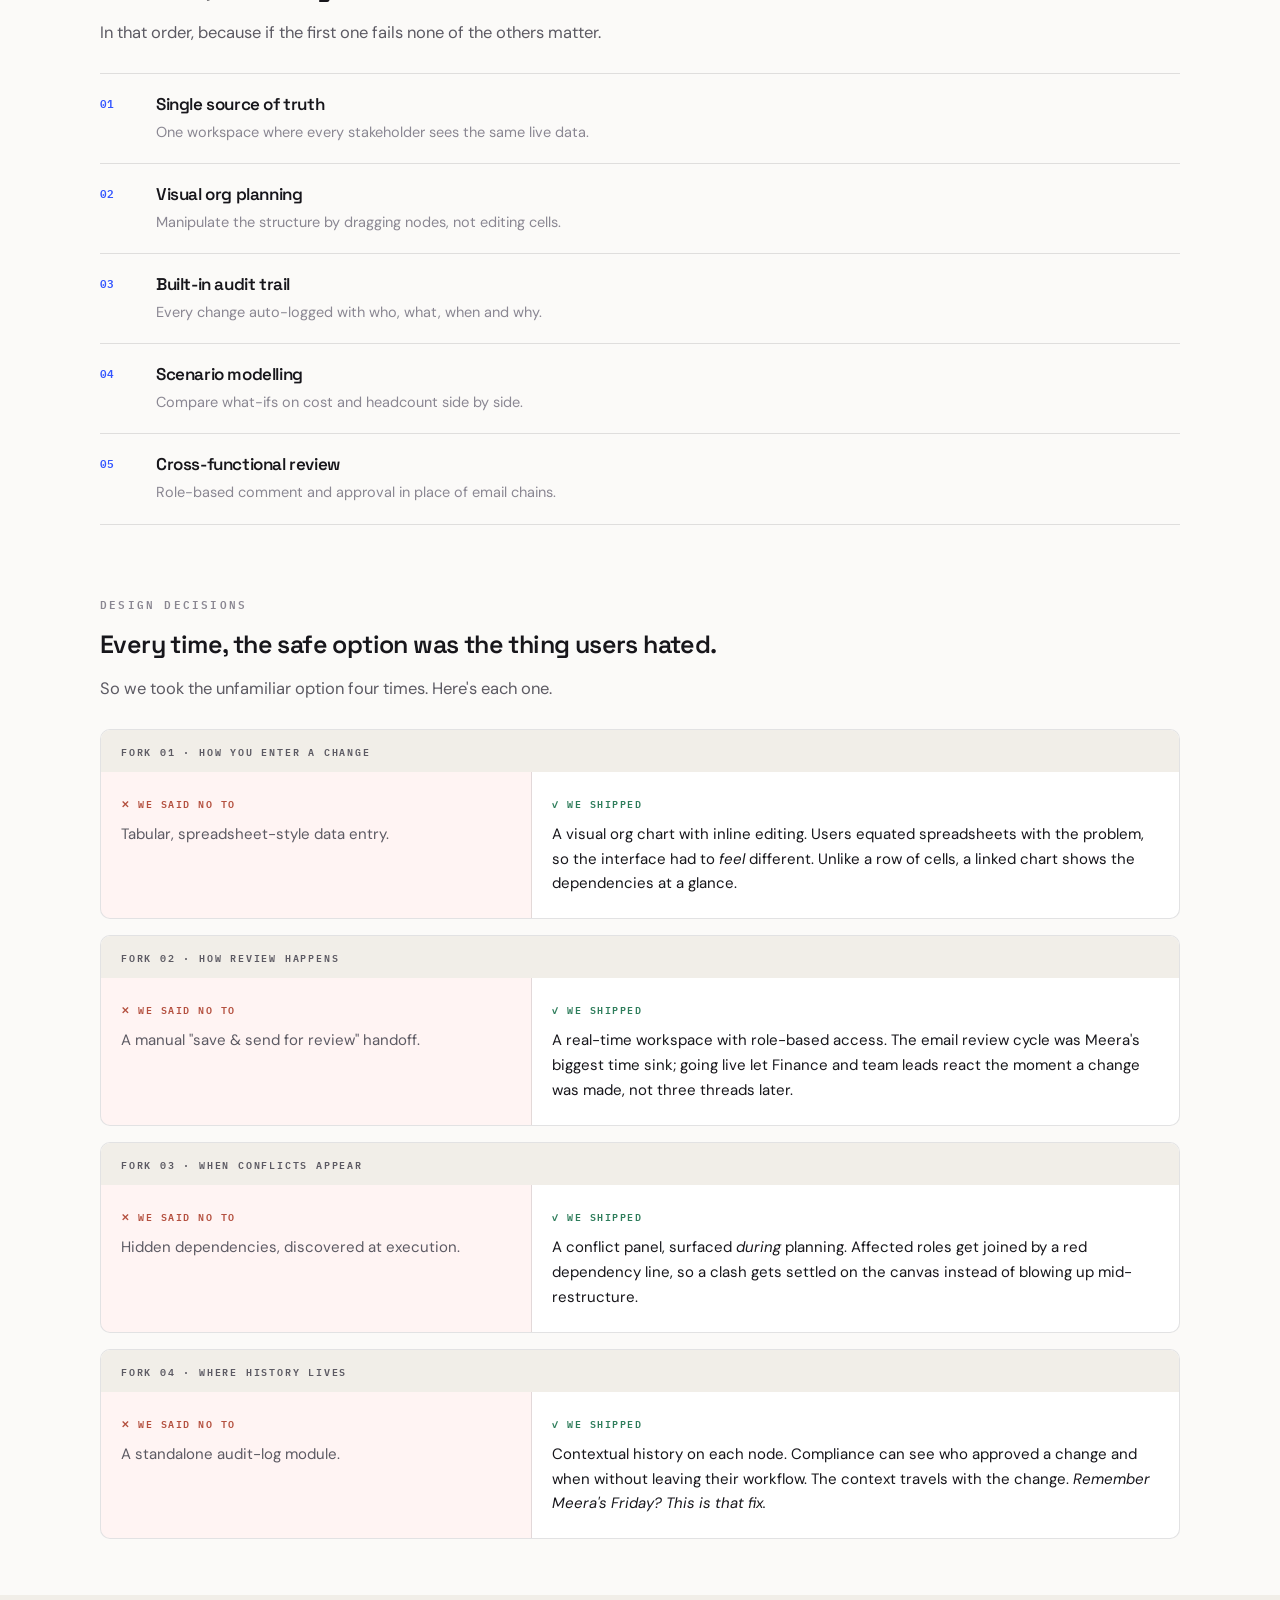
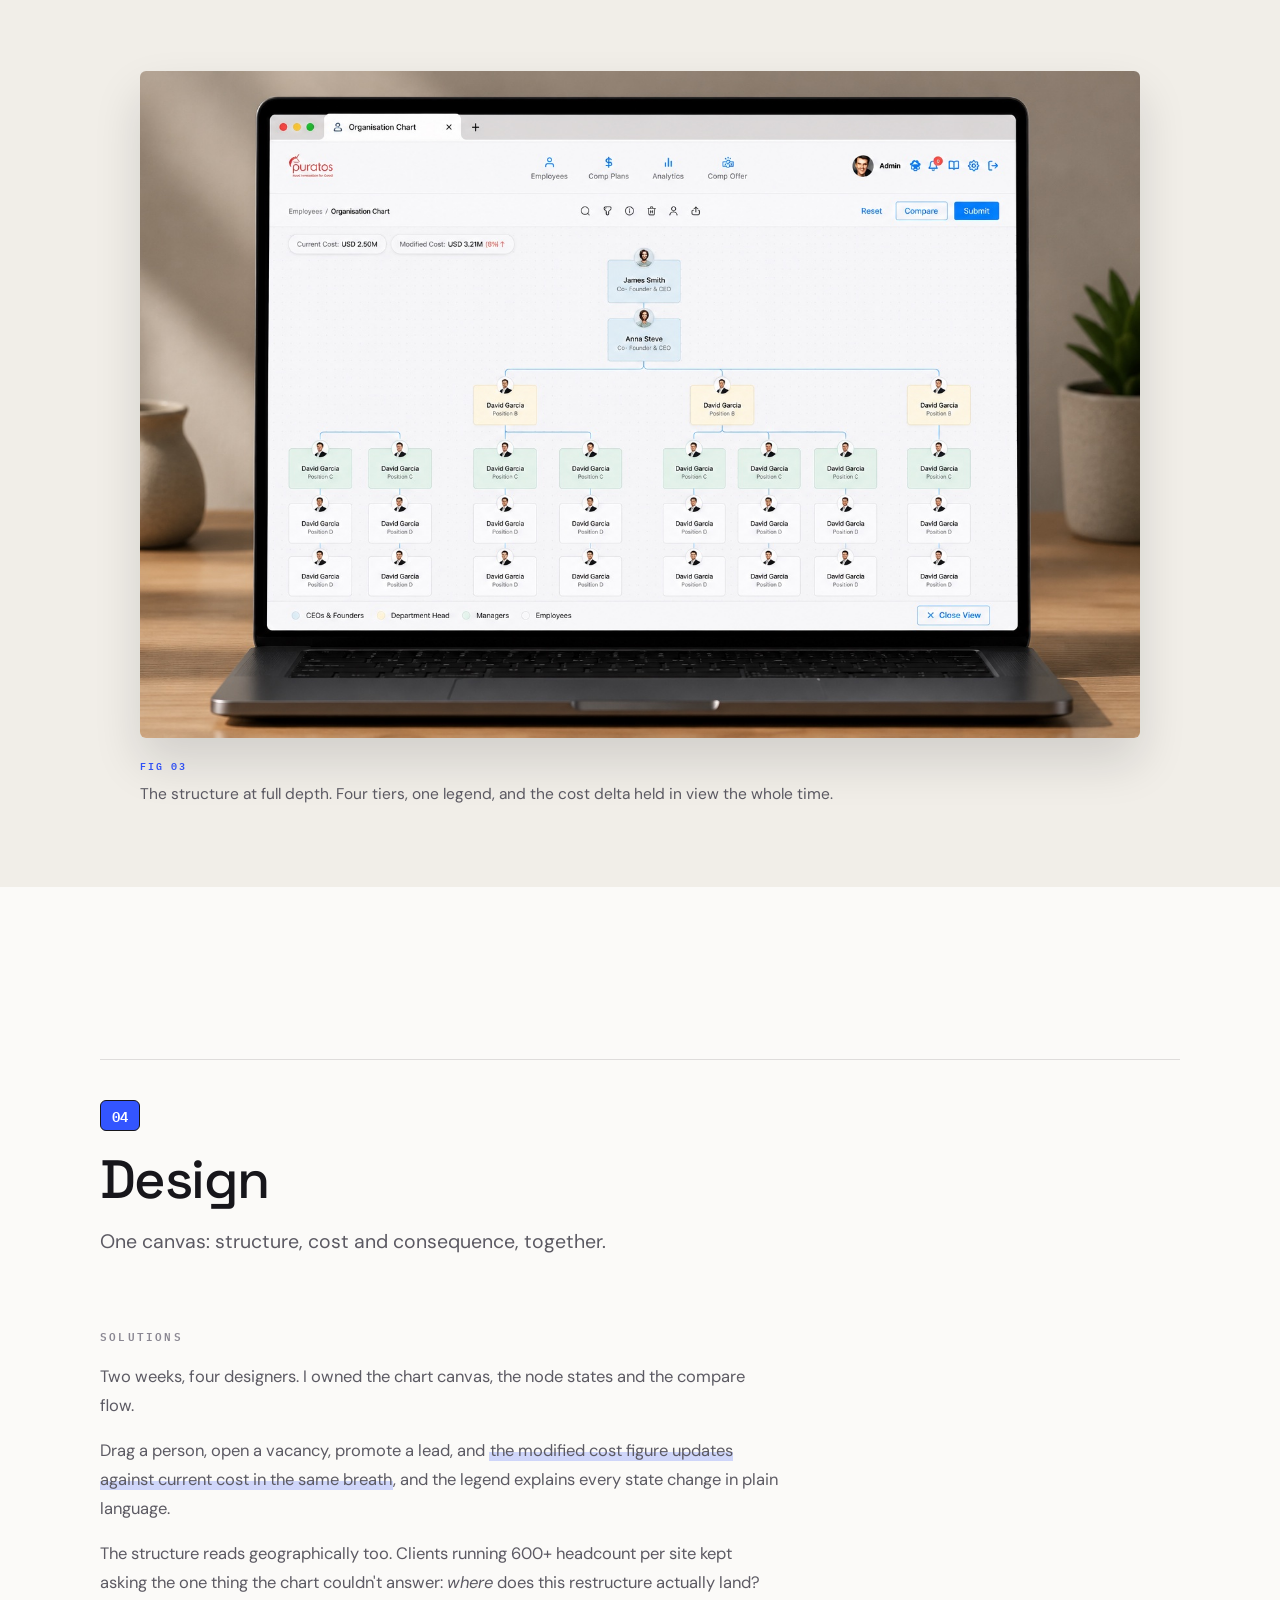
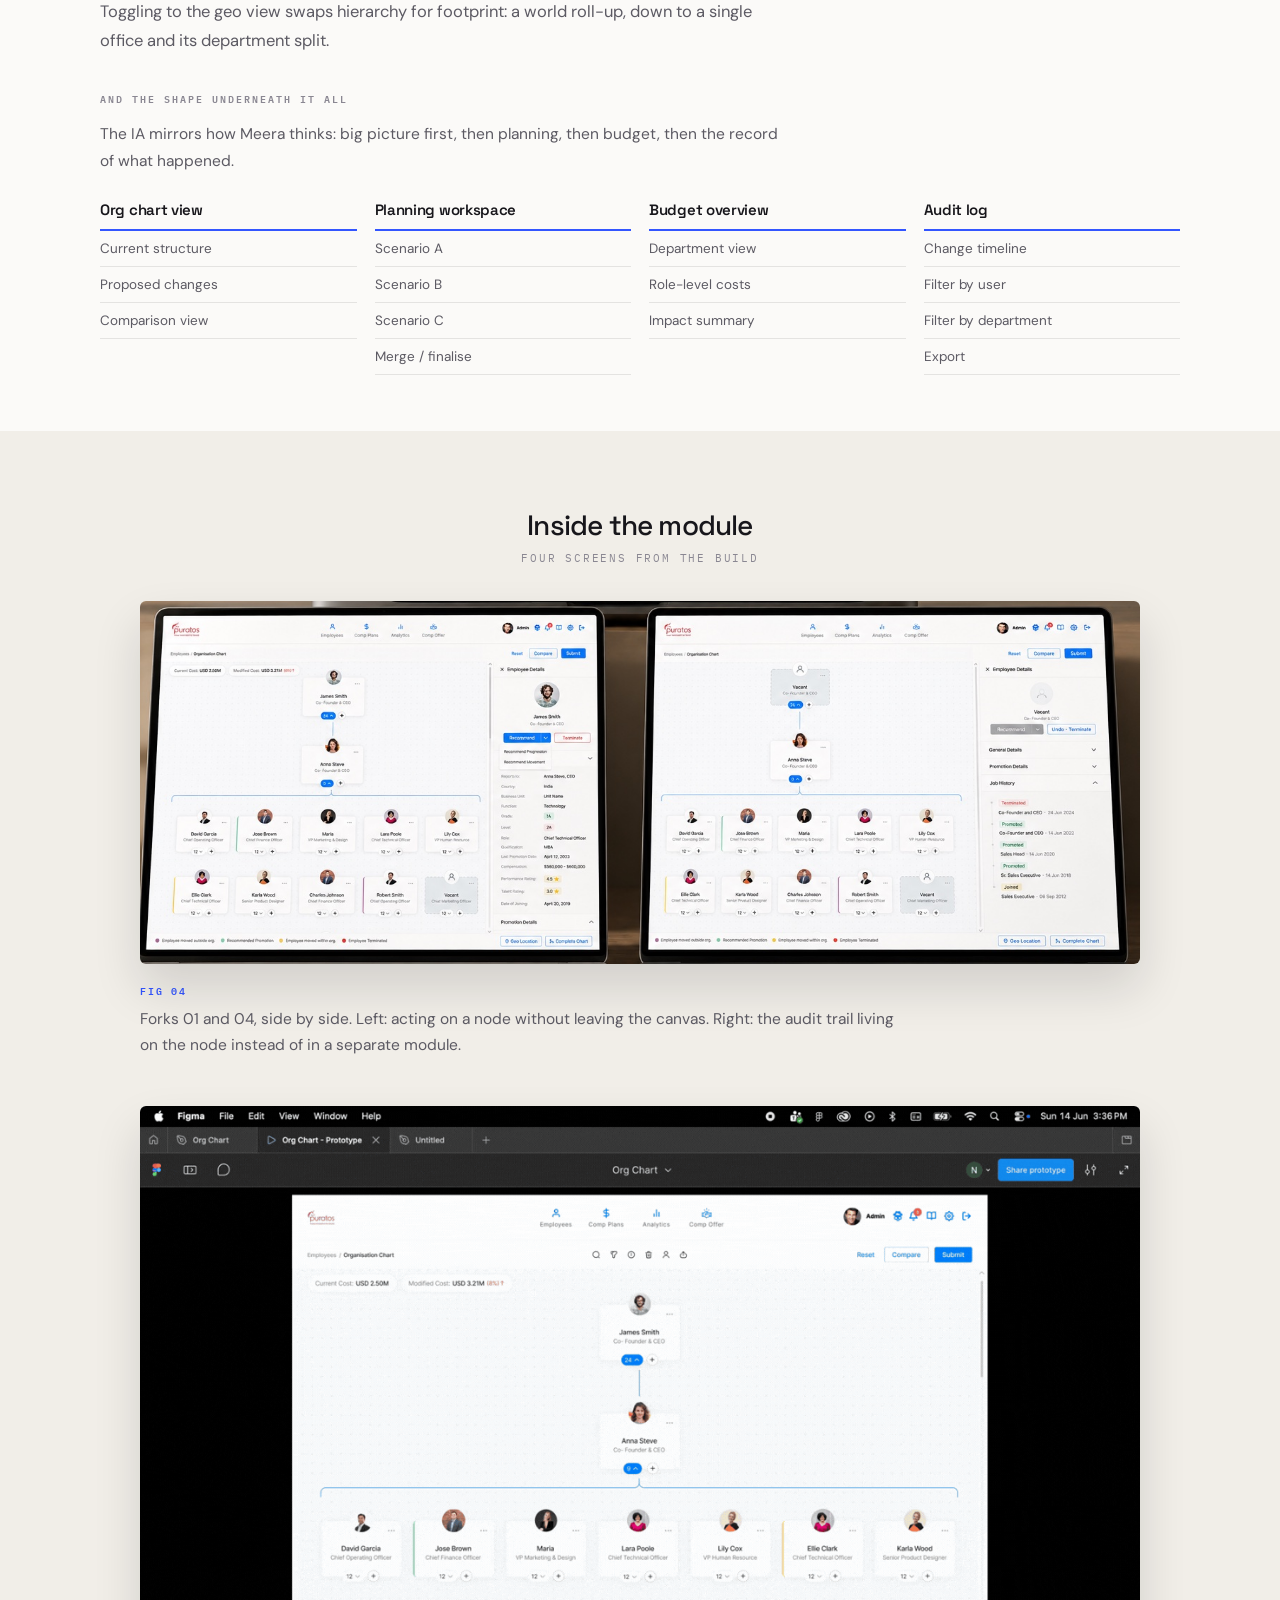
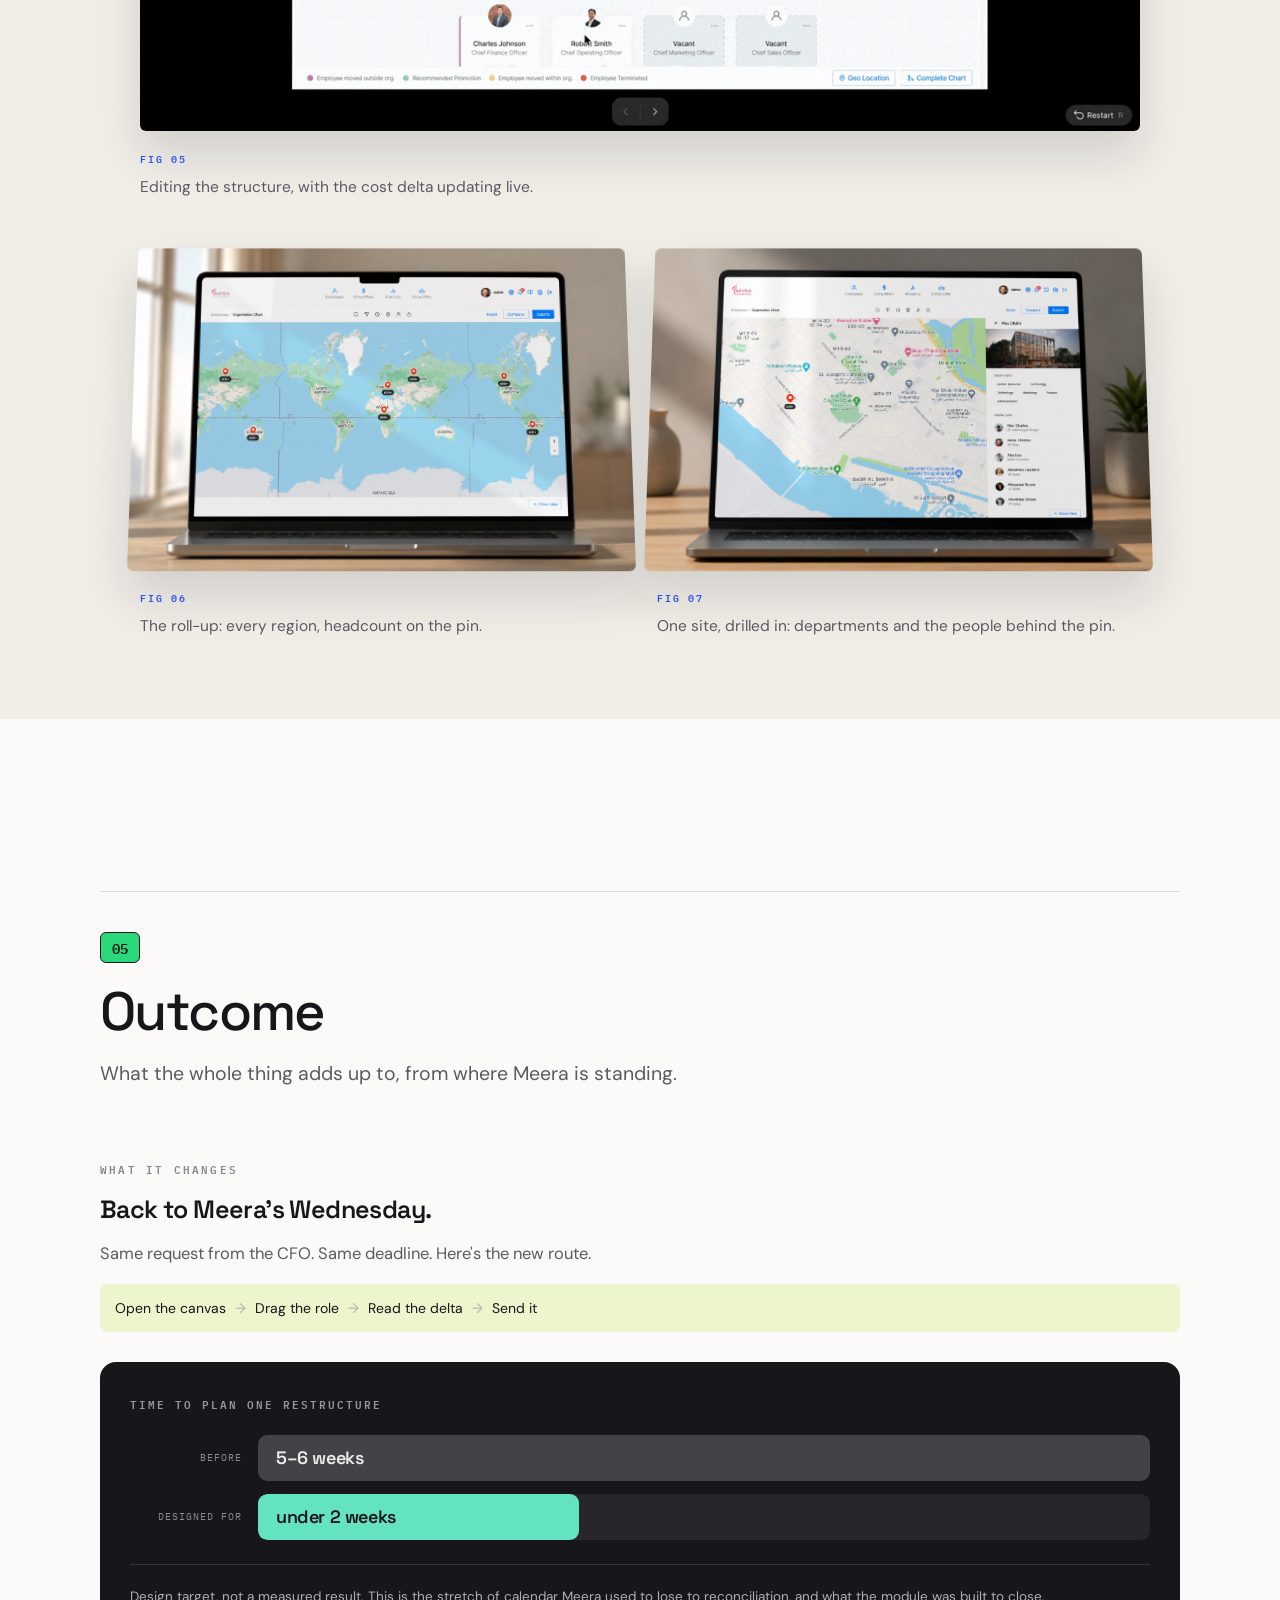
<file: case-study.html>
<!DOCTYPE html>
<html lang="en">
<head>
<meta charset="utf-8">
<meta name="viewport" content="width=device-width, initial-scale=1">
<title>Compport — Case Study — Naina Gupta, Product Designer</title>
<meta name="description" content="Nobody should need twelve spreadsheets to move one person. How I designed the org structure planning module for Compport, an enterprise HRMS platform.">
<link rel="preconnect" href="https://fonts.googleapis.com">
<link rel="preconnect" href="https://fonts.gstatic.com" crossorigin>
<link rel="stylesheet" href="nav.css">
<link rel="stylesheet" href="lightbox.css">
<script src="nav.js" defer></script>
<script src="scroll.js" defer></script>
<script src="lightbox.js" defer></script>
<link href="https://fonts.googleapis.com/css2?family=Space+Grotesk:wght@400;500;600;700&family=DM+Sans:wght@400;500;600&family=IBM+Plex+Mono:wght@400;500;600&display=swap" rel="stylesheet">
<style>
  site-nav { --nav-bg: rgba(251,250,248,.86); --nav-ink: var(--ink); --nav-muted: var(--muted); --nav-hair: var(--hair); }

  :root {
    --ink: #17161B;
    --muted: #5C5A63;
    --faint: #8A8792;
    --hair: rgba(23,22,27,.12);
    --paper: #FBFAF8;
    --tint: #F1EEE8;

    --yellow: #F9C846;
    --mint:   #63E3C2;
    --purple: #A66BFF;
    --pink:   #FF7EB6;
    --lime:   #C4E75A;
    --coral:  #FF6B5B;
    --blue:   #3355FF;
    --green:  #2BD97C;

    /* dividers stay neutral; colour is for the numbered chips */
    --rule: rgba(23,22,27,.13);

    --accent: var(--blue);
    --accent-ink: var(--ink);
    --accent-soft: rgba(51,85,255,.22);
  }

  *, *::before, *::after { box-sizing: border-box; }
  html { scroll-behavior: smooth; scroll-padding-top: 76px; }
  body {
    margin: 0; padding-top: 54px; background: var(--paper); color: var(--ink);
    font-family: 'DM Sans', sans-serif; -webkit-font-smoothing: antialiased;
  }
  @media (prefers-reduced-motion: reduce) {
    html { scroll-behavior: auto; }
    .fig-frame { transform: none !important; }
  }

  /* ── shell ─────────────────────────────────────────────── */
  .wrap, .wide { max-width: 1080px; margin: 0 auto; padding: 0 40px; }
  /* prose keeps a readable measure inside the full-width column */
  .sec > p, .sec > .sub, .standfirst { max-width: 680px; }

  .rail { position: fixed; top: 0; left: 0; right: 0; height: 3px; background: var(--hair); z-index: 40; }
  .rail > i {
    display: block; height: 100%;
    background: linear-gradient(90deg, var(--blue), var(--green));
    transform: scaleX(0); transform-origin: 0 50%;
  }


  /* ── type ──────────────────────────────────────────────── */
  .kicker {
    margin: 0 0 20px; font-family: 'IBM Plex Mono', monospace; font-size: 10.5px;
    font-weight: 500; letter-spacing: 2.4px; text-transform: uppercase; color: var(--faint);
  }
  h1 {
    margin: 0; font-family: 'Space Grotesk', sans-serif; font-weight: 500;
    font-size: clamp(33px, 6vw, 58px); line-height: 1.06; letter-spacing: -2px;
    text-wrap: balance;
  }
  h2 {
    margin: 0 0 16px; font-family: 'Space Grotesk', sans-serif; font-weight: 500;
    font-size: clamp(25px, 4.4vw, 35px); line-height: 1.14; letter-spacing: -1.2px;
    text-wrap: balance;
  }
  h3 { margin: 0 0 12px; font-family: 'Space Grotesk', sans-serif; font-weight: 500; font-size: 20px; letter-spacing: -.5px; }
  .sub { margin: 0 0 28px; font-size: clamp(16px, 2.1vw, 18.5px); line-height: 1.6; color: var(--ink); opacity: .76; text-wrap: pretty; }
  .sec p { margin: 0 0 16px; font-size: 16.5px; line-height: 1.76; color: var(--muted); text-wrap: pretty; }
  .sec p:last-child { margin-bottom: 0; }
  .big { font-size: 19px !important; line-height: 1.62 !important; color: var(--ink) !important; }

  /* highlights always mean "important note" — one colour, blue, everywhere */
  mark.hl { background: linear-gradient(transparent 56%, rgba(51,85,255,.22) 56%); color: inherit; padding: 0 1px; }
  strong { font-weight: 600; color: var(--ink); }

  /* ── section head ──────────────────────────────────────── */
  .sec { padding: 104px 0 0; scroll-margin-top: 88px; }
  /* each section opens with a rule in its own semantic colour */
  .eyebrow {
    display: flex; align-items: center; gap: 12px; margin: 0 0 20px;
    padding-top: 30px; border-top: 1px solid var(--rule);
    font-family: 'IBM Plex Mono', monospace; font-size: 11px; font-weight: 600;
    letter-spacing: 2.4px; text-transform: uppercase; color: var(--ink);
  }
  .eyebrow b {
    display: inline-flex; align-items: center; justify-content: center;
    min-width: 30px; height: 24px; padding: 0 7px; border-radius: 4px;
    background: var(--accent); border: 1.5px solid var(--ink); color: var(--accent-ink, var(--ink));
    font-size: 12px; letter-spacing: 0;
  }

  /* ── doors: the tiered entry ───────────────────────────── */
  .door-q {
    margin: 0 0 6px; font-family: 'Space Grotesk', sans-serif; font-weight: 600;
    font-size: clamp(23px, 3.4vw, 30px); letter-spacing: -.9px;
  }
  .door-a { margin: 0 0 26px; font-size: 16px; color: var(--muted); }

  .oneline {
    margin: 0; padding: 26px 26px 24px; border-radius: 10px;
    background: var(--ink); color: #FFFFFF;
    font-size: clamp(17px, 2.4vw, 20px); line-height: 1.55; text-wrap: pretty;
  }
  .oneline em { font-style: normal; color: var(--yellow); }

  .cards2 { display: grid; grid-template-columns: repeat(auto-fit, minmax(290px, 1fr)); gap: 16px; margin: 22px 0 0; }
  .bigcard { padding: 24px 24px 26px; border-radius: 10px; border: 2px solid var(--ink); background: #FFFFFF; }
  .bigcard.problem { box-shadow: 6px 7px 0 var(--coral); }
  .bigcard.answer  { box-shadow: 6px 7px 0 var(--green); }
  .bigcard .ico { font-size: 24px; line-height: 1; }
  .bigcard h4 {
    margin: 12px 0 12px; font-family: 'IBM Plex Mono', monospace; font-size: 10.5px;
    font-weight: 600; letter-spacing: 2px; text-transform: uppercase; color: var(--faint);
  }
  .bigcard p { margin: 0; font-size: 15.5px; line-height: 1.66; color: var(--ink); text-wrap: pretty; }

  .jump { display: flex; flex-wrap: wrap; gap: 12px; margin: 26px 0 0; }
  .btn {
    display: inline-flex; align-items: center; gap: 10px; padding: 13px 22px;
    text-decoration: none; background: var(--ink); color: var(--paper); border-radius: 4px;
    font-family: 'IBM Plex Mono', monospace; font-size: 11px; font-weight: 600;
    letter-spacing: 1.4px; text-transform: uppercase;
    transition: transform .14s ease, box-shadow .14s ease;
  }
  .btn:hover { transform: translateY(-2px); box-shadow: 0 6px 16px rgba(23,22,27,.22); }
  .btn.ghost { background: #FFFFFF; color: var(--ink); border: 2px solid var(--ink); }
  .btn .arrow { transition: transform .2s ease; }
  .btn:hover .arrow { transform: translateY(2px); }

  .handoff {
    margin: 76px 0 0; text-align: center;
    font-family: 'Space Grotesk', sans-serif; font-weight: 600;
    font-size: clamp(20px, 3vw, 26px); letter-spacing: -.8px;
  }
  .handoff span { display: block; margin-top: 8px; font-family: 'DM Sans', sans-serif; font-weight: 400; font-size: 15px; color: var(--faint); letter-spacing: 0; }

  /* ── meta strip ────────────────────────────────────────── */
  .meta {
    display: grid; grid-template-columns: repeat(auto-fit, minmax(140px, 1fr));
    gap: 26px; margin: 44px 0 0; padding-top: 24px; border-top: 1px solid var(--hair);
  }
  .legend { list-style: none; display: flex; flex-wrap: wrap; align-items: center; gap: 11px 22px; margin: 30px 0 0; padding: 15px 20px; border: 1px solid var(--hair); border-radius: 12px; background: #FFFFFF; }
  .legend .lgt { font-family: 'IBM Plex Mono', monospace; font-size: 9.5px; font-weight: 600; letter-spacing: 1.8px; text-transform: uppercase; color: var(--faint); }
  .legend .lg { display: inline-flex; align-items: center; gap: 8px; font-size: 13px; color: var(--muted); }
  .legend .lg::before { content: ""; width: 13px; height: 13px; border-radius: 4px; background: var(--c); border: 1.5px solid var(--ink); flex: none; }
  .meta dt { font-family: 'IBM Plex Mono', monospace; font-size: 9.5px; font-weight: 500; letter-spacing: 1.6px; text-transform: uppercase; color: var(--faint); }
  .meta dd { margin: 8px 0 0; font-size: 15px; }

  /* ── the hook, as a card (body font throughout) ────────── */
  .context {
    margin: 8px 0 0; padding: 32px 32px 34px; background: #FFFFFF;
    border: 1.5px solid var(--hair); border-top: 4px solid var(--accent); border-radius: 14px;
  }
  .context .pyramid { display: block; width: 100%; max-width: 440px; height: auto; margin: 2px auto 26px; }
  .context-body { max-width: 620px; margin: 0 auto; }
  .context-body p { margin: 0 0 16px; font-size: 16.5px; line-height: 1.76; color: var(--muted); }
  .context-body p:first-child { font-size: 18px; color: var(--ink); }
  .context-punch { margin: 22px 0 0 !important; font-size: 20px !important; font-weight: 600; color: var(--ink) !important; }

  /* ── scenarios ─────────────────────────────────────────── */
  .scene { margin: 40px 0 0; padding: 28px 26px 26px; border-radius: 12px; background: #FFFFFF; border: 1.5px solid var(--hair); }
  .days { display: flex; gap: 6px; margin-bottom: 20px; }
  .days i {
    flex: 1; max-width: 40px; height: 32px; border-radius: 5px; font-style: normal;
    display: flex; align-items: center; justify-content: center;
    font-family: 'IBM Plex Mono', monospace; font-size: 11px; font-weight: 600;
    background: var(--tint); color: #B6B2AC;
  }
  .days i.on { background: var(--accent); border: 1.5px solid var(--ink); color: var(--ink); }
  .scene p { margin: 0 0 14px; font-size: 16.5px; line-height: 1.7; color: var(--ink); }
  .scene p.aside { color: var(--muted); }
  .scene .ask { margin: 20px 0 12px; font-weight: 600; color: var(--ink); }

  .chain {
    display: flex; flex-wrap: wrap; align-items: stretch; gap: 8px;
    margin: 0 0 12px; padding: 14px 15px; border-radius: 8px; background: var(--tint);
  }
  .chain i {
    font-style: normal; font-size: 14px; line-height: 1.45; color: var(--muted);
    display: inline-flex; align-items: center;
  }
  .chain i + i::before { content: "→"; margin: 0 9px 0 1px; color: #B6B2AC; }
  .chain.bad { background: rgba(255,107,91,.11); }
  .chain.bad i { color: #8A3A2E; }
  .chain.good { background: rgba(196,231,90,.28); }
  .chain.good i { color: var(--ink); }

  .refrain {
    margin: 18px 0 0 !important; font-family: 'Space Grotesk', sans-serif;
    font-weight: 600; font-size: 19px; letter-spacing: -.5px; color: var(--ink) !important;
  }
  .note {
    margin: 22px 0 0 !important; font-family: 'IBM Plex Mono', monospace;
    font-size: 10.5px !important; line-height: 1.7 !important; letter-spacing: .3px;
    color: #A5A2AC !important;
  }

  /* ── persona ───────────────────────────────────────────── */
  .persona { margin: 30px 0 0; padding: 30px 28px; border-radius: 12px; border: 2px solid var(--ink); background: #FFFFFF; box-shadow: 6px 7px 0 var(--yellow); }
  .persona .top { display: flex; align-items: center; gap: 18px; flex-wrap: wrap; }
  .persona .av {
    width: 62px; height: 62px; flex: none; border-radius: 50%;
    background: var(--yellow); border: 2px solid var(--ink);
    display: flex; align-items: center; justify-content: center;
    font-family: 'Space Grotesk', sans-serif; font-weight: 600; font-size: 21px;
  }
  .persona .nm { font-family: 'Space Grotesk', sans-serif; font-weight: 600; font-size: 24px; letter-spacing: -.8px; }
  .persona .rl { margin-top: 3px; font-family: 'IBM Plex Mono', monospace; font-size: 10px; font-weight: 600; letter-spacing: 1.8px; text-transform: uppercase; color: var(--faint); }
  .persona dl { margin: 24px 0 0; display: grid; grid-template-columns: repeat(auto-fit, minmax(200px, 1fr)); gap: 20px; }
  .persona dt { font-family: 'IBM Plex Mono', monospace; font-size: 9.5px; font-weight: 600; letter-spacing: 1.5px; text-transform: uppercase; color: var(--faint); margin-bottom: 6px; }
  .persona dd { margin: 0; font-size: 14.5px; line-height: 1.62; color: var(--muted); }
  .persona blockquote { margin: 24px 0 0; padding: 16px 18px; border-radius: 8px; background: var(--tint); border-left: 3px solid var(--yellow); }
  .persona blockquote p { margin: 0 !important; font-size: 16px !important; line-height: 1.6; color: var(--ink) !important; font-style: italic; }

  /* ── HMW ───────────────────────────────────────────────── */
  .hmw {
    margin: 26px 0 0; padding: 32px 30px; border-radius: 12px;
    background: var(--purple); border: 2px solid var(--ink); box-shadow: 6px 7px 0 var(--ink);
  }
  .hmw p {
    margin: 0 !important; color: #FFFFFF !important;
    font-family: 'Space Grotesk', sans-serif; font-weight: 500;
    font-size: clamp(19px, 2.8vw, 25px) !important; line-height: 1.4 !important; letter-spacing: -.7px;
  }

  /* ── goals ─────────────────────────────────────────────── */
  .goals { display: grid; grid-template-columns: repeat(auto-fit, minmax(270px, 1fr)); gap: 16px; margin: 26px 0 0; }
  .goal { padding: 24px 22px; border-radius: 10px; background: #FFFFFF; border: 1.5px solid var(--hair); border-top: 4px solid var(--accent); }
  .goal .lbl { font-family: 'IBM Plex Mono', monospace; font-size: 10px; font-weight: 600; letter-spacing: 1.8px; text-transform: uppercase; color: var(--faint); }
  .goal p { margin: 12px 0 0 !important; font-size: 15.5px !important; line-height: 1.62; color: var(--ink) !important; }

  /* ── research ──────────────────────────────────────────── */
  .rlabel { font-family: 'IBM Plex Mono', monospace; font-size: 10px; font-weight: 600; letter-spacing: 2px; text-transform: uppercase; color: var(--faint); margin: 34px 0 14px; }
  .stats { display: grid; grid-template-columns: repeat(auto-fit, minmax(158px, 1fr)); gap: 26px; margin: 20px 0 0; }
  .stat .n { font-family: 'Space Grotesk', sans-serif; font-weight: 500; font-size: 42px; letter-spacing: -1.8px; line-height: 1; }
  .stat .n u { text-decoration: none; box-shadow: inset 0 -11px 0 var(--accent-soft); }
  .stat p { margin: 12px 0 0 !important; font-size: 13.5px !important; line-height: 1.6; color: var(--faint) !important; }
  .source { margin: 22px 0 0 !important; font-family: 'IBM Plex Mono', monospace; font-size: 10px !important; letter-spacing: .4px; color: #A5A2AC !important; }

  .voices { display: grid; grid-template-columns: repeat(auto-fit, minmax(266px, 1fr)); gap: 14px; margin: 18px 0 0; }
  .voice { padding: 20px 18px 18px; background: #FFFFFF; border: 1.5px solid var(--hair); border-top: 3px solid var(--accent); border-radius: 6px; }
  .voice p { margin: 0 !important; font-size: 15px !important; line-height: 1.6; color: var(--ink) !important; }
  .voice .who { margin-top: 12px; font-family: 'IBM Plex Mono', monospace; font-size: 9.5px; font-weight: 600; letter-spacing: 1.5px; text-transform: uppercase; color: var(--faint); }

  /* ── bets ──────────────────────────────────────────────── */
  .bets { margin: 26px 0 0; }
  .bet { display: grid; grid-template-columns: 38px 1fr; gap: 18px; padding: 19px 0; border-top: 1px solid var(--hair); }
  .bet:last-child { border-bottom: 1px solid var(--hair); }
  .bet .idx { font-family: 'IBM Plex Mono', monospace; font-size: 11px; font-weight: 600; color: var(--accent); }
  .bet b { display: block; font-family: 'Space Grotesk', sans-serif; font-weight: 600; font-size: 17px; letter-spacing: -.4px; }
  .bet p { margin: 6px 0 0 !important; font-size: 14.5px !important; line-height: 1.6; color: var(--faint) !important; }

  /* ── forks ─────────────────────────────────────────────── */
  .calls { margin: 26px 0 0; display: grid; gap: 16px; }
  .call { border: 1.5px solid var(--hair); border-radius: 10px; overflow: hidden; background: #FFFFFF; }
  .call .no { background: var(--tint); padding: 12px 20px; font-family: 'IBM Plex Mono', monospace; font-size: 10px; font-weight: 600; letter-spacing: 1.8px; text-transform: uppercase; color: var(--muted); }
  .call .pair { display: grid; grid-template-columns: 1fr; }
  .call .side { padding: 20px 20px 22px; }
  .call .side.no-go { background: rgba(255,107,91,.07); border-bottom: 1.5px solid var(--hair); }
  .call .side .tag { display: inline-flex; align-items: center; gap: 7px; margin-bottom: 10px; font-family: 'IBM Plex Mono', monospace; font-size: 9.5px; font-weight: 600; letter-spacing: 1.5px; text-transform: uppercase; }
  .call .no-go .tag { color: #B4503F; }
  .call .went .tag { color: #2E7D5B; }
  .call .side p { margin: 0 !important; font-size: 15px !important; line-height: 1.66; }
  .call .no-go p { color: var(--muted) !important; }
  .call .went p { color: var(--ink) !important; }
  @media (min-width: 720px) {
    .call .pair { grid-template-columns: 1fr 1.5fr; }
    .call .side.no-go { border-bottom: none; border-right: 1.5px solid var(--hair); }
  }

  /* ── IA ────────────────────────────────────────────────── */
  .ia { display: grid; grid-template-columns: repeat(auto-fit, minmax(158px, 1fr)); gap: 18px; margin: 24px 0 0; }
  .ia .col > b { display: block; padding-bottom: 10px; border-bottom: 2.5px solid var(--accent); font-family: 'Space Grotesk', sans-serif; font-weight: 600; font-size: 15px; letter-spacing: -.3px; }
  .ia .col span { display: block; padding: 9px 0; border-bottom: 1px solid rgba(23,22,27,.1); font-size: 13.5px; color: var(--muted); }

  /* ── learnings ─────────────────────────────────────────── */
  .learn { display: grid; grid-template-columns: repeat(auto-fit, minmax(206px, 1fr)); gap: 14px; margin: 26px 0 0; }
  .lrn { padding: 24px 22px; border-radius: 10px; background: #FFFFFF; border: 1.5px solid var(--hair); border-top: 4px solid var(--accent); }
  .lrn .ico { font-size: 22px; line-height: 1; }
  .lrn b { display: block; margin: 12px 0 10px; font-family: 'Space Grotesk', sans-serif; font-weight: 600; font-size: 16px; letter-spacing: -.3px; }
  .lrn p { margin: 0 !important; font-size: 14.5px !important; line-height: 1.62; color: var(--muted) !important; }

  /* ── figures ───────────────────────────────────────────── */
  .fig { margin: 64px 0 0; perspective: 1500px; }
  .fig-frame {
    transform: rotateX(var(--tilt-deg, 0deg)) scale(var(--tilt-scale, 1));
    transform-origin: 50% 92%; border-radius: 6px; overflow: hidden;
    will-change: transform; box-shadow: 0 24px 48px rgba(23,22,27,.14);
  }
  .fig img { width: 100%; display: block; }
  .fig figcaption {
    margin: 20px 0 0; max-width: 620px; text-align: left;
    font-size: 15.5px; line-height: 1.68; color: var(--muted);
  }
  /* the figure number stays a small mono tag; the sentence is now prose */
  .fig figcaption .fno {
    display: block; margin-bottom: 7px;
    font-family: 'IBM Plex Mono', monospace; font-size: 9.5px; font-weight: 600;
    letter-spacing: 1.8px; text-transform: uppercase; color: var(--accent);
  }
  .fig-band { margin: 56px 0 0; padding: 76px 0 80px; background: var(--tint); }
  .fig-band .fig { margin-top: 0; }
  .fig-pair { display: grid; grid-template-columns: repeat(auto-fit, minmax(320px, 1fr)); gap: 40px 34px; }
  .fig-pair .fig { margin-top: 0; }
  .fig-pair figcaption { text-align: left; margin-left: 0; }
  .gallery figcaption, .fig-band figcaption { max-width: 760px; }

  /* ── stage headers: the case study's top-level chunks ──── */
  /* Stages are the case study's top-level chunks, so they get the most
     air above them and the largest type after the page title. */
  /* ── the glimpse: what this is, before any reading ────────
     A single screen straight under the headline, so the page opens
     on the thing itself rather than on paragraphs about it. */
  .glimpse { margin: 40px 0 0; }
  .glimpse .fig-frame { transform: none; }
  .glimpse img {
    display: block; width: 100%; height: auto;
    max-height: 460px; object-fit: cover; object-position: center;
  }
  .glimpse figcaption {
    margin: 16px 0 0; max-width: 640px;
    font-size: 15px; line-height: 1.66; color: var(--muted);
  }
  @media (max-width: 640px) { .glimpse img { max-height: 300px; } }

  .stage { padding: 172px 0 0; scroll-margin-top: 88px; }
  /* a divider should mark the break, not announce it */
  .stage-head { padding-top: 40px; border-top: 1px solid var(--rule); }
  .stage-n {
    display: inline-flex; align-items: center; justify-content: center;
    min-width: 40px; height: 31px; padding: 0 10px; border-radius: 6px;
    background: var(--accent); color: var(--accent-ink, var(--ink));
    border: 1.5px solid var(--ink);
    font-family: 'IBM Plex Mono', monospace; font-size: 14px; font-weight: 600;
  }
  .stage-head h2 {
    /* the floor has to stay under h1's so the page title still leads on
       a phone, where both clamps bottom out */
    margin: 20px 0 0; font-size: clamp(27px, 5.2vw, 54px);
    line-height: 1.06; letter-spacing: -1.6px;
  }
  .stage-head .lede {
    margin: 18px 0 0; max-width: 680px;
    font-size: clamp(16.5px, 2.2vw, 19.5px); line-height: 1.6; color: var(--muted);
  }

  /* a labelled part inside a stage */
  .part { margin: 70px 0 0; }
  .part > .slabel {
    margin: 0 0 16px; font-family: 'IBM Plex Mono', monospace; font-size: 10.5px;
    font-weight: 600; letter-spacing: 2.2px; text-transform: uppercase; color: var(--faint);
  }
  .part > h3 {
    margin: 0 0 14px; font-family: 'Space Grotesk', sans-serif; font-weight: 600;
    font-size: clamp(20px, 2.5vw, 25px); letter-spacing: -.6px; line-height: 1.22;
  }
  .part > p { margin: 0 0 16px; font-size: 16.5px; line-height: 1.76; color: var(--muted); max-width: 680px; }
  .part > p:last-child { margin-bottom: 0; }

  /* ── the brief: what this thing actually is ────────────── */
  .brief { margin: 30px 0 0; }
  .brief p { font-size: 18px; line-height: 1.7; color: var(--ink); max-width: 700px; margin: 0 0 16px; }
  .brief p:last-child { margin-bottom: 0; }

  /* ── tl;dr: the shortcut for anyone who just wants screens ─ */
  .tldr {
    margin: 44px 0 0; padding: 32px 34px 34px; border-radius: 16px;
    background: var(--ink); color: #FFFFFF;
  }
  .tldr .lbl {
    margin: 0 0 18px; font-family: 'IBM Plex Mono', monospace; font-size: 11px;
    font-weight: 600; letter-spacing: 2.4px; text-transform: uppercase; color: var(--green);
  }
  .tldr ul { margin: 0; padding: 0; list-style: none; display: grid; gap: 13px; max-width: 760px; }
  .tldr li {
    position: relative; padding-left: 24px;
    font-size: 16.5px; line-height: 1.6; color: rgba(255,255,255,.88);
  }
  .tldr li::before {
    content: ""; position: absolute; left: 0; top: 9px;
    width: 9px; height: 9px; border-radius: 2px; background: var(--green);
  }
  .tldr li b { color: #FFFFFF; font-weight: 600; }
  .tldr .go {
    display: inline-flex; align-items: center; gap: 10px; margin: 26px 0 0;
    padding: 14px 24px; border-radius: 6px; background: var(--green); color: var(--ink);
    text-decoration: none; font-family: 'IBM Plex Mono', monospace; font-size: 11.5px;
    font-weight: 600; letter-spacing: 1.4px; text-transform: uppercase;
    transition: transform .14s ease;
  }
  .tldr .go:hover { transform: translateY(-2px); }
  .tldr .go .arrow { transition: transform .2s ease; }
  .tldr .go:hover .arrow { transform: translateY(2px); }

  /* ── explanatory diagram ──────────────────────────────── */
  .diagram { margin: 32px 0 0; padding: 24px 22px 20px; background: #FFFFFF; border: 1.5px solid var(--hair); border-radius: 14px; }
  .diagram svg { width: 100%; height: auto; display: block; }
  /* the inline diagram's caption reads like every other figure's */
  .diagram figcaption {
    margin: 20px 0 0; max-width: 620px; text-align: left;
    font-size: 15.5px; line-height: 1.68; color: var(--muted);
  }

  /* ── headline metric ──────────────────────────────────── */
  .metric { margin: 30px 0 0; padding: 32px 30px 30px; border-radius: 16px; background: var(--ink); color: #FFFFFF; }
  .metric .cap { margin: 0 0 22px; font-family: 'IBM Plex Mono', monospace; font-size: 10.5px; font-weight: 600; letter-spacing: 2px; text-transform: uppercase; color: rgba(255,255,255,.55); }
  .metric .bar { display: grid; grid-template-columns: 112px 1fr; gap: 16px; align-items: center; margin-bottom: 13px; }
  .metric .bar:last-of-type { margin-bottom: 0; }
  .metric .bar .lbl { font-family: 'IBM Plex Mono', monospace; font-size: 10px; letter-spacing: 1px; text-transform: uppercase; color: rgba(255,255,255,.5); text-align: right; }
  .metric .track { height: 46px; border-radius: 9px; background: rgba(255,255,255,.07); overflow: hidden; }
  .metric .fill { height: 100%; border-radius: 9px; display: flex; align-items: center; padding: 0 18px; font-family: 'Space Grotesk', sans-serif; font-weight: 600; font-size: 18px; letter-spacing: -.4px; white-space: nowrap; }
  .metric .fill.was { width: 100%; background: rgba(255,255,255,.13); color: rgba(255,255,255,.9); }
  .metric .fill.now { width: 36%; min-width: 152px; background: var(--mint); color: var(--ink); }
  .metric .delta { margin: 24px 0 0; padding-top: 22px; border-top: 1px solid rgba(255,255,255,.14); display: flex; align-items: baseline; gap: 12px; flex-wrap: wrap; }
  .metric .delta b { font-family: 'Space Grotesk', sans-serif; font-weight: 600; font-size: 30px; letter-spacing: -1.2px; color: var(--yellow); }
  .metric .delta span { flex: 1 1 240px; font-size: 13.5px; line-height: 1.55; color: rgba(255,255,255,.66); }
  .metric .swaps { margin-top: 26px; padding-top: 24px; border-top: 1px solid rgba(255,255,255,.14); }
  .metric .swaps .lbl2 { margin: 0 0 6px; font-family: 'IBM Plex Mono', monospace; font-size: 10.5px; font-weight: 600; letter-spacing: 1.6px; text-transform: uppercase; color: rgba(255,255,255,.5); }
  .metric .swaps .r { display: grid; grid-template-columns: 1fr 1fr; gap: 18px; padding: 13px 0; border-top: 1px solid rgba(255,255,255,.09); align-items: baseline; }
  .metric .swaps .r:first-of-type { border-top: none; }
  .metric .swaps .was { font-size: 14px; color: rgba(255,255,255,.42); text-decoration: line-through; text-decoration-color: rgba(255,107,91,.55); }
  .metric .swaps .now { font-size: 14.5px; color: #FFFFFF; }
  .metric .swaps .now::before { content: "→ "; color: var(--mint); font-weight: 700; }

  /* ── learnings card ───────────────────────────────────── */
  .lessons { margin: 28px 0 0; padding: 32px 30px 30px; border-radius: 16px; background: var(--tint); border: 1.5px solid var(--hair); }
  .lessons .close { margin: 28px 0 0; padding-top: 26px; border-top: 1px solid var(--hair); font-size: 19px; line-height: 1.55; color: var(--ink); }

  /* ── unified gallery band ─────────────────────────────── */
  .gallery-title { margin: 0 0 36px; text-align: center; }
  .gallery-title b { display: block; font-family: 'Space Grotesk', sans-serif; font-weight: 500; font-size: clamp(22px, 3.4vw, 28px); letter-spacing: -.8px; }
  .gallery-title span { display: block; margin-top: 8px; font-family: 'IBM Plex Mono', monospace; font-size: 10.5px; letter-spacing: 1.8px; text-transform: uppercase; color: var(--faint); }
  .gallery { display: flex; flex-direction: column; gap: 48px; }
  .gallery .fig { margin-top: 0; }

  /* ── footer ────────────────────────────────────────────── */
  .end { margin: 110px auto 0; padding: 44px 0 100px; border-top: 1px solid var(--hair); }
  .end-in { display: flex; flex-wrap: wrap; align-items: flex-end; justify-content: space-between; gap: 28px; }
  .end .lead { font-family: 'IBM Plex Mono', monospace; font-size: 10px; letter-spacing: 1.8px; text-transform: uppercase; color: #A5A2AC; }
  .end a.big { display: block; margin-top: 12px; text-decoration: none; font-family: 'Space Grotesk', sans-serif; font-weight: 600; font-size: clamp(24px, 4vw, 30px); letter-spacing: -1.2px; color: var(--ink); }

  /* ── small screens ─────────────────────────────────────── */
  @media (max-width: 640px) {
    nav.top { padding: 18px 20px; }
    nav.top .links { gap: 18px; }
    .wrap, .wide { padding: 0 20px; }
    .sec { padding-top: 66px; }
    .stage { padding-top: 104px; }
    .part { margin-top: 42px; }
    .tldr { padding: 24px 20px 26px; }
    .fig-band { padding: 44px 0 48px; margin-top: 56px; }
    .fig { margin-top: 40px; perspective: none; }
    .fig figcaption, .diagram figcaption { font-size: 14.5px; }
    .fig-frame { transform: none !important; box-shadow: 0 12px 26px rgba(23,22,27,.12); }
    .scene { padding: 22px 18px 20px; }
    .persona, .hmw { padding: 24px 20px; }
    .context { padding: 24px 20px 26px; }
    .chain { gap: 6px; padding: 12px; }
    .chain i { font-size: 13px; }
    .metric { padding: 24px 20px; }
    .metric .bar { grid-template-columns: 1fr; gap: 7px; }
    .metric .bar .lbl { text-align: left; }
    .metric .track { height: 40px; }
    .metric .fill { font-size: 16px; }
    .metric .fill.now { min-width: 128px; }
    .metric .swaps .r { grid-template-columns: 1fr; gap: 2px; }
    .lessons { padding: 24px 20px; }
    .diagram { padding: 16px 12px; }
    .gallery { gap: 34px; }
  }
</style>
</head>
<body>

<div class="rail"><i id="readProgress"></i></div>

<site-nav current="none"></site-nav>

<!-- ══════════ HERO ══════════ -->
<header class="wrap" style="padding-top:44px;">
  <a href="index.html#work" style="text-decoration:none; display:inline-flex; gap:9px; margin-bottom:40px; font-family:'IBM Plex Mono',monospace; font-size:10.5px; letter-spacing:1.4px; text-transform:uppercase; color:var(--faint);">← All projects</a>
  <p class="kicker">Compport · Enterprise SaaS · 2026</p>
  <h1>Nobody should need twelve spreadsheets to move one person.</h1>

  <figure class="glimpse">
    <div class="fig-frame" style="transform:none;">
      <img src="assets/cs-org-chart.jpg" alt="The org structure planning canvas: the chart with current versus modified cost pinned alongside it">
    </div>
    <figcaption>The module this case study is about: one canvas holding the structure, what it costs, and every change made to it.</figcaption>
  </figure>

  <dl class="meta">
    <div><dt>Product</dt><dd>Org structure planning</dd></div>
    <div><dt>Role</dt><dd>Product designer (titled UI/UX designer at the time)</dd></div>
    <div><dt>Timeline</dt><dd>2 weeks</dd></div>
    <div><dt>Team</dt><dd>4 designers, 1 PM</dd></div>
    <div><dt>I owned</dt><dd>Chart canvas, node states, compare flow</dd></div>
  </dl>
  <ul class="legend" aria-label="Reading the colours">
    <li class="lgt" aria-hidden="true">Reading the colours</li>
    <li class="lg" style="--c:var(--blue)">Concept &amp; decisions</li>
    <li class="lg" style="--c:var(--yellow)">The analogy &amp; examples</li>
    <li class="lg" style="--c:var(--green)">What got better</li>
    <li class="lg" style="--c:var(--coral)">The problem</li>
  </ul>
</header>


<!-- ══════════ WHAT IT IS ══════════ -->
<section class="sec wrap" style="--accent:var(--yellow); --accent-soft:rgba(249,200,70,.42);">
  <p class="eyebrow" style="gap:0;">What is this module?</p>
  <h2>Moving one person moves everything above them.</h2>

  <div class="brief">
    <p>Compport is an enterprise compensation and HRMS platform. I designed its workforce planning module: the place where an HR team plans a restructure — promotions, transfers, vacancies — and sees what it costs before anyone signs off.</p>
    <p>Before it existed, that planning happened in emailed spreadsheets.</p>
  </div>

  <p class="oneline">We designed a single canvas to replace twelve emailed spreadsheets. Drag a person and the budget moves with them. Every change logs itself onto the node it happened to.</p>

  <div class="brief" style="margin-top:26px;">
    <p>The analogy below is the fastest way to explain why the spreadsheets broke.</p>
  </div>

  <div class="context">
    <svg class="pyramid" viewBox="95 80 330 195" role="img" aria-label="A human pyramid — three people on the bottom row, two standing on their shoulders, one balanced on top">
      <!-- ground -->
      <line x1="120" y1="263" x2="400" y2="263" stroke="#E3DFD5" stroke-width="2.5" stroke-dasharray="2 7" stroke-linecap="round"/>
      <g stroke="#17161B" stroke-width="2.5" stroke-linejoin="round">
        <!-- bottom row -->
        <path d="M123 260 Q120 218 140 216 Q160 218 157 260 Z" fill="#FF6B5B"/><circle cx="140" cy="210" r="13" fill="#FF6B5B"/>
        <path d="M243 260 Q240 218 260 216 Q280 218 277 260 Z" fill="#F9C846"/><circle cx="260" cy="210" r="13" fill="#F9C846"/>
        <path d="M363 260 Q360 218 380 216 Q400 218 397 260 Z" fill="#63E3C2"/><circle cx="380" cy="210" r="13" fill="#63E3C2"/>
        <!-- middle row -->
        <path d="M183 208 Q180 166 200 164 Q220 166 217 208 Z" fill="#A66BFF"/><circle cx="200" cy="158" r="13" fill="#A66BFF"/>
        <path d="M303 208 Q300 166 320 164 Q340 166 337 208 Z" fill="#C4E75A"/><circle cx="320" cy="158" r="13" fill="#C4E75A"/>
        <!-- top -->
        <path d="M243 150 Q240 108 260 106 Q280 108 277 150 Z" fill="#FF7EB6"/><circle cx="260" cy="100" r="13" fill="#FF7EB6"/>
      </g>
    </svg>
    <div class="context-body">
      <p>Picture a human pyramid. Everyone is standing on somebody's shoulders, and everyone knows <em>exactly</em> whose.</p>
      <p>Now take one person out of the bottom row. Everything above them rebalances. Some of it holds. Some of it really doesn't.</p>
      <p>Now do it with <strong>2,000 people</strong>. On paper. From memory. While twelve other people are also quietly moving someone.</p>
      <p class="context-punch">That's a <mark class="hl">restructure</mark>.</p>
    </div>
  </div>
</section>

<!-- ══════════ TL;DR ══════════ -->
<div class="wrap">
  <div class="tldr">
    <p class="lbl">TL;DR</p>
    <ul>
      <li><b>The problem.</b> Planning a 2,000-person restructure ran on a dozen emailed spreadsheets. Nobody knew which file was current, and nobody could see the cost of a change until days after making it.</li>
      <li><b>What I designed.</b> A single org canvas where structure, cost and the audit trail live together. Drag a person and the budget moves with them.</li>
      <li><b>The hard part.</b> Four forks where the familiar pattern was the one users had learned to associate with the problem. We took the unfamiliar option every time.</li>
      <li><b>The result.</b> Planning one restructure was designed down from five or six weeks to under two, with every change documenting itself.</li>
    </ul>
    <a class="go" href="#design">Skip to the design <span class="arrow">↓</span></a>
  </div>
</div>

<!-- ══════════ THE PROJECT IN ONE PICTURE ══════════ -->
<div class="wrap" style="padding-top:56px;">
  <div class="cards2">
    <div class="bigcard problem">
            <h4>The problem</h4>
      <p>Enterprise HR teams ran restructures across a dozen spreadsheets emailed around the company. Nobody could say which file was current. Nothing recorded who moved whom, or why. Finance found out last.</p>
    </div>
    <div class="bigcard answer">
            <h4>What we built</h4>
      <p>A single live org canvas. Drag a role and the modified cost updates against current cost in the same breath. Conflicts surface while you plan instead of at execution, and the audit trail lives on the node itself, where the person asking the question is already looking.</p>
    </div>
  </div>

  <figure class="diagram">
    <svg viewBox="0 0 1000 336" role="img" aria-label="A dozen scattered, conflicting spreadsheets replaced by one live org canvas where structure, cost and audit trail live together">
      <!-- the tangle behind the pile -->
      <g fill="none" stroke="#FF6B5B" stroke-width="2" opacity="0.45">
        <path d="M125 92 C 205 58, 175 152, 261 128"/>
        <path d="M151 190 C 118 150, 240 118, 233 84"/>
        <path d="M205 138 C 268 182, 128 202, 125 92"/>
      </g>
      <!-- five spreadsheet cards, jumbled -->
      <g stroke="#17161B" stroke-width="2">
        <g transform="translate(70,50) rotate(-9)"><rect width="110" height="84" rx="6" fill="#FFFFFF"/><path d="M0 16 H110" stroke-width="1.5"/><g stroke="#E3DFD5" stroke-width="1"><path d="M0 34 H110"/><path d="M0 50 H110"/><path d="M0 66 H110"/><path d="M37 16 V84"/><path d="M74 16 V84"/></g></g>
        <g transform="translate(178,42) rotate(8)"><rect width="110" height="84" rx="6" fill="#FFFFFF"/><path d="M0 16 H110" stroke-width="1.5"/><g stroke="#E3DFD5" stroke-width="1"><path d="M0 34 H110"/><path d="M0 50 H110"/><path d="M0 66 H110"/><path d="M37 16 V84"/><path d="M74 16 V84"/></g></g>
        <g transform="translate(96,150) rotate(-5)"><rect width="110" height="84" rx="6" fill="#FFFFFF"/><path d="M0 16 H110" stroke-width="1.5"/><g stroke="#E3DFD5" stroke-width="1"><path d="M0 34 H110"/><path d="M0 50 H110"/><path d="M0 66 H110"/><path d="M37 16 V84"/><path d="M74 16 V84"/></g></g>
        <g transform="translate(206,152) rotate(10)"><rect width="110" height="84" rx="6" fill="#FFFFFF"/><path d="M0 16 H110" stroke-width="1.5"/><g stroke="#E3DFD5" stroke-width="1"><path d="M0 34 H110"/><path d="M0 50 H110"/><path d="M0 66 H110"/><path d="M37 16 V84"/><path d="M74 16 V84"/></g></g>
        <g transform="translate(150,96) rotate(2)"><rect width="110" height="84" rx="6" fill="#FFFFFF"/><path d="M0 16 H110" stroke-width="1.5"/><g stroke="#E3DFD5" stroke-width="1"><path d="M0 34 H110"/><path d="M0 50 H110"/><path d="M0 66 H110"/><path d="M37 16 V84"/><path d="M74 16 V84"/></g></g>
      </g>
      <!-- error badges on the pile -->
      <g>
        <circle cx="256" cy="56" r="9" fill="#FF6B5B" stroke="#17161B" stroke-width="2"/><text x="256" y="60.5" text-anchor="middle" font-family="'Space Grotesk',sans-serif" font-weight="700" font-size="12" fill="#FFFFFF">!</text>
        <circle cx="132" cy="224" r="9" fill="#FF6B5B" stroke="#17161B" stroke-width="2"/><text x="132" y="228.5" text-anchor="middle" font-family="'Space Grotesk',sans-serif" font-weight="700" font-size="12" fill="#FFFFFF">!</text>
      </g>
      <!-- the arrow -->
      <path d="M372 168 H424" stroke="#17161B" stroke-width="3" stroke-linecap="round"/>
      <path d="M424 168 l-13 -8 v16 z" fill="#17161B"/>
      <!-- the canvas -->
      <rect x="478" y="66" width="470" height="216" rx="16" fill="#63E3C2"/>
      <rect x="470" y="58" width="470" height="216" rx="16" fill="#FFFFFF" stroke="#17161B" stroke-width="2.5"/>
      <rect x="490" y="76" width="176" height="28" rx="14" fill="#F1EEE8" stroke="#17161B" stroke-width="1.5"/>
      <text x="504" y="94.5" font-family="'IBM Plex Mono',monospace" font-size="12" fill="#17161B">cost 2.5M → 3.2M</text>
      <g stroke="#17161B" stroke-width="2" fill="none">
        <path d="M705 150 V176"/><path d="M565 176 H845"/><path d="M565 176 V196"/><path d="M705 176 V196"/><path d="M845 176 V196"/>
      </g>
      <g stroke="#17161B" stroke-width="2">
        <rect x="657" y="118" width="96" height="32" rx="7" fill="#DCE8FF"/>
        <rect x="520" y="196" width="90" height="30" rx="7" fill="#E4F0DD"/>
        <rect x="660" y="196" width="90" height="30" rx="7" fill="#FFF1C9"/>
        <rect x="800" y="196" width="90" height="30" rx="7" fill="#FCE0EC"/>
      </g>
      <circle cx="748" cy="196" r="8" fill="#C4E75A" stroke="#17161B" stroke-width="1.5"/>
      <path d="M744 196 l3 3 l5 -6" fill="none" stroke="#17161B" stroke-width="1.6" stroke-linecap="round" stroke-linejoin="round"/>
      <!-- labels -->
      <text x="192" y="314" text-anchor="middle" font-family="'IBM Plex Mono',monospace" font-size="12" letter-spacing="1" fill="#8A8792">TWELVE FILES, EMAILED AROUND</text>
      <text x="705" y="314" text-anchor="middle" font-family="'IBM Plex Mono',monospace" font-size="12" letter-spacing="1" fill="#17161B">ONE LIVE CANVAS</text>
    </svg>
    <figcaption>The whole project in one picture: a dozen conflicting files collapse into a single canvas where structure, cost and the audit trail finally live together.</figcaption>
  </figure>
</div>

<!-- ══════════ STAGE 01 — DISCOVERY ══════════ -->
<section class="stage wrap" style="--accent:var(--coral); --accent-soft:rgba(255,107,91,.28);">
  <div class="stage-head">
    <span class="stage-n">01</span>
    <h2>Discovery</h2>
    <p class="lede">Who is stuck, what a normal week costs them, and who else it reaches.</p>
  </div>
  <div class="part">
    <p class="slabel">The problem scenario</p>
  <h3>Meet the person holding the pyramid.</h3>
  <p>Meera runs the annual restructure at a 2,000-person manufacturing firm. Here are two ordinary weeks in her job.</p>
  <div class="scene">
    <div class="days"><i>S</i><i>M</i><i>T</i><i class="on">W</i><i>T</i><i>F</i><i>S</i></div>
    <p><strong>It's Wednesday.</strong> The CFO wants the headcount cost for the Engineering reorg. Today, ideally.</p>
    <p class="aside">Meera opens the shared folder. There are four files. Two of them are called <em>final</em>. She isn't sure which one Finance has been working from since Monday.</p>
    <p class="ask">So what are her options?</p>
    <div class="chain bad">
      <i>Open all four</i><i>Diff them by eye</i><i>Ring Finance</i><i>Wait</i><i>Start the actual work</i>
    </div>
    <div class="chain bad">
      <i>Pick the newest file</i><i>Send the number</i><i>Hope it's the right one</i>
    </div>
    <p class="refrain">All of that, before a single decision gets made.</p>
  </div>

  <div class="scene">
    <div class="days"><i>S</i><i>M</i><i>T</i><i>W</i><i>T</i><i class="on">F</i><i>S</i></div>
    <p><strong>It's Friday.</strong> Compliance asks a simple question: who approved moving that role out of Priya's team, and when?</p>
    <p class="aside">There is no record. The approval happened in an email thread, three versions of the file ago.</p>
    <p class="ask">There is no version of this that ends well.</p>
    <div class="chain bad">
      <i>Search her inbox</i><i>Find three threads</i><i>Guess which was the sign-off</i><i>Answer anyway</i>
    </div>
    <div class="chain bad">
      <i>Ring the four people who were in the room</i><i>Ask them to remember</i>
    </div>
    <p class="refrain">And Compliance is still waiting.</p>
  </div>

  <p class="note">Both scenarios are illustrative, built from the pain points in stakeholder interviews, not transcripts of one specific day.</p>

  <p style="margin-top:34px;">And this is the part that stings: across a full cycle, <mark class="hl">this reconciliation ate more than 40 hours</mark> before anyone made a call. Half of HR leaders spend five or more hours a month just rebuilding charts. Teams lose about <strong>3.6 hours a week</strong> to fixing spreadsheet mistakes, roughly 22 working days a year, per person.</p>
  <p class="source">DOSS Research 2026</p>
  </div>
  <div class="part">
    <p class="slabel">The evidence</p>
  <p class="rlabel" style="margin-top:34px;">And here's why it needed doing</p>
  <div class="stats" style="--accent-soft:rgba(255,107,91,.28);">
    <div class="stat"><div class="n"><u>51%</u></div><p>of HR teams still run workforce planning on spreadsheets.</p></div>
    <div class="stat"><div class="n"><u>76%</u></div><p>say a visual org view is essential. 68% still build it by hand.</p></div>
    <div class="stat"><div class="n"><u>88%</u></div><p>of spreadsheets contain errors. These ones decide headcount.</p></div>
  </div>
  <p class="source">OrgChart, State of Workforce Planning 2026 · ContinuumCloud 2026. The 88% figure is Panko, <a href="https://arxiv.org/pdf/0801.3114.pdf" style="color:inherit; text-decoration:underline; text-underline-offset:2px;" target="_blank" rel="noopener">University of Hawaii, 2008</a>, not a 2026 industry report.</p>
  </div>
  <div class="part">
    <p class="slabel">Primary research</p>
  <h3>Meera Iyer, and the two people she can never quite reach.</h3>
  <p>Built from the workshop with HR and finance practitioners. The two secondary personas matter more than they look: the module only works because they can see it too.</p>
  <div class="persona">
    <div class="top">
      <div class="av">MI</div>
      <div>
        <div class="nm">Meera Iyer, 34</div>
        <div class="rl">HR Manager · our primary persona</div>
      </div>
    </div>
    <dl>
      <div><dt>Her job</dt><dd>Owns the annual restructure for a 2,000-person manufacturing firm. Juggles 12+ spreadsheets a cycle.</dd></div>
      <div><dt>Behaviour</dt><dd>Methodical, detail-oriented, risk-averse. Colour-codes version labels into the file names, because nothing else will.</dd></div>
      <div><dt>What she wants</dt><dd>To finish planning in under two weeks instead of five or six, and to answer a compliance question without opening her inbox.</dd></div>
    </dl>
    <blockquote><p>"I spend more time managing spreadsheets than managing people. By the time I reconcile every file, the data is already outdated."</p></blockquote>
  </div>

  <p style="margin-top:34px;">She isn't the only one in the dark. <strong>Vikram</strong>, the VP of Finance, has to approve the budget impact of every structural change, but receives it as an attachment he has no way to verify. <strong>Priya</strong>, an engineering team lead, hears about restructuring <em>after</em> it's decided, with no visibility into how it hits her team until it's far too late to push back.</p>
  <p>Three people. One org chart. <mark class="hl">Never the same version of it.</mark></p>
  </div>
</section>
<div class="fig-band" style="margin-top:44px;">
  <div class="wide">
    <figure class="fig" data-tilt>
      <div class="fig-frame" style="background:#FFFFFF;"><img src="assets/cs-personas.png" alt="Persona and pain-point map for HR Manager, Team Lead and Finance Head" loading="lazy"></div>
      <figcaption><span class="fno">Fig 01</span>The workshop persona map, by role. The shared challenges along the bottom rail became the feature brief.</figcaption>
    </figure>
  </div>
</div>

<!-- ══════════ STAGE 02 — DEFINING ══════════ -->
<section class="stage wrap" style="--accent:var(--blue); --accent-ink:#FFFFFF; --accent-soft:rgba(51,85,255,.22);">
  <div class="stage-head">
    <span class="stage-n">02</span>
    <h2>Defining</h2>
    <p class="lede">One question to answer, and the two things it had to get right.</p>
  </div>
  <div class="part">
    <p class="slabel">The challenge</p>
  <div class="hmw">
    <p>How might we give Meera one place to plan a restructure, where Finance and her team leads see the same thing she does, and every change explains itself?</p>
  </div>
  </div>
  <div class="part">
    <p class="slabel">Project goals</p>
  <h3>Two things to get right.</h3>
  <div class="goals">
    <div class="goal" style="--accent:var(--blue)">
      <div class="lbl">Goal 1</div>
      <p>Let people reach the org information they need without hunting for it across files, folders and inboxes.</p>
    </div>
    <div class="goal" style="--accent:var(--green)">
      <div class="lbl">Goal 2</div>
      <p>Make the consequences of a change visible <em>as it's made</em>: cost, conflicts, and who signed off. That cuts anxiety and builds trust in the number.</p>
    </div>
  </div>
  </div>
</section>
<div class="fig-band">
  <div class="wide">
    <figure class="fig" data-tilt>
      <div class="fig-frame"><img src="assets/cs-laptop-mock.png" alt="Org chart planning view on a laptop"></div>
      <figcaption><span class="fno">Fig 02</span>The org chart workspace: current versus modified cost pinned top-left, change states colour-coded on the node itself.</figcaption>
    </figure>
  </div>
</div>

<!-- ══════════ STAGE 03 — EXPLORATION ══════════ -->
<section class="stage wrap" style="--accent:var(--blue); --accent-ink:#FFFFFF; --accent-soft:rgba(51,85,255,.22);">
  <div class="stage-head">
    <span class="stage-n">03</span>
    <h2>Exploration</h2>
    <p class="lede">Where the wins were, and the four calls that decided the interface.</p>
  </div>
  <div class="part">
    <p class="slabel">Where we could win</p>
  <h3>Five bets, ranked by friction removed.</h3>
  <p>In that order, because if the first one fails none of the others matter.</p>
  <div class="bets">
    <div class="bet"><div class="idx">01</div><div><b>Single source of truth</b><p>One workspace where every stakeholder sees the same live data.</p></div></div>
    <div class="bet"><div class="idx">02</div><div><b>Visual org planning</b><p>Manipulate the structure by dragging nodes, not editing cells.</p></div></div>
    <div class="bet"><div class="idx">03</div><div><b>Built-in audit trail</b><p>Every change auto-logged with who, what, when and why.</p></div></div>
    <div class="bet"><div class="idx">04</div><div><b>Scenario modelling</b><p>Compare what-ifs on cost and headcount side by side.</p></div></div>
    <div class="bet"><div class="idx">05</div><div><b>Cross-functional review</b><p>Role-based comment and approval in place of email chains.</p></div></div>
  </div>
  </div>
  <div class="part">
    <p class="slabel">Design decisions</p>
  <h3>Every time, the safe option was the thing users hated.</h3>
  <p>So we took the unfamiliar option four times. Here's each one.</p>
  <div class="calls">
    <div class="call">
      <div class="no">Fork 01 · how you enter a change</div>
      <div class="pair">
        <div class="side no-go"><div class="tag">✕ We said no to</div><p>Tabular, spreadsheet-style data entry.</p></div>
        <div class="side went"><div class="tag">✓ We shipped</div><p>A visual org chart with inline editing. Users equated spreadsheets with the problem, so the interface had to <em>feel</em> different. Unlike a row of cells, a linked chart shows the dependencies at a glance.</p></div>
      </div>
    </div>
    <div class="call">
      <div class="no">Fork 02 · how review happens</div>
      <div class="pair">
        <div class="side no-go"><div class="tag">✕ We said no to</div><p>A manual "save &amp; send for review" handoff.</p></div>
        <div class="side went"><div class="tag">✓ We shipped</div><p>A real-time workspace with role-based access. The email review cycle was Meera's biggest time sink; going live let Finance and team leads react the moment a change was made, not three threads later.</p></div>
      </div>
    </div>
    <div class="call">
      <div class="no">Fork 03 · when conflicts appear</div>
      <div class="pair">
        <div class="side no-go"><div class="tag">✕ We said no to</div><p>Hidden dependencies, discovered at execution.</p></div>
        <div class="side went"><div class="tag">✓ We shipped</div><p>A conflict panel, surfaced <em>during</em> planning. Affected roles get joined by a red dependency line, so a clash gets settled on the canvas instead of blowing up mid-restructure.</p></div>
      </div>
    </div>
    <div class="call">
      <div class="no">Fork 04 · where history lives</div>
      <div class="pair">
        <div class="side no-go"><div class="tag">✕ We said no to</div><p>A standalone audit-log module.</p></div>
        <div class="side went"><div class="tag">✓ We shipped</div><p>Contextual history on each node. Compliance can see who approved a change and when without leaving their workflow. The context travels with the change. <em>Remember Meera's Friday? This is that fix.</em></p></div>
      </div>
    </div>
  </div>
  </div>
</section>
<div class="fig-band">
  <div class="wide">
    <figure class="fig" data-tilt>
      <div class="fig-frame"><img src="assets/cs-org-chart.jpg" alt="The org chart canvas showing four levels of hierarchy with a colour-coded legend" loading="lazy"></div>
      <figcaption><span class="fno">Fig 03</span>The structure at full depth. Four tiers, one legend, and the cost delta held in view the whole time.</figcaption>
    </figure>
  </div>
</div>

<!-- ══════════ STAGE 04 — DESIGN ══════════ -->
<section class="stage wrap" id="design" style="--accent:var(--blue); --accent-ink:#FFFFFF; --accent-soft:rgba(51,85,255,.22);">
  <div class="stage-head">
    <span class="stage-n">04</span>
    <h2>Design</h2>
    <p class="lede">One canvas: structure, cost and consequence, together.</p>
  </div>
  <div class="part">
    <p class="slabel">Solutions</p>
    <p>Two weeks, four designers. I owned the chart canvas, the node states and the compare flow.</p>
  <p>Drag a person, open a vacancy, promote a lead, and <mark class="hl">the modified cost figure updates against current cost in the same breath</mark>, and the legend explains every state change in plain language.</p>
  <p>The structure reads geographically too. Clients running 600+ headcount per site kept asking the one thing the chart couldn't answer: <em>where</em> does this restructure actually land? Toggling to the geo view swaps hierarchy for footprint: a world roll-up, down to a single office and its department split.</p>

  <div class="rlabel">And the shape underneath it all</div>
  <p style="font-size:15.5px !important;">The IA mirrors how Meera thinks: big picture first, then planning, then budget, then the record of what happened.</p>
  <div class="ia">
    <div class="col" style="--accent:var(--blue)"><b>Org chart view</b><span>Current structure</span><span>Proposed changes</span><span>Comparison view</span></div>
    <div class="col" style="--accent:var(--blue)"><b>Planning workspace</b><span>Scenario A</span><span>Scenario B</span><span>Scenario C</span><span>Merge / finalise</span></div>
    <div class="col" style="--accent:var(--blue)"><b>Budget overview</b><span>Department view</span><span>Role-level costs</span><span>Impact summary</span></div>
    <div class="col" style="--accent:var(--blue)"><b>Audit log</b><span>Change timeline</span><span>Filter by user</span><span>Filter by department</span><span>Export</span></div>
  </div>
  </div>
</section>
<div class="fig-band">
  <div class="wide">
    <p class="gallery-title"><b>Inside the module</b><span>Four screens from the build</span></p>
    <div class="gallery">
      <figure class="fig" data-tilt>
        <div class="fig-frame"><img src="assets/cs-node-panels.jpg" alt="Two screens side by side: the recommend and terminate panel on a node, and the same node's job history" loading="lazy"></div>
        <figcaption><span class="fno">Fig 04</span>Forks 01 and 04, side by side. Left: acting on a node without leaving the canvas. Right: the audit trail living on the node instead of in a separate module.</figcaption>
      </figure>
      <figure class="fig" data-tilt>
        <div class="fig-frame" style="background:#FFFFFF;"><img src="assets/cs-proto-1.gif" alt="Prototype: editing the org structure" loading="lazy"></div>
        <figcaption><span class="fno">Fig 05</span>Editing the structure, with the cost delta updating live.</figcaption>
      </figure>
      <div class="fig-pair">
        <figure class="fig" data-tilt>
          <div class="fig-frame"><img src="assets/cs-geo-world.jpg" alt="Geo view: headcount clusters pinned across a world map" loading="lazy"></div>
          <figcaption><span class="fno">Fig 06</span>The roll-up: every region, headcount on the pin.</figcaption>
        </figure>
        <figure class="fig" data-tilt>
          <div class="fig-frame"><img src="assets/cs-geo-location.jpg" alt="Geo view zoomed to one Abu Dhabi office, with its department and people panel open" loading="lazy"></div>
          <figcaption><span class="fno">Fig 07</span>One site, drilled in: departments and the people behind the pin.</figcaption>
        </figure>
      </div>
    </div>
  </div>
</div>

<!-- ══════════ STAGE 05 — OUTCOME ══════════ -->
<section class="stage wrap" style="--accent:var(--green); --accent-soft:rgba(43,217,124,.30);">
  <div class="stage-head">
    <span class="stage-n">05</span>
    <h2>Outcome</h2>
    <p class="lede">What the whole thing adds up to, from where Meera is standing.</p>
  </div>
  <div class="part">
    <p class="slabel">What it changes</p>
  <h3>Back to Meera's Wednesday.</h3>
  <p>Same request from the CFO. Same deadline. Here's the new route.</p>

  <div class="chain good">
    <i>Open the canvas</i><i>Drag the role</i><i>Read the delta</i><i>Send it</i>
  </div>

  <div class="metric">
    <p class="cap">Time to plan one restructure</p>
    <div class="bar"><span class="lbl">Before</span><div class="track"><div class="fill was">5–6 weeks</div></div></div>
    <div class="bar"><span class="lbl">Designed for</span><div class="track"><div class="fill now">under 2 weeks</div></div></div>
    <div class="delta"><span>Design target, not a measured result. This is the stretch of calendar Meera used to lose to reconciliation, and what the module was built to close.</span></div>
    <div class="swaps">
      <p class="lbl2">The rest of it</p>
      <div class="r"><span class="was">12+ spreadsheet versions</span><span class="now">Single source of truth</span></div>
      <div class="r"><span class="was">No audit trail, compliance risk</span><span class="now">Every change auto-documented</span></div>
      <div class="r"><span class="was">Cross-functional data silos</span><span class="now">Real-time collaboration</span></div>
      <div class="r"><span class="was">Email review, 4–5 rounds</span><span class="now">In-platform review &amp; approval</span></div>
      <div class="r"><span class="was">5+ hrs/month rebuilding charts</span><span class="now">Auto-generated from live data</span></div>
    </div>
  </div>

  </div>
</section>

<!-- ══════════ STAGE 06 — WHAT I TOOK AWAY ══════════ -->
<section class="stage wrap" style="--accent:var(--blue); --accent-ink:#FFFFFF; --accent-soft:rgba(51,85,255,.22);">
  <div class="stage-head">
    <span class="stage-n">06</span>
    <h2>What I took away</h2>
    <p class="lede">Two good weeks, and one lesson I'd rather have learned earlier.</p>
  </div>
  <div class="part">
  <div class="lessons">
    <div class="learn">
      <div class="lrn" style="--accent:var(--coral)">
                <b>Test on the ugliest data first</b>
        <p>A 2,000-person chart with matrix reporting doesn't stay legible at the zoom levels I designed for — and I found that out on the last day of the sprint. Next time the ugliest real dataset comes <em>before</em> the visual system, not after.</p>
      </div>
      <div class="lrn" style="--accent:var(--yellow)">
                <b>The familiar pattern was the problem</b>
        <p>Every fork here rejected the pattern people already knew. That felt risky each time. But the familiar pattern was the thing users had learned to associate with the problem, so shipping it would have been the bigger gamble.</p>
      </div>
      <div class="lrn" style="--accent:var(--green)">
                <b>Design for the people not in the room</b>
        <p>Meera was the primary persona, but the module only works because Vikram and Priya can see it too. The best fix in the whole project (history on the node) was for someone who never touches the canvas.</p>
      </div>
    </div>
    <p class="close">Meera didn't need a better spreadsheet. <mark class="hl">She needed to stop using one entirely.</mark></p>
  </div>
  </div>
</section>

<!-- ══════════ FOOTER ══════════ -->
<div class="wrap end">
  <div class="end-in">
    <div>
      <div class="lead">Next case study</div>
      <a class="big" href="case-study-faktra.html">Faktra →</a>
      <div style="margin-top:8px; font-size:14.5px; color:var(--muted);">Invoice financing for Indian SMEs. Four months, end to end.</div>
    </div>
    <a class="btn" href="index.html#contact">Work with me</a>
  </div>
  <div style="margin-top:26px; padding-top:20px; border-top:1px solid var(--hair);">
    <a href="index.html#work" style="font-family:'IBM Plex Mono',monospace; font-size:11px; letter-spacing:1.4px; text-transform:uppercase; color:var(--faint); text-decoration:none;">← Back to all projects</a>
  </div>
</div>

<script src="casestudy.js"></script>
</body>
</html>
</file>
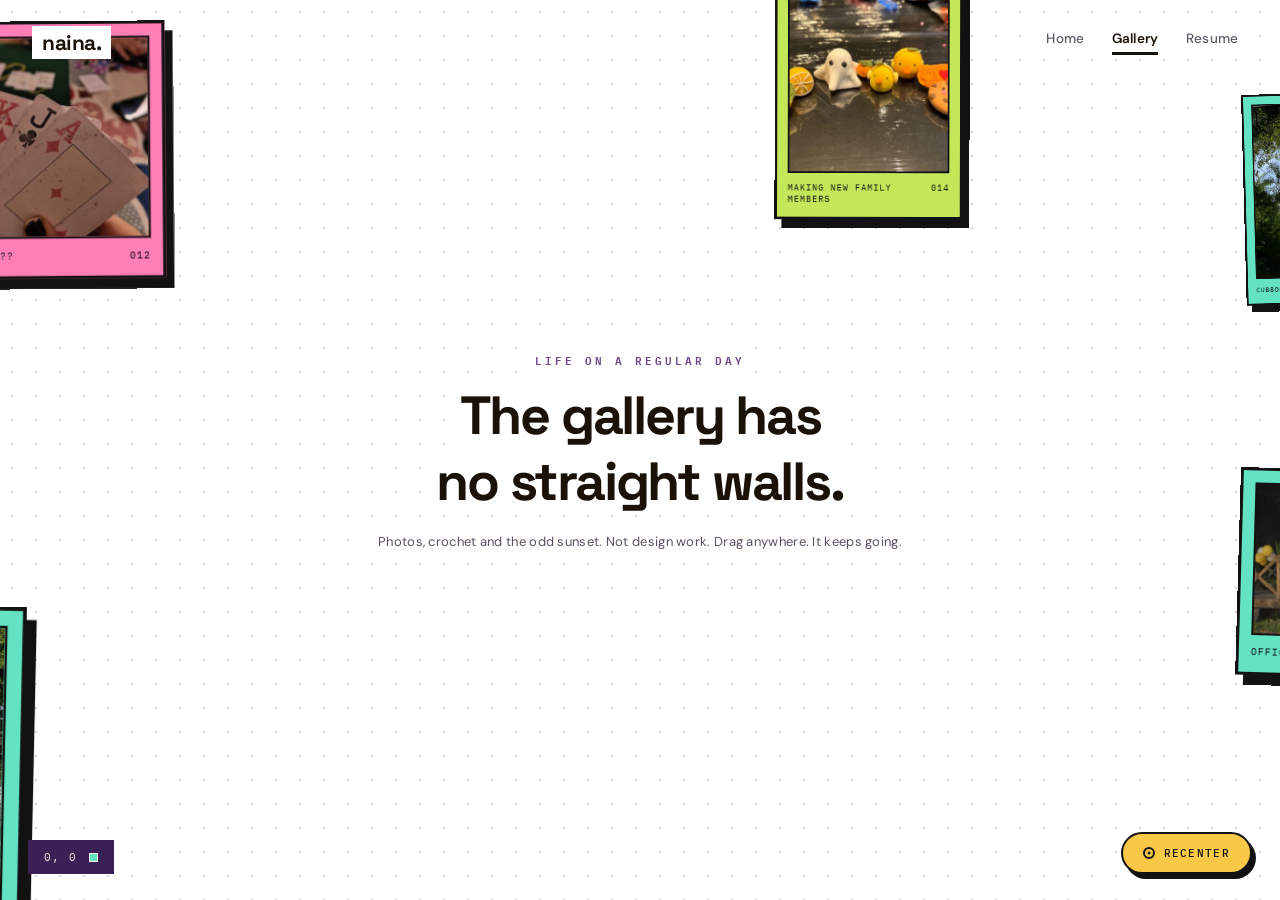
<file: gallery.html>
<!DOCTYPE html>
<html lang="en">
<head>
<meta charset="utf-8">
<meta name="viewport" content="width=device-width, initial-scale=1">
<title>Gallery — Naina Gupta, Product Designer</title>
<meta name="description" content="An infinite, draggable gallery of photos, crochet and side projects by Naina Gupta, Product Designer.">
<link rel="preconnect" href="https://fonts.googleapis.com">
<link rel="preconnect" href="https://fonts.gstatic.com" crossorigin>
<link href="https://fonts.googleapis.com/css2?family=Space+Grotesk:wght@400;500;600;700&family=DM+Sans:wght@400;500;600&family=Caveat:wght@500;600;700&family=IBM+Plex+Mono:wght@400;500;600&display=swap" rel="stylesheet">
<style>
  *, *::before, *::after { box-sizing: border-box; }
  html, body { margin: 0; padding: 0; background: #FFFFFF; overflow: hidden; overscroll-behavior: none; }
  a { color: #4A2A6B; }
  a:hover { color: #A66BFF; }
  /* The canvas is a drag surface, so panning must never start a text or
     image selection. Links and the recenter button still work normally. */
  /* The canvas is dragged by hand, so it is drawn as one — the same
     cartoon hand the game throws, open to pan and closed while you do.
     Both fall back to the system grab cursors. */
  #viewRef {
    cursor: url("data:image/svg+xml,%3Csvg%20xmlns%3D%22http%3A%2F%2Fwww.w3.org%2F2000%2Fsvg%22%20width%3D%2232%22%20height%3D%2232%22%20viewBox%3D%220%200%2032%2032%22%3E%3Cg%20fill%3D%22%23F7D8BA%22%20stroke%3D%22%23121212%22%20stroke-width%3D%222%22%20stroke-linejoin%3D%22round%22%20stroke-linecap%3D%22round%22%3E%3Cpath%20d%3D%22M7%2014%20L3.8%2018.4a2.6%202.6%200%200%200%20.7%203.7L7.6%2024%22%2F%3E%3Crect%20x%3D%227.4%22%20y%3D%225.5%22%20width%3D%224.8%22%20height%3D%2213%22%20rx%3D%222.4%22%2F%3E%3Crect%20x%3D%2212.4%22%20y%3D%223%22%20width%3D%224.8%22%20height%3D%2215.5%22%20rx%3D%222.4%22%2F%3E%3Crect%20x%3D%2217.4%22%20y%3D%224%22%20width%3D%224.8%22%20height%3D%2214.5%22%20rx%3D%222.4%22%2F%3E%3Crect%20x%3D%2222.4%22%20y%3D%227%22%20width%3D%224.8%22%20height%3D%2211.5%22%20rx%3D%222.4%22%2F%3E%3Cpath%20d%3D%22M6.6%2014.5h21v6.2A8.3%208.3%200%200%201%2019.3%2029h-5.6a7.1%207.1%200%200%201-7.1-7.1z%22%2F%3E%3C%2Fg%3E%3C%2Fsvg%3E") 13 14, grab;
    -webkit-user-select: none;
    user-select: none;
  }
  #viewRef.dragging { cursor: url("data:image/svg+xml,%3Csvg%20xmlns%3D%22http%3A%2F%2Fwww.w3.org%2F2000%2Fsvg%22%20width%3D%2232%22%20height%3D%2232%22%20viewBox%3D%220%200%2032%2032%22%3E%3Cg%20fill%3D%22%23F7D8BA%22%20stroke%3D%22%23121212%22%20stroke-width%3D%222%22%20stroke-linejoin%3D%22round%22%20stroke-linecap%3D%22round%22%3E%3Cpath%20d%3D%22M6%2015.5A7.5%207.5%200%200%201%2013.5%208h6.8a7.8%207.8%200%200%201%207.8%207.8v4.4a8.3%208.3%200%200%201-8.3%208.3h-5.4A8.4%208.4%200%200%201%206%2020.1z%22%2F%3E%3Cg%20stroke-width%3D%221.7%22%20fill%3D%22none%22%3E%3Cpath%20d%3D%22M10.6%2013.6h8.6M10.6%2018.6h8.6M11.6%2023.4h7.4%22%2F%3E%3C%2Fg%3E%3C%2Fg%3E%3C%2Fsvg%3E") 15 16, grabbing; }
  /* anything you can actually press keeps a pointer */
  #viewRef a, #viewRef button { cursor: pointer; }
  #viewRef img {
    -webkit-user-drag: none;
    user-drag: none;
  }
  /* ── tic-tac-toe ─────────────────────────────────────────── */
  .ttt-card {
    background: #FFFFFF; border: 3px solid #121212; box-shadow: 8px 10px 0 #121212;
    padding: 12px; transform: rotate(-1.1deg);
  }
  .ttt-top {
    display: flex; justify-content: space-between; gap: 10px; margin-bottom: 10px;
    font-family: 'IBM Plex Mono', monospace; font-size: 10px; letter-spacing: 1px; color: #121212;
  }
  .ttt-status { color: #6A4A8A; }
  .ttt-grid {
    display: grid; grid-template-columns: repeat(3, 1fr); gap: 6px;
    background: #121212; border: 2px solid #121212; padding: 6px;
  }
  .ttt-c {
    aspect-ratio: 1; display: flex; align-items: center; justify-content: center;
    background: #EFEAE0; border: 0; padding: 0; cursor: pointer;
    font-family: 'Space Grotesk', sans-serif; font-weight: 700; font-size: 34px;
    line-height: 1; color: #121212; transition: background .15s;
  }
  .ttt-c:hover:not(:disabled) { background: #63E3C2; }
  .ttt-c:disabled { cursor: default; }
  .ttt-c.x { color: #121212; }
  .ttt-c.o { color: #A66BFF; }
  .ttt-c.win { background: #F9C846; }
  .ttt-c:focus-visible { outline: 3px solid #A66BFF; outline-offset: -3px; }
  .ttt-reset {
    width: 100%; margin-top: 10px; padding: 7px; cursor: pointer;
    background: #F9C846; border: 2px solid #121212; box-shadow: 3px 3px 0 #121212;
    font-family: 'IBM Plex Mono', monospace; font-size: 10px; font-weight: 600;
    letter-spacing: 1.4px; text-transform: uppercase; color: #121212;
  }
  .ttt-reset:active { transform: translate(1px, 1px); box-shadow: 2px 2px 0 #121212; }

  /* ── rock paper scissors ───────────────────────────────────
     Two things this has to answer at a glance: which hand is yours,
     and who just won. Yours is the one on the solid plinth with the
     yellow cuff and the filled tag; the winner's side lights up.
  ------------------------------------------------------------- */
  .rps-card {
    background: #FFFFFF; border: 3px solid #121212; box-shadow: 8px 10px 0 #121212;
    padding: 12px; transform: rotate(1.4deg);
  }
  .rps-top {
    display: flex; justify-content: space-between; align-items: center; gap: 10px; margin-bottom: 10px;
    font-family: 'IBM Plex Mono', monospace; font-size: 10px; letter-spacing: 1px; color: #121212;
  }
  .rps-score { font-weight: 600; letter-spacing: 1.2px; color: #121212; }
  .rps-score .s-you { color: #B07D00; }
  .rps-score .s-cpu { color: #7A3FD6; }

  .rps-throw {
    display: grid; grid-template-columns: 1fr auto 1fr; align-items: stretch; gap: 6px;
    background: #EFEAE0; border: 2px solid #121212; padding: 16px 10px 12px;
  }
  .rps-side {
    position: relative; display: flex; flex-direction: column; align-items: center; gap: 8px;
    padding: 9px 4px 8px; border: 2px solid transparent;
    transition: background .2s ease, opacity .2s ease, border-color .2s ease;
  }
  .rps-side.is-you {
    --cuff: #F9C846;
    background: #FFFFFF; border-color: #121212; box-shadow: 3px 3px 0 #121212;
  }
  .rps-side.is-cpu {
    --cuff: #A66BFF;
    background: rgba(255,255,255,.4); border-style: dashed; border-color: rgba(18,18,18,.3);
  }

  .rps-face { display: block; width: 68px; height: 50px; }
  .rps-side.is-you .rps-face { width: 80px; height: 58px; }
  .rps-face.me { transform: scaleX(-1); }
  .rps-svg { display: block; width: 100%; height: 100%; }

  .rps-lbl {
    padding: 3px 9px; border: 1.6px solid #121212;
    font-family: 'IBM Plex Mono', monospace; font-size: 8.5px; font-weight: 600;
    letter-spacing: 1.5px; white-space: nowrap;
  }
  .rps-side.is-you .rps-lbl { background: #121212; color: #FFFFFF; font-size: 9.5px; }
  .rps-side.is-cpu .rps-lbl { background: transparent; color: #55505F; border-color: rgba(18,18,18,.35); }
  .rps-vs {
    align-self: center;
    font-family: 'IBM Plex Mono', monospace; font-size: 10px;
    letter-spacing: 1.4px; color: #6A6475;
  }

  /* ── who won ─────────────────────────────────────────────── */
  .rps-side.win { background: #F9C846; border-style: solid; border-color: #121212; }
  .rps-side.lose { opacity: .38; }
  .rps-burst {
    position: absolute; left: 50%; top: 34px; width: 112px; height: 112px;
    margin: -56px 0 0 -56px; display: none; pointer-events: none; z-index: 0;
  }
  .rps-side.win .rps-burst { display: block; animation: rpsBurst .6s cubic-bezier(.2,.9,.3,1.4) both; }
  @keyframes rpsBurst {
    from { transform: scale(.35) rotate(-40deg); opacity: 0; }
    to   { transform: scale(1) rotate(0deg); opacity: 1; }
  }
  /* Nobody throws on one. Both fists bob three times, then open. */
  .rps-side.shake .rps-face svg { animation: rpsBob .96s ease-in-out both; }
  @keyframes rpsBob {
    0%, 100% { transform: translateY(0) rotate(0deg); }
    12%      { transform: translateY(-11px) rotate(-9deg); }
    25%      { transform: translateY(3px) rotate(3deg); }
    45%      { transform: translateY(-11px) rotate(-9deg); }
    58%      { transform: translateY(3px) rotate(3deg); }
    78%      { transform: translateY(-11px) rotate(-9deg); }
    90%      { transform: translateY(3px) rotate(3deg); }
  }
  .rps.busy .rps-b { pointer-events: none; opacity: .5; }

  .rps-side.win .rps-face { animation: rpsShake .5s ease-in-out both; }
  @keyframes rpsShake {
    0%,100% { transform: translateY(0) rotate(0); }
    30%     { transform: translateY(-7px) rotate(-7deg); }
    65%     { transform: translateY(-2px) rotate(5deg); }
  }
  .rps-side.is-you.win .rps-face { animation-name: rpsShakeMe; }
  @keyframes rpsShakeMe {
    0%,100% { transform: scaleX(-1) translateY(0) rotate(0); }
    30%     { transform: scaleX(-1) translateY(-7px) rotate(-7deg); }
    65%     { transform: scaleX(-1) translateY(-2px) rotate(5deg); }
  }
  .rps-flag {
    position: absolute; top: -11px; left: 50%; transform: translateX(-50%);
    display: none; z-index: 3; padding: 3px 9px; white-space: nowrap;
    background: #121212; color: #FFFFFF;
    font-family: 'IBM Plex Mono', monospace; font-size: 8.5px; font-weight: 600; letter-spacing: 1.4px;
  }
  .rps-side.win .rps-flag { display: block; animation: rpsFlag .34s .1s cubic-bezier(.2,.9,.3,1.5) both; }
  @keyframes rpsFlag {
    from { transform: translateX(-50%) translateY(7px) scale(.7); opacity: 0; }
    to   { transform: translateX(-50%) translateY(0) scale(1); opacity: 1; }
  }
  .rps-side .rps-face, .rps-side .rps-lbl { position: relative; z-index: 1; }
  /* confetti, thrown on the winner's side only */
  .rps-side .bit {
    position: absolute; top: 14px; left: 50%; width: 6px; height: 9px; z-index: 2;
    pointer-events: none; animation: rpsBit .85s ease-out forwards;
  }
  @keyframes rpsBit {
    from { transform: translate(0,0) rotate(0); opacity: 1; }
    to   { transform: translate(var(--dx), var(--dy)) rotate(380deg); opacity: 0; }
  }

  .rps-msg {
    margin: 10px 0 0; text-align: center; min-height: 13px;
    font-family: 'IBM Plex Mono', monospace; font-size: 10px;
    letter-spacing: 1.2px; text-transform: uppercase; color: #121212;
  }
  .rps-msg.big { font-weight: 600; font-size: 11px; }
  .rps-cue {
    margin: 12px 0 7px; display: flex; align-items: center; gap: 8px;
    font-family: 'IBM Plex Mono', monospace; font-size: 8.5px; font-weight: 600;
    letter-spacing: 1.6px; text-transform: uppercase; color: #55505F;
  }
  .rps-cue::after { content: ""; flex: 1; height: 1.5px; background: rgba(18,18,18,.18); }
  .rps-pick { display: grid; grid-template-columns: repeat(3, 1fr); gap: 6px; }
  .rps-b {
    display: flex; flex-direction: column; align-items: center; gap: 4px;
    padding: 8px 4px 6px; cursor: pointer;
    background: #FFFFFF; border: 2px solid #121212; box-shadow: 3px 3px 0 #121212;
    font-family: 'IBM Plex Mono', monospace; font-size: 7.5px; font-weight: 600;
    letter-spacing: 1px; color: #121212;
  }
  .rps-b .rps-svg { width: 52px; height: 38px; }
  .rps-b:hover { background: #F9C846; }
  .rps-b:active { transform: translate(1px, 1px); box-shadow: 2px 2px 0 #121212; }
  .rps-b:focus-visible { outline: 3px solid #A66BFF; outline-offset: 2px; }

  @media (prefers-reduced-motion: reduce) {
    .rps-side.win .rps-burst, .rps-side.win .rps-face,
    .rps-side.win .rps-flag, .rps-side .bit,
    .rps-side.shake .rps-face svg { animation: none; }
    .rps-side .bit { display: none; }
  }

  #recenterBtn:focus-visible { outline: 3px solid #A66BFF; outline-offset: 3px; }
  @media (prefers-reduced-motion: reduce) {
    #fieldRef, #headingRef { transition: none !important; }
  }
</style>
<link rel="stylesheet" href="nav.css">
<link rel="stylesheet" href="responsive.css">
<script src="nav.js" defer></script>
</head>
<body>
<div id="viewRef" style="position:fixed; inset:0; overflow:hidden; background:#FFFFFF; font-family:'DM Sans',sans-serif; touch-action:none;
  background-image:radial-gradient(rgba(58,32,84,.20) 1.4px, transparent 1.4px); background-size:24px 24px;">

  <!-- Infinite field. #tileRef is cloned into a 3x3 lattice by gallery.js so the
       artwork repeats forever in every direction. The heading is deliberately
       OUTSIDE this element, so it is never cloned. -->
  <div id="fieldRef" style="position:absolute; left:0; top:0; width:0; height:0; will-change:transform;">
    <div id="tileRef" style="position:absolute; left:0; top:0; width:1980px; height:1420px;">
      <figure style="position:absolute; left:1713px; top:1128px; width:230px; margin:0; transform:rotate(-0.5deg); background:#FFFFFF; border:3px solid #121212; box-shadow:8px 10px 0 #121212; padding:12px 12px 14px; transition:transform .3s cubic-bezier(.2,.85,.3,1.05), box-shadow .3s ease;" data-hover="transform:rotate(0deg) scale(1.04); box-shadow:14px 18px 0 #121212;">
        <div style="border:2px solid #121212; background:#EFEAE0; height:254px; overflow:hidden;"><img src="assets/gallery/ace-performer-goldenflitch.jpg" alt="A colleague hands Naina a Certificate of Recognition in the Goldenflitch office" loading="lazy" style="width:100%; height:100%; object-fit:cover; display:block;"></div>
        <figcaption style="display:flex; justify-content:space-between; gap:10px; margin-top:10px; font-family:'IBM Plex Mono',monospace; font-size:10px; letter-spacing:1px; color:#121212;"><span>CERTIFICATE DAY</span><span>001</span></figcaption>
      </figure>
      <figure style="position:absolute; left:644px; top:289px; width:230px; margin:0; transform:rotate(0.7deg); background:#63E3C2; border:3px solid #121212; box-shadow:8px 10px 0 #121212; padding:12px 12px 14px; transition:transform .3s cubic-bezier(.2,.85,.3,1.05), box-shadow .3s ease;" data-hover="transform:rotate(0deg) scale(1.04); box-shadow:14px 18px 0 #121212;">
        <div style="border:2px solid #121212; background:#EFEAE0; height:153px; overflow:hidden;"><img src="assets/gallery/amazing-addition-goldenflitch.jpg" alt="Naina accepting a glass award at an outdoor evening team party, balloons strung behind" loading="lazy" style="width:100%; height:100%; object-fit:cover; display:block;"></div>
        <figcaption style="display:flex; justify-content:space-between; gap:10px; margin-top:10px; font-family:'IBM Plex Mono',monospace; font-size:10px; letter-spacing:1px; color:#121212;"><span>OFFICE PARTY</span><span>002</span></figcaption>
      </figure>
      <figure style="position:absolute; left:975px; top:988px; width:230px; margin:0; transform:rotate(0.1deg); background:#F9C846; border:3px solid #121212; box-shadow:8px 10px 0 #121212; padding:12px 12px 14px; transition:transform .3s cubic-bezier(.2,.85,.3,1.05), box-shadow .3s ease;" data-hover="transform:rotate(0deg) scale(1.04); box-shadow:14px 18px 0 #121212;">
        <div style="border:2px solid #121212; background:#EFEAE0; height:143px; overflow:hidden;"><img src="assets/gallery/best-academics-nift.jpg" alt="Naina shaking hands and receiving a certificate on stage at the NIFT convocation" loading="lazy" style="width:100%; height:100%; object-fit:cover; display:block;"></div>
        <figcaption style="display:flex; justify-content:space-between; gap:10px; margin-top:10px; font-family:'IBM Plex Mono',monospace; font-size:10px; letter-spacing:1px; color:#121212;"><span>CONVOCATION</span><span>003</span></figcaption>
      </figure>
      <figure style="position:absolute; left:1808px; top:474px; width:200px; margin:0; transform:rotate(-2.2deg); background:#C4E75A; border:3px solid #121212; box-shadow:8px 10px 0 #121212; padding:12px 12px 14px; transition:transform .3s cubic-bezier(.2,.85,.3,1.05), box-shadow .3s ease;" data-hover="transform:rotate(0deg) scale(1.04); box-shadow:14px 18px 0 #121212;">
        <div style="border:2px solid #121212; background:#EFEAE0; height:133px; overflow:hidden;"><img src="assets/gallery/best-graduation-project-nift.jpg" alt="Naina receiving a gold trophy on stage at the NIFT Fashion Communication graduation show" loading="lazy" style="width:100%; height:100%; object-fit:cover; display:block;"></div>
        <figcaption style="display:flex; justify-content:space-between; gap:10px; margin-top:10px; font-family:'IBM Plex Mono',monospace; font-size:10px; letter-spacing:1px; color:#121212;"><span>GRAD SHOW</span><span>004</span></figcaption>
      </figure>
      <figure style="position:absolute; left:366px; top:849px; width:200px; margin:0; transform:rotate(4.4deg); background:#A66BFF; border:3px solid #121212; box-shadow:8px 10px 0 #121212; padding:12px 12px 14px; transition:transform .3s cubic-bezier(.2,.85,.3,1.05), box-shadow .3s ease;" data-hover="transform:rotate(0deg) scale(1.04); box-shadow:14px 18px 0 #121212;">
        <div style="border:2px solid #121212; background:#EFEAE0; height:250px; overflow:hidden;"><img src="assets/gallery/celebrating-wins.jpg" alt="Two colleagues cutting a cake balanced on a wooden stool in the studio" loading="lazy" style="width:100%; height:100%; object-fit:cover; display:block;"></div>
        <figcaption style="display:flex; justify-content:space-between; gap:10px; margin-top:10px; font-family:'IBM Plex Mono',monospace; font-size:10px; letter-spacing:1px; color:#121212;"><span>CELEBRATING WINS</span><span>005</span></figcaption>
      </figure>
      <figure style="position:absolute; left:1241px; top:89px; width:215px; margin:0; transform:rotate(-2.7deg); background:#FF7EB6; border:3px solid #121212; box-shadow:8px 10px 0 #121212; padding:12px 12px 14px; transition:transform .3s cubic-bezier(.2,.85,.3,1.05), box-shadow .3s ease;" data-hover="transform:rotate(0deg) scale(1.04); box-shadow:14px 18px 0 #121212;">
        <div style="border:2px solid #121212; background:#EFEAE0; height:269px; overflow:hidden;"><img src="assets/gallery/getting-work-done.jpg" alt="Black and white wide shot of a full open-plan studio, everyone at their laptops" loading="lazy" style="width:100%; height:100%; object-fit:cover; display:block;"></div>
        <figcaption style="display:flex; justify-content:space-between; gap:10px; margin-top:10px; font-family:'IBM Plex Mono',monospace; font-size:10px; letter-spacing:1px; color:#121212;"><span>GETTING WORK DONE</span><span>006</span></figcaption>
      </figure>
      <figure style="position:absolute; left:177px; top:1436px; width:230px; margin:0; transform:rotate(-4.0deg); background:#FFFFFF; border:3px solid #121212; box-shadow:8px 10px 0 #121212; padding:12px 12px 14px; transition:transform .3s cubic-bezier(.2,.85,.3,1.05), box-shadow .3s ease;" data-hover="transform:rotate(0deg) scale(1.04); box-shadow:14px 18px 0 #121212;">
        <div style="border:2px solid #121212; background:#EFEAE0; height:288px; overflow:hidden;"><img src="assets/gallery/making-friends.jpg" alt="A small crocheted yellow chick sitting in the palm of a hand" loading="lazy" style="width:100%; height:100%; object-fit:cover; display:block;"></div>
        <figcaption style="display:flex; justify-content:space-between; gap:10px; margin-top:10px; font-family:'IBM Plex Mono',monospace; font-size:10px; letter-spacing:1px; color:#121212;"><span>MAKING FRIENDS</span><span>007</span></figcaption>
      </figure>
      <figure style="position:absolute; left:1402px; top:744px; width:230px; margin:0; transform:rotate(-4.5deg); background:#63E3C2; border:3px solid #121212; box-shadow:8px 10px 0 #121212; padding:12px 12px 14px; transition:transform .3s cubic-bezier(.2,.85,.3,1.05), box-shadow .3s ease;" data-hover="transform:rotate(0deg) scale(1.04); box-shadow:14px 18px 0 #121212;">
        <div style="border:2px solid #121212; background:#EFEAE0; height:168px; overflow:hidden;"><img src="assets/gallery/standout-performer-goldenflitch.jpg" alt="Naina holding a glass award in front of a Goldenflitch anniversary backdrop" loading="lazy" style="width:100%; height:100%; object-fit:cover; display:block;"></div>
        <figcaption style="display:flex; justify-content:space-between; gap:10px; margin-top:10px; font-family:'IBM Plex Mono',monospace; font-size:10px; letter-spacing:1px; color:#121212;"><span>FOUR YEARS IN</span><span>008</span></figcaption>
      </figure>
      <figure style="position:absolute; left:582px; top:1259px; width:230px; margin:0; transform:rotate(-2.9deg); background:#F9C846; border:3px solid #121212; box-shadow:8px 10px 0 #121212; padding:12px 12px 14px; transition:transform .3s cubic-bezier(.2,.85,.3,1.05), box-shadow .3s ease;" data-hover="transform:rotate(0deg) scale(1.04); box-shadow:14px 18px 0 #121212;">
        <div style="border:2px solid #121212; background:#EFEAE0; height:172px; overflow:hidden;"><img src="assets/gallery/sunset-searcher.jpg" alt="A pink and orange sunset over rooftops, a streetlight in silhouette" loading="lazy" style="width:100%; height:100%; object-fit:cover; display:block;"></div>
        <figcaption style="display:flex; justify-content:space-between; gap:10px; margin-top:10px; font-family:'IBM Plex Mono',monospace; font-size:10px; letter-spacing:1px; color:#121212;"><span>SUNSET SEARCHER</span><span>009</span></figcaption>
      </figure>
      <figure style="position:absolute; left:1940px; top:844px; width:200px; margin:0; transform:rotate(2.0deg); background:#C4E75A; border:3px solid #121212; box-shadow:8px 10px 0 #121212; padding:12px 12px 14px; transition:transform .3s cubic-bezier(.2,.85,.3,1.05), box-shadow .3s ease;" data-hover="transform:rotate(0deg) scale(1.04); box-shadow:14px 18px 0 #121212;">
        <div style="border:2px solid #121212; background:#EFEAE0; height:124px; overflow:hidden;"><img src="assets/gallery/water-baby.jpg" alt="The wake of a boat crossing a green lake ringed by forested hills" loading="lazy" style="width:100%; height:100%; object-fit:cover; display:block;"></div>
        <figcaption style="display:flex; justify-content:space-between; gap:10px; margin-top:10px; font-family:'IBM Plex Mono',monospace; font-size:10px; letter-spacing:1px; color:#121212;"><span>WATER BABY</span><span>010</span></figcaption>
      </figure>
      <figure style="position:absolute; left:233px; top:433px; width:215px; margin:0; transform:rotate(-0.1deg); background:#A66BFF; border:3px solid #121212; box-shadow:8px 10px 0 #121212; padding:12px 12px 14px; transition:transform .3s cubic-bezier(.2,.85,.3,1.05), box-shadow .3s ease;" data-hover="transform:rotate(0deg) scale(1.04); box-shadow:14px 18px 0 #121212;">
        <div style="border:2px solid #121212; background:#EFEAE0; height:269px; overflow:hidden;"><img src="assets/gallery/yayy-yarn.jpg" alt="A crocheted flowerpot with green leaves and purple flowers, held in a palm" loading="lazy" style="width:100%; height:100%; object-fit:cover; display:block;"></div>
        <figcaption style="display:flex; justify-content:space-between; gap:10px; margin-top:10px; font-family:'IBM Plex Mono',monospace; font-size:10px; letter-spacing:1px; color:#121212;"><span>YAYY YARN</span><span>011</span></figcaption>
      </figure>
      <figure style="position:absolute; left:420px; top:120px; width:215px; margin:0; transform:rotate(1.8deg); background:#FF7EB6; border:3px solid #121212; box-shadow:8px 10px 0 #121212; padding:12px 12px 14px; transition:transform .3s cubic-bezier(.2,.85,.3,1.05), box-shadow .3s ease;" data-hover="transform:rotate(0deg) scale(1.04); box-shadow:14px 18px 0 #121212;">
        <div style="border:2px solid #121212; background:#EFEAE0; height:200px; overflow:hidden;"><img src="assets/gallery/lucky-hand.jpg" alt="A fanned hand of playing cards &mdash; queen, king, jack and ace &mdash; held over a green card table" loading="lazy" style="width:100%; height:100%; object-fit:cover; display:block;"></div>
        <figcaption style="display:flex; justify-content:space-between; gap:10px; margin-top:10px; font-family:'IBM Plex Mono',monospace; font-size:10px; letter-spacing:1px; color:#121212;"><span>LUCKY??</span><span>012</span></figcaption>
      </figure>
      <figure style="position:absolute; left:1120px; top:330px; width:230px; margin:0; transform:rotate(-1.6deg); background:#F9C846; border:3px solid #121212; box-shadow:8px 10px 0 #121212; padding:12px 12px 14px; transition:transform .3s cubic-bezier(.2,.85,.3,1.05), box-shadow .3s ease;" data-hover="transform:rotate(0deg) scale(1.04); box-shadow:14px 18px 0 #121212;">
        <div style="border:2px solid #121212; background:#EFEAE0; height:194px; overflow:hidden;"><img src="assets/gallery/flower-enthusiast.jpg" alt="A bouquet of sunflowers and baby&rsquo;s breath wrapped in pale paper" loading="lazy" style="width:100%; height:100%; object-fit:cover; display:block;"></div>
        <figcaption style="display:flex; justify-content:space-between; gap:10px; margin-top:10px; font-family:'IBM Plex Mono',monospace; font-size:10px; letter-spacing:1px; color:#121212;"><span>FLOWER ENTHUSIAST</span><span>013</span></figcaption>
      </figure>
      <figure style="position:absolute; left:760px; top:700px; width:215px; margin:0; transform:rotate(3.1deg); background:#C4E75A; border:3px solid #121212; box-shadow:8px 10px 0 #121212; padding:12px 12px 14px; transition:transform .3s cubic-bezier(.2,.85,.3,1.05), box-shadow .3s ease;" data-hover="transform:rotate(0deg) scale(1.04); box-shadow:14px 18px 0 #121212;">
        <div style="border:2px solid #121212; background:#EFEAE0; height:216px; overflow:hidden;"><img src="assets/gallery/clay-family.jpg" alt="Small clay figures lined up on a dark desk &mdash; a ghost, two chicks, an orange and a sad cookie" loading="lazy" style="width:100%; height:100%; object-fit:cover; display:block;"></div>
        <figcaption style="display:flex; justify-content:space-between; gap:10px; margin-top:10px; font-family:'IBM Plex Mono',monospace; font-size:10px; letter-spacing:1px; color:#121212;"><span>MAKING NEW FAMILY MEMBERS</span><span>014</span></figcaption>
      </figure>
      <figure style="position:absolute; left:1560px; top:980px; width:200px; margin:0; transform:rotate(-2.4deg); background:#63E3C2; border:3px solid #121212; box-shadow:8px 10px 0 #121212; padding:12px 12px 14px; transition:transform .3s cubic-bezier(.2,.85,.3,1.05), box-shadow .3s ease;" data-hover="transform:rotate(0deg) scale(1.04); box-shadow:14px 18px 0 #121212;">
        <div style="border:2px solid #121212; background:#EFEAE0; height:265px; overflow:hidden;"><img src="assets/gallery/cubbon-park-walks.jpg" alt="Looking straight up through a canopy of green leaves at a patch of blue sky" loading="lazy" style="width:100%; height:100%; object-fit:cover; display:block;"></div>
        <figcaption style="display:flex; justify-content:space-between; gap:10px; margin-top:10px; font-family:'IBM Plex Mono',monospace; font-size:10px; letter-spacing:1px; color:#121212;"><span>CUBBON PARK WALKS?</span><span>015</span></figcaption>
      </figure>
      <figure style="position:absolute; left:240px; top:1010px; width:230px; margin:0; transform:rotate(0.9deg); background:#A66BFF; border:3px solid #121212; box-shadow:8px 10px 0 #121212; padding:12px 12px 14px; transition:transform .3s cubic-bezier(.2,.85,.3,1.05), box-shadow .3s ease;" data-hover="transform:rotate(0deg) scale(1.04); box-shadow:14px 18px 0 #121212;">
        <div style="border:2px solid #121212; background:#EFEAE0; height:229px; overflow:hidden;"><img src="assets/gallery/passionate-host.jpg" alt="Naina presenting beside a dartboard on the office wall while colleagues watch and film" loading="lazy" style="width:100%; height:100%; object-fit:cover; display:block;"></div>
        <figcaption style="display:flex; justify-content:space-between; gap:10px; margin-top:10px; font-family:'IBM Plex Mono',monospace; font-size:10px; letter-spacing:1px; color:#121212;"><span>PASSIONATE GAME HOST</span><span>016</span></figcaption>
      </figure>
      <div style="position:absolute; left:1327px; top:1200px; font-family:'Caveat',cursive; font-size:24px; color:#4A2A6B; transform:rotate(-1.4deg); white-space:nowrap; pointer-events:none;">took 3 nights &#9998;</div>
      <div style="position:absolute; left:1660px; top:191px; font-family:'Caveat',cursive; font-size:23px; color:#4A2A6B; transform:rotate(-5.2deg); white-space:nowrap; pointer-events:none;">still my favourite</div>
      <div style="position:absolute; left:940px; top:102px; font-family:'Caveat',cursive; font-size:23px; color:#6A4A8A; transform:rotate(-0.4deg); white-space:nowrap; pointer-events:none;">keep going &rarr;</div>
      <div style="position:absolute; left:143px; top:1211px; font-family:'Caveat',cursive; font-size:22px; color:#6A4A8A; transform:rotate(4.8deg); white-space:nowrap; pointer-events:none;">&larr; more this way</div>
      <div style="position:absolute; left:1508px; top:501px; width:14px; height:14px; background:#F9C846; border:2px solid #121212; transform:rotate(-5deg);"></div>
      <div style="position:absolute; left:1081px; top:464px; width:14px; height:14px; background:#63E3C2; border:2px solid #121212; transform:rotate(-17deg);"></div>
      <div style="position:absolute; left:1778px; top:831px; width:14px; height:14px; background:#FF7EB6; border:2px solid #121212; transform:rotate(-12deg);"></div>
      <div style="position:absolute; left:745px; top:1081px; width:14px; height:14px; background:#A66BFF; border:2px solid #121212; transform:rotate(-15deg);"></div>
    </div>
  </div>

  <!-- The one and only heading. Sits at the tile's centre and pans with the
       artwork, but exists exactly once. -->
  <site-nav current="gallery" variant="overlay"></site-nav>

  <div id="headingRef" style="position:absolute; left:50%; top:50%; z-index:6; width:640px; margin-left:-320px; text-align:center; pointer-events:none;">
    <p style="margin:0 0 14px; font-family:'IBM Plex Mono',monospace; font-size:11px; font-weight:600; letter-spacing:3px; text-transform:uppercase; color:#6A4A8A;"><span style="background:#FFFFFF; padding:4px 8px;">Life on a regular day</span></p>
    <h1 style="margin:0; font-family:'Space Grotesk',sans-serif; font-weight:700; font-size:clamp(34px,4.2vw,58px); line-height:1.08; letter-spacing:-2.2px; color:#1A1209;"><span style="background:#FFFFFF; padding:4px 10px; display:inline-block;">The gallery has</span><br><span style="background:#FFFFFF; padding:4px 10px; display:inline-block;">no straight walls.</span></h1>
    <p style="margin:18px 0 0; font-size:13px; color:#5A5060; letter-spacing:.3px;"><span style="background:#FFFFFF; padding:4px 10px;">Photos, crochet and the odd sunset. Not design work. Drag anywhere. It keeps going.</span></p>
  </div>

  <!-- Tic-tac-toe. One board only: like the heading it rides above the
   lattice and is never cloned, so there is exactly one game in the
   whole canvas. gallery.js moves it with the pan. -->
  <div class="ttt" id="tttRef" style="position:absolute; left:50%; top:50%; z-index:6; width:300px; margin-left:-150px;">
    <div class="ttt-card">
      <div class="ttt-top">
        <span>TIC TAC TOE</span><span class="ttt-status">YOUR TURN</span>
      </div>
      <div class="ttt-grid"><button class="ttt-c" type="button" data-i="0" aria-label="Square 1"></button><button class="ttt-c" type="button" data-i="1" aria-label="Square 2"></button><button class="ttt-c" type="button" data-i="2" aria-label="Square 3"></button><button class="ttt-c" type="button" data-i="3" aria-label="Square 4"></button><button class="ttt-c" type="button" data-i="4" aria-label="Square 5"></button><button class="ttt-c" type="button" data-i="5" aria-label="Square 6"></button><button class="ttt-c" type="button" data-i="6" aria-label="Square 7"></button><button class="ttt-c" type="button" data-i="7" aria-label="Square 8"></button><button class="ttt-c" type="button" data-i="8" aria-label="Square 9"></button></div>
      <button class="ttt-reset" type="button">New game</button>
    </div>
  </div>


  <!-- Rock paper scissors. Pinned like the heading and the board: one of
       it, sitting on its own corner of the canvas. -->
  <div class="rps" id="rpsRef" style="position:absolute; left:50%; top:50%; z-index:6; width:300px; margin-left:-150px;">
    <div class="rps-card">
      <div class="rps-top"><span>ROCK PAPER SCISSORS</span><span class="rps-score"><b class="s-you">0</b> &ndash; <b class="s-cpu">0</b></span></div>
      <div class="rps-throw">
        <div class="rps-side is-you"><span class="rps-flag">YOU WIN!</span><span class="rps-burst" aria-hidden="true"><svg viewBox="0 0 100 100" style="display:block;width:100%;height:100%"><circle cx="50" cy="50" r="30" fill="#FFFFFF" stroke="#121212" stroke-width="2.6"/><g stroke="#121212" stroke-width="4" stroke-linecap="round"><path d="M84.0 50.0 L100.0 50.0 M79.4 67.0 L87.2 71.5 M67.0 79.4 L75.0 93.3 M50.0 84.0 L50.0 93.0 M33.0 79.4 L25.0 93.3 M20.6 67.0 L12.8 71.5 M16.0 50.0 L0.0 50.0 M20.6 33.0 L12.8 28.5 M33.0 20.6 L25.0 6.7 M50.0 16.0 L50.0 7.0 M67.0 20.6 L75.0 6.7 M79.4 33.0 L87.2 28.5"/></g></svg></span><span class="rps-face me" data-me><svg viewBox="0 0 104 76" class="rps-svg" aria-hidden="true" focusable="false"><g fill="#F7D8BA" stroke="#121212" stroke-width="4.2" stroke-linejoin="round" stroke-linecap="round"><rect class="rps-cuff" fill="var(--cuff,#F9C846)" x="76" y="14" width="22" height="48" rx="7"/><rect x="24" y="7" width="58" height="62" rx="18"/><rect x="8" y="8" width="36" height="17" rx="8.5"/><rect x="6" y="24" width="34" height="17" rx="8.5"/><rect x="8" y="40" width="32" height="17" rx="8.5"/><rect x="13" y="54" width="29" height="16" rx="8"/><path d="M46 20 q15 6 13 18 q-2 10 -12 12" fill="none" stroke-width="3.8"/><g stroke="#CBA782" stroke-width="2.6" fill="none"><path d="M64 22 v10 M72 25 v10 M22 14 v5 M20 30 v5 M22 46 v5"/></g><circle cx="20" cy="13" r="3.4" fill="#FFFFFF" stroke="none"/></g></svg></span><span class="rps-lbl">YOU</span></div><div class="rps-vs">VS</div><div class="rps-side is-cpu"><span class="rps-flag">I WIN!</span><span class="rps-burst" aria-hidden="true"><svg viewBox="0 0 100 100" style="display:block;width:100%;height:100%"><circle cx="50" cy="50" r="30" fill="#FFFFFF" stroke="#121212" stroke-width="2.6"/><g stroke="#121212" stroke-width="4" stroke-linecap="round"><path d="M84.0 50.0 L100.0 50.0 M79.4 67.0 L87.2 71.5 M67.0 79.4 L75.0 93.3 M50.0 84.0 L50.0 93.0 M33.0 79.4 L25.0 93.3 M20.6 67.0 L12.8 71.5 M16.0 50.0 L0.0 50.0 M20.6 33.0 L12.8 28.5 M33.0 20.6 L25.0 6.7 M50.0 16.0 L50.0 7.0 M67.0 20.6 L75.0 6.7 M79.4 33.0 L87.2 28.5"/></g></svg></span><span class="rps-face" data-ai><svg viewBox="0 0 104 76" class="rps-svg" aria-hidden="true" focusable="false"><g fill="#F7D8BA" stroke="#121212" stroke-width="4.2" stroke-linejoin="round" stroke-linecap="round"><rect class="rps-cuff" fill="var(--cuff,#F9C846)" x="76" y="14" width="22" height="48" rx="7"/><rect x="24" y="7" width="58" height="62" rx="18"/><rect x="8" y="8" width="36" height="17" rx="8.5"/><rect x="6" y="24" width="34" height="17" rx="8.5"/><rect x="8" y="40" width="32" height="17" rx="8.5"/><rect x="13" y="54" width="29" height="16" rx="8"/><path d="M46 20 q15 6 13 18 q-2 10 -12 12" fill="none" stroke-width="3.8"/><g stroke="#CBA782" stroke-width="2.6" fill="none"><path d="M64 22 v10 M72 25 v10 M22 14 v5 M20 30 v5 M22 46 v5"/></g><circle cx="20" cy="13" r="3.4" fill="#FFFFFF" stroke="none"/></g></svg></span><span class="rps-lbl">COMPUTER</span></div>
      </div>
      <p class="rps-msg" role="status" aria-live="polite">Your move.</p>
      <p class="rps-cue">You throw</p>
      <div class="rps-pick"><button class="rps-b" type="button" data-p="rock" aria-label="Throw rock"><svg viewBox="0 0 104 76" class="rps-svg" aria-hidden="true" focusable="false"><g fill="#F7D8BA" stroke="#121212" stroke-width="4.2" stroke-linejoin="round" stroke-linecap="round"><rect class="rps-cuff" fill="var(--cuff,#F9C846)" x="76" y="14" width="22" height="48" rx="7"/><rect x="24" y="7" width="58" height="62" rx="18"/><rect x="8" y="8" width="36" height="17" rx="8.5"/><rect x="6" y="24" width="34" height="17" rx="8.5"/><rect x="8" y="40" width="32" height="17" rx="8.5"/><rect x="13" y="54" width="29" height="16" rx="8"/><path d="M46 20 q15 6 13 18 q-2 10 -12 12" fill="none" stroke-width="3.8"/><g stroke="#CBA782" stroke-width="2.6" fill="none"><path d="M64 22 v10 M72 25 v10 M22 14 v5 M20 30 v5 M22 46 v5"/></g><circle cx="20" cy="13" r="3.4" fill="#FFFFFF" stroke="none"/></g></svg><span>ROCK</span></button><button class="rps-b" type="button" data-p="paper" aria-label="Throw paper"><svg viewBox="0 0 104 76" class="rps-svg" aria-hidden="true" focusable="false"><g fill="#F7D8BA" stroke="#121212" stroke-width="4.2" stroke-linejoin="round" stroke-linecap="round"><rect class="rps-cuff" fill="var(--cuff,#F9C846)" x="78" y="16" width="22" height="44" rx="7"/><rect x="50" y="10" width="30" height="13" rx="6.5" transform="rotate(-46 68 16.5)"/><rect x="52" y="12" width="34" height="52" rx="15"/><rect x="4" y="13" width="62" height="12" rx="6"/><rect x="2" y="25" width="64" height="12" rx="6"/><rect x="3" y="37" width="63" height="12" rx="6"/><rect x="10" y="49" width="56" height="12" rx="6"/><g stroke="#CBA782" stroke-width="2.4" fill="none"><path d="M16 18 h16 M12 30 h16 M15 42 h16 M70 26 v12 M78 29 v12"/></g></g></svg><span>PAPER</span></button><button class="rps-b" type="button" data-p="scissors" aria-label="Throw scissors"><svg viewBox="0 0 104 76" class="rps-svg" aria-hidden="true" focusable="false"><g fill="#F7D8BA" stroke="#121212" stroke-width="4.2" stroke-linejoin="round" stroke-linecap="round"><rect class="rps-cuff" fill="var(--cuff,#F9C846)" x="78" y="28" width="22" height="38" rx="7"/><rect x="4" y="26" width="54" height="13" rx="6.5" transform="rotate(22 58 32.5)"/><rect x="4" y="40" width="54" height="13" rx="6.5" transform="rotate(4 58 46.5)"/><rect x="38" y="26" width="46" height="42" rx="14"/><rect x="22" y="48" width="26" height="13" rx="6.5"/><rect x="26" y="58" width="23" height="12" rx="6"/><path d="M52 34 q10 5 9 14" fill="none" stroke-width="3.6"/><g stroke="#CBA782" stroke-width="2.4" fill="none"><path d="M68 36 v10 M76 39 v10 M32 52 v4 M35 62 v4"/></g></g></svg><span>SCISSORS</span></button></div>
    </div>
  </div>

  <!-- Position readout, bottom-left so it never crowds the recenter button. -->
  <div style="position:fixed; bottom:26px; left:28px; z-index:12; display:flex; align-items:center; gap:12px; padding:10px 16px; background:#3A2054; color:#F1EDE3; font-family:'IBM Plex Mono',monospace; font-size:11px; letter-spacing:1.2px;">
    <span id="coordRef">0, 0</span>
    <span style="width:9px; height:9px; background:#63E3C2; border:1.5px solid #F1EDE3;"></span>
  </div>

  <!-- Recenter, bottom-right. -->
  <button id="recenterBtn" type="button" title="Recentre the gallery"
    style="position:fixed; bottom:26px; right:28px; z-index:12; display:inline-flex; align-items:center; gap:9px;
    padding:12px 20px; background:#F9C846; border:2.6px solid #121212; border-radius:32px; box-shadow:4px 5px 0 #121212;
    font-family:'IBM Plex Mono',monospace; font-size:11px; font-weight:500; letter-spacing:1.3px; text-transform:uppercase; color:#121212;
    cursor:pointer; transition:transform .12s ease, box-shadow .12s ease;"
    data-hover="transform:translate(3px,4px); box-shadow:1px 1px 0 #121212;">
    <span aria-hidden="true" style="width:12px; height:12px; border:2.4px solid #121212; border-radius:50%; position:relative; flex:none;"><span style="position:absolute; left:50%; top:50%; width:3px; height:3px; background:#121212; border-radius:50%; transform:translate(-50%,-50%);"></span></span>
    Recenter
  </button>
</div>

<script src="hover.js"></script>
<script src="gallery.js"></script>
</body>
</html>
</file>
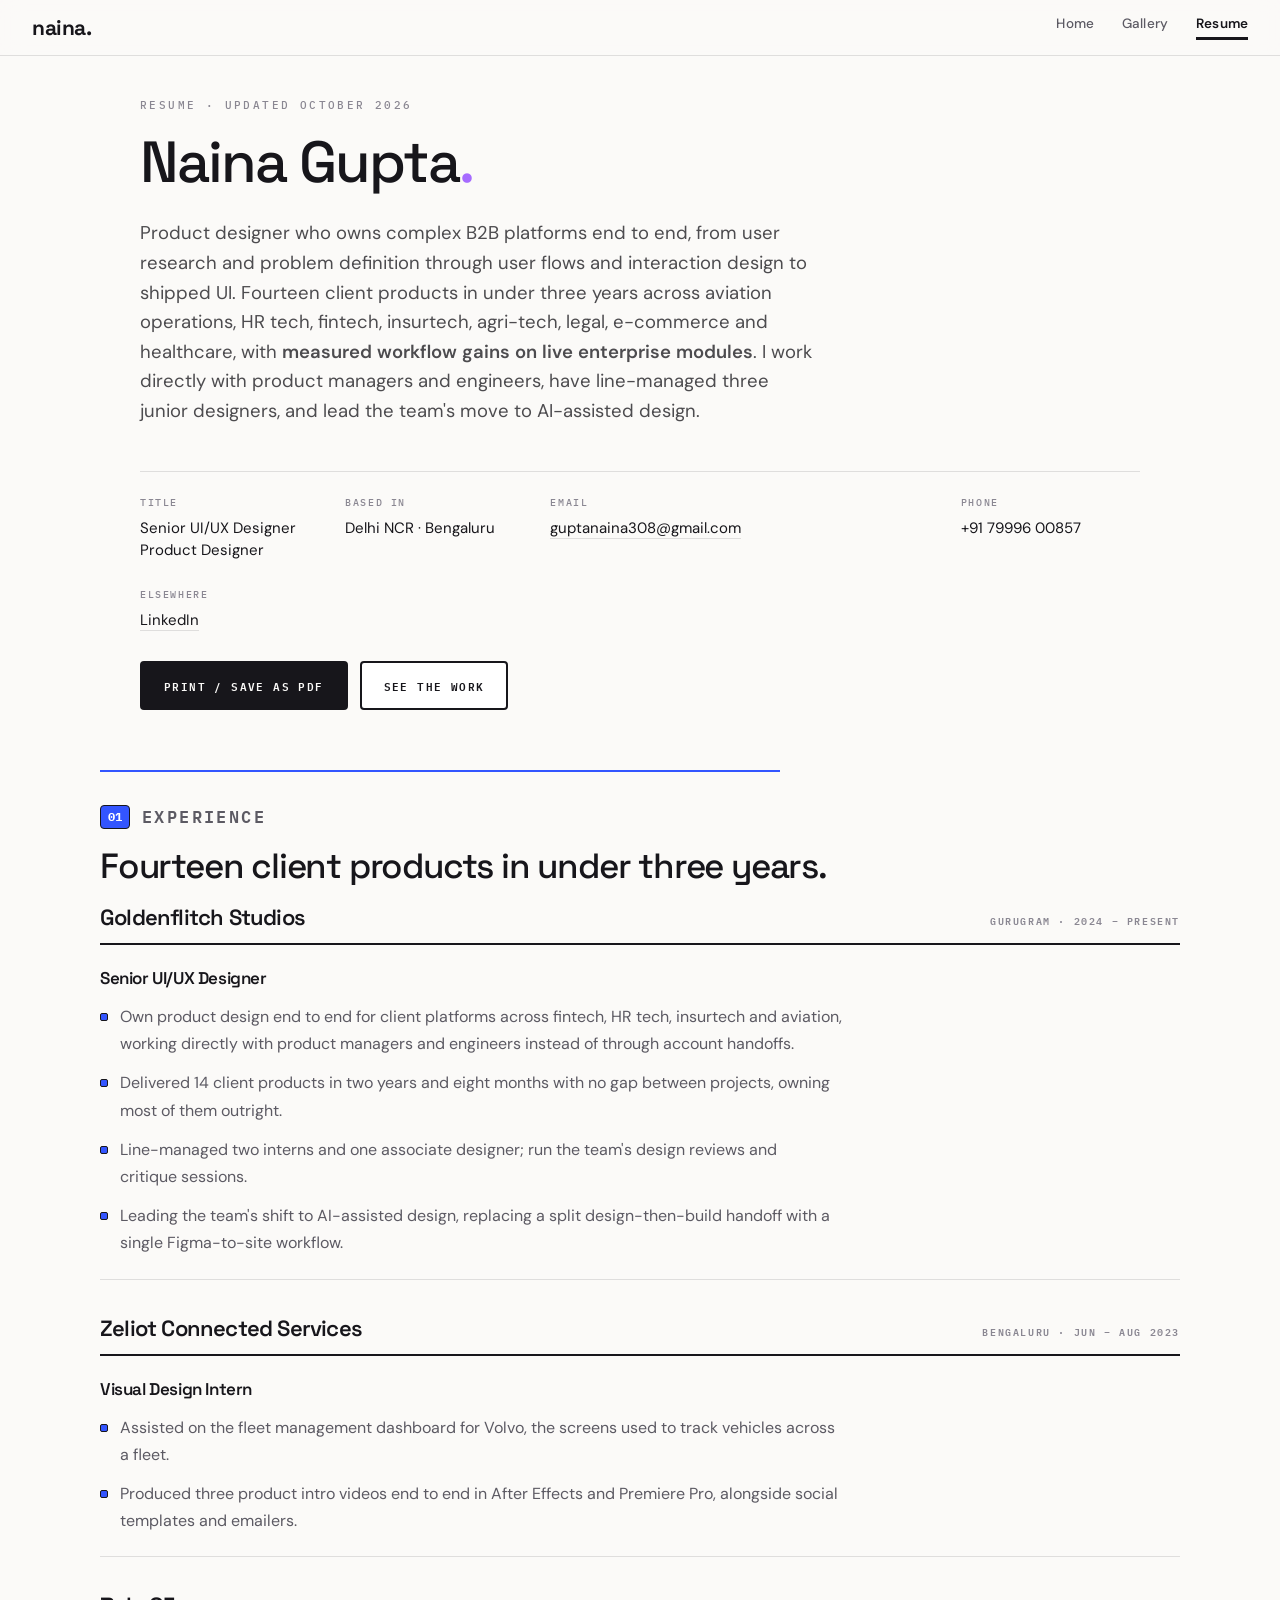
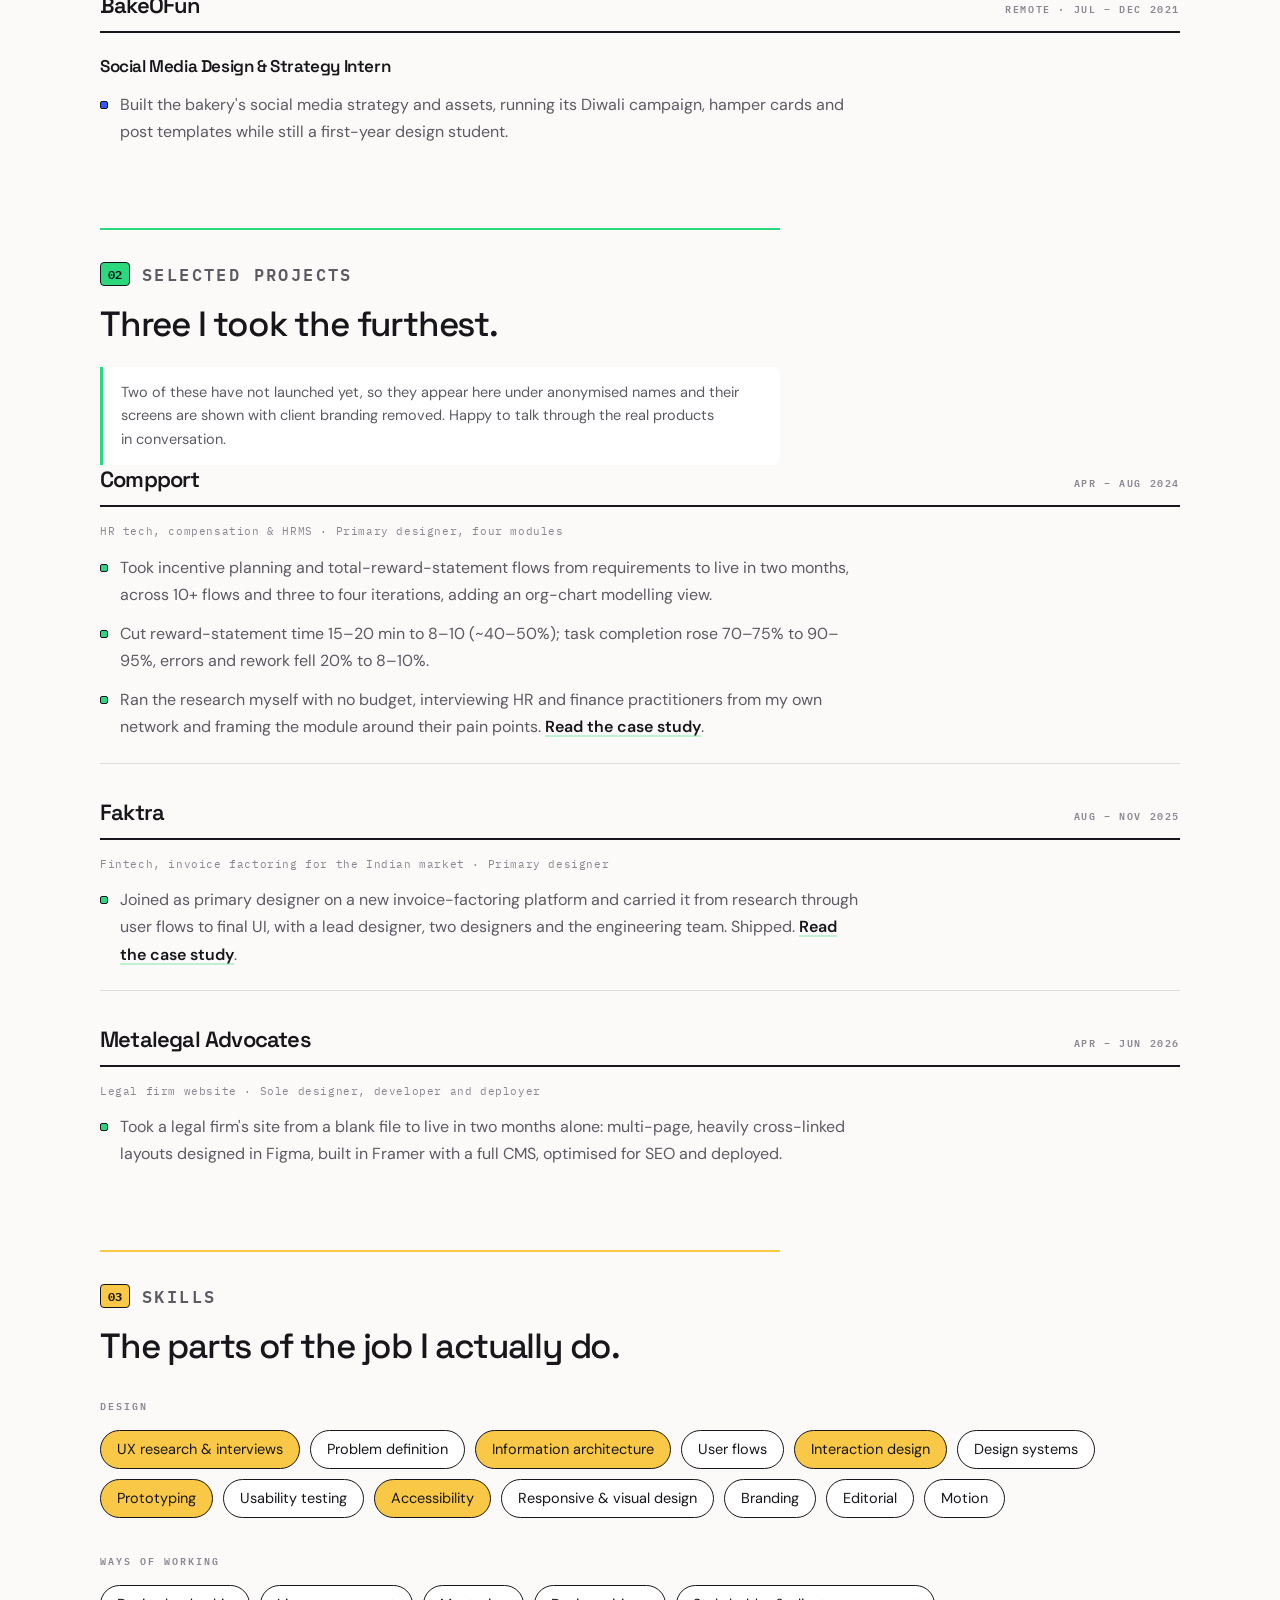
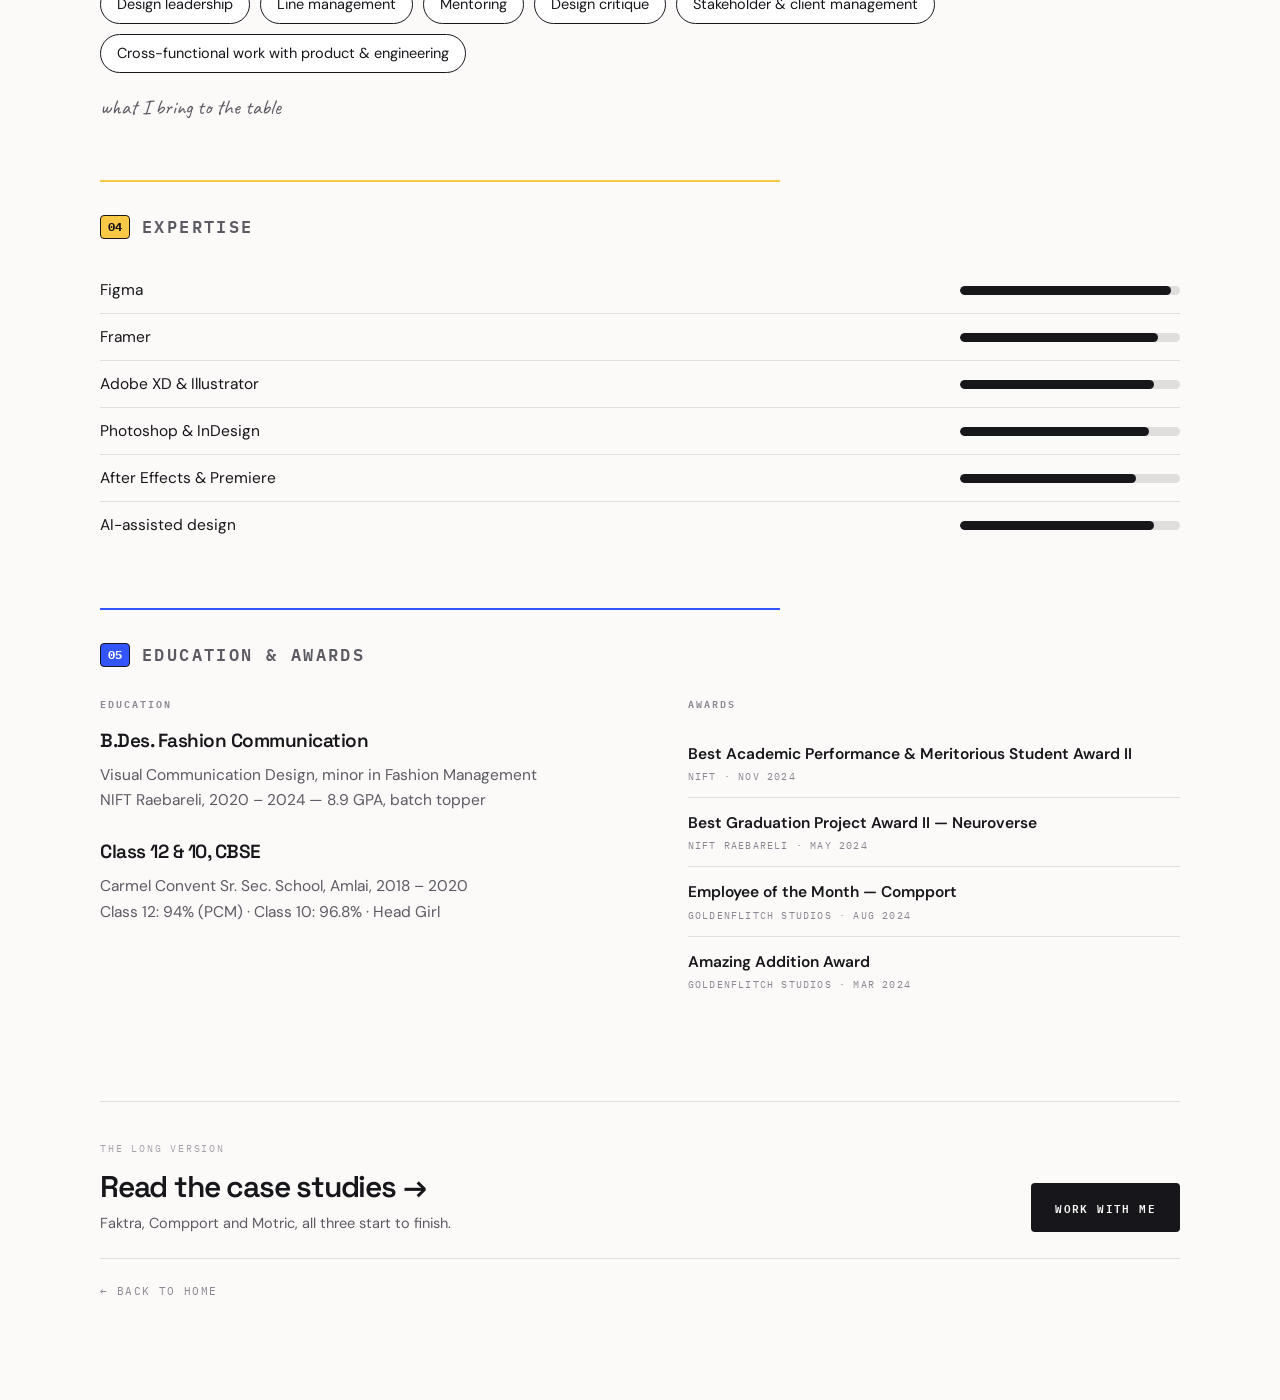
<file: resume.html>
<!DOCTYPE html>
<html lang="en">
<head>
<meta charset="utf-8">
<meta name="viewport" content="width=device-width, initial-scale=1">
<title>Resume — Naina Gupta, Product Designer</title>
<meta name="description" content="Resume of Naina Gupta, product designer on complex B2B platforms — experience, skills, tools, education and awards.">
<link rel="preconnect" href="https://fonts.googleapis.com">
<link rel="preconnect" href="https://fonts.gstatic.com" crossorigin>
<link rel="stylesheet" href="nav.css">
<script src="nav.js" defer></script>
<script src="scroll.js" defer></script>
<link href="https://fonts.googleapis.com/css2?family=Space+Grotesk:wght@400;500;600;700&family=DM+Sans:wght@400;500;600&family=IBM+Plex+Mono:wght@400;500;600&family=Caveat:wght@500;600&display=swap" rel="stylesheet">
<style>
  site-nav { --nav-bg: rgba(251,250,248,.86); --nav-ink: var(--ink); --nav-muted: var(--muted); --nav-hair: var(--hair); }

  /* Tokens, type scale and section rhythm are shared with the case studies
     so the resume reads as another page of the site, not an attachment. */
  :root {
    --ink: #17161B;
    --muted: #5C5A63;
    --faint: #8A8792;
    --hair: rgba(23,22,27,.12);
    --paper: #FBFAF8;
    --tint: #F1EEE8;

    --yellow: #F9C846;
    --mint:   #63E3C2;
    --purple: #A66BFF;
    --pink:   #FF7EB6;
    --lime:   #C4E75A;
    --coral:  #FF6B5B;
    --blue:   #3355FF;
    --green:  #2BD97C;

    --accent: var(--blue);
    --accent-ink: var(--ink);
    --accent-soft: rgba(51,85,255,.22);
  }

  *, *::before, *::after { box-sizing: border-box; }
  html { scroll-behavior: smooth; scroll-padding-top: 76px; }
  body {
    margin: 0; padding-top: 54px; background: var(--paper); color: var(--ink);
    font-family: 'DM Sans', sans-serif; -webkit-font-smoothing: antialiased;
  }
  @media (prefers-reduced-motion: reduce) { html { scroll-behavior: auto; } }

  /* ── shell ─────────────────────────────────────────────── */
  .wrap { max-width: 1080px; margin: 0 auto; padding: 0 40px; }


  /* ── type ──────────────────────────────────────────────── */
  .kicker {
    margin: 0 0 20px; font-family: 'IBM Plex Mono', monospace; font-size: 10.5px;
    font-weight: 500; letter-spacing: 2.4px; text-transform: uppercase; color: var(--faint);
  }
  h1 {
    margin: 0; font-family: 'Space Grotesk', sans-serif; font-weight: 500;
    font-size: clamp(33px, 6vw, 58px); line-height: 1.06; letter-spacing: -2px;
    text-wrap: balance;
  }
  h1 .dot { color: var(--purple); }
  h2 {
    margin: 0 0 16px; font-family: 'Space Grotesk', sans-serif; font-weight: 500;
    font-size: clamp(25px, 4.4vw, 35px); line-height: 1.14; letter-spacing: -1.2px;
    text-wrap: balance;
  }
  h3 { margin: 0 0 12px; font-family: 'Space Grotesk', sans-serif; font-weight: 500; font-size: 20px; letter-spacing: -.5px; }
  .standfirst {
    margin: 26px 0 0; max-width: 680px;
    font-size: clamp(16px, 2.1vw, 18.5px); line-height: 1.6; color: var(--ink); opacity: .76;
    text-wrap: pretty;
  }
  .standfirst strong { opacity: 1; }
  .sec p { margin: 0 0 16px; font-size: 16.5px; line-height: 1.76; color: var(--muted); max-width: 680px; text-wrap: pretty; }
  .sec p:last-child { margin-bottom: 0; }
  strong { font-weight: 600; color: var(--ink); }
  mark.hl { background: linear-gradient(transparent 56%, rgba(51,85,255,.22) 56%); color: inherit; padding: 0 1px; }

  /* ── section head ──────────────────────────────────────── */
  .sec { padding: 60px 0 0; scroll-margin-top: 76px; }
  .eyebrow {
    display: flex; align-items: center; gap: 12px; margin: 0 0 20px;
    padding-top: 30px; border-top: 2px solid var(--accent);
    font-family: 'IBM Plex Mono', monospace; font-size: 11px; font-weight: 600;
    letter-spacing: 2.4px; text-transform: uppercase; color: var(--ink);
  }
  .eyebrow b {
    display: inline-flex; align-items: center; justify-content: center;
    min-width: 30px; height: 24px; padding: 0 7px; border-radius: 4px;
    background: var(--accent); border: 1.5px solid var(--ink); color: var(--accent-ink, var(--ink));
    font-size: 12px; letter-spacing: 0;
  }

  /* ── meta strip: the contact block ─────────────────────── */
  .meta {
    display: grid; grid-template-columns: repeat(auto-fit, minmax(150px, 1fr));
    gap: 26px; margin: 44px 0 0; padding-top: 24px; border-top: 1px solid var(--hair);
  }
  .meta dt { font-family: 'IBM Plex Mono', monospace; font-size: 9.5px; font-weight: 500; letter-spacing: 1.6px; text-transform: uppercase; color: var(--faint); }
  .meta dd { margin: 8px 0 0; font-size: 15px; line-height: 1.5; overflow-wrap: anywhere; }
  .meta .span2 { grid-column: span 2; }
  .meta dd a { color: var(--ink); text-decoration: none; border-bottom: 1px solid var(--hair); }
  .meta dd a:hover { border-bottom-color: var(--ink); }

  .btn {
    display: inline-flex; align-items: center; gap: 10px; padding: 13px 22px;
    text-decoration: none; background: var(--ink); color: var(--paper); border-radius: 4px;
    font-family: 'IBM Plex Mono', monospace; font-size: 11px; font-weight: 600;
    letter-spacing: 1.4px; text-transform: uppercase; border: 2px solid var(--ink);
    cursor: pointer; transition: transform .14s ease, box-shadow .14s ease;
  }
  .btn:hover { transform: translateY(-2px); box-shadow: 0 6px 16px rgba(23,22,27,.22); }
  .btn.ghost { background: #FFFFFF; color: var(--ink); }
  .btn:focus-visible { outline: 3px solid var(--purple); outline-offset: 3px; }
  .jump { display: flex; flex-wrap: wrap; gap: 12px; margin: 30px 0 0; }

  /* ── experience ────────────────────────────────────────── */
  .org {
    display: flex; flex-wrap: wrap; align-items: baseline; justify-content: space-between;
    gap: 10px 20px; margin: 34px 0 0; padding-bottom: 12px; border-bottom: 2px solid var(--ink);
  }
  .org:first-of-type { margin-top: 0; }
  .org .co { font-family: 'Space Grotesk', sans-serif; font-weight: 600; font-size: 22px; letter-spacing: -.8px; }
  .org .where { font-family: 'IBM Plex Mono', monospace; font-size: 10px; font-weight: 600; letter-spacing: 1.6px; text-transform: uppercase; color: var(--faint); }

  .job { padding: 22px 0; border-bottom: 1px solid var(--hair); }
  .job:last-of-type { border-bottom: 0; }
  .jt { display: flex; flex-wrap: wrap; align-items: baseline; justify-content: space-between; gap: 6px 18px; margin-bottom: 14px; }
  .jt .t { font-family: 'Space Grotesk', sans-serif; font-weight: 600; font-size: 17px; letter-spacing: -.4px; }
  .jt .d { font-family: 'IBM Plex Mono', monospace; font-size: 10.5px; font-weight: 500; letter-spacing: 1.2px; color: var(--faint); white-space: nowrap; }

  .job ul { margin: 0; padding: 0; list-style: none; }
  .job li {
    position: relative; padding-left: 20px; margin-bottom: 12px; max-width: 760px;
    font-size: 16px; line-height: 1.7; color: var(--muted); text-wrap: pretty;
  }
  .job li:last-child { margin-bottom: 0; }
  .job li::before {
    content: ""; position: absolute; left: 0; top: 10px;
    width: 8px; height: 8px; border-radius: 2px;
    background: var(--accent); border: 1.5px solid var(--ink);
  }
  .job li a { color: var(--ink); font-weight: 600; text-decoration: none; box-shadow: inset 0 -2px 0 var(--accent-soft); }
  .job li a:hover { box-shadow: inset 0 -12px 0 var(--accent-soft); }

  /* earlier, shorter roles: one line each */
  .short {
    display: flex; flex-wrap: wrap; align-items: baseline; justify-content: space-between;
    gap: 4px 18px; padding: 15px 0; border-bottom: 1px solid var(--hair); font-size: 15.5px; color: var(--muted);
  }
  .short:last-child { border-bottom: 0; }
  .short .l strong { font-weight: 600; color: var(--ink); }
  .short .r { font-family: 'IBM Plex Mono', monospace; font-size: 10.5px; letter-spacing: 1.2px; color: var(--faint); white-space: nowrap; }

  /* ── skills ────────────────────────────────────────────── */
  .chips { display: flex; flex-wrap: wrap; gap: 10px; margin: 26px 0 0; }
  .chip {
    padding: 9px 16px; border-radius: 30px; background: #FFFFFF;
    border: 1.5px solid var(--ink); font-size: 14.5px; line-height: 1.3;
  }
  .chip.on { background: var(--accent); }
  .note { margin: 22px 0 0 !important; font-family: 'Caveat', cursive; font-size: 21px !important; line-height: 1.2 !important; color: var(--muted) !important; }

  /* ── tools ─────────────────────────────────────────────── */
  .tools { display: grid; grid-template-columns: repeat(auto-fit, minmax(240px, 1fr)); gap: 16px; margin: 26px 0 0; }
  .tool { padding: 22px 20px; border-radius: 10px; background: #FFFFFF; border: 1.5px solid var(--hair); border-top: 4px solid var(--accent); }
  .tool .lbl { font-family: 'IBM Plex Mono', monospace; font-size: 10px; font-weight: 600; letter-spacing: 1.8px; text-transform: uppercase; color: var(--faint); }
  .tool p { margin: 12px 0 0 !important; font-size: 15.5px !important; line-height: 1.62; color: var(--ink) !important; }

  /* a plain statement rather than a footnote: better that a recruiter
     reads why the names are missing than wonders */
  .anon {
    margin: 22px 0 0 !important; max-width: 620px;
    padding: 14px 18px; border-left: 3px solid var(--accent);
    background: #FFFFFF; border-radius: 0 8px 8px 0;
    font-size: 14.5px !important; line-height: 1.62 !important; color: var(--muted) !important;
  }

  /* ── selected projects ─────────────────────────────────── */
  .jsub {
    margin: -6px 0 14px !important; font-family: 'IBM Plex Mono', monospace;
    font-size: 11px !important; letter-spacing: .6px; line-height: 1.5 !important;
    color: var(--faint) !important;
  }

  /* ── expertise ─────────────────────────────────────────────
     The levels are read off the PDF rather than guessed, so the
     bars say what she says and not what I think. */
  .bars { margin: 26px 0 0; }
  .bar {
    display: grid; grid-template-columns: 1fr minmax(90px, 220px);
    align-items: center; gap: 14px 24px; padding: 13px 0;
    border-bottom: 1px solid var(--hair);
  }
  .bar:last-child { border-bottom: 0; }
  .bar .n { font-size: 15.5px; color: var(--ink); }
  .bar .t {
    position: relative; height: 9px; border-radius: 5px;
    background: var(--hair); overflow: hidden;
  }
  .bar .t i { display: block; height: 100%; background: var(--ink); border-radius: 5px; }

  /* ── education + awards ────────────────────────────────── */
  .twocol { display: grid; grid-template-columns: 1fr; gap: 34px; margin: 26px 0 0; }
  @media (min-width: 760px) { .twocol { grid-template-columns: 1.05fr .95fr; gap: 44px; } }
  .rlabel { font-family: 'IBM Plex Mono', monospace; font-size: 10px !important; font-weight: 600; letter-spacing: 2px; text-transform: uppercase; color: var(--faint) !important; margin: 0 0 16px !important; }
  .deg { font-family: 'Space Grotesk', sans-serif; font-weight: 600; font-size: 19px !important; letter-spacing: -.5px; line-height: 1.25 !important; color: var(--ink) !important; margin: 0 !important; }
  .degsub { margin: 10px 0 0 !important; font-size: 15.5px !important; line-height: 1.66 !important; color: var(--muted) !important; }
  .award { padding: 14px 0; border-bottom: 1px solid var(--hair); }
  .award:last-child { border-bottom: 0; }
  .award b { display: block; font-weight: 600; font-size: 15.5px; line-height: 1.5; color: var(--ink); }
  .award span { display: block; margin-top: 4px; font-family: 'IBM Plex Mono', monospace; font-size: 10px; letter-spacing: 1.2px; text-transform: uppercase; color: var(--faint); }

  /* ── selected project ──────────────────────────────────── */
  .proj {
    margin: 26px 0 0; padding: 28px 26px 30px; border-radius: 10px;
    border: 2px solid var(--ink); background: #FFFFFF; box-shadow: 6px 7px 0 var(--green);
  }
  .proj h3 { margin: 0 0 14px; font-size: 22px; letter-spacing: -.7px; }
  .proj p { margin: 0 !important; max-width: 760px; font-size: 16px !important; line-height: 1.7; color: var(--muted) !important; }

  /* ── footer ────────────────────────────────────────────── */
  .end { margin: 96px auto 0; padding: 40px 0 100px; border-top: 1px solid var(--hair); }
  .end-in { display: flex; flex-wrap: wrap; align-items: flex-end; justify-content: space-between; gap: 28px; }
  .end .lead { font-family: 'IBM Plex Mono', monospace; font-size: 10px; letter-spacing: 1.8px; text-transform: uppercase; color: #A5A2AC; }
  .end a.big { display: block; margin-top: 12px; text-decoration: none; font-family: 'Space Grotesk', sans-serif; font-weight: 600; font-size: clamp(24px, 4vw, 30px); letter-spacing: -1.2px; color: var(--ink); }

  /* ── small screens ─────────────────────────────────────── */
  @media (max-width: 640px) {
    nav.top { padding: 18px 20px; }
    nav.top .links { gap: 18px; font-size: 13px; }
    .wrap { padding: 0 20px; }
    .sec { padding-top: 62px; }
    .org .co { font-size: 19px; }
  }

  /* ── print: the page collapses back into a document ────── */
  @page { size: A4; margin: 12mm 13mm; }
  @media print {
    html, body { background: #FFFFFF; padding-top: 0; font-size: 10.2px; }
    /* A proficiency bar with its fill dropped is just an empty track, so
       these few fills are asked for explicitly rather than left to the
       browser's default of stripping backgrounds. */
    .bar .t, .bar .t i, .chip.on, .eyebrow b, .job li::before {
      -webkit-print-color-adjust: exact; print-color-adjust: exact;
    }
    nav.top, .jump, .end, .note { display: none !important; }
    .wrap { max-width: none; padding: 0; }
    .job li, .sec p, .proj p, .standfirst { max-width: none; }
    header.wrap { padding-top: 0 !important; }
    .kicker { margin-bottom: 8px; font-size: 8.5px; }
    h1 { font-size: 30px; letter-spacing: -1.3px; }
    h2 { font-size: 14.5px; letter-spacing: -.5px; margin-bottom: 6px; }
    h3 { font-size: 13.5px; margin-bottom: 6px; }
    .standfirst { margin-top: 9px; font-size: 10.6px; line-height: 1.5; opacity: 1; color: var(--muted); }
    .meta { margin-top: 12px; padding-top: 10px; gap: 10px; grid-template-columns: repeat(6, 1fr); }
    .meta dt { font-size: 7.6px; letter-spacing: 1.2px; }
    .meta dd { font-size: 10px; margin-top: 3px; }
    .sec { padding-top: 13px; break-inside: avoid; }
    .eyebrow { padding-top: 9px; margin-bottom: 8px; font-size: 8.5px; gap: 8px; }
    .eyebrow b { min-width: 22px; height: 17px; font-size: 9px; }
    .org { margin-top: 11px; padding-bottom: 5px; }
    .org .co { font-size: 13px; }
    .org .where { font-size: 8px; }
    .job { padding: 8px 0; break-inside: avoid; }
    .jt { margin-bottom: 5px; }
    .jt .t { font-size: 11px; }
    .jt .d { font-size: 8.4px; }
    .job li { font-size: 10.2px; line-height: 1.46; margin-bottom: 4px; padding-left: 13px; }
    .job li::before { top: 4.5px; width: 6px; height: 6px; }
    .job li a { box-shadow: none; }
    .rlabel { margin: 14px 0 6px !important; font-size: 8.4px !important; }
    .short { padding: 5px 0; font-size: 10.2px; }
    .short .r { font-size: 8.4px; }
    .chips { gap: 5px; margin-top: 9px; }
    .chip { padding: 2.5px 9px; font-size: 9.4px; border-width: 1px; }
    .tools { gap: 8px; margin-top: 9px; }
    .tool { padding: 9px 12px; border-top-width: 3px; }
    .tool .lbl { font-size: 8.4px; }
    .tool p { font-size: 10.2px !important; margin-top: 6px !important; }
    .twocol { gap: 16px; margin-top: 9px; grid-template-columns: 1.05fr .95fr; }
    .deg { font-size: 11.5px !important; }
    .degsub { margin: 5px 0 0 !important; font-size: 10.2px !important; line-height: 1.5 !important; }
    .award { padding: 5px 0; }
    .award b { font-size: 10.2px; line-height: 1.35; }
    .award span { margin-top: 2px; font-size: 8.2px; }
    .anon { margin: 8px 0 0 !important; padding: 7px 10px; font-size: 9.6px !important; line-height: 1.5 !important; }
    .jsub { margin: -3px 0 7px !important; font-size: 9px !important; }
    .bars { margin-top: 9px; }
    .bar { padding: 5px 0; gap: 8px 16px; }
    .bar .n { font-size: 10.2px; }
    .bar .t { height: 6px; }
    .proj h3 { font-size: 13px !important; margin-bottom: 5px !important; }
    .proj { margin-top: 9px; padding: 11px 14px; box-shadow: 3px 3px 0 var(--green); border-width: 1.5px; break-inside: avoid; }
    .proj p { font-size: 10.2px !important; line-height: 1.5; }
    a { color: inherit; }
  }
</style>
</head>
<body>

<site-nav current="resume"></site-nav>

<!-- ══════════ HERO ══════════ -->
<header class="wrap" style="padding-top:44px;">
  <p class="kicker">Resume &middot; Updated October 2026</p>
  <h1>Naina Gupta<span class="dot">.</span></h1>

  <p class="standfirst">
    Product designer who owns complex B2B platforms end to end, from user research and problem definition
    through user flows and interaction design to shipped UI. Fourteen client products in under three years
    across aviation operations, HR tech, fintech, insurtech, agri-tech, legal, e-commerce and healthcare,
    with <strong>measured workflow gains on live enterprise modules</strong>. I work directly with product
    managers and engineers, have line-managed three junior designers, and lead the team's move to
    AI-assisted design.
  </p>

  <dl class="meta">
    <div><dt>Title</dt><dd>Senior UI/UX Designer<br>Product Designer</dd></div>
    <div><dt>Based in</dt><dd>Delhi NCR &middot; Bengaluru</dd></div>
    <div class="span2"><dt>Email</dt><dd><a href="mailto:guptanaina308@gmail.com">guptanaina308@gmail.com</a></dd></div>
    <div><dt>Phone</dt><dd>+91 79996 00857</dd></div>
    <div><dt>Elsewhere</dt><dd><a href="https://www.linkedin.com/in/nainaaaguptaaa" target="_blank" rel="noopener noreferrer">LinkedIn</a></dd></div>
  </dl>

  <div class="jump">
    <button class="btn" type="button" onclick="window.print()">Print / save as PDF</button>
    <a class="btn ghost" href="index.html#work">See the work</a>
  </div>
</header>

<!-- ══════════ 01 EXPERIENCE ══════════ -->
<section class="sec wrap" style="--accent:var(--blue); --accent-ink:#FFFFFF; --accent-soft:rgba(51,85,255,.22);">
  <p class="eyebrow"><b>01</b> Experience</p>
  <h2>Fourteen client products in under three years.</h2>

  <div class="org">
    <span class="co">Goldenflitch Studios</span>
    <span class="where">Gurugram &middot; 2024 – Present</span>
  </div>
  <div class="job">
    <div class="jt"><span class="t">Senior UI/UX Designer</span></div>
    <ul>
      <li>Own product design end to end for client platforms across fintech, HR tech, insurtech and aviation, working directly with product managers and engineers instead of through account handoffs.</li>
      <li>Delivered 14 client products in two years and eight months with no gap between projects, owning most of them outright.</li>
      <li>Line-managed two interns and one associate designer; run the team's design reviews and critique sessions.</li>
      <li>Leading the team's shift to AI-assisted design, replacing a split design-then-build handoff with a single Figma-to-site workflow.</li>
    </ul>
  </div>

  <div class="org">
    <span class="co">Zeliot Connected Services</span>
    <span class="where">Bengaluru &middot; Jun – Aug 2023</span>
  </div>
  <div class="job">
    <div class="jt"><span class="t">Visual Design Intern</span></div>
    <ul>
      <li>Assisted on the fleet management dashboard for Volvo, the screens used to track vehicles across a fleet.</li>
      <li>Produced three product intro videos end to end in After Effects and Premiere Pro, alongside social templates and emailers.</li>
    </ul>
  </div>

  <div class="org">
    <span class="co">BakeOFun</span>
    <span class="where">Remote &middot; Jul – Dec 2021</span>
  </div>
  <div class="job">
    <div class="jt"><span class="t">Social Media Design &amp; Strategy Intern</span></div>
    <ul>
      <li>Built the bakery's social media strategy and assets, running its Diwali campaign, hamper cards and post templates while still a first-year design student.</li>
    </ul>
  </div>
</section>

<!-- ══════════ 02 SELECTED PROJECTS ══════════ -->
<section class="sec wrap" style="--accent:var(--green); --accent-soft:rgba(43,217,124,.3);">
  <p class="eyebrow"><b>02</b> Selected projects</p>
  <h2>Three I took the furthest.</h2>
  <p class="anon">Two of these have not launched yet, so they appear here under
  anonymised names and their screens are shown with client branding removed.
  Happy to talk through the real products in conversation.</p>

  <div class="org">
    <span class="co">Compport</span>
    <span class="where">Apr – Aug 2024</span>
  </div>
  <div class="job">
    <p class="jsub">HR tech, compensation &amp; HRMS &middot; Primary designer, four modules</p>
    <ul>
      <li>Took incentive planning and total-reward-statement flows from requirements to live in two months, across 10+ flows and three to four iterations, adding an org-chart modelling view.</li>
      <li>Cut reward-statement time 15–20 min to 8–10 (~40–50%); task completion rose 70–75% to 90–95%, errors and rework fell 20% to 8–10%.</li>
      <li>Ran the research myself with no budget, interviewing HR and finance practitioners from my own network and framing the module around their pain points. <a href="case-study.html">Read the case study</a>.</li>
    </ul>
  </div>

  <div class="org">
    <span class="co">Faktra</span>
    <span class="where">Aug – Nov 2025</span>
  </div>
  <div class="job">
    <p class="jsub">Fintech, invoice factoring for the Indian market &middot; Primary designer</p>
    <ul>
      <li>Joined as primary designer on a new invoice-factoring platform and carried it from research through user flows to final UI, with a lead designer, two designers and the engineering team. Shipped. <a href="case-study-faktra.html">Read the case study</a>.</li>
    </ul>
  </div>

  <div class="org">
    <span class="co">Metalegal Advocates</span>
    <span class="where">Apr – Jun 2026</span>
  </div>
  <div class="job">
    <p class="jsub">Legal firm website &middot; Sole designer, developer and deployer</p>
    <ul>
      <li>Took a legal firm's site from a blank file to live in two months alone: multi-page, heavily cross-linked layouts designed in Figma, built in Framer with a full CMS, optimised for SEO and deployed.</li>
    </ul>
  </div>
</section>

<!-- ══════════ 03 SKILLS ══════════ -->
<section class="sec wrap" style="--accent:var(--yellow); --accent-soft:rgba(249,200,70,.4);">
  <p class="eyebrow"><b>03</b> Skills</p>
  <h2>The parts of the job I actually do.</h2>

  <p class="rlabel" style="margin-top:30px !important;">Design</p>
  <div class="chips" style="margin-top:0;">
    <span class="chip on">UX research &amp; interviews</span>
    <span class="chip">Problem definition</span>
    <span class="chip on">Information architecture</span>
    <span class="chip">User flows</span>
    <span class="chip on">Interaction design</span>
    <span class="chip">Design systems</span>
    <span class="chip on">Prototyping</span>
    <span class="chip">Usability testing</span>
    <span class="chip on">Accessibility</span>
    <span class="chip">Responsive &amp; visual design</span>
    <span class="chip">Branding</span>
    <span class="chip">Editorial</span>
    <span class="chip">Motion</span>
  </div>

  <p class="rlabel" style="margin-top:34px !important;">Ways of working</p>
  <div class="chips" style="margin-top:0;">
    <span class="chip">Design leadership</span>
    <span class="chip">Line management</span>
    <span class="chip">Mentoring</span>
    <span class="chip">Design critique</span>
    <span class="chip">Stakeholder &amp; client management</span>
    <span class="chip">Cross-functional work with product &amp; engineering</span>
  </div>
  <p class="note">what I bring to the table</p>
</section>

<!-- ══════════ 04 EXPERTISE ══════════ -->
<section class="sec wrap" style="--accent:var(--yellow); --accent-soft:rgba(249,200,70,.4);">
  <p class="eyebrow"><b>04</b> Expertise</p>

  <div class="bars">
    <div class="bar"><span class="n">Figma</span><span class="t"><i style="width:96%"></i></span></div>
    <div class="bar"><span class="n">Framer</span><span class="t"><i style="width:90%"></i></span></div>
    <div class="bar"><span class="n">Adobe XD &amp; Illustrator</span><span class="t"><i style="width:88%"></i></span></div>
    <div class="bar"><span class="n">Photoshop &amp; InDesign</span><span class="t"><i style="width:86%"></i></span></div>
    <div class="bar"><span class="n">After Effects &amp; Premiere</span><span class="t"><i style="width:80%"></i></span></div>
    <div class="bar"><span class="n">AI-assisted design</span><span class="t"><i style="width:88%"></i></span></div>
  </div>
</section>

<!-- ══════════ 05 EDUCATION & AWARDS ══════════ -->
<section class="sec wrap" style="--accent:var(--blue); --accent-ink:#FFFFFF; --accent-soft:rgba(51,85,255,.22);">
  <p class="eyebrow"><b>05</b> Education &amp; awards</p>

  <div class="twocol">
    <div>
      <p class="rlabel">Education</p>
      <p class="deg">B.Des. Fashion Communication</p>
      <p class="degsub">Visual Communication Design, minor in Fashion Management<br>NIFT Raebareli, 2020 – 2024 &mdash; 8.9 GPA, batch topper</p>

      <p class="deg" style="margin-top:26px !important;">Class 12 &amp; 10, CBSE</p>
      <p class="degsub">Carmel Convent Sr. Sec. School, Amlai, 2018 – 2020<br>Class 12: 94% (PCM) &middot; Class 10: 96.8% &middot; Head Girl</p>
    </div>
    <div>
      <p class="rlabel">Awards</p>
      <div class="award"><b>Best Academic Performance &amp; Meritorious Student Award II</b><span>NIFT &middot; Nov 2024</span></div>
      <div class="award"><b>Best Graduation Project Award II &mdash; Neuroverse</b><span>NIFT Raebareli &middot; May 2024</span></div>
      <div class="award"><b>Employee of the Month &mdash; Compport</b><span>Goldenflitch Studios &middot; Aug 2024</span></div>
      <div class="award"><b>Amazing Addition Award</b><span>Goldenflitch Studios &middot; Mar 2024</span></div>
    </div>
  </div>
</section>

<!-- ══════════ FOOTER ══════════ -->
<div class="wrap end">
  <div class="end-in">
    <div>
      <div class="lead">The long version</div>
      <a class="big" href="index.html#work">Read the case studies →</a>
      <div style="margin-top:8px; font-size:14.5px; color:var(--muted);">Faktra, Compport and Motric, all three start to finish.</div>
    </div>
    <a class="btn" href="index.html#contact">Work with me</a>
  </div>
  <div style="margin-top:26px; padding-top:20px; border-top:1px solid var(--hair);">
    <a href="index.html" style="font-family:'IBM Plex Mono',monospace; font-size:11px; letter-spacing:1.4px; text-transform:uppercase; color:var(--faint); text-decoration:none;">← Back to home</a>
  </div>
</div>

</body>
</html>
</file>
<file: styles.css>
/* the shared nav, tuned to this page's paper */
site-nav { --nav-bg: rgba(255,253,247,.86); }


    *, *::before, *::after { box-sizing: border-box; }
    html, body { margin: 0; padding: 0; background: #FFFFFF; }
    /* clear the fixed header when jumping to an anchor */
    html { scroll-padding-top: 78px; }
    @keyframes fadeUp { from { opacity:0; transform:translateY(12px); } to { opacity:1; transform:translateY(0); } }
    @keyframes fadeIn { from { opacity:0; } to { opacity:1; } }
    @keyframes wordCycle {
      0%        { opacity:0; transform:translateY(7px); }
      8%, 20%   { opacity:1; transform:translateY(0); }
      28%       { opacity:0; transform:translateY(-7px); }
      100%      { opacity:0; transform:translateY(-7px); }
    }

    /* Word-search game */
    .wc {
      width: 34px; height: 44px;
      display: flex; align-items: center; justify-content: center;
      font-family:'IBM Plex Mono',monospace; font-size: 17px;
      color: #1A1209; opacity: .9;
      position: relative; z-index: 2;
      user-select: none; cursor: crosshair; border-radius: 8px;
      transition: background .1s ease;
    }
    .wc.sel { background: rgba(20,20,20,.10); }
    .wc.hint { animation: hintPulse 1s ease-in-out infinite; border-radius: 8px; }
    @keyframes hintPulse {
      0%,100% { background: rgba(122,74,168,.06); box-shadow: 0 0 0 0 rgba(122,74,168,.35); }
      50%     { background: rgba(122,74,168,.28); box-shadow: 0 0 0 3px rgba(122,74,168,.22); }
    }
    .word-chip { cursor: pointer; }
    .word-chip:not(.done):hover { background:#EFEAF6; border-color:#4A2A6B; }
    .wc.found { font-weight: 700; opacity: 1; }
    .word-pill {
      position: absolute; z-index: 1; pointer-events: none; box-sizing: border-box;
      border: 2.5px solid; border-radius: 26px;
      animation: pillPop .28s cubic-bezier(.2,.85,.3,1.3);
    }
    @keyframes pillPop { from { transform: scale(.82); opacity: 0; } to { transform: scale(1); opacity: 1; } }
    .word-chip {
      display: inline-flex; align-items: center; gap: 8px;
      padding: 8px 16px; border: 2px solid #121212; border-radius: 30px;
      font-family: 'DM Sans',sans-serif; font-size: 13px; font-weight: 600; color: #1A1209;
      background: #FFFFFF; transition: all .2s ease;
    }
    .word-chip .dot { width: 12px; height: 12px; border-radius: 50%; border: 1.5px solid #121212; }
    .word-chip.done { background: #EDEAE2; opacity: .5; text-decoration: line-through; }
    .word-chip.done .dot { opacity: .35; }
    /* ── the clock and the count ───────────────────────────────
       A word search with no clock is a list; with one it is a game.
       It starts on the first drag, not on arrival, so reading the
       words through first costs nothing. */
    .ws-hud {
      display: flex; align-items: center; justify-content: center; gap: 16px;
      max-width: 760px; margin: 30px auto 0; padding: 11px 18px;
      border: 2px solid #121212; border-radius: 30px; background: #FFFFFF;
      font-family: 'IBM Plex Mono', monospace; font-size: 11px;
      letter-spacing: 1.4px; text-transform: uppercase; color: #1A1209;
    }
    .ws-stat { display: inline-flex; align-items: center; gap: 7px; white-space: nowrap; }
    .ws-stat b { font-size: 14px; font-weight: 600; letter-spacing: .6px; }
    .ws-k, .ws-of { color: #8A8792; }
    .ws-clock { color: #4A2A6B; }
    .ws-clock.running b { color: #1A1209; }
    .ws-bar {
      flex: 1; max-width: 220px; height: 8px; border: 1.6px solid #121212;
      border-radius: 6px; background: #FFFFFF; overflow: hidden;
    }
    .ws-bar i {
      display: block; width: 0; height: 100%; background: #F9C846;
      transition: width .4s cubic-bezier(.2,.85,.3,1);
    }
    .ws-hud.done { border-color: #2BD97C; box-shadow: 0 0 0 4px rgba(43,217,124,.18); }
    .ws-hud.done .ws-bar i { background: #2BD97C; }

    /* ── the scoreboard ────────────────────────────────────── */
    .ws-win {
      position: fixed; inset: 0; z-index: 400; display: flex;
      align-items: center; justify-content: center; padding: 24px;
      background: rgba(20,16,28,.62); backdrop-filter: blur(3px);
      -webkit-backdrop-filter: blur(3px);
      animation: fadeIn .22s ease both;
    }
    /* a class selector outranks the UA's [hidden], so opt back out */
    .ws-win[hidden] { display: none !important; }
    .ws-win-card {
      position: relative; width: min(430px, 100%); padding: 34px 32px 26px;
      text-align: center; color: #F1EDE3; background: #3A2054;
      border: 3px solid #121212; box-shadow: 12px 14px 0 #121212;
      animation: wsWinPop .42s cubic-bezier(.2,.9,.3,1.35) both;
    }
    @keyframes wsWinPop {
      from { transform: translateY(16px) scale(.9); opacity: 0; }
      to   { transform: translateY(0) scale(1); opacity: 1; }
    }
    .ws-win-kicker {
      margin: 0 0 14px; font-family: 'IBM Plex Mono', monospace; font-size: 10.5px;
      font-weight: 600; letter-spacing: 3.4px; text-transform: uppercase; color: #F9C846;
    }
    .ws-win-title {
      margin: 0; font-family: 'Space Grotesk', sans-serif; font-weight: 700;
      font-size: 40px; line-height: 1; letter-spacing: -1.6px; color: #FFFFFF;
    }
    .ws-win-sub {
      margin: 14px auto 0; max-width: 300px; font-family: 'DM Sans', sans-serif;
      font-size: 13px; line-height: 1.6; color: rgba(241,237,227,.74);
    }
    .ws-score {
      margin: 24px 0 22px; padding: 14px 4px;
      border-top: 1.5px solid rgba(241,237,227,.22);
      border-bottom: 1.5px solid rgba(241,237,227,.22);
      display: grid; grid-template-columns: repeat(3, 1fr); gap: 8px;
      font-family: 'IBM Plex Mono', monospace;
    }
    .ws-score dt {
      font-size: 9px; letter-spacing: 1.8px; text-transform: uppercase;
      color: rgba(241,237,227,.56);
    }
    .ws-score dd {
      margin: 6px 0 0; font-size: 21px; font-weight: 600;
      letter-spacing: -.4px; color: #63E3C2;
    }
    .ws-win-acts { display: flex; justify-content: center; gap: 10px; }
    .ws-btn {
      padding: 11px 20px; cursor: pointer;
      font-family: 'IBM Plex Mono', monospace; font-size: 11px; font-weight: 600;
      letter-spacing: 1.4px; text-transform: uppercase; color: #F1EDE3;
      background: transparent; border: 2px solid rgba(241,237,227,.45);
      transition: background .16s, color .16s, border-color .16s;
    }
    .ws-btn:hover { background: rgba(241,237,227,.14); border-color: #F1EDE3; }
    .ws-btn-go {
      color: #1A1209; background: #F9C846; border-color: #121212;
      box-shadow: 3px 3px 0 #121212;
    }
    .ws-btn-go:hover { background: #63E3C2; color: #1A1209; }
    .ws-btn:active { transform: translate(1px, 1px); }
    .ws-btn:focus-visible { outline: 3px solid #63E3C2; outline-offset: 3px; }
    .ws-win-foot {
      margin: 18px 0 0; font-family: 'IBM Plex Mono', monospace; font-size: 9.5px;
      letter-spacing: 1.8px; text-transform: uppercase; color: rgba(241,237,227,.42);
    }
    .ws-win-confetti { position: absolute; inset: -40px -20px auto; height: 0; pointer-events: none; }
    .ws-win-confetti i {
      position: absolute; top: 0; width: 9px; height: 13px;
      animation: wsFall 1.5s cubic-bezier(.3,.6,.5,1) forwards;
    }
    @keyframes wsFall {
      from { transform: translateY(0) rotate(0); opacity: 1; }
      to   { transform: translateY(330px) rotate(520deg); opacity: 0; }
    }
    @media (max-width: 560px) {
      .ws-hud { gap: 12px; font-size: 10px; padding: 10px 14px; }
      .ws-bar { max-width: 90px; }
      .ws-win-title { font-size: 31px; }
      .ws-score dd { font-size: 17px; }
      .ws-win-acts { flex-direction: column; }
    }
    @media (prefers-reduced-motion: reduce) {
      .ws-win, .ws-win-card { animation: none; }
      .ws-win-confetti { display: none; }
    }

    /* Floating pixel elements */
    .pixel-float {
      position: absolute; z-index: 2; pointer-events: none;
      transition: transform .55s cubic-bezier(.2,.85,.3,1);
      will-change: transform;
    }
    .pixel-float svg { display: block; animation: floatBob 4.5s ease-in-out infinite; }
    @keyframes floatBob { 0%,100%{ transform: translateY(0); } 50%{ transform: translateY(-9px); } }
    /* Experiments ticker */
    @keyframes tickerL { from { transform: translateX(0); } to { transform: translateX(-50%); } }
    @keyframes tickerR { from { transform: translateX(-50%); } to { transform: translateX(0); } }
    /* Word-search direction arrow */
    @keyframes arrowNudge { 0%,100% { transform: translateX(0); } 50% { transform: translateX(3px); } }
    .hint-arrow { position: absolute; z-index: 3; pointer-events: none; animation: arrowNudge .9s ease-in-out infinite; }
    /* Project card hover-reveal */
    .proj-card { position:relative; }

    /* ── projects part from the centre as the section arrives ──
       scroll.js adds .spread-armed (the pre-state) and then
       .spread-in, so with no JS the cards just sit in place. */
    /* pre-state comes from the cascade on the first paint, so the cards
       never flash in place before being hidden. Without JS there is no
       .js class and the cards simply render where they belong. */
    html.js .proj-grid:not(.spread-in) .proj-card {
      opacity: 0;
      transform: translateX(var(--spread-from, 0)) scale(.93);
    }
    .proj-grid .proj-card {
      transition: transform .92s cubic-bezier(.19,1,.22,1),
                  opacity .62s ease;
    }
    /* the outer two come in from behind the middle one */
    .proj-grid .proj-card:nth-child(1) { --spread-from: 108%; }
    .proj-grid .proj-card:nth-child(2) { --spread-from: 0%; transition-delay: .06s; }
    .proj-grid .proj-card:nth-child(3) { --spread-from: -108%; transition-delay: .12s; }
    .proj-grid.spread-in .proj-card { opacity: 1; transform: translateX(0) scale(1); }
    @media (prefers-reduced-motion: reduce) {
      html.js .proj-grid .proj-card { transition: none; opacity: 1; transform: none; }
    }

    .proj-card .peek {
      transform: translate(-50%, 24%) scale(.9);
      opacity: 0;
      transition: transform .38s cubic-bezier(.2,.85,.3,1.1), opacity .3s ease;
    }
    .proj-card:hover .peek {
      transform: translate(-50%, -58%) scale(1);
      opacity: 1;
    }
    .proj-card .card {
      transition: transform .32s cubic-bezier(.2,.85,.3,1);
    }
    .proj-card:hover .card {
      transform: translateY(-6px) rotate(-1.6deg);
    }
    /* ── Journal book (section 4) ── */
    #journalBook .cover {
      transform: translateX(-50%) rotateY(0deg);
      transform-origin: left center;
      transition: transform .85s cubic-bezier(.65,0,.35,1), opacity .5s .35s ease;
      backface-visibility: hidden;
    }
    #journalBook.open .cover { transform: translateX(-50%) rotateY(-162deg); opacity: 0; pointer-events: none; }
    #journalBook .spread {
      opacity: 0; transform: translateX(-50%) scale(.95);
      transition: opacity .55s .3s ease, transform .75s .3s cubic-bezier(.2,.85,.3,1);
      pointer-events: none;
    }
    #journalBook.open .spread { opacity: 1; transform: translateX(-50%) scale(1); pointer-events: auto; }
    .jrnl-tab { transition: transform .15s ease, background .15s ease; }
    .jrnl-tab:hover { transform: translateY(-1px); background: #341c4d; }
    .polaroid { transition: transform .25s cubic-bezier(.2,.85,.3,1.1), box-shadow .2s ease; }
    .polaroid:hover { transform: translate(-2px,-5px) !important; z-index: 30 !important; }
    .polaroid.photo:hover { transform: translateY(-4px) rotate(0deg) scale(1.06) !important; box-shadow: 8px 12px 0 rgba(20,20,20,.18); }
    .cover-hint { animation: floatBob 3s ease-in-out infinite; }
    /* Hero radio + collage */
    @keyframes spin { to { transform: rotate(360deg); } }
    @keyframes eqb { 0%,100%{ transform:scaleY(.22);} 50%{ transform:scaleY(1);} }
    .eq span { display:block; width:4.2px; height:9px; background:#63E3C2; transform:scaleY(.3); transform-origin:bottom; border-radius:1px; }
    #radioCard.playing .eq span { animation: eqb .7s ease-in-out infinite; }
    #radioCard.playing .eq span:nth-child(2){ animation-duration:.52s; }
    #radioCard.playing .eq span:nth-child(3){ animation-duration:.64s; }
    #radioCard.playing .eq span:nth-child(4){ animation-duration:.46s; }
    #radioCard.playing .eq span:nth-child(5){ animation-duration:.8s; }
    .vinyl { animation: spin 3.4s linear infinite; animation-play-state: paused; }
    #radioCard.playing .vinyl { animation-play-state: running; }
    /* ── radio display: one line, never wrapping ───────────────
       The panel is a fixed 139px wide. A title that wrapped pushed
       the equaliser and the buttons off the bottom of the radio, so
       the name is held on one line and scrolled when it is too long
       to fit. Short titles just sit still. */
    #trackName { overflow:hidden; white-space:nowrap; }
    #trackName a { color:#FFFFFF; text-decoration:none; display:block; }
    #trackName a:hover { color:#F9C846; }
    #trackName a:focus-visible { outline:2px solid #F9C846; outline-offset:2px; border-radius:2px; }
    #trackName .mq { display:inline-block; white-space:nowrap; will-change:transform; }
    #trackName .cp { display:inline-block; padding-right:26px; }
    #trackName .cp.dup { display:none; }
    /* only when it actually overflows, set by main.js */
    #trackName.scrolling .cp.dup { display:inline-block; }
    #trackName.scrolling .mq { animation: marquee 8s linear infinite; }
    #radioCard:hover #trackName.scrolling .mq { animation-play-state: paused; }
    @keyframes marquee { from { transform:translateX(0); } to { transform:translateX(-50%); } }
    /* no motion: fall back to a clean truncation */
    @media (prefers-reduced-motion: reduce) {
      #trackName.scrolling .mq { animation: none; }
      #trackName.scrolling .cp.dup { display:none; }
      #trackName .cp { padding-right:0; max-width:100%; overflow:hidden; text-overflow:ellipsis; }
    }

    .rbtn { cursor:pointer; user-select:none; }
    .rbtn:active { transform: translateY(1px); }
    .tile { transition: transform .2s cubic-bezier(.2,.85,.3,1.1); }
    .tile:hover { transform: rotate(0deg) scale(1.09) !important; z-index:5; }
</file>
<file: nav.css>
/* ── <site-nav> styles ────────────────────────────────────────
   Paired with nav.js. Every page links this file; nothing here is
   page-specific. Pages that sit on a different background retune
   the three tokens below instead of writing their own bar.
------------------------------------------------------------- */

site-nav {
  /* tokens a page may override */
  --nav-bg: rgba(252, 251, 249, 0.82);
  --nav-ink: #1A1209;
  --nav-muted: #5C5A63;
  --nav-hair: rgba(20, 20, 20, 0.09);
  --nav-h: 54px;

  display: block;
}

.sitenav {
  position: fixed;
  top: 0;
  left: 0;
  right: 0;
  z-index: 50;
  display: flex;
  align-items: center;
  justify-content: space-between;
  gap: 16px;
  padding: 14px 32px;
  background: var(--nav-bg);
  backdrop-filter: saturate(1.15) blur(11px);
  -webkit-backdrop-filter: saturate(1.15) blur(11px);
  border-bottom: 1px solid var(--nav-hair);
  font-family: "DM Sans", sans-serif;
}

.sitenav .mark {
  font-family: "Space Grotesk", sans-serif;
  font-weight: 700;
  font-size: 21px;
  letter-spacing: -0.5px;
  color: var(--nav-ink);
  text-decoration: none;
}

.sitenav .navlinks {
  display: flex;
  gap: 28px;
  align-items: flex-end;
}

.sitenav .navlink {
  display: flex;
  flex-direction: column;
  align-items: center;
  gap: 5px;
  text-decoration: none;
  font-size: 13.5px;
  font-weight: 500;
  letter-spacing: 0.15px;
  color: var(--nav-muted);
  transition: color 0.2s;
}

.sitenav .navlink:hover { color: var(--nav-ink); }

.sitenav .navlink[aria-current="page"] {
  color: var(--nav-ink);
  font-weight: 600;
}

/* the indicator the homepage scroll-spy slides between links */
.sitenav .navbar {
  display: block;
  width: 100%;
  height: 3px;
  background: transparent;
}

.sitenav .navlink[aria-current="page"] .navbar { background: var(--nav-ink); }

.sitenav .navlink:focus-visible {
  outline: 3px solid #A66BFF;
  outline-offset: 3px;
  border-radius: 2px;
}

/* ── overlay: the gallery, where the bar sits on artwork ───── */
site-nav[variant="overlay"] .sitenav {
  background: transparent;
  backdrop-filter: none;
  -webkit-backdrop-filter: none;
  border-bottom: 0;
  padding: 26px 32px;
}

site-nav[variant="overlay"] .sitenav .mark,
site-nav[variant="overlay"] .sitenav .navlinks {
  background: #FFFFFF;
  padding: 3px 10px;
}

/* ── small screens ─────────────────────────────────────────── */
@media (max-width: 760px) {
  .sitenav { padding: 14px 20px; gap: 12px; }
  .sitenav .navlinks { gap: 15px; }
  .sitenav .navlink { font-size: 12.5px; }
  .sitenav .mark { font-size: 19px; }
  site-nav[variant="overlay"] .sitenav { padding: 18px 20px; }
  site-nav[variant="overlay"] .sitenav .navlinks { padding: 3px 7px; }
}

@media (max-width: 380px) {
  .sitenav .navlinks { gap: 11px; }
  .sitenav .navlink { font-size: 11.5px; }
}

@media print {
  site-nav { display: none !important; }
}
</file>
<file: responsive.css>
/* ============================================================
   Small-screen layer.

   The pages are authored with inline styles, and the home page's
   hero is an absolutely-positioned 1440x900 stage. Inline styles
   beat stylesheet rules, so most overrides here need !important —
   that's a consequence of the authoring style, not a preference.

   Everything is inside a max-width query, so desktop rendering is
   byte-for-byte unchanged.

   Breakpoints
     900px — two-column section grids collapse
     760px — the hero switches to the JS-built stacked layout
     560px — single column everywhere, tightest padding
   ============================================================ */

/* nav lives in nav.css now — one component, every page. */

/* ============================================================
   HOME — hero
   The stage is hidden and main.js moves the real prop nodes into
   #mobileHero, so every interaction (radio, notepad, folder)
   keeps working on the same DOM nodes.
   ============================================================ */
@media (max-width: 760px) {
  #stageRef { display: none !important; }
  #wrapRef { height: auto !important; display: block !important; }

  /* The headline is the page. Everything else is scattered around it at
     accent size — roughly three per cent of the screen each — instead of
     stacked underneath, where the props filled two screens before anyone
     had read a word. */
  #mobileHero {
    position: relative;
    min-height: 88vh;
    padding: 104px 20px 64px;
    display: flex;
    flex-direction: column;
    align-items: center;
    justify-content: center;
    text-align: center;
  }

  #mobileHero .mh-eyebrow {
    position: static !important;
    background: none !important;
    padding: 0 !important;
    margin: 0 0 16px;
    font-size: 9.5px !important;
    letter-spacing: 2px !important;
    line-height: 1.7;
    z-index: 2;
  }

  #mobileHero .mh-head { margin: 0; position: relative; z-index: 2; }
  #mobileHero .mh-head > div {
    position: static !important;
    background: none !important;
    padding: 0 !important;
    font-size: clamp(30px, 9.2vw, 44px) !important;
    line-height: 1.1 !important;
    letter-spacing: -1.2px !important;
    text-align: center !important;
  }

  /* the scatter layer: it must not swallow taps meant for the headline */
  #mobileHero .mh-props {
    position: absolute;
    inset: 0;
    pointer-events: none;
    z-index: 1;
  }
  #mobileHero .mh-slot {
    position: absolute;
    pointer-events: auto;
    transform: rotate(var(--r, 0deg));
  }
  #mobileHero .mh-box {
    position: absolute;
    top: 0;
    left: 0;
    transform-origin: top left;
  }
  #mobileHero .mh-box > * {
    position: absolute !important;
    left: 0 !important;
    top: 0 !important;
    margin: 0 !important;
  }

  /* Five positions around the headline. Two bleed a little past the edge
     so the arrangement reads as a scatter that carries on past the screen
     rather than five things lined up inside a box. */
  #mobileHero .mh-slot[data-prop="1"] { left: -22px;  top: 11%;  --r: -5deg; }
  #mobileHero .mh-slot[data-prop="2"] { right: -18px; top: 20%;  --r: 6deg;  }
  #mobileHero .mh-slot[data-prop="3"] { left: 2px;    bottom: 13%; --r: 4deg; }
  #mobileHero .mh-slot[data-prop="4"] { right: 10px;  bottom: 16%; --r: -7deg; }
  #mobileHero .mh-slot[data-prop="5"] { right: 36%;   bottom: 2%;  --r: 3deg; }

  #mobileHero .mh-cta {
    display: flex;
    flex-wrap: wrap;
    align-items: center;
    justify-content: center;
    gap: 14px;
    margin-top: 30px;
    position: relative;
    z-index: 2;
  }
  #mobileHero .mh-cta > * {
    position: static !important;
    left: auto !important;
    top: auto !important;
    right: auto !important;
  }
}

/* ============================================================
   HOME — sections
   ============================================================ */
@media (max-width: 900px) {
  /* project cards: never more than two across below this */
  [style*="grid-template-columns:repeat(3,1fr)"],
  [style*="grid-template-columns:repeat(2,minmax(0,328px))"] {
    grid-template-columns: repeat(2, 1fr) !important;
    gap: 20px !important;
  }
}

@media (max-width: 640px) {
  [style*="grid-template-columns:repeat(3,1fr)"],
  [style*="grid-template-columns:repeat(2,minmax(0,328px))"] {
    grid-template-columns: 1fr !important;
    max-width: 320px;
    margin: 0 auto;
  }
}

@media (max-width: 760px) {
  #work    { padding: 72px 22px 84px !important; }
  #gallery { padding: 64px 0 76px !important; }
  #skills  { padding: 68px 16px 80px !important; }
  #journal { padding: 72px 18px 84px !important; }
  #contact { padding: 72px 22px 68px !important; }
}

/* ── word search ───────────────────────────────────────────────
   main.js swaps in a twelve-column, fifteen-row grid below this
   width, which is what lets the cells be finger-sized instead of
   the 19px they had to be to fit fifteen columns across a phone.
---------------------------------------------------------------- */
@media (max-width: 760px) {
  #wsGrid > div { gap: 3px !important; }
  #wsGrid .wc {
    width: 27px;
    height: 35px;
    font-size: 15px;
    border-radius: 6px;
  }
  /* the decorative sprites live in the margins the phone doesn't have */
  #skills .pixel-float { display: none; }
  .word-chip { font-size: 12px; padding: 7px 13px; }
  .word-chip .dot { width: 10px; height: 10px; }
}

/* The narrow-phone shrink was there to fit fifteen columns. Nine fit
   without it, so this only trims the gap and leaves the cells big
   enough to hit. */
@media (max-width: 400px) {
  #skills { padding-left: 10px !important; padding-right: 10px !important; }
  #wsGrid > div { gap: 2px !important; }
  #wsGrid .wc { width: 26px; height: 34px; font-size: 14px; }
}
@media (max-width: 340px) {
  #wsGrid > div { gap: 2px !important; }
  #wsGrid .wc { width: 23px; height: 30px; font-size: 13px; }
}

/* ── journal: a 940px two-page spread becomes two stacked pages ── */
@media (max-width: 760px) {
  #journalBook {
    height: auto !important;
    perspective: none !important;
    display: block !important;
  }
  #journalBook .cover {
    position: relative !important;
    left: auto !important;
    width: 100% !important;
    max-width: 340px;
    height: 460px !important;
    margin: 0 auto;
    transform: none !important;
  }
  #journalBook.open .cover {
    display: none !important;
  }
  /* the book is open for good here, so the close tab has nothing to do */
  #journalBook .jrnl-tab { display: none !important; }
  /* Collapsed until opened, so the tap-to-open interaction survives. */
  #journalBook .spread {
    position: static !important;
    left: auto !important;
    width: 100% !important;
    height: auto !important;
    flex-direction: column;
    transform: none !important;
    filter: none !important;
    display: none !important;
  }
  #journalBook.open .spread {
    display: flex !important;
    opacity: 1 !important;
    pointer-events: auto !important;
  }
  /* Stacked pages need their seam borders back. */
  #journalBook .spread > div[style*="flex:1"] {
    border: 2.5px solid #121212 !important;
    border-radius: 12px !important;
    padding: 26px 20px !important;
  }
  #journalBook .spread > div[style*="flex:1"]:first-child {
    margin-bottom: 16px;
  }
  /* the page-edge gradients, spine and ribbon are spread-only furniture */
  #journalBook .spread > div[style*="linear-gradient(90deg"],
  #journalBook .spread > div[style*="clip-path"] {
    display: none !important;
  }
  #journalBook .spread h3 { font-size: 21px !important; }
  /* the collage is positioned for a 470px page half */
  #likesCollage {
    transform: scale(.74);
    transform-origin: top center;
    height: 322px !important;
  }
  .jrnl-tab { bottom: auto !important; top: 10px; right: 10px !important; }
}

/* ── contact ── */
@media (max-width: 760px) {
  #contact [style*="width:440px"],
  #contact [style*="width: 440px"] {
    width: 100% !important;
    max-width: 100%;
  }
}

/* ============================================================
   GALLERY — keep the infinite canvas, size it for a phone
   ============================================================ */
@media (max-width: 760px) {
  #headingRef {
    width: 88vw !important;
    margin-left: -44vw !important;
  }
  #headingRef h1 { font-size: clamp(30px, 10vw, 48px) !important; }
  #recenterBtn {
    right: 16px !important;
    bottom: 16px !important;
    padding: 11px 15px !important;
    font-size: 10px !important;
  }
  #coordRef, [data-coord-readout] {
    left: 16px !important;
    bottom: 16px !important;
    font-size: 9px !important;
  }
  /* The lattice zoom itself is applied by gallery.js (#latticeRef), which
     also feeds the scaled tile size into the wrap modulus. */
}

/* ── belt and braces: nothing should be able to widen the page ── */
@media (max-width: 760px) {
  img, svg, video { max-width: 100%; }
}

/* ── the work cards ────────────────────────────────────────────
   Three columns only while there is room for three. The widths are
   written inline on the grid, so these have to shout to be heard;
   below this the cards drop to two and then to one rather than
   shrinking to a thumbnail nobody can read.
------------------------------------------------------------- */
@media (max-width: 1140px) {
  .proj-grid { grid-template-columns: repeat(2, minmax(0, 340px)) !important; }
}
@media (max-width: 760px) {
  /* ── the work cards become a deck ───────────────────────────
     Three cards stacked one on another at slightly wrong angles, the
     way a hand of cards sits on a table. A sideways swipe throws the
     top one to the bottom of the pile and brings the next forward.
     main.js drives the transforms; this is the stage they move on.
  ---------------------------------------------------------- */
  .proj-grid.deck {
    display: block !important;
    position: relative;
    margin: 0 auto;
    padding-bottom: 18px;
  }
  .deck-stage {
    position: relative;
    width: min(300px, 82vw);
    margin: 0 auto;
    touch-action: pan-y;
  }
  .proj-grid.deck .proj-card {
    position: absolute;
    left: 0;
    top: 0;
    width: 100%;
    --spread-from: 0% !important;
    transform-origin: 50% 85%;
    will-change: transform, opacity;
    touch-action: pan-y;
    -webkit-user-select: none;
    user-select: none;
  }
  .proj-grid.deck .proj-card img { -webkit-user-drag: none; user-drag: none; }
  /* the peek character rides with its own card */
  .proj-grid.deck .proj-card .peek { margin-left: -37px; }

  .deck-hint {
    position: absolute;
    left: 0; right: 0; bottom: -4px;
    margin: 0;
    text-align: center;
    font-family: 'IBM Plex Mono', monospace;
    font-size: 9px; letter-spacing: 1.8px; text-transform: uppercase;
    color: #8A8792;
    pointer-events: none;
  }
  /* a hint that the stack is deeper than one card */
  .deck-count {
    position: absolute;
    left: 0; right: 0; bottom: -26px;
    display: flex; justify-content: center; gap: 7px;
    pointer-events: none;
  }
  .deck-count i {
    width: 7px; height: 7px; border-radius: 50%;
    background: transparent; border: 1.6px solid #121212;
    transition: background .2s ease;
  }
  .deck-count i.on { background: #121212; }
}
</file>
